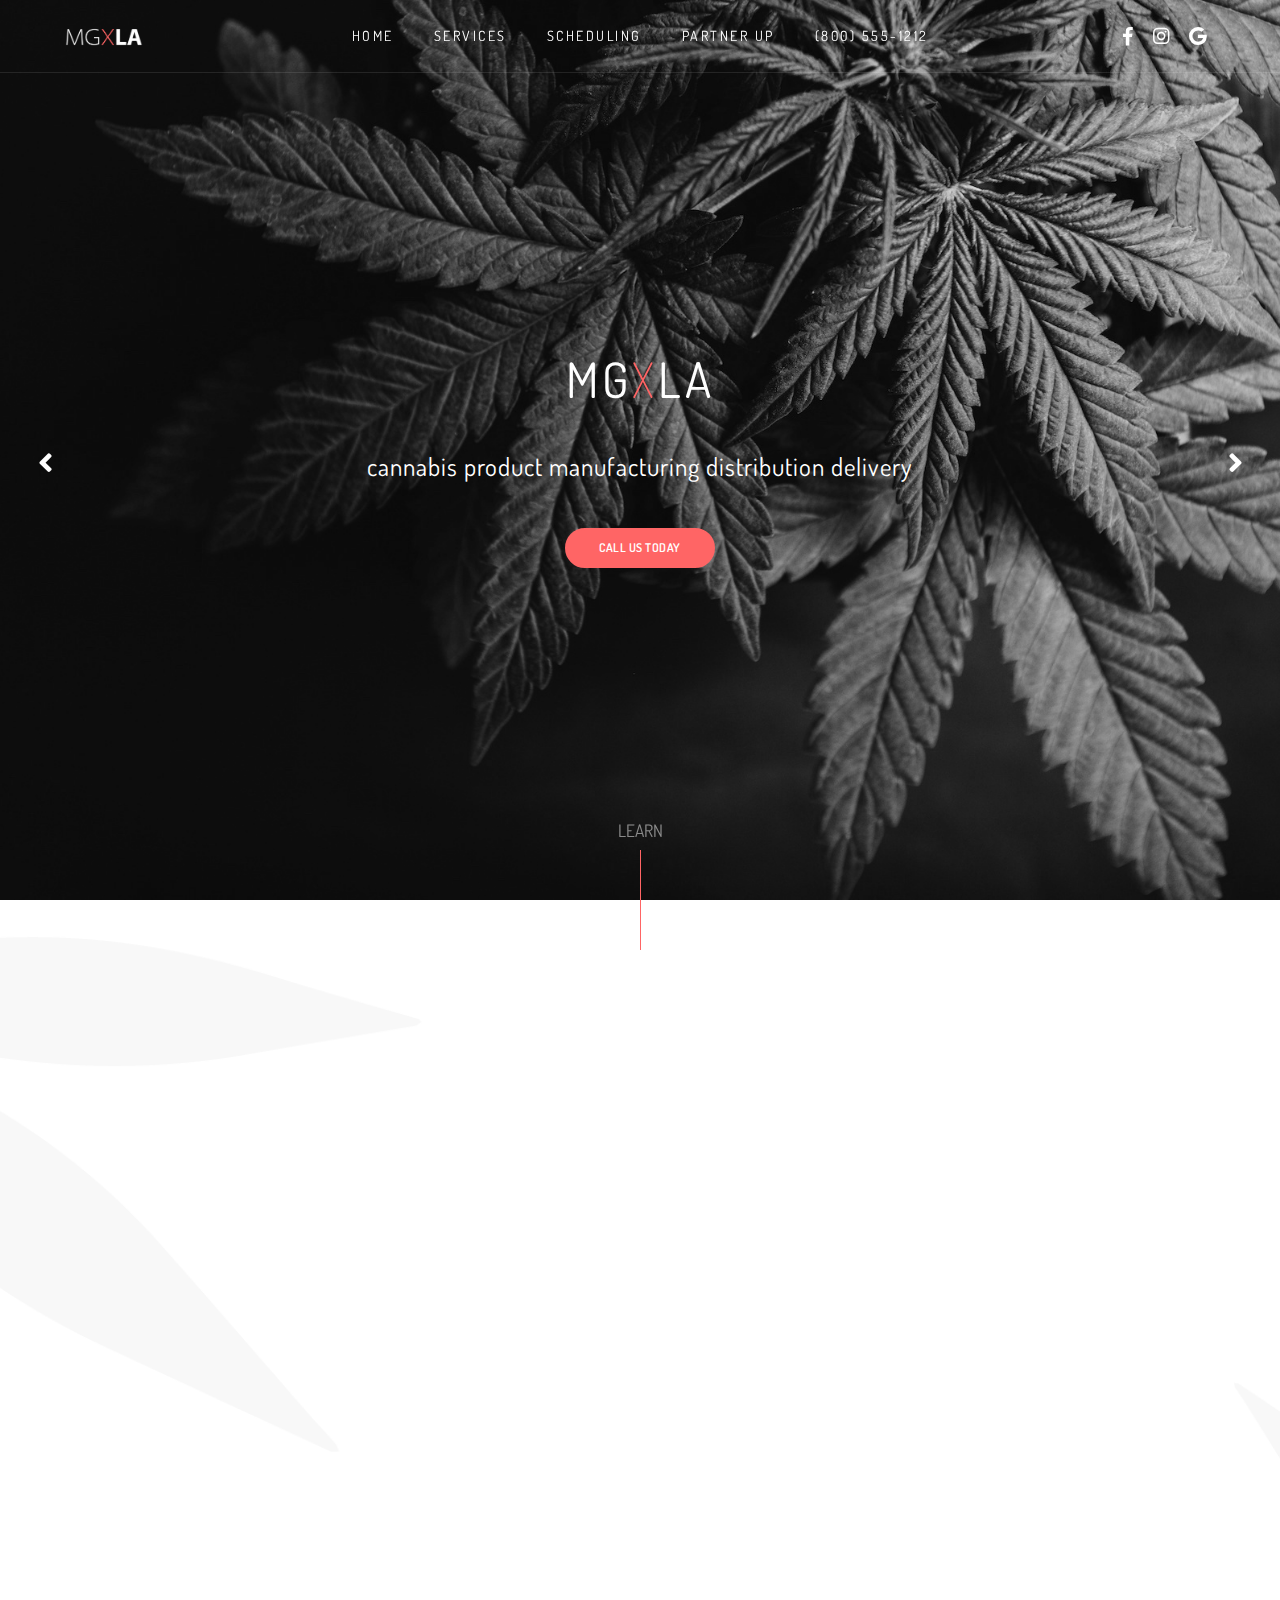
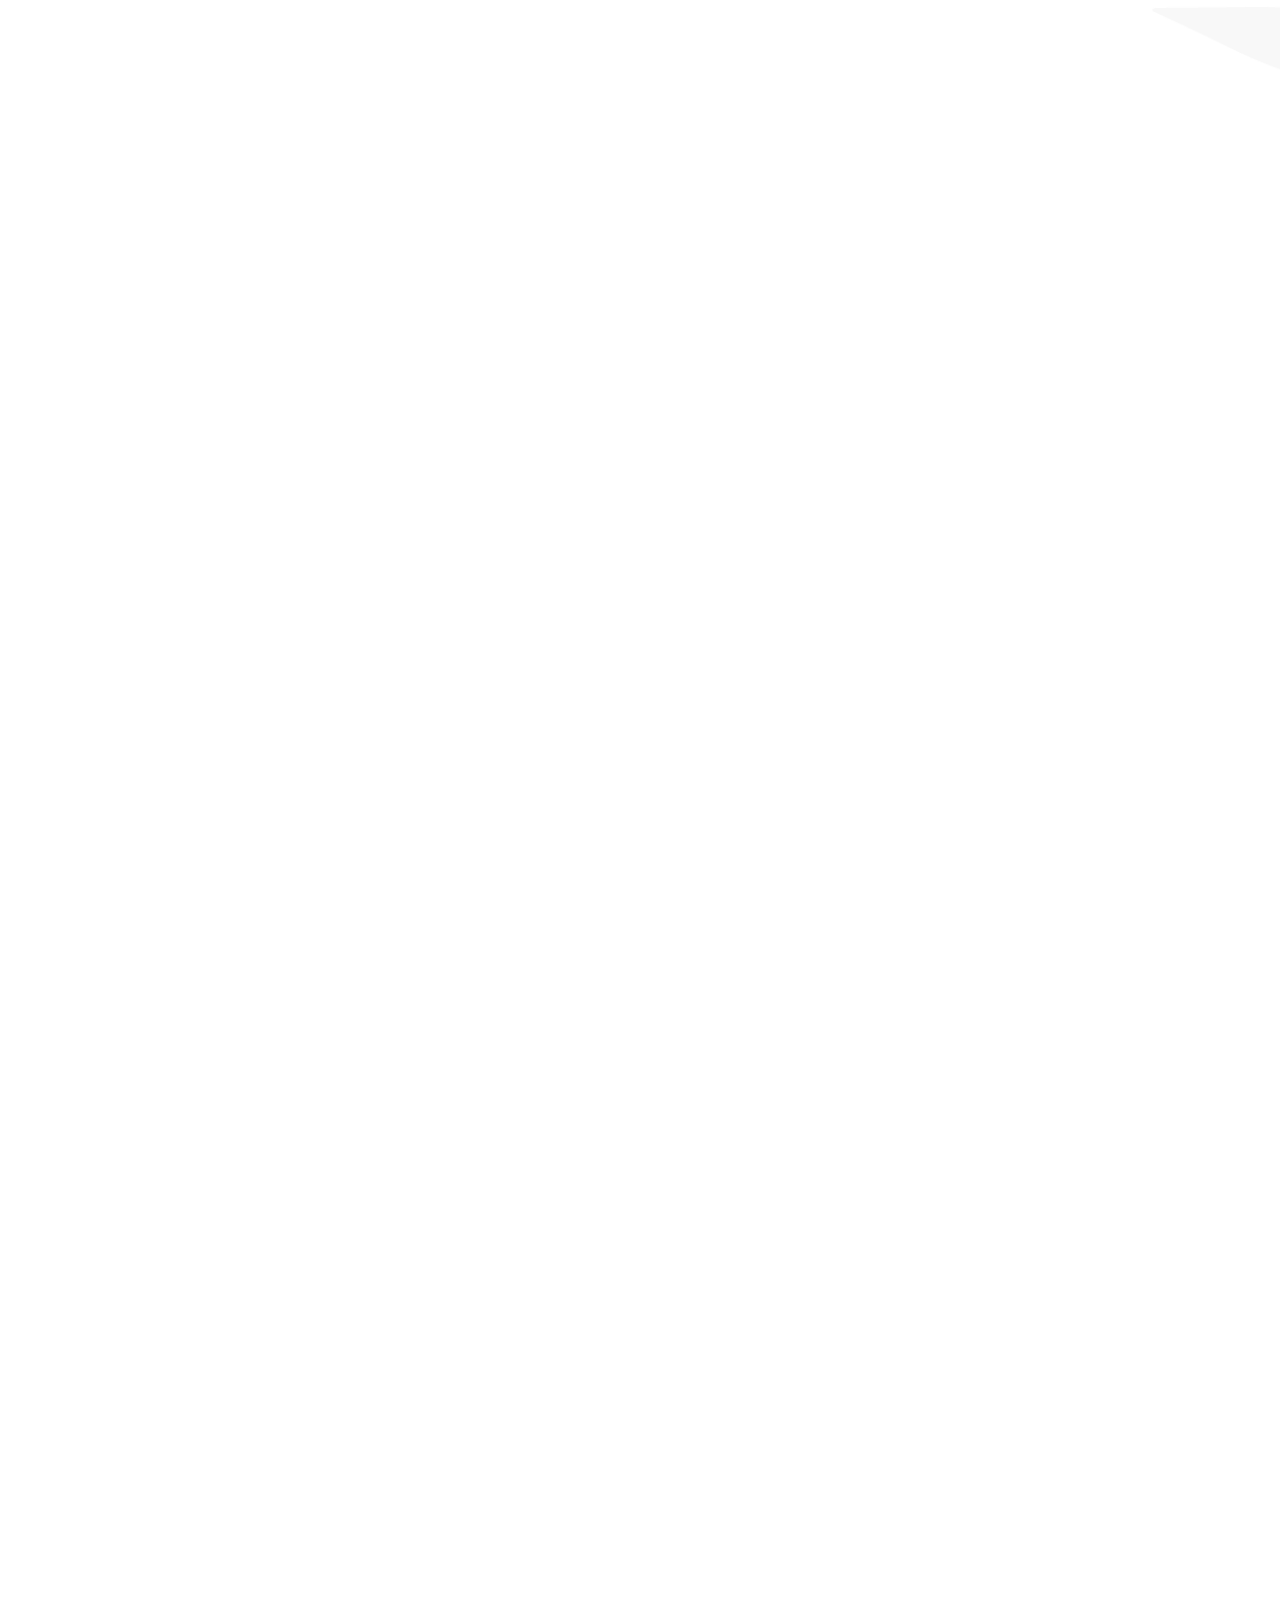
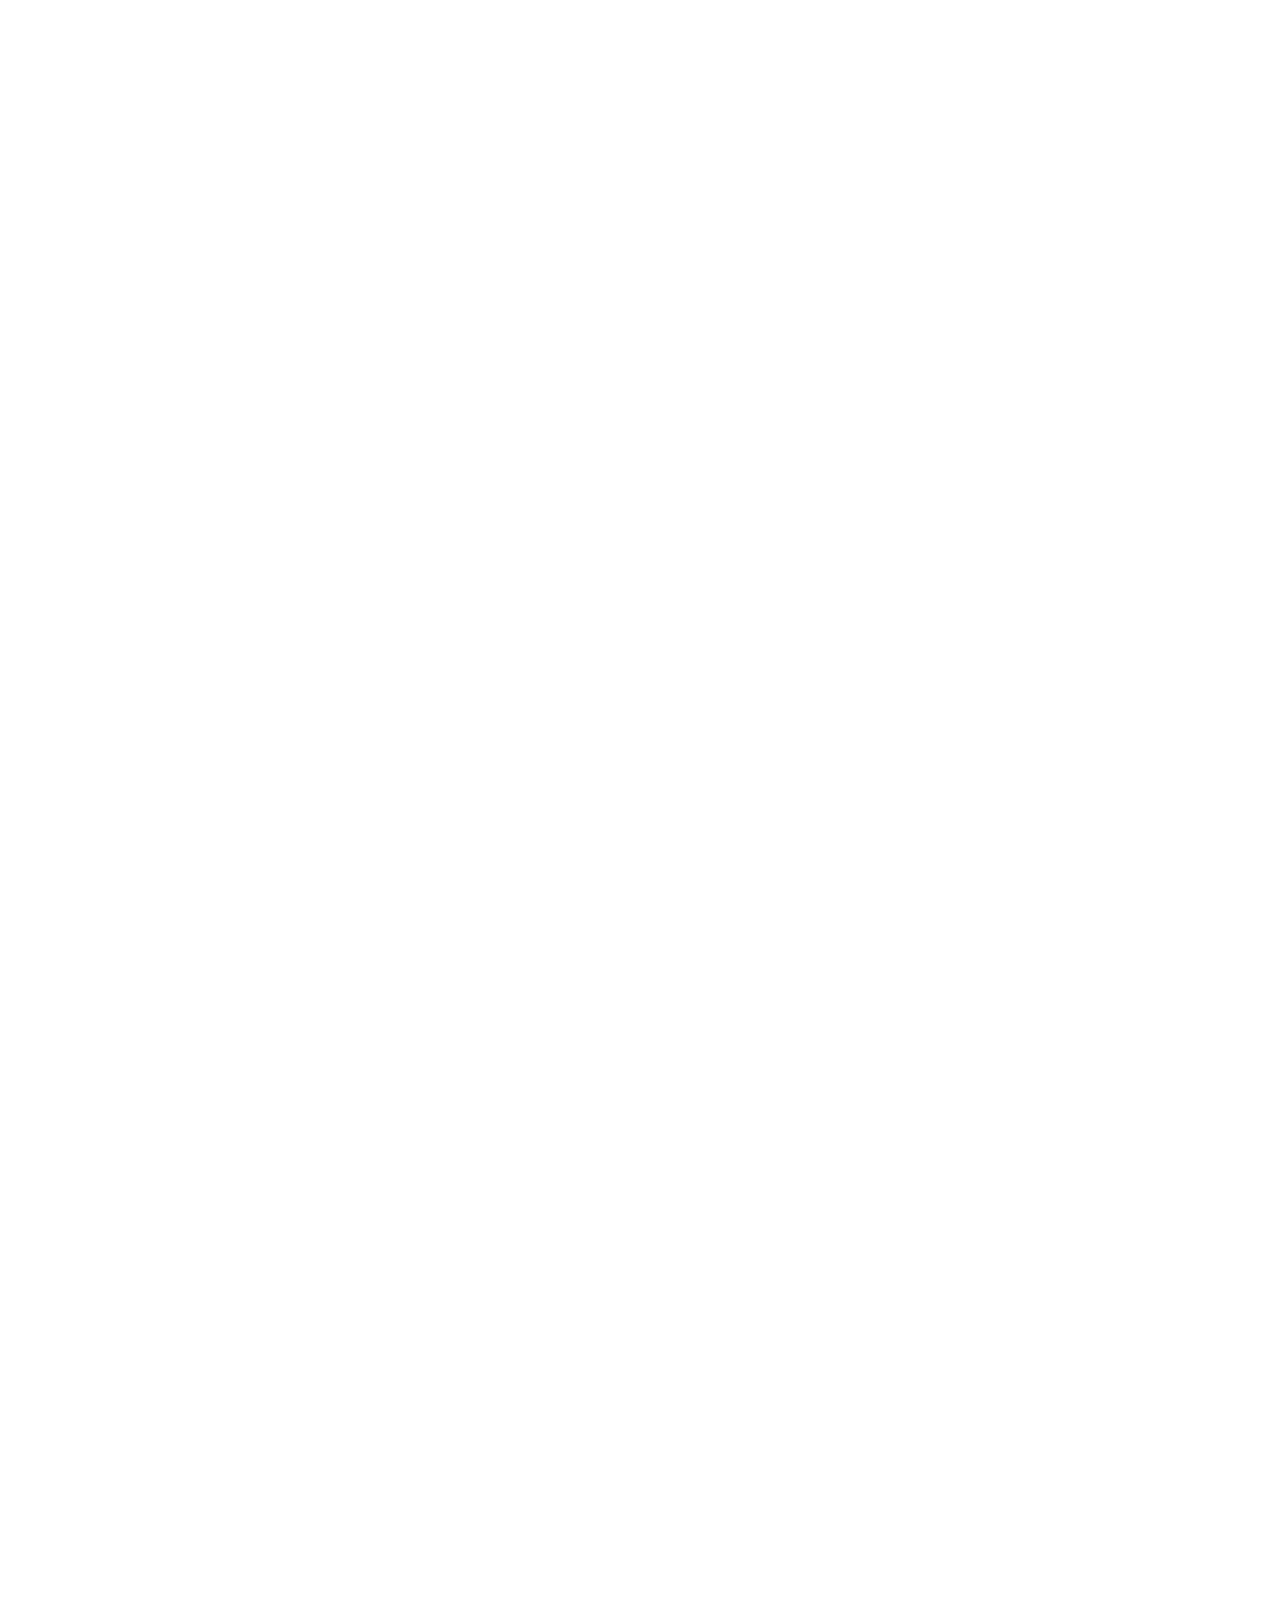
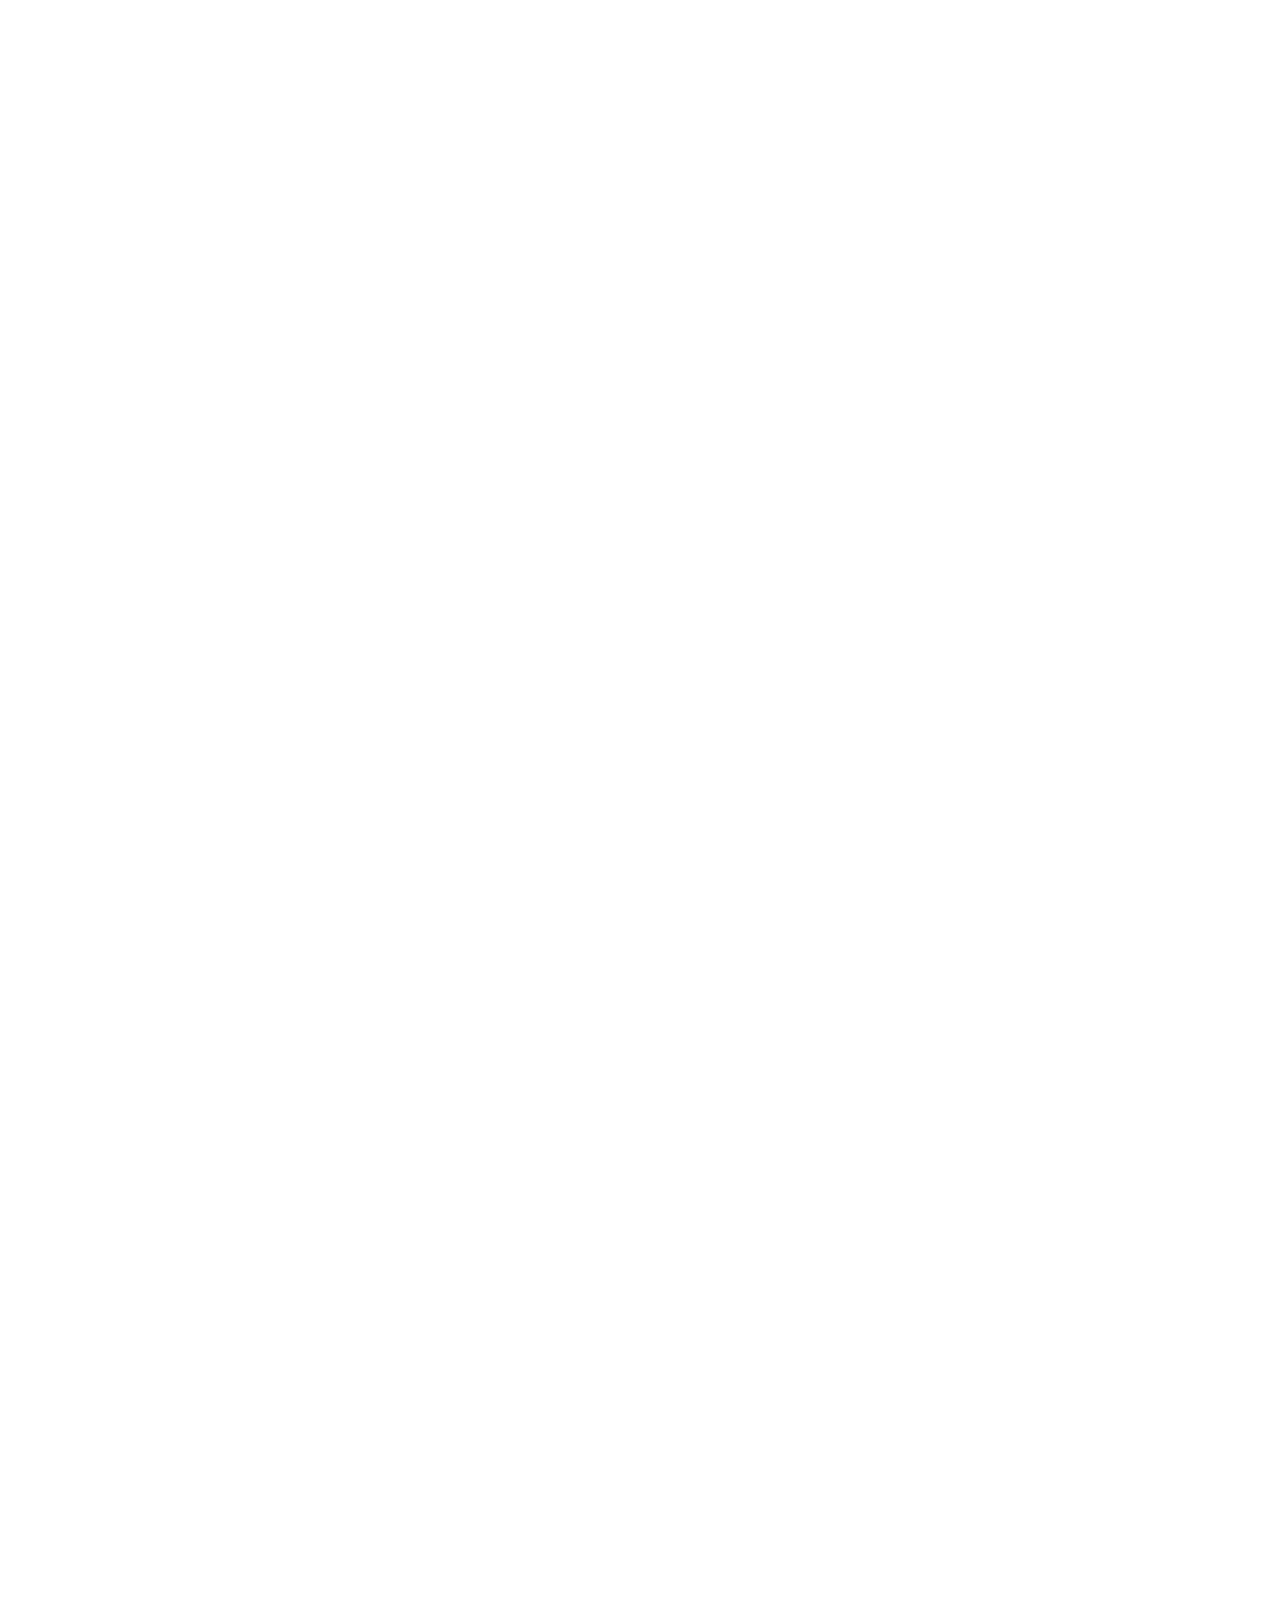
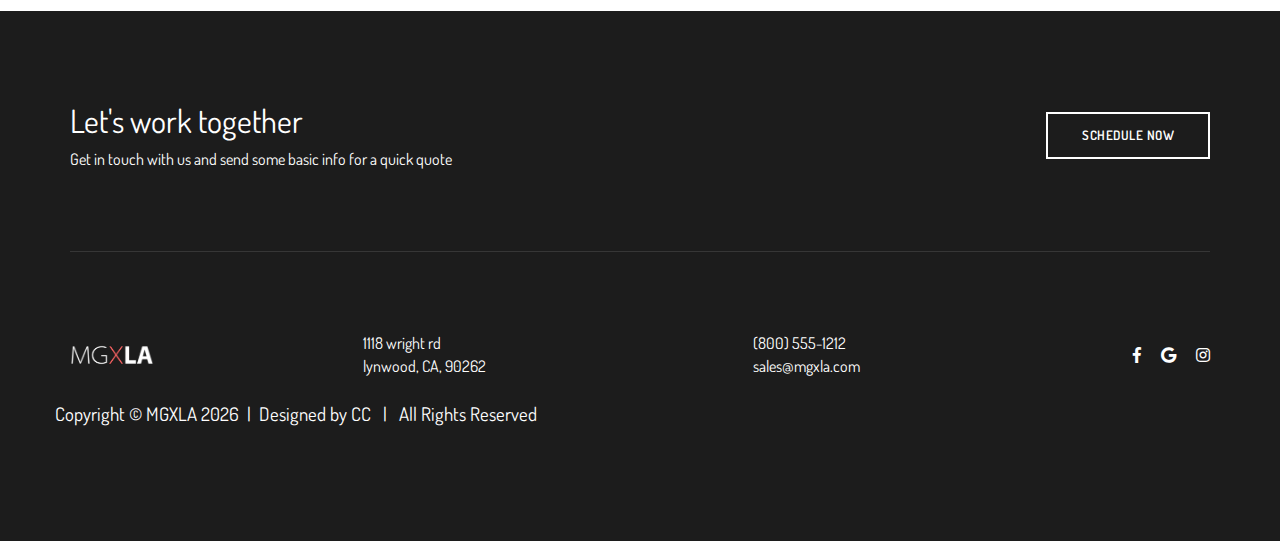
<file: index.html>
<!doctype html>
<html class="no-js" lang="en">
    <head>
        <!-- title -->
        <title>MGXLA | Extracts Distribution Packaging</title>
        <meta charset="utf-8">
        <meta http-equiv="X-UA-Compatible" content="IE=edge" />
        <meta name="viewport" content="width=device-width,initial-scale=1.0,maximum-scale=1" />
        <meta name="author" content="chameleon collabo">
        <!-- description -->
        <meta name="description" content="MGXLA extracts Los angeles based ">
        <!-- keywords -->
        <meta name="keywords" content="">
        <!-- favicon -->
        <link rel="shortcut icon" href="images/favicon.png">
        <link rel="apple-touch-icon" href="images/apple-touch-icon-57x57.png">
        <link rel="apple-touch-icon" sizes="72x72" href="images/apple-touch-icon-72x72.png">
        <link rel="apple-touch-icon" sizes="114x114" href="images/apple-touch-icon-114x114.png">
        <!-- animation -->
        <link rel="stylesheet" href="css/animate.css" />
        <!-- bootstrap -->
        <link rel="stylesheet" href="css/bootstrap.min.css" />
        <!-- et line icon -->
        <link rel="stylesheet" href="css/et-line-icons.css" />
        <!-- font-awesome icon -->
        <link rel="stylesheet" href="css/font-awesome.min.css" />
        <!-- themify icon -->
        <link rel="stylesheet" href="css/themify-icons.css" />
        <!-- swiper carousel -->
        <link rel="stylesheet" href="css/swiper.min.css" />
        <!-- justified gallery -->
        <link rel="stylesheet" href="css/justified-gallery.min.css" />
        <!-- magnific popup -->
        <link rel="stylesheet" href="css/magnific-popup.css" />
        <!-- revolution slider -->
        <link rel="stylesheet" type="text/css" href="revolution/css/settings.css" media="screen" />
        <link rel="stylesheet" type="text/css" href="revolution/css/layers.css" />
        <link rel="stylesheet" type="text/css" href="revolution/css/navigation.css" />
        <!-- bootsnav -->
        <link rel="stylesheet" href="css/bootsnav.css">
        <!-- style -->
        <link rel="stylesheet" href="css/style.css" />
        <link rel="stylesheet" href="css/cc-style.css" />
        <!-- responsive css -->
        <link rel="stylesheet" href="css/responsive.css" />
        <!--[if IE]>
            <script src="js/html5shiv.js"></script>
        <![endif]-->
    </head>
    <body>
        <!-- start header -->
        <header>
            <!-- start navigation -->
            <nav class="navbar navbar-default bootsnav navbar-fixed-top header-dark background-transparent nav-box-width white-link navbar-expand-lg menu-center border-white-light border-bottom">
                <div class="container-fluid nav-header-container">
                    <!-- start logo -->
                    <div class="col-auto col-lg-2 pl-0">
                        <a href="index.html" title="mgxla" class="logo"><img src="images/logo-black.png" data-rjs="images/logo-black.png" class="logo-dark" alt="mgxla"><img src="images/logo-white.png" data-rjs="images/logo-white.png" alt="mgxla" class="logo-light default"></a>
                    </div>
                    <!-- end logo -->
                    <div class="col accordion-menu pr-0 pr-md-3">
                        <button type="button" class="navbar-toggler collapsed" data-toggle="collapse" data-target="#navbar-collapse-toggle-1">
                            <span class="sr-only">toggle navigation</span>
                            <span class="icon-bar"></span>
                            <span class="icon-bar"></span>
                            <span class="icon-bar"></span>
                        </button>
                        <div class="navbar-collapse collapse justify-content-center" id="navbar-collapse-toggle-1">
                            <ul id="accordion" class="nav navbar-nav no-margin alt-font text-normal" data-in="fadeIn" data-out="fadeOut">
                                <!-- start menu item -->
                                <li class="dropdown megamenu-fw">
                                    <a href="#">Home</a><i class="fas fa-angle-down dropdown-toggle" data-toggle="dropdown" aria-hidden="true"></i>


                                </li>
                                <!-- end menu item -->
                                <li class="dropdown simple-dropdown"><a href="#">Services</a><i class="fas fa-angle-down dropdown-toggle" data-toggle="dropdown" aria-hidden="true"></i>
                                    <!-- start sub menu -->
                                    <ul class="dropdown-menu" role="menu">
                                        <li class="dropdown"><a class="dropdown-toggle" data-toggle="dropdown" href="#">products</a>
                                        </li>
                                        <li class="dropdown"><a class="dropdown-toggle" data-toggle="dropdown" href="#">distribution</a>
                                        </li>
                                        <li class="dropdown"><a class="dropdown-toggle" data-toggle="dropdown" href="#">manufacturing</a>
                                        </li>
                                        <li class="dropdown"><a class="dropdown-toggle" data-toggle="dropdown" href="#">delivery</a>
                                        </li>
                                    </ul>
                                </li>
                                <li class="dropdown megamenu-fw">
                                    <a href="#">Scheduling</a><i class="fas fa-angle-down dropdown-toggle" data-toggle="dropdown" aria-hidden="true"></i>
                                    <!-- start sub menu -->
                                    <div class="menu-back-div dropdown-menu megamenu-content mega-menu collapse mega-menu-full">
                                        <ul>
                                            <!-- start sub menu column  -->
                                            <li class="mega-menu-column col-lg-3"></li>
                                            <li class="mega-menu-column col-lg-3">
                                                <!-- start sub menu item  -->
                                                <ul>
                                                    <li class="dropdown-header">Schedule</li>
                                                    <li><a href="#">labs</a></li>
                                                    <li><a href="#">trucks</a></li>
                                                </ul>

                                                <!-- end sub menu item  -->
                                            </li>
                                            <!-- end sub menu column -->

                                            <!-- start sub menu column  -->
                                            <li class="mega-menu-column col-lg-3 d-none d-lg-block">
                                                <!-- start sub menu item  -->
                                                <ul>
                                                    <li>
                                                        <a href="#" class="menu-banner-image"><img src="images/menu-banner-01.png" alt="portfolio"/></a>
                                                    </li>
                                                    <li>
                                                        <a href="#" class="menu-banner-image"><img src="images/menu-banner-02.png" alt="portfolio"/></a>
                                                    </li>
                                                </ul>
                                                <!-- end sub menu item  -->
                                            </li>
                                            <li class="mega-menu-column col-lg-3"></li>
                                            <!-- end sub menu column  -->
                                        </ul>
                                        <!-- end sub menu -->
                                    </div>
                                </li>

                                <li class="dropdown megamenu-fw">
                                    <a href="contact-form.html">partner up</a><i class="fas fa-angle-down dropdown-toggle" data-toggle="dropdown" aria-hidden="true"></i>
                                    <!-- start sub menu -->

                                </li>
                                <li class="dropdown megamenu-fw">
                                    <a href="#">(800) 555-1212</a><i class="fas fa-angle-down dropdown-toggle" data-toggle="dropdown" aria-hidden="true"></i>
                                    <!-- start sub menu -->

                                </li>
                            </ul>
                        </div>
                    </div>
                    <div class="col-auto col-lg-2 pr-0 text-right">
                        <div class="header-social-icon d-none d-md-inline-block no-border-left no-padding-left no-margin-left">
                            <a href="https://www.facebook.com/" title="Facebook" target="_blank"><i class="fab fa-facebook-f" aria-hidden="true"></i></a>
                            <a href="https://twitter.com/" title="Twitter" target="_blank"><i class="fab fa-instagram"></i></a>
                            <a href="https://dribbble.com/" title="Dribbble" target="_blank"><i class="fab fa-google"></i></a>
                        </div>
                    </div>
                </div>
            </nav>
            <!-- end navigation -->
        </header>
        <!-- end header -->
        <!-- start slider section -->
        <section class="p-0 main-slider h-100 position-relative overflow-visible mobile-height wow fadeIn">
            <div class="swiper-full-screen swiper-container h-100 w-100 white-move">
                <div class="swiper-wrapper">
                    <!-- start slider item -->
                    <div class="swiper-slide cover-background" style="background-image:url('images/chameleon/mgxla-hp-1.jpg');">
                        <div class="container position-relative full-screen">
                            <div class="slider-typography text-center">
                                <div class="slider-text-middle-main">
                                    <div class="slider-text-middle">
                                        <h1 class="alt-font text-white-2 font-weight-400 title-large margin-two-bottom width-60 mx-auto lg-width-80 md-margin-four-bottom sm-width-90 sm-margin-15px-bottom sm-letter-spacing-0">
                                          MG<span class="cc-red-char">X</span>LA
                                        </h1>
                                        <h6 class="text-white-2 padding-ten-lr font-weight-400 letter-spacing-1 margin-four-bottom md-margin-four-bottom sm-margin-20px-bottom">cannabis product manufacturing distribution delivery </h6>
                                        <div><a href="#" target="_blank" class="btn btn-deep-pink btn-rounded btn-medium no-margin-lr">call us today</a></div>
                                    </div>
                                </div>
                            </div>
                        </div>
                    </div>
                    <!-- end slider item -->
                    <!-- start slider item -->
                    <div class="swiper-slide cover-background" style="background-image:url('images/chameleon/mgxla-hp-2.jpg');">
                        <div class="container position-relative full-screen">
                            <div class="slider-typography text-center">
                                <div class="slider-text-middle-main">
                                    <div class="slider-text-middle">
                                        <h1 class="alt-font text-white-2 font-weight-400 title-large margin-two-bottom width-60 mx-auto lg-width-80 md-margin-four-bottom sm-width-90 sm-margin-15px-bottom sm-letter-spacing-0">cannabis logistics</h1>
                                        <h6 class="text-white-2 padding-ten-lr font-weight-400 margin-four-bottom md-margin-four-bottom sm-margin-20px-bottom">extraction kitchen storage</h6>
                                        <div><a href="#" target="_blank" class="btn btn-deep-pink btn-rounded btn-medium no-margin-lr">email us</a></div>
                                    </div>
                                </div>
                            </div>
                        </div>
                    </div>
                    <!-- end slider item -->
                </div>
                <div class="swiper-pagination swiper-pagination-square swiper-pagination-white swiper-full-screen-pagination d-none"></div>
                <div class="swiper-button-next slider-small-arrow-white"><i class="fas fa-angle-right pull-right"></i></div>
                <div class="swiper-button-prev slider-small-arrow-white"><i class="fas fa-angle-left pull-right"></i></div>
                <!-- end slider pagination -->
            </div>
            <!-- scroll down arrow -->
            <div class="scroll-down-section text-center"><a href="#about" class="inner-link text-uppercase text-small text-white-2 text-white-2-hover opacity5 margin-10px-bottom display-inline-block">learn</a><div class="separator-line-verticle-large bg-deep-pink m-auto"></div></div>
            <!-- start slider pagination -->
        </section>
        <!-- end slider section -->
        <!-- start about section -->
        <section id="about" class="wow fadeIn cover-background" style="background-image:url('images/chameleon/mgxla-about-bg.png');">
            <div class="container">
                <div class="row align-items-center">
                    <div class="col-12 col-lg-6 col-md-6 text-center sm-margin-35px-bottom wow fadeIn">
                        <img src="images/chameleon/mgxla-about-main.png" alt="" class="w-100">
                    </div>
                    <div class="col-12 col-lg-6 col-md-6 padding-six-lr lg-padding-15px-lr text-center text-md-left wow fadeIn" data-wow-delay="0.2s">
                        <h3 class="font-weight-400 alt-font text-extra-dark-gray cc-letter-spacing-heading">Lorem Ipsum</h3>
                        <p class="letter-spacing-1 font-weight-400">Lorem Ipsum is simply dummy text of the printing and typesetting industry. Lorem Ipsum has been the industry’s standard dummy text ever since. Lorem Ipsum has been the industry. Lorem Ipsum has been the industry’s standard dummy text since.</p>
                        <a href="#" class="btn btn-small btn-rounded btn-dark-gray margin-20px-top sm-margin-5px-top">call today</a>
                    </div>
                </div>
            </div>
        </section>
        <!-- end about section -->
        <!-- start feature section -->
        <section class="wow fadeIn cover-background" style="background-image:url('images/chameleon/mgxla-steps-bg.jpg');">
            <div class="container">
                <div class="row justify-content-center">
                    <div class="col-12 col-xl-5 col-md-6 margin-eight-bottom md-margin-40px-bottom sm-margin-30px-bottom text-center">
                        <div class="alt-font text-medium-gray margin-15px-bottom text-uppercase text-small">Lorem Ipsum has been</div>
                        <h5 class="font-weight-400 alt-font text-extra-dark-gray cc-letter-spacing-heading">Lorem Ipsum</h5>
                    </div>
                </div>
                <div class="row">
                    <!-- start feature box item -->
                    <div class="col-12 col-lg-4 col-md-4 sm-margin-30px-bottom wow fadeIn">
                        <div class="bg-white text-center border-radius-10 padding-eighteen-all position-relative lg-padding-twelve-all">
                            <h4 class="text-light-gray text-deep-pink alt-font font-weight-300 margin-20px-bottom">01</h4>
                            <div class="alt-font text-large text-extra-dark-gray margin-10px-bottom md-margin-5px-bottom font-weight-600">contact</div>
                            <p>Lorem Ipsum Lorem Ipsum has been Lorem Ipsum has beenLorem Ipsum has been.</p>
                            <a href="#" class="btn btn-link text-extra-dark-gray text-deep-pink-hover btn-medium">view more</a>
                        </div>
                    </div>
                    <!-- end feature box item -->
                    <!-- start feature box item -->
                    <div class="col-12 col-lg-4 col-md-4 sm-margin-30px-bottom wow fadeIn" data-wow-delay="0.2s">
                        <div class="bg-white text-center border-radius-10 padding-eighteen-all position-relative lg-padding-twelve-all">
                            <h4 class="text-light-gray text-deep-pink alt-font font-weight-300 margin-20px-bottom">02</h4>
                            <div class="alt-font text-large text-extra-dark-gray margin-10px-bottom md-margin-5px-bottom font-weight-600">consultation</div>
                            <p>Lorem Ipsum Lorem Ipsum has been Lorem Ipsum has beenLorem Ipsum has been.</p>
                            <a href="#" class="btn btn-link text-extra-dark-gray text-deep-pink-hover btn-medium">view more</a>
                        </div>
                    </div>
                    <!-- end feature box item -->
                    <!-- start feature box item -->
                    <div class="col-12 col-lg-4 col-md-4 wow fadeIn" data-wow-delay="0.4s">
                        <div class="bg-white text-center border-radius-10 padding-eighteen-all position-relative lg-padding-twelve-all">
                            <h4 class="text-light-gray text-deep-pink alt-font font-weight-300 margin-20px-bottom">03</h4>
                            <div class="alt-font text-large text-extra-dark-gray margin-10px-bottom md-margin-5px-bottom font-weight-600">results</div>
                            <p>Lorem Ipsum Lorem Ipsum has been Lorem Ipsum has beenLorem Ipsum has been.</p>
                            <a href="#" class="btn btn-link text-extra-dark-gray text-deep-pink-hover btn-medium">view more</a>
                        </div>
                    </div>
                    <!-- end feature box item -->
                </div>
            </div>
        </section>
        <!-- end feature section -->
        <!-- start portfolio section -->
        <section class="wow fadeIn no-padding-bottom">
            <div class="container">
                <div class="row justify-content-center">
                    <div class="col-12 col-xl-5 col-md-6 margin-eight-bottom md-margin-40px-bottom sm-margin-30px-bottom text-center">
                        <div class="alt-font text-medium-gray margin-15px-bottom text-uppercase text-small">Our capabilities</div>
                        <h5 class="font-weight-400 alt-font text-extra-dark-gray cc-letter-spacing-heading">explore</h5>
                    </div>
                </div>
            </div>
            <div class="container-fluid">
                <div class="row">
                    <div class="filter-content overflow-hidden w-100 sm-padding-15px-lr">
                        <ul class="portfolio-grid work-4col gutter-medium hover-option7">
                            <li class="grid-sizer"></li>
                            <!-- start portfolio item -->
                            <li class="grid-item wow fadeInUp">
                                <a href="#">
                                    <figure>
                                        <div class="portfolio-img"><img src="images/chameleon/mgxla-service-block-products-extracts.jpg" alt=""/></div>
                                        <figcaption>
                                            <div class="portfolio-hover-main text-center last-paragraph-no-margin">
                                                <div class="portfolio-hover-box align-middle">
                                                    <div class="portfolio-hover-content position-relative">
                                                        <span class="font-weight-600 alt-font text-uppercase margin-one-bottom d-block text-extra-dark-gray">extraction</span>
                                                        <!-- <p class="text-medium-gray text-uppercase text-extra-small">lorem ipsum lorem ipsum</p> -->
                                                    </div>
                                                </div>
                                            </div>
                                        </figcaption>
                                    </figure>
                                </a>
                            </li>
                            <!-- end portfolio item -->
                            <!-- start portfolio item -->
                            <li class="grid-item wow fadeInUp" data-wow-delay="0.2s">
                                <a href="#">
                                    <figure>
                                        <div class="portfolio-img"><img src="images/chameleon/mgxla-service-block-distribution-1.jpg" alt=""/></div>
                                        <figcaption>
                                            <div class="portfolio-hover-main text-center last-paragraph-no-margin">
                                                <div class="portfolio-hover-box align-middle">
                                                    <div class="portfolio-hover-content position-relative">
                                                        <span class="font-weight-600 alt-font text-uppercase margin-one-bottom d-block text-extra-dark-gray">
                                                          distribution
                                                        </span>
                                                        <!-- <p class="text-medium-gray text-uppercase text-extra-small">lorem ipsum lorem ipsum</p> -->
                                                    </div>
                                                </div>
                                            </div>
                                        </figcaption>
                                    </figure>
                                </a>
                            </li>
                            <!-- end portfolio item -->
                            <!-- start portfolio item -->
                            <li class="grid-item wow fadeInUp" data-wow-delay="0.4s">
                                <a href="#">
                                    <figure>
                                        <div class="portfolio-img"><img src="images/chameleon/mgxla-service-block-manufacturing-1.jpg" alt=""/></div>
                                        <figcaption>
                                            <div class="portfolio-hover-main text-center last-paragraph-no-margin">
                                                <div class="portfolio-hover-box align-middle">
                                                    <div class="portfolio-hover-content position-relative">
                                                        <span class="font-weight-600 alt-font text-uppercase margin-one-bottom d-block text-extra-dark-gray">manufacturing</span>
                                                        <!-- <p class="text-medium-gray text-uppercase text-extra-small">Branding and Identity</p> -->
                                                    </div>
                                                </div>
                                            </div>
                                        </figcaption>
                                    </figure>
                                </a>
                            </li>
                            <!-- end portfolio item -->
                            <!-- start portfolio item -->
                            <li class="grid-item wow fadeInUp" data-wow-delay="0.6s">
                                <a href="#">
                                    <figure>
                                        <div class="portfolio-img"><img src="images/chameleon/mgxla-service-block-delivery-2.jpg" alt=""/></div>
                                        <figcaption>
                                            <div class="portfolio-hover-main text-center last-paragraph-no-margin">
                                                <div class="portfolio-hover-box align-middle">
                                                    <div class="portfolio-hover-content position-relative">
                                                        <span class="font-weight-600 alt-font text-uppercase margin-one-bottom d-block text-extra-dark-gray">delivery</span>
                                                        <!-- <p class="text-medium-gray text-uppercase text-extra-small">Web and Photography</p> -->
                                                    </div>
                                                </div>
                                            </div>
                                        </figcaption>
                                    </figure>
                                </a>
                            </li>
                            <!-- end portfolio item -->
                            <!-- start portfolio-item item -->
                            <li class="grid-item wow fadeInUp">
                                <a href="#">
                                    <figure>
                                        <div class="portfolio-img"><img src="images/chameleon/mgxla-service-block-products-gummy-bear-production.jpg" alt=""/></div>
                                        <figcaption>
                                            <div class="portfolio-hover-main text-center last-paragraph-no-margin">
                                                <div class="portfolio-hover-box align-middle">
                                                    <div class="portfolio-hover-content position-relative">
                                                        <span class="font-weight-600 alt-font text-uppercase margin-one-bottom d-block text-extra-dark-gray">Gummy Infused</span>
                                                        <!-- <p class="text-medium-gray text-uppercase text-extra-small">lorem ipsum lorem ipsum</p> -->
                                                    </div>
                                                </div>
                                            </div>
                                        </figcaption>
                                    </figure>
                                </a>
                            </li>
                            <!-- end portfolio item -->
                            <!-- start portfolio item -->
                            <li class="grid-item wow fadeInUp" data-wow-delay="0.2s">
                                <a href="#">
                                    <figure>
                                        <div class="portfolio-img"><img src="images/chameleon/mgxla-service-block-manufacturing-2.jpg" alt=""/></div>
                                        <figcaption>
                                            <div class="portfolio-hover-main text-center last-paragraph-no-margin">
                                                <div class="portfolio-hover-box align-middle">
                                                    <div class="portfolio-hover-content position-relative">
                                                        <span class="font-weight-600 alt-font text-uppercase margin-one-bottom d-block text-extra-dark-gray">manufacturing</span>
                                                        <!-- <p class="text-medium-gray text-uppercase text-extra-small">Branding and Brochure</p> -->
                                                    </div>
                                                </div>
                                            </div>
                                        </figcaption>
                                    </figure>
                                </a>
                            </li>
                            <!-- end portfolio item -->
                            <!-- start portfolio item -->
                            <li class="grid-item wow fadeInUp" data-wow-delay="0.4s">
                                <a href="#">
                                    <figure>
                                        <div class="portfolio-img"><img src="images/chameleon/mgxla-service-block-distribution-2.jpg" alt=""/></div>
                                        <figcaption>
                                            <div class="portfolio-hover-main text-center last-paragraph-no-margin">
                                                <div class="portfolio-hover-box align-middle">
                                                    <div class="portfolio-hover-content position-relative">
                                                        <span class="font-weight-600 alt-font text-uppercase margin-one-bottom d-block text-extra-dark-gray">distribution</span>
                                                        <!-- <p class="text-medium-gray text-uppercase text-extra-small">Branding and Identity</p> -->
                                                    </div>
                                                </div>
                                            </div>
                                        </figcaption>
                                    </figure>
                                </a>
                            </li>
                            <!-- end portfolio item -->
                            <!-- start portfolio item -->
                            <li class="grid-item wow fadeInUp" data-wow-delay="0.6s">
                                <a href="#">
                                    <figure>
                                        <div class="portfolio-img"><img src="images/chameleon/mgxla-service-block-delivery-1.jpg" alt=""/></div>
                                        <figcaption>
                                            <div class="portfolio-hover-main text-center last-paragraph-no-margin">
                                                <div class="portfolio-hover-box align-middle">
                                                    <div class="portfolio-hover-content position-relative">
                                                        <span class="font-weight-600 alt-font text-uppercase margin-one-bottom d-block text-extra-dark-gray">delivery</span>
                                                        <!-- <p class="text-medium-gray text-uppercase text-extra-small">Web and Photography</p> -->
                                                    </div>
                                                </div>
                                            </div>
                                        </figcaption>
                                    </figure>
                                </a>
                            </li>
                            <!-- end portfolio item -->
                        </ul>
                    </div>
                </div>
            </div>
        </section>
        <!-- end portfolio section -->
        <!-- start our services box -->
        <section class="wow fadeIn">
            <div class="container">
                <div class="row align-items-center">
                    <div class="col-12 col-xl-6 col-lg-5 col-md-12 padding-eight-right text-center text-lg-left lg-padding-five-right md-padding-fifteen-lr md-margin-80px-bottom sm-padding-15px-lr sm-margin-50px-bottom wow fadeIn" data-wow-delay="0.2s">
                        <div class="alt-font text-medium-gray margin-15px-bottom text-uppercase text-small">Our services</div>
                        <h4 class="font-weight-400 alt-font text-extra-dark-gray cc-letter-spacing-heading margin-35px-bottom sm-margin-25px-bottom">How we can help</h4>
                        <p class="width-80 lg-width-100">Lorem Ipsum is simply dummy text of the printing and typesetting industry. Lorem Ipsum has been industry's standard dummy text ever since when an unknown.</p>
                        <a href="#" class="btn btn-small btn-rounded btn-transparent-dark-gray margin-10px-top">contact us</a>
                    </div>
                    <div class="col-12 col-xl-6 col-lg-7 col-md-12">
                        <div class="row">
                            <div class="col-12 col-xl-6 col-md-6 text-center">
                                <div class="row">
                                    <!-- start feature box item -->
                                    <div class="col-12 margin-30px-bottom wow fadeIn">
                                        <div class="feature-box-18 bg-light-gray text-center border-radius-8 overflow-hidden z-index-0 position-relative padding-fifteen-lr padding-twenty-two-tb sm-padding-fifteen-tb last-paragraph-no-margin">
                                            <i class="icon-beaker text-deep-pink icon-large margin-25px-bottom"></i>
                                            <div class="alt-font text-medium text-extra-dark-gray margin-10px-bottom md-margin-5px-bottom font-weight-700">extraction</div>
                                            <p>Lorem Ipsum is simply dummy printing typesetting industry.</p>
                                            <div class="feature-box-overlay bg-deep-pink"></div>
                                        </div>
                                    </div>
                                    <!-- end feature box item -->
                                    <!-- start feature box item -->
                                    <div class="col-12 wow fadeIn" data-wow-delay="0.2s">
                                        <div class="feature-box-18 bg-light-gray text-center border-radius-8 overflow-hidden z-index-0 position-relative padding-fifteen-lr padding-twenty-two-tb sm-padding-fifteen-tb last-paragraph-no-margin">
                                            <i class="icon-map-pin text-deep-pink icon-large margin-25px-bottom"></i>
                                            <div class="alt-font text-medium text-extra-dark-gray margin-10px-bottom md-margin-5px-bottom font-weight-700">delivery</div>
                                            <p>Lorem Ipsum is simply dummy printing typesetting industry.</p>
                                            <div class="feature-box-overlay bg-deep-pink"></div>
                                        </div>
                                    </div>
                                    <!-- end feature box item -->
                                </div>
                            </div>
                            <div class="col-12 col-xl-6 col-md-6 text-center">
                                <div class="row">
                                    <!-- start feature box item -->
                                    <div class="col-12 margin-40px-top margin-30px-bottom sm-margin-30px-top wow fadeIn" data-wow-delay="0.4s">
                                        <div class="feature-box-18 bg-light-gray text-center border-radius-8 overflow-hidden z-index-0 position-relative padding-fifteen-lr padding-twenty-two-tb sm-padding-fifteen-tb last-paragraph-no-margin">
                                            <i class="icon-layers text-deep-pink icon-large margin-25px-bottom"></i>
                                            <div class="alt-font text-medium text-extra-dark-gray margin-10px-bottom md-margin-5px-bottom font-weight-700">packaging</div>
                                            <p>Lorem Ipsum is simply dummy printing typesetting industry.</p>
                                            <div class="feature-box-overlay bg-deep-pink"></div>
                                        </div>
                                    </div>
                                    <!-- end feature box item -->
                                    <!-- start feature box item -->
                                    <div class="col-12 wow fadeIn" data-wow-delay="0.6s">
                                        <div class="feature-box-18 bg-light-gray text-center border-radius-8 overflow-hidden z-index-0 position-relative padding-fifteen-lr padding-twenty-two-tb sm-padding-fifteen-tb last-paragraph-no-margin">
                                            <i class="icon-shield text-deep-pink icon-large margin-25px-bottom"></i>
                                            <div class="alt-font text-medium text-extra-dark-gray margin-10px-bottom md-margin-5px-bottom font-weight-700">secure</div>
                                            <p>Lorem Ipsum is simply dummy printing typesetting industry.</p>
                                            <div class="feature-box-overlay bg-deep-pink"></div>
                                        </div>
                                    </div>
                                    <!-- end feature box item -->
                                </div>
                            </div>
                        </div>
                    </div>
                </div>
            </div>
        </section>
        <!-- end our services box -->

        <!-- start teamwork section -->
        <section class="big-section cover-background height-850px lg-height-700px sm-height-400px wow fadeIn" style="background-image:url('images/chameleon/mgxla-buds.jpg');">
            <div class="container">
                <div class="row justify-content-center">
                    <div class="col-12 col-xl-5 col-md-6 margin-eight-bottom md-margin-40px-bottom sm-margin-30px-bottom text-center">
                        <!-- <div class="alt-font text-medium-gray margin-15px-bottom text-uppercase text-small">Creative People</div> -->
                        <!-- <h5 class="font-weight-400 alt-font cc-red-char cc-letter-spacing-heading mb-0">Lorem ipsum boost growth</h5> -->
                    </div>
                </div>
            </div>
        </section>
        <!-- end teamwork section -->
        <!-- start blog section -->
        <section class="wow fadeIn">
            <div class="container">
                <div class="row justify-content-center">
                    <div class="col-12 col-xl-5 col-md-6 margin-eight-bottom md-margin-40px-bottom sm-margin-30px-bottom text-center">
                        <!-- <div class="alt-font text-medium-gray margin-15px-bottom text-uppercase text-small">Latest Blogs</div> -->
                        <h5 class="font-weight-400 alt-font text-extra-dark-gray cc-letter-spacing-heading mb-0">Schedule Portals</h5>
                    </div>
                </div>
                <div class="row hover-option4 blog-post-style3">
                    <!-- start blog post item -->
                    <div class="grid-item col-12 col-md-6 col-lg-4 md-margin-30px-bottom text-center text-md-left wow fadeInUp">
                        <div class="blog-post bg-light-gray">
                            <div class="blog-post-images overflow-hidden position-relative">
                                <a href="#">
                                    <img src="images/chameleon/mgxla-schedule-block-clock.jpg" alt="">
                                    <div class="blog-hover-icon"><span class="text-extra-large font-weight-300">schedule labs</span></div>
                                </a>
                            </div>
                            <div class="post-details padding-40px-all md-padding-20px-all">
                                <a href="#" class="alt-font post-title text-medium text-extra-dark-gray w-100 d-block lg-width-100 margin-15px-bottom">schedule labs</a>
                                <p>Lorem Ipsum is simply dummy text of the printing and typesetting industry. Lorem Ipsum standard dummy...</p>
                                <div class="separator-line-horrizontal-full bg-medium-gray margin-20px-tb"></div>
                                <div class="col-md-4 col-12 text-md-right text-sm-center">
                                    <a href="#" class="btn btn-small btn-rounded btn-dark-gray margin-20px-top sm-margin-5px-top">schedule now</a>
                                </div>

                            </div>
                        </div>
                    </div>
                    <!-- end blog post item -->
                    <!-- start blog post item -->
                    <div class="grid-item col-12 col-md-6 col-lg-4 md-margin-30px-bottom text-center text-md-left wow fadeInUp" data-wow-delay="0.2s">
                        <div class="blog-post bg-light-gray">
                            <div class="blog-post-images overflow-hidden position-relative">
                                <a href="#">
                                    <img src="images/chameleon/mgxla-schedule-block-partner.jpg" alt="">
                                    <div class="blog-hover-icon"><span class="text-extra-large font-weight-300">partner up</span></div>
                                </a>
                            </div>
                            <div class="post-details padding-40px-all md-padding-20px-all">
                                <a href="#" class="alt-font post-title text-medium text-extra-dark-gray w-100 d-block lg-width-100 margin-15px-bottom">become a partner</a>
                                <p>Lorem Ipsum is simply dummy text of the printing and typesetting industry. Lorem Ipsum standard dummy...</p>
                                <div class="separator-line-horrizontal-full bg-medium-gray margin-20px-tb"></div>
                                <div class="col-md-4 col-12 text-md-right text-sm-center">
                                    <a href="#" class="btn btn-small btn-rounded btn-dark-gray margin-20px-top sm-margin-5px-top">partner form</a>
                                </div>

                            </div>
                        </div>
                    </div>
                    <!-- end blog post item -->
                    <!-- start blog post item -->
                    <div class="grid-item col-12 col-md-6 col-lg-4 text-center text-md-left wow fadeInUp" data-wow-delay="0.4s">
                        <div class="blog-post bg-light-gray">
                            <div class="blog-post-images overflow-hidden position-relative">
                                <a href="#">
                                    <img src="images/chameleon/mgxla-schedule-block-clock.jpg" alt="">
                                    <div class="blog-hover-icon"><span class="text-extra-large font-weight-300">schedule truck</span></div>
                                </a>
                            </div>
                            <div class="post-details padding-40px-all md-padding-20px-all">
                                <a href="#" class="alt-font post-title text-medium text-extra-dark-gray w-100 d-block lg-width-100 margin-15px-bottom">schedule truck</a>
                                <p>Lorem Ipsum is simply dummy text of the printing and typesetting industry. Lorem Ipsum standard dummy....</p>
                                <div class="separator-line-horrizontal-full bg-medium-gray margin-20px-tb"></div>
                                <div class="col-md-4 col-12 text-md-right text-sm-center">
                                    <a href="#" class="btn btn-small btn-rounded btn-dark-gray margin-20px-top sm-margin-5px-top">schedule now</a>
                                </div>

                            </div>
                        </div>
                    </div>
                    <!-- end blog post item -->
                </div>
            </div>
        </section>
        <!-- end blog section -->
        <!-- start footer -->
        <footer class="footer-strip-dark bg-extra-dark-gray padding-90px-tb lg-padding-70px-tb md-padding-50px-tb sm-padding-40px-tb">
            <div class="container">
                <div class="row align-items-center sm-text-center">
                    <div class="col-md-8 col-12 sm-margin-30px-bottom">
                        <h5 class="text-white margin-5px-bottom">Let's work together</h5>
                        <span class="text-medium text-white">Get in touch with us and send some basic info for a quick quote</span>
                    </div>
                    <div class="col-md-4 col-12 text-md-right text-sm-center">
                        <span class="text-extra-large text-white text-light-gray d-inline-block sm-d-block"><a href="#" class="btn btn-large btn-transparent-white d-table d-lg-inline-block md-margin-lr-auto">schedule now</a></span>
                    </div>
                </div>
                <div class="border-top border-color-medium-dark-gray padding-80px-top margin-80px-top lg-padding-60px-top lg-margin-60px-top md-padding-50px-top md-margin-50px-top sm-padding-40px-top sm-margin-40px-top">
                    <div class="row align-items-center">
                        <!-- start logo -->
                        <div class="col-lg-3 col-md-12 md-text-center md-margin-50px-bottom sm-margin-30px-bottom">
                            <a href="index.html"><img class="footer-logo" src="images/logo-white.png" data-rjs="images/logo-white.png" alt="mgxla"></a>
                        </div>
                        <!-- end logo -->
                        <!-- start copyright -->
                        <div class="col-lg-4 col-md-5 col-12 sm-margin-30px-bottom text-medium text-white sm-text-center">
                            1118 wright rd<br>
                            lynwood, CA, 90262
                        </div>
                        <div class="col-lg-3 col-md-4 col-12 sm-margin-30px-bottom text-white text-medium sm-text-center">
                            (800) 555-1212<br>
                            <a href="mailto:sales@mgxla.com" class="text-white">sales@mgxla.com</a>
                        </div>
                        <!-- end copyright -->
                        <!-- start social media -->
                        <div class="col-lg-2 col-md-3 text-md-right sm-text-center">
                            <div class="social-icon-style-8 d-inline-block vertical-align-middle">
                                <ul class="small-icon mb-0">
                                    <li><a class="facebook text-white-2" href="https://www.facebook.com/" target="_blank"><i class="fab fa-facebook-f" aria-hidden="true"></i></a></li>
                                    <!-- <li><a class="twitter text-white-2" href="https://twitter.com/" target="_blank"><i class="fab fa-twitter"></i></a></li> -->
                                    <li><a class="google text-white-2" href="https://plus.google.com" target="_blank"><i class="fab fa-google"></i></a></li>
                                    <li><a class="instagram text-white-2" href="https://instagram.com/" target="_blank"><i class="fab fa-instagram mr-0" aria-hidden="true"></i></a></li>
                                </ul>
                            </div>
                        </div>
                        <!-- end social media -->
                    </div>
                    <br>
                    <div class="row align-items-center text-white">
                      <p>Copyright © MGXLA <script>document.write(new Date().getFullYear());</script>  |   <a href='https://chameleoncollabo.com' target='_blank' class="text-white">Designed by CC</a>   |   All Rights Reserved</p>

                    </div>
                </div>
            </div>
        </footer>
        <!-- end footer -->
        <!-- start scroll to top -->
        <a class="scroll-top-arrow" href="javascript:void(0);"><i class="ti-arrow-up"></i></a>
        <!-- end scroll to top -->
        <!-- javascript libraries -->
        <script type="text/javascript" src="js/jquery.js"></script>
        <script type="text/javascript" src="js/modernizr.js"></script>
        <script type="text/javascript" src="js/bootstrap.bundle.js"></script>
        <script type="text/javascript" src="js/jquery.easing.1.3.js"></script>
        <script type="text/javascript" src="js/skrollr.min.js"></script>
        <script type="text/javascript" src="js/smooth-scroll.js"></script>
        <script type="text/javascript" src="js/jquery.appear.js"></script>
        <!-- menu navigation -->
        <script type="text/javascript" src="js/bootsnav.js"></script>
        <script type="text/javascript" src="js/jquery.nav.js"></script>
        <!-- animation -->
        <script type="text/javascript" src="js/wow.min.js"></script>
        <!-- page scroll -->
        <script type="text/javascript" src="js/page-scroll.js"></script>
        <!-- swiper carousel -->
        <script type="text/javascript" src="js/swiper.min.js"></script>
        <!-- counter -->
        <script type="text/javascript" src="js/jquery.count-to.js"></script>
        <!-- parallax -->
        <script type="text/javascript" src="js/jquery.stellar.js"></script>
        <!-- magnific popup -->
        <script type="text/javascript" src="js/jquery.magnific-popup.min.js"></script>
        <!-- portfolio with shorting tab -->
        <script type="text/javascript" src="js/isotope.pkgd.min.js"></script>
        <!-- images loaded -->
        <script type="text/javascript" src="js/imagesloaded.pkgd.min.js"></script>
        <!-- pull menu -->
        <script type="text/javascript" src="js/classie.js"></script>
        <script type="text/javascript" src="js/hamburger-menu.js"></script>
        <!-- counter -->
        <script type="text/javascript" src="js/counter.js"></script>
        <!-- fit video -->
        <script type="text/javascript" src="js/jquery.fitvids.js"></script>

        <!-- skill bars -->
        <script type="text/javascript" src="js/skill.bars.jquery.js"></script>
        <!-- justified gallery -->
        <script type="text/javascript" src="js/justified-gallery.min.js"></script>
        <!-- pie chart -->
        <script type="text/javascript" src="js/jquery.easypiechart.min.js"></script>
        <!-- retina -->
        <script type="text/javascript" src="js/retina.min.js"></script>
        <!-- revolution -->
        <script type="text/javascript" src="revolution/js/jquery.themepunch.tools.min.js"></script>
        <script type="text/javascript" src="revolution/js/jquery.themepunch.revolution.min.js"></script>
        <!-- revolution slider extensions (load below extensions JS files only on local file systems to make the slider work! The following part can be removed on server for on demand loading) -->
        <!--<script type="text/javascript" src="revolution/js/extensions/revolution.extension.actions.min.js"></script>
        <script type="text/javascript" src="revolution/js/extensions/revolution.extension.carousel.min.js"></script>
        <script type="text/javascript" src="revolution/js/extensions/revolution.extension.kenburn.min.js"></script>
        <script type="text/javascript" src="revolution/js/extensions/revolution.extension.layeranimation.min.js"></script>
        <script type="text/javascript" src="revolution/js/extensions/revolution.extension.migration.min.js"></script>
        <script type="text/javascript" src="revolution/js/extensions/revolution.extension.navigation.min.js"></script>
        <script type="text/javascript" src="revolution/js/extensions/revolution.extension.parallax.min.js"></script>
        <script type="text/javascript" src="revolution/js/extensions/revolution.extension.slideanims.min.js"></script>
        <script type="text/javascript" src="revolution/js/extensions/revolution.extension.video.min.js"></script>-->
        <!-- setting -->
        <script type="text/javascript" src="js/main.js"></script>
    </body>
</html>
</file>
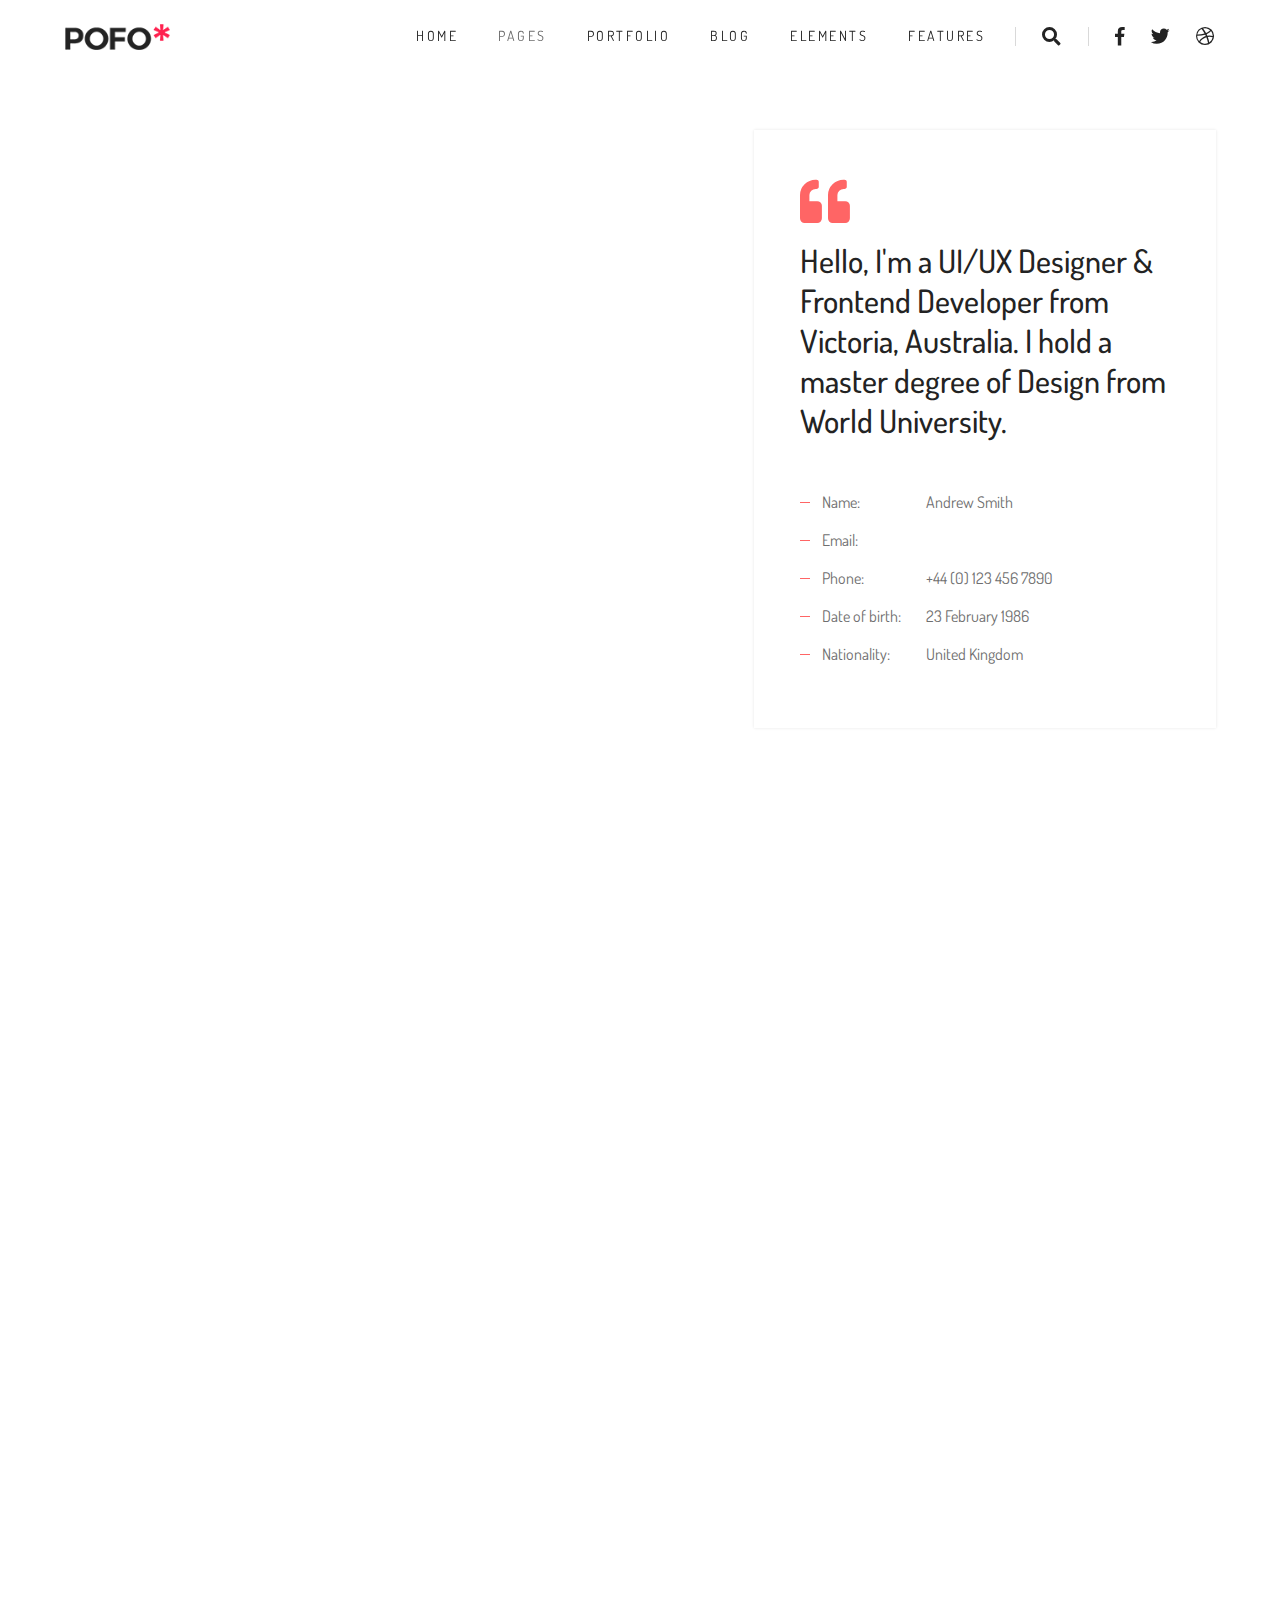
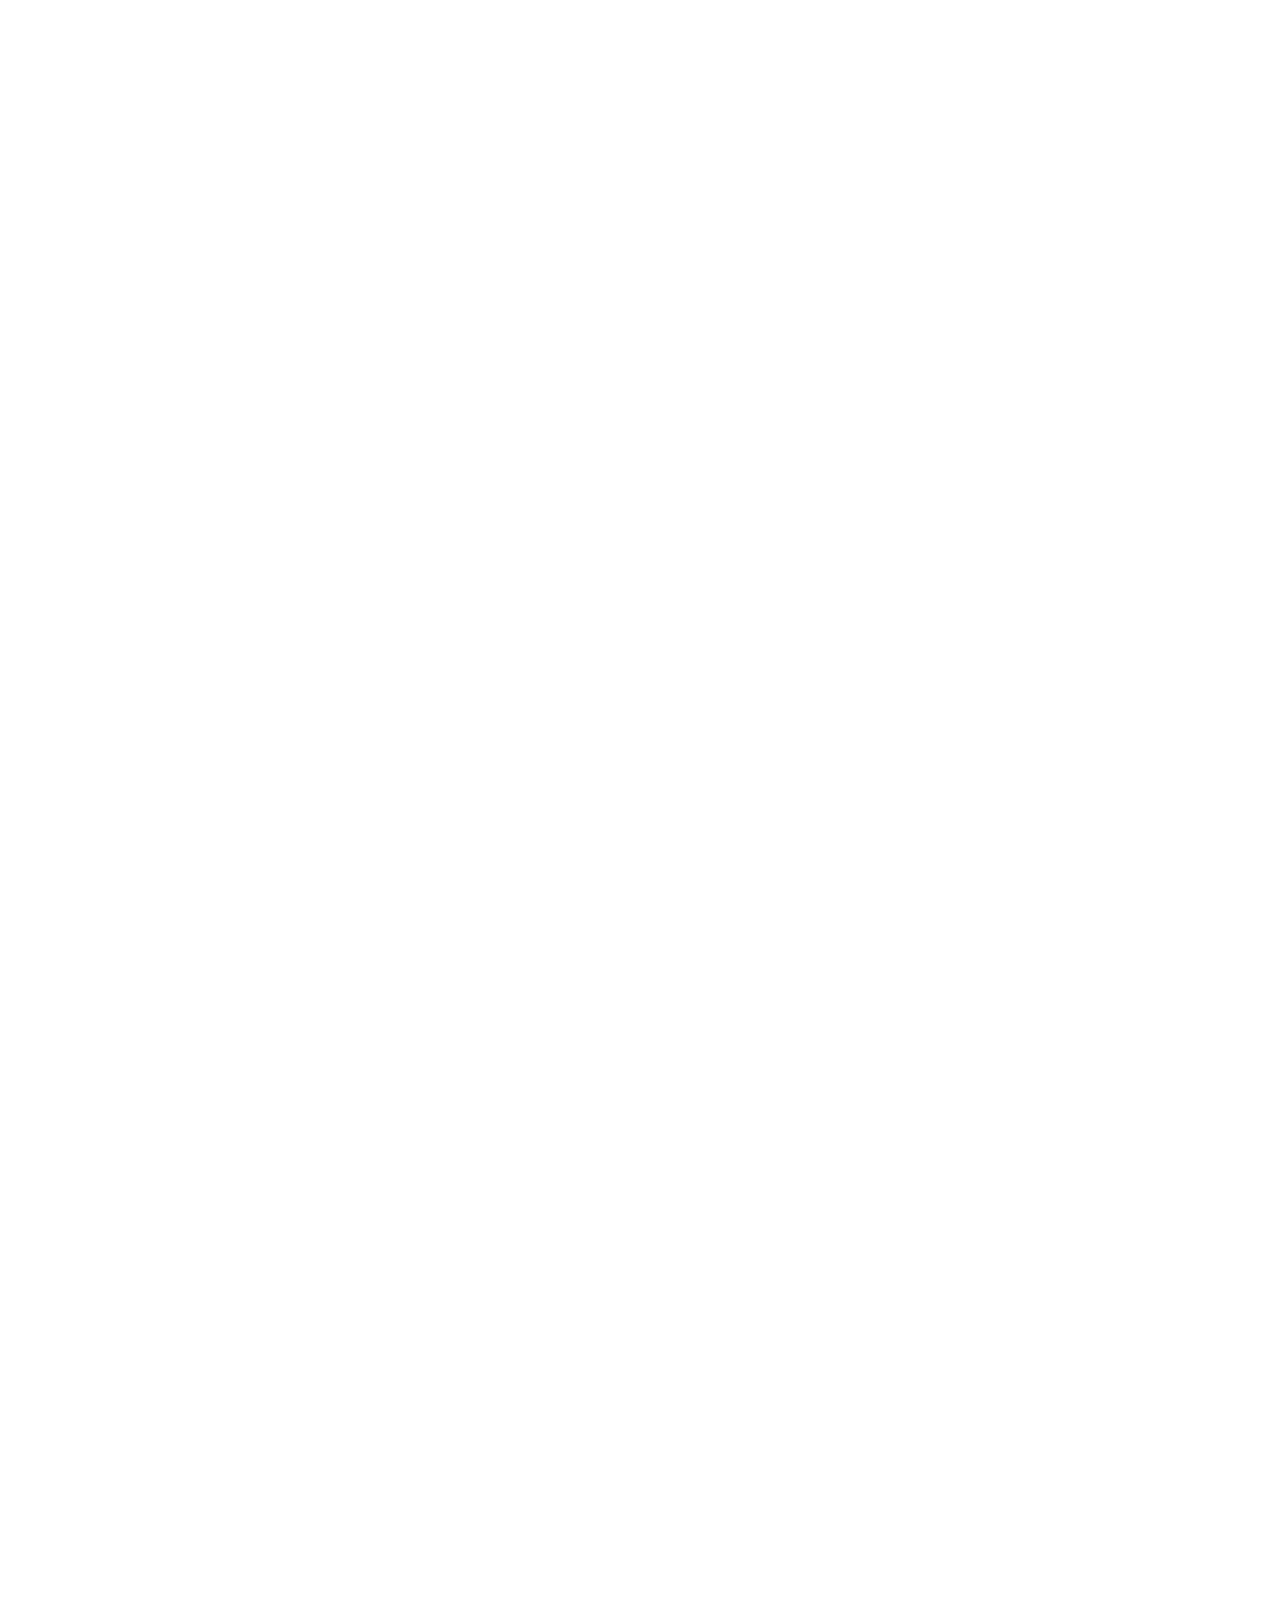
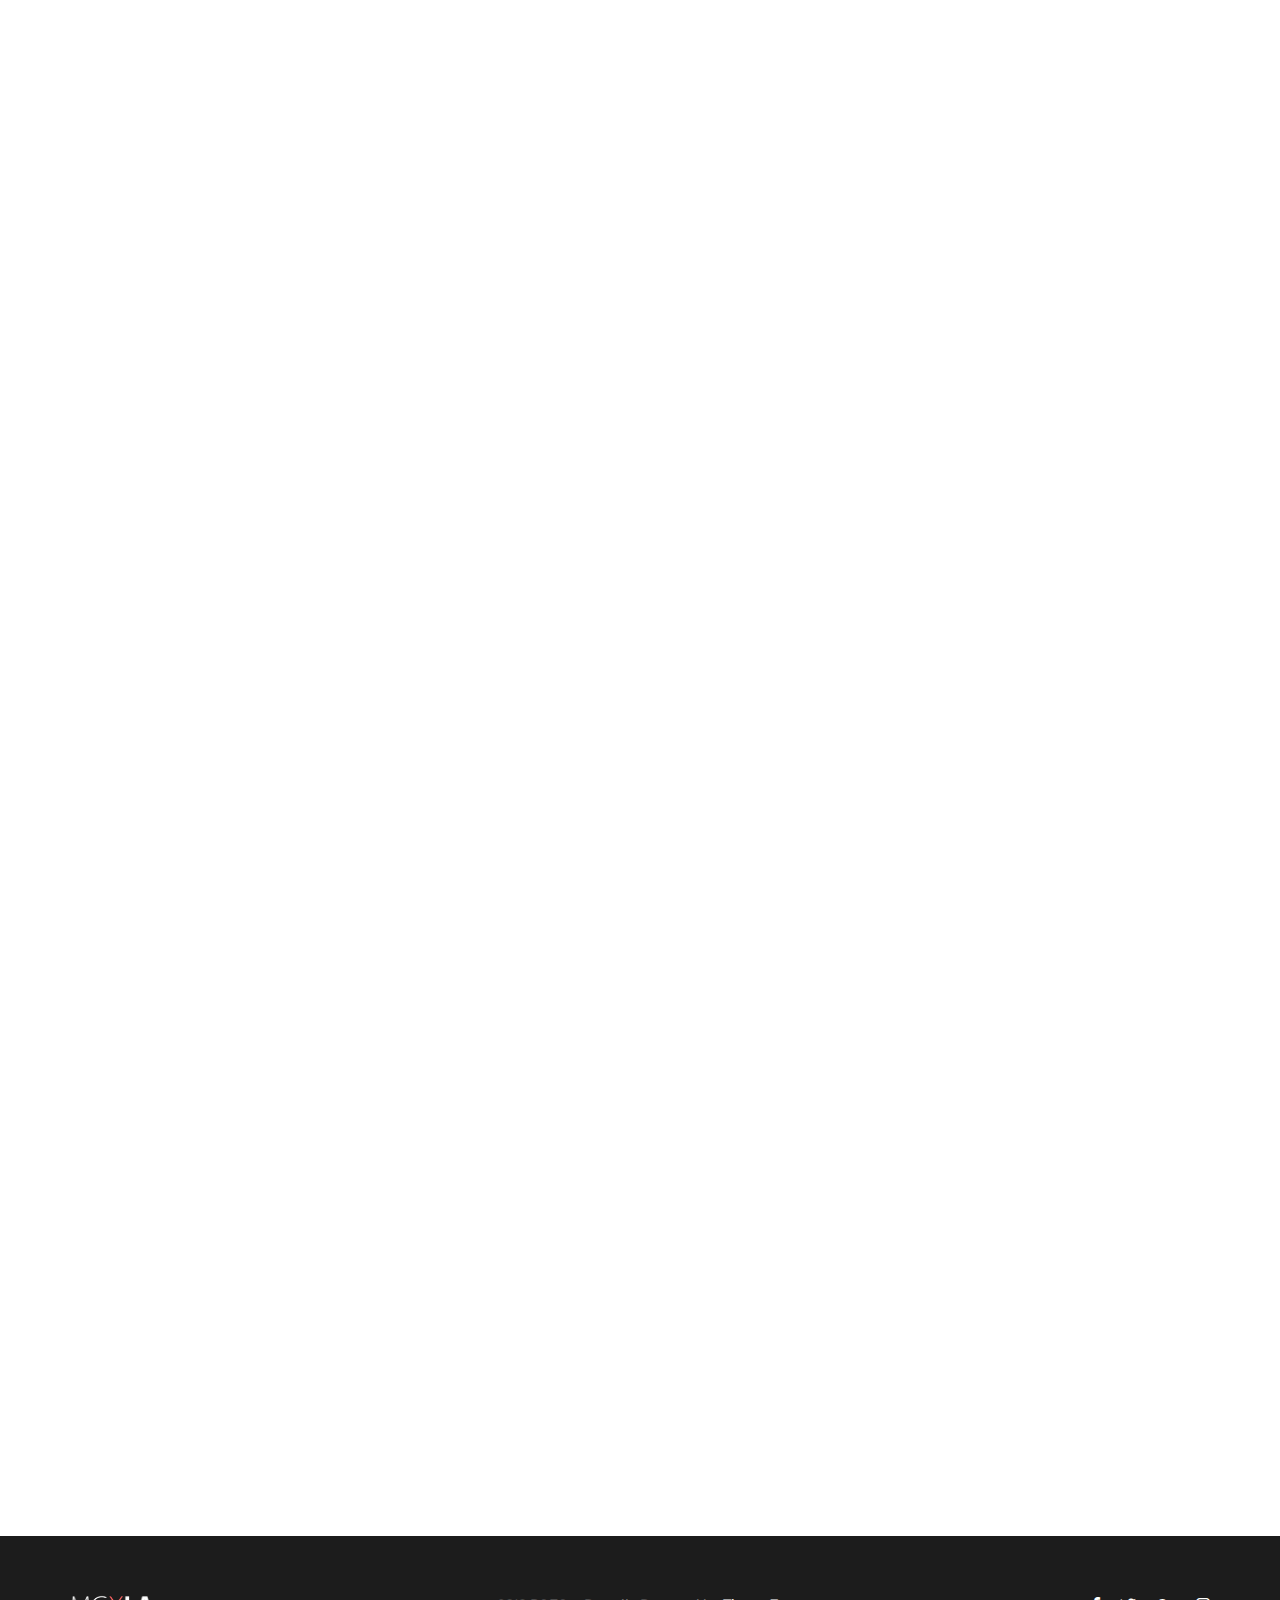
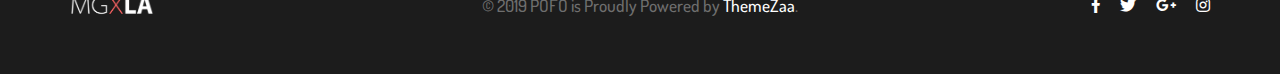
<file: about-me.html>
﻿<!doctype html>
<html class="no-js" lang="en">
    <head>
        <!-- title -->
        <title>POFO – Creative Agency, Corporate and Portfolio Multi-purpose Template</title>
        <meta charset="utf-8">
        <meta http-equiv="X-UA-Compatible" content="IE=edge" />
        <meta name="viewport" content="width=device-width,initial-scale=1.0,maximum-scale=1" />
        <meta name="author" content="ThemeZaa">
        <!-- description -->
        <meta name="description" content="POFO is a highly creative, modern, visually stunning and Bootstrap responsive multipurpose agency and portfolio HTML5 template with 25 ready home page demos.">
        <!-- keywords -->
        <meta name="keywords" content="creative, modern, clean, bootstrap responsive, html5, css3, portfolio, blog, agency, templates, multipurpose, one page, corporate, start-up, studio, branding, designer, freelancer, carousel, parallax, photography, personal, masonry, grid, coming soon, faq">
        <!-- favicon -->
        <link rel="shortcut icon" href="images/favicon.png">
        <link rel="apple-touch-icon" href="images/apple-touch-icon-57x57.png">
        <link rel="apple-touch-icon" sizes="72x72" href="images/apple-touch-icon-72x72.png">
        <link rel="apple-touch-icon" sizes="114x114" href="images/apple-touch-icon-114x114.png">
        <!-- animation -->
        <link rel="stylesheet" href="css/animate.css" />
        <!-- bootstrap -->
        <link rel="stylesheet" href="css/bootstrap.min.css" />
        <!-- et line icon --> 
        <link rel="stylesheet" href="css/et-line-icons.css" />
        <!-- font-awesome icon -->
        <link rel="stylesheet" href="css/font-awesome.min.css" />
        <!-- themify icon -->
        <link rel="stylesheet" href="css/themify-icons.css">
        <!-- swiper carousel -->
        <link rel="stylesheet" href="css/swiper.min.css">
        <!-- justified gallery  -->
        <link rel="stylesheet" href="css/justified-gallery.min.css">
        <!-- magnific popup -->
        <link rel="stylesheet" href="css/magnific-popup.css" />
        <!-- revolution slider -->
        <link rel="stylesheet" type="text/css" href="revolution/css/settings.css" media="screen" />
        <link rel="stylesheet" type="text/css" href="revolution/css/layers.css">
        <link rel="stylesheet" type="text/css" href="revolution/css/navigation.css">
        <!-- bootsnav -->
        <link rel="stylesheet" href="css/bootsnav.css">
        <!-- style -->
        <link rel="stylesheet" href="css/style.css" />
        <!-- responsive css -->
        <link rel="stylesheet" href="css/responsive.css" />
        <!--[if IE]>
            <script src="js/html5shiv.js"></script>
        <![endif]-->
    </head>
    <body>   
        <!-- start header -->
        <header>
            <!-- start navigation -->
            <nav class="navbar navbar-default bootsnav navbar-top header-light background-transparent nav-box-width navbar-expand-lg">
                <div class="container-fluid nav-header-container">
                    <!-- start logo -->
                    <div class="col-auto pl-0">
                        <a href="index.html" title="Pofo" class="logo"><img src="images/logo.png" data-rjs="images/logo@2x.png" class="logo-dark default" alt="Pofo"><img src="images/logo-white.png" data-rjs="images/logo-white@2x.png" alt="Pofo" class="logo-light"></a>
                    </div>
                    <!-- end logo -->
                    <div class="col accordion-menu pr-0 pr-md-3">
                        <button type="button" class="navbar-toggler collapsed" data-toggle="collapse" data-target="#navbar-collapse-toggle-1">
                            <span class="sr-only">toggle navigation</span>
                            <span class="icon-bar"></span>
                            <span class="icon-bar"></span>
                            <span class="icon-bar"></span>
                        </button>
                        <div class="navbar-collapse collapse justify-content-end" id="navbar-collapse-toggle-1">
                            <ul id="accordion" class="nav navbar-nav no-margin alt-font text-normal" data-in="fadeIn" data-out="fadeOut">
                                <!-- start menu item -->
                                <li class="dropdown megamenu-fw">
                                    <a href="#">Home</a><i class="fas fa-angle-down dropdown-toggle" data-toggle="dropdown" aria-hidden="true"></i>
                                    <!-- start sub menu -->
                                    <div class="menu-back-div dropdown-menu megamenu-content mega-menu collapse mega-menu-full">
                                        <ul>
                                            <!-- start sub menu column  -->
                                            <li class="mega-menu-column col-lg-3">
                                                <!-- start sub menu item  -->
                                                <ul>
                                                    <li class="dropdown-header">Classic Homepages</li>
                                                    <li><a href="home-classic-corporate.html">Classic corporate</a></li>
                                                    <li><a href="home-classic-digital-agency.html">Classic digital agency</a></li>
                                                    <li><a href="home-classic-innovation-agency.html">Classic innovation agency</a></li>
                                                    <li><a href="home-classic-web-agency.html">Classic web agency</a></li>
                                                    <li><a href="home-classic-one-page.html">Classic one page</a></li>
                                                    <li><a href="home-classic-start-up.html">Classic start-up</a></li>
                                                    <li><a href="home-classic-interactive-agency.html">Classic interactive agency</a></li>
                                                    <li class="menu-new"><a href="home-classic-business.html">Classic business</a></li>
                                                </ul>
                                                <!-- end sub menu item  -->
                                            </li>
                                            <!-- end sub menu column -->
                                            <!-- start sub menu column -->
                                            <li class="mega-menu-column col-lg-3">
                                                <!-- start sub menu item  -->
                                                <ul>
                                                    <li class="dropdown-header">Creative Homepages</li>
                                                    <li><a href="home-creative-studio.html">Creative studio</a></li>
                                                    <li><a href="home-creative-business.html">Creative business</a></li>
                                                    <li><a href="home-creative-simple-portfolio.html">Creative simple portfolio</a></li>
                                                    <li><a href="home-creative-branding-agency.html">Creative branding agency</a></li>
                                                    <li class="menu-new"><a href="home-creative-minimalist-portfolio.html">creative minimalist portfolio</a></li>
                                                    <li><a href="home-creative-small-business.html">Creative small business</a></li>
                                                    <li><a href="home-creative-designer.html">Creative designer</a></li>
                                                    <li><a href="home-creative-agency.html">Creative agency</a></li>
                                                </ul>
                                                <!-- end sub menu item  -->
                                            </li>
                                            <!-- end sub menu column  -->
                                            <!-- start sub menu column  -->
                                            <li class="mega-menu-column col-lg-3">
                                                <!-- start sub menu item  -->
                                                <ul>
                                                    <li class="dropdown-header">Portfolio Homepages</li>
                                                    <li><a href="home-portfolio-minimal.html">Portfolio minimal</a></li>
                                                    <li><a href="home-portfolio-multiple-carousel.html">Portfolio multiple carousel</a></li>
                                                    <li><a href="home-portfolio-centered-slides.html">Portfolio centered slides</a></li>
                                                    <li><a href="home-portfolio-personal.html">Portfolio personal</a></li>
                                                    <li><a href="home-portfolio-metro.html">Portfolio metro</a></li>
                                                    <li><a href="home-portfolio-full-screen-vertical.html">Portfolio full screen – vertical</a></li>
                                                    <li><a href="home-portfolio-photographer.html">Portfolio photographer</a></li>
                                                    <li><a href="home-portfolio-parallax.html">Portfolio parallax</a></li>
                                                </ul>
                                                <!-- end sub menu item  -->
                                            </li>
                                            <!-- end sub menu column  -->
                                            <!-- start sub menu column  -->
                                            <li class="mega-menu-column col-lg-3">
                                                <!-- start sub menu item  -->
                                                <ul>
                                                    <li class="dropdown-header">Blog Homepages</li>
                                                    <li><a href="home-blog-grid.html">Blog grid</a></li>
                                                    <li><a href="home-blog-masonry.html">Blog masonry</a></li>
                                                    <li><a href="home-blog-clean.html">Blog clean</a></li>
                                                    <li><a href="home-blog-personal.html">Blog personal</a></li>
                                                </ul>
                                                <!-- end sub menu item  -->
                                            </li>
                                            <!-- end sub menu column  -->
                                        </ul>
                                        <!-- end sub menu -->
                                    </div>
                                </li>
                                <!-- end menu item -->
                                <li class="dropdown simple-dropdown"><a href="#">Pages</a><i class="fas fa-angle-down dropdown-toggle" data-toggle="dropdown" aria-hidden="true"></i>
                                    <!-- start sub menu -->
                                    <ul class="dropdown-menu" role="menu">
                                        <li class="dropdown"><a class="dropdown-toggle" data-toggle="dropdown" href="#">About <i class="fas fa-angle-right"></i></a>
                                            <ul class="dropdown-menu">
                                                <li><a href="about-us-simple.html">About us simple</a></li>
                                                <li><a href="about-us-classic.html">About us classic</a></li>
                                                <li><a href="about-us-modern.html">About us modern</a></li>
                                                <li><a href="about-me.html">About me</a></li>
                                            </ul>
                                        </li>
                                        <li class="dropdown"><a class="dropdown-toggle" data-toggle="dropdown" href="#">Services <i class="fas fa-angle-right"></i></a>
                                            <ul class="dropdown-menu">
                                                <li><a href="services-simple.html">Services simple</a></li>
                                                <li><a href="services-classic.html">Services classic</a></li>
                                                <li><a href="services-modern.html">Services modern</a></li>
                                            </ul>
                                        </li>
                                        <li class="dropdown"><a class="dropdown-toggle" data-toggle="dropdown" href="#">Contact <i class="fas fa-angle-right"></i></a>
                                            <ul class="dropdown-menu">
                                                <li><a href="contact-us-simple.html">Contact simple</a></li>
                                                <li><a href="contact-us-classic.html">Contact classic</a></li>
                                                <li><a href="contact-us-classic-02.html">Contact classic – style 02</a></li>
                                                <li><a href="contact-us-modern.html">Contact modern</a></li>
                                            </ul>
                                        </li>
                                        <li class="dropdown"><a class="dropdown-toggle" data-toggle="dropdown" href="#">Team <i class="fas fa-angle-right"></i></a>
                                            <ul class="dropdown-menu">
                                                <li><a href="team-simple.html">Team simple</a></li>
                                                <li><a href="team-classic.html">Team classic</a></li>
                                            </ul>
                                        </li>
                                        <li class="dropdown"><a class="dropdown-toggle" data-toggle="dropdown" href="#">Additional Pages <i class="fas fa-angle-right"></i></a>
                                            <ul class="dropdown-menu">
                                                <li><a href="our-clients.html">Our clients</a></li>
                                                <li><a href="404.html">Error 404</a></li>
                                                <li><a href="coming-soon.html">Coming soon</a></li>
                                                <li><a href="coming-soon-02.html">Coming soon – style 02</a></li>
                                                <li><a href="faq.html">Faq</a></li>
                                                <li><a href="maintenance.html">Maintenance</a></li>
                                                <li><a href="search-result.html">Search result</a></li>
                                                <li><a href="pricing.html">Pricing</a></li>
                                            </ul>
                                        </li>
                                    </ul>
                                </li>
                                <li class="dropdown megamenu-fw">
                                    <a href="#">Portfolio</a><i class="fas fa-angle-down dropdown-toggle" data-toggle="dropdown" aria-hidden="true"></i>
                                    <!-- start sub menu -->
                                    <div class="menu-back-div dropdown-menu megamenu-content mega-menu collapse mega-menu-full">
                                        <ul>
                                            <!-- start sub menu column  -->
                                            <li class="mega-menu-column col-lg-3">
                                                <!-- start sub menu item  -->
                                                <ul>
                                                    <li class="dropdown-header">Grid - Full width Layouts</li>
                                                    <li><a href="portfolio-full-width-grid-overlay.html">Portfolio grid overlay</a></li>
                                                    <li><a href="portfolio-full-width-grid-with-icon.html">Portfolio grid with icon</a></li>
                                                    <li><a href="portfolio-full-width-grid-transform.html">Portfolio grid transform</a></li>
                                                    <li><a href="portfolio-full-width-grid-zooming.html">Portfolio grid zooming</a></li>
                                                </ul>
                                                <ul>
                                                    <li class="dropdown-header">Masonry - Full width Layouts</li>
                                                    <li><a href="portfolio-full-width-masonry-overlay.html">Portfolio masonry overlay</a></li>
                                                    <li><a href="portfolio-full-width-masonry-with-icon.html">Portfolio masonry with icon</a></li>
                                                </ul>
                                                <ul>
                                                    <li class="dropdown-header">Metro - Full width Layouts</li>
                                                    <li><a href="portfolio-full-width-metro-overlay.html">Portfolio metro overlay</a></li>
                                                    <li><a href="portfolio-full-width-metro-with-icon.html">Portfolio metro with icon</a></li>
                                                    <li><a href="portfolio-full-width-metro-transform.html">Portfolio metro transform</a></li>
                                                    <li><a href="portfolio-full-width-metro-zooming.html">Portfolio metro zooming</a></li>
                                                </ul>
                                                <ul>
                                                    <li class="dropdown-header">Other - Full width Layouts</li>
                                                    <li><a href="portfolio-full-width-image-gallery.html">Portfolio image gallery</a></li>
                                                    <li><a href="portfolio-full-width-justified-gallery.html">Portfolio justified</a></li>
                                                    <li><a href="portfolio-full-width-carousel.html">Portfolio carousel</a></li>
                                                    <li><a href="portfolio-full-width-parallax.html">Portfolio parallax</a></li>
                                                </ul>
                                                <!-- end sub menu item  -->
                                            </li>
                                            <!-- end sub menu column -->
                                            <!-- start sub menu column -->
                                            <li class="mega-menu-column col-lg-3">
                                                <!-- start sub menu item  -->
                                                <ul>
                                                    <li class="dropdown-header">Grid - Boxed Layouts</li>
                                                    <li><a href="portfolio-boxed-grid-overlay.html">Portfolio grid overlay</a></li>
                                                    <li><a href="portfolio-boxed-grid-with-icon.html">Portfolio grid with icon</a></li>
                                                    <li><a href="portfolio-boxed-grid-transform.html">Portfolio grid transform</a></li>
                                                    <li><a href="portfolio-boxed-grid-zooming.html">Portfolio grid zooming</a></li>
                                                </ul>
                                                <ul>
                                                    <li class="dropdown-header">Masonry - Boxed Layouts</li>
                                                    <li><a href="portfolio-boxed-masonry-overlay.html">Portfolio masonry overlay</a></li>
                                                    <li><a href="portfolio-boxed-masonry-with-icon.html">Portfolio masonry with icon</a></li>
                                                </ul>
                                                <ul>
                                                    <li class="dropdown-header">Metro - Boxed Layouts</li>
                                                    <li><a href="portfolio-boxed-metro-overlay.html">Portfolio metro overlay</a></li>
                                                    <li><a href="portfolio-boxed-metro-with-icon.html">Portfolio metro with icon</a></li>
                                                    <li><a href="portfolio-boxed-metro-transform.html">Portfolio metro transform</a></li>
                                                    <li><a href="portfolio-boxed-metro-zooming.html">Portfolio metro zooming</a></li>
                                                </ul>
                                                <ul>
                                                    <li class="dropdown-header">Other - Boxed Layouts</li>
                                                    <li><a href="portfolio-boxed-image-gallery.html">Portfolio image gallery</a></li>
                                                    <li><a href="portfolio-boxed-justified-gallery.html">Portfolio justified</a></li>
                                                    <li><a href="portfolio-boxed-carousel.html">Portfolio carousel</a></li>
                                                    <li><a href="portfolio-boxed-parallax.html">Portfolio parallax</a></li>
                                                </ul>
                                                <!-- end sub menu item  -->
                                            </li>
                                            <!-- end sub menu column  -->

                                            <!-- start sub menu column  -->
                                            <li class="mega-menu-column col-lg-3">
                                                <!-- start sub menu item  -->
                                                <ul>
                                                    <li class="dropdown-header">Single Project Page</li>
                                                    <li><a href="single-project-page-01.html">Single project page 01</a></li>
                                                    <li><a href="single-project-page-02.html">Single project page 02</a></li>
                                                    <li><a href="single-project-page-03.html">Single project page 03</a></li>
                                                    <li><a href="single-project-page-04.html">Single project page 04</a></li>
                                                    <li><a href="single-project-page-05.html">Single project page 05</a></li>
                                                    <li><a href="single-project-page-06.html">Single project page 06</a></li>
                                                    <li><a href="single-project-page-07.html">Single project page 07</a></li>
                                                    <li><a href="single-project-page-08.html">Single project page 08</a></li>
                                                </ul>
                                                <!-- end sub menu item  -->
                                                <ul>
                                                    <li class="dropdown-header">Portfolio Columns</li>
                                                    <li><a href="portfolio-two-columns.html">Portfolio 2 columns</a></li>
                                                    <li><a href="portfolio-three-columns.html">Portfolio 3 columns</a></li>
                                                    <li><a href="portfolio-four-columns.html">Portfolio 4 columns</a></li>
                                                    <li><a href="portfolio-five-columns.html">Portfolio 5 columns</a></li>
                                                </ul>
                                            </li>
                                            <!-- end sub menu column  -->
                                            <!-- start sub menu column  -->
                                            <li class="mega-menu-column col-lg-3 d-none d-lg-block">
                                                <!-- start sub menu item  -->
                                                <ul>
                                                    <li>
                                                        <a href="home-creative-studio.html" class="menu-banner-image"><img src="images/menu-banner-01.png" alt="portfolio"/></a>
                                                    </li>
                                                    <li>
                                                        <a href="home-creative-business.html" class="menu-banner-image"><img src="images/menu-banner-02.png" alt="portfolio"/></a>
                                                    </li>
                                                </ul>
                                                <!-- end sub menu item  -->
                                            </li>
                                            <!-- end sub menu column  -->
                                        </ul>
                                        <!-- end sub menu -->
                                    </div>
                                </li>
                                <li class="dropdown simple-dropdown"><a href="#" title="Blog">Blog</a><i class="fas fa-angle-down dropdown-toggle" data-toggle="dropdown" aria-hidden="true"></i>
                                    <!-- start sub menu -->
                                    <ul class="dropdown-menu" role="menu">
                                        <li class="dropdown"><a class="dropdown-toggle" data-toggle="dropdown" href="#">Blog Standard <i class="fas fa-angle-right"></i></a>
                                            <ul class="dropdown-menu">
                                                <li><a href="blog-standard-full-width.html">Blog standard – full width</a></li>
                                                <li><a href="blog-standard-with-left-sidebar.html">Blog standard with left sidebar</a></li>
                                                <li><a href="blog-standard-with-right-sidebar.html">Blog standard with right sidebar</a></li>
                                            </ul>
                                        </li>
                                        <li class="dropdown"><a class="dropdown-toggle" data-toggle="dropdown" href="#">Blog Classic <i class="fas fa-angle-right"></i></a>
                                            <ul class="dropdown-menu">
                                                <li><a href="blog-classic.html">Blog classic</a></li>
                                                <li><a href="blog-classic-full-width.html">Blog classic – full width</a></li>

                                            </ul></li>
                                        <li class="dropdown"><a class="dropdown-toggle" data-toggle="dropdown" href="#">Blog List <i class="fas fa-angle-right"></i></a>
                                            <ul class="dropdown-menu">
                                                <li><a href="blog-list.html">Blog list</a></li>
                                                <li><a href="blog-list-full-width.html">Blog list – full width</a></li>
                                            </ul></li>
                                        <li class="dropdown"><a class="dropdown-toggle" data-toggle="dropdown" href="#">Blog Grid <i class="fas fa-angle-right"></i></a>
                                            <ul class="dropdown-menu">
                                                <li><a href="blog-grid.html">Blog grid</a></li>
                                                <li><a href="blog-grid-full-width.html">Blog grid – full width</a></li>
                                            </ul>
                                        </li>
                                        <li class="dropdown"><a class="dropdown-toggle" data-toggle="dropdown" href="#">Blog Masonry <i class="fas fa-angle-right"></i></a>
                                            <ul class="dropdown-menu">
                                                <li><a href="blog-masonry.html">Blog masonry</a></li>
                                                <li><a href="blog-masonry-full-width.html">Blog masonry – full width</a></li>
                                            </ul>
                                        </li>
                                        <li class="dropdown"><a class="dropdown-toggle" data-toggle="dropdown" href="#">Blog Simple <i class="fas fa-angle-right"></i></a>
                                            <ul class="dropdown-menu">
                                                <li><a href="blog-simple.html">Blog simple</a></li>
                                                <li><a href="blog-simple-full-width.html">Blog simple – full width</a></li>
                                            </ul>
                                        </li>
                                        <li class="dropdown"><a class="dropdown-toggle" data-toggle="dropdown" href="#">Blog Clean <i class="fas fa-angle-right"></i></a>
                                            <ul class="dropdown-menu">
                                                <li><a href="blog-clean.html">Blog clean</a></li>
                                                <li><a href="blog-clean-full-width.html">Blog clean – full width</a></li>
                                            </ul>
                                        </li>
                                        <li class="dropdown"><a class="dropdown-toggle" data-toggle="dropdown" href="#">Blog Images <i class="fas fa-angle-right"></i></a>
                                            <ul class="dropdown-menu">
                                                <li><a href="blog-images.html">Blog images</a></li>
                                                <li><a href="blog-images-full-width.html">Blog images – full width</a></li>
                                            </ul>
                                        </li>
                                        <li class="dropdown"><a class="dropdown-toggle" data-toggle="dropdown" href="#">Blog Only Text <i class="fas fa-angle-right"></i></a>
                                            <ul class="dropdown-menu">
                                                <li><a href="blog-only-text.html">Blog only text</a></li>
                                                <li><a href="blog-only-text-full-width.html">Blog only text – full width</a></li>
                                            </ul>
                                        </li>
                                        <li class="dropdown"><a class="dropdown-toggle" data-toggle="dropdown" href="#">Post Layout <i class="fas fa-angle-right"></i></a>
                                            <ul class="dropdown-menu">
                                                <li><a href="blog-post-layout-01.html">Blog post layout 01</a></li>
                                                <li><a href="blog-post-layout-02.html">Blog post layout 02</a></li>
                                                <li><a href="blog-post-layout-03.html">Blog post layout 03</a></li>
                                                <li><a href="blog-post-layout-04.html">Blog post layout 04</a></li>
                                                <li><a href="blog-post-layout-05.html">Blog post layout 05</a></li>
                                            </ul>
                                        </li>
                                        <li class="dropdown"><a class="dropdown-toggle" data-toggle="dropdown" href="#">Post Types <i class="fas fa-angle-right"></i></a>
                                            <ul class="dropdown-menu">
                                                <li><a href="blog-standard-post.html">Standard post</a></li>
                                                <li><a href="blog-gallery-post.html">Gallery post</a></li>
                                                <li><a href="blog-slider-post.html">Slider post</a></li>
                                                <li><a href="blog-html5-video-post.html">HTML5 video post</a></li>
                                                <li><a href="blog-youtube-video-post.html">Youtube video post</a></li>
                                                <li><a href="blog-vimeo-video-post.html">Vimeo video post</a></li>
                                                <li><a href="blog-audio-post.html">Audio post</a></li>
                                                <li><a href="blog-blockquote-post.html">Blockquote post</a></li>
                                                <li><a href="blog-full-width-post.html">Full width post</a></li>
                                            </ul>
                                        </li>
                                    </ul>
                                    <!-- end sub menu -->
                                </li>
                                <li class="dropdown megamenu-fw">
                                    <a href="#">Elements</a><i class="fas fa-angle-down dropdown-toggle" data-toggle="dropdown" aria-hidden="true"></i>
                                    <!-- start sub menu -->
                                    <div class="menu-back-div dropdown-menu megamenu-content mega-menu collapse mega-menu-full icon-list-menu">
                                        <ul>
                                            <!-- start sub menu column  -->
                                            <li class="mega-menu-column col-lg-3">
                                                <!-- start sub menu item  -->
                                                <ul>
                                                    <li class="dropdown-header">General elements</li>
                                                    <li><a href="accordions.html"><i class="ti-layout-accordion-separated"></i> Accordions</a></li>
                                                    <li><a href="buttons.html"><i class="ti-mouse"></i> Buttons</a></li>
                                                    <li><a href="team.html"><i class="ti-user"></i> Team</a></li>
                                                    <li><a href="team-carousel.html"><i class="ti-layout-slider-alt"></i> Team carousel</a></li>
                                                    <li><a href="clients.html"><i class="ti-id-badge"></i> Clients</a></li>
                                                    <li><a href="client-carousel.html"><i class="ti-layout-slider"></i> Client carousel</a></li>
                                                    <li><a href="subscribe.html"><i class="ti-bookmark"></i> Subscribe</a></li>
                                                    <li><a href="call-to-action.html"><i class="ti-headphone-alt"></i> Call to action</a></li>
                                                    <li><a href="tab.html"><i class="ti-layout-tab"></i> Tab</a></li>
                                                    <li><a href="google-map.html"><i class="ti-location-pin"></i> Google map</a></li>
                                                    <li><a href="text-slider.html"><i class="ti-layout-media-overlay"></i> Text slider</a></li>
                                                    <li><a href="contact-form.html"><i class="ti-clipboard"></i> Contact form</a></li>
                                                    <li><a href="image-gallery.html"><i class="ti-gallery"></i> Image gallery</a></li>
                                                </ul>
                                                <!-- end sub menu item  -->
                                            </li>
                                            <!-- end sub menu column -->
                                            <!-- start sub menu column -->
                                            <li class="mega-menu-column col-lg-3">
                                                <!-- start sub menu item  -->
                                                <ul>
                                                    <li class="dropdown-header">Infographics / icons</li>
                                                    <li><a href="process-bar.html"><i class="icon-hourglass"></i> Process bar</a></li>
                                                    <li><a href="icon-with-text.html"><i class="ti-layout-media-left"></i> Icon with text</a></li>
                                                    <li><a href="overline-icon-box.html"><i class="ti-layout-placeholder"></i> Overline icon box</a></li>
                                                    <li><a href="custom-icon-with-text.html"><i class="ti-layout-cta-btn-left"></i> Custom icon with text</a></li>
                                                    <li><a href="counters.html"><i class="ti-timer"></i> Counters</a></li>
                                                    <li><a href="countdown.html"><i class="ti-alarm-clock"></i> Countdown</a></li>
                                                    <li><a href="pie-charts.html"><i class="ti-pie-chart"></i> Pie charts</a></li>
                                                    <li><a href="text-box.html"><i class="ti-layout-cta-left"></i> Text box</a></li>
                                                    <li><a href="fancy-text-box.html"><i class="ti-layout-cta-center"></i> Fancy text box</a></li>
                                                </ul>
                                                <!-- end sub menu item  -->
                                            </li>
                                            <!-- end sub menu column  -->

                                            <!-- start sub menu column  -->
                                            <li class="mega-menu-column col-lg-3">
                                                <!-- start sub menu item  -->
                                                <ul>
                                                    <li class="dropdown-header">Interactive Elements</li>
                                                    <li><a href="testimonials.html"><i class="ti-thought"></i> Testimonials</a></li>
                                                    <li><a href="testimonials-carousel.html"><i class="ti-comments"></i> Testimonials carousel</a></li>
                                                    <li><a href="video.html"><i class="ti-video-camera"></i> Video</a></li>
                                                    <li><a href="interactive-banners.html"><i class="ti-image"></i> Interactive banners</a></li>
                                                    <li><a href="services.html"><i class="ti-headphone-alt"></i> Services</a></li>
                                                    <li><a href="portfolio-slider.html"><i class="ti-layout-slider-alt"></i> Portfolio slider</a></li>
                                                    <li><a href="info-banner.html"><i class="ti-layout-slider"></i> Info banner</a></li>
                                                    <li><a href="rotate-box.html"><i class="ti-layout-width-full"></i> Rotate box</a></li>
                                                    <li><a href="process-step.html"><i class="ti-stats-up"></i> Process step</a></li>
                                                    <li><a href="blog-posts.html"><i class="ti-comment-alt"></i> Blog posts</a></li>
                                                    <li><a href="instagram.html"><i class="ti-instagram"></i> Instagram</a></li>
                                                    <li><a href="parallax-scrolling.html"><i class="ti-exchange-vertical"></i> Parallax scrolling</a></li>
                                                </ul>
                                                <!-- end sub menu item  -->
                                            </li>
                                            <!-- end sub menu column  -->
                                            <!-- start sub menu column  -->
                                            <li class="mega-menu-column col-lg-3">
                                                <!-- start sub menu item  -->
                                                <ul>
                                                    <li class="dropdown-header">Text & containers</li>
                                                    <li><a href="heading.html"><i class="ti-text"></i> Heading</a></li>
                                                    <li><a href="dropcaps.html"><i class="ti-layout-accordion-list"></i> Dropcaps</a></li>
                                                    <li><a href="columns.html"><i class="ti-layout-column3-alt"></i> Columns</a></li>
                                                    <li><a href="blockquote.html"><i class="ti-quote-left"></i> Blockquote</a></li>
                                                    <li><a href="highlights.html"><i class="ti-underline"></i> Highlights</a></li>
                                                    <li><a href="message-box.html"><i class="ti-layout-media-right-alt"></i> Message box</a></li>
                                                    <li><a href="social-icons.html"><i class="ti-signal"></i> Social icons</a></li>
                                                    <li><a href="lists.html"><i class="ti-list"></i> Lists</a></li>
                                                    <li><a href="seperators.html"><i class="ti-layout-line-solid"></i> Separators</a></li>
                                                    <li><a href="pricing-table.html"><i class="ti-layout-grid2-thumb"></i> Pricing table</a></li>
                                                </ul>
                                                <!-- end sub menu item  -->
                                            </li>
                                            <!-- end sub menu column  -->
                                        </ul>
                                        <!-- end sub menu -->
                                    </div>
                                </li>
                                <li class="dropdown megamenu-fw">
                                    <a href="#">Features</a><i class="fas fa-angle-down dropdown-toggle" data-toggle="dropdown" aria-hidden="true"></i>
                                    <!-- start sub menu -->
                                    <div class="menu-back-div dropdown-menu megamenu-content mega-menu collapse mega-menu-full">
                                        <ul>
                                            <!-- start sub menu column  -->
                                            <li class="mega-menu-column col-lg-3">
                                                <!-- start sub menu item  -->
                                                <ul>
                                                    <li class="dropdown-header">Header Styles</li>
                                                    <li><a href="transparent-header.html">Transparent header</a></li>
                                                    <li><a href="white-header.html">White header</a></li>
                                                    <li><a href="dark-header.html">Dark header</a></li>
                                                    <li><a href="header-with-top-bar.html">Header with top bar</a></li>
                                                    <li><a href="header-with-sticky-top-bar.html">Header with sticky top bar</a></li>
                                                    <li><a href="header-with-push.html">Header with push</a></li>
                                                    <li><a href="center-navigation.html">Center navigation</a></li>
                                                    <li><a href="center-logo.html">Center logo</a></li>
                                                    <li><a href="top-logo.html">Top logo</a></li>
                                                    <li><a href="one-page-navigation.html">One page navigation</a></li>
                                                    <li><a href="hamburger-menu.html">Hamburger menu</a></li>
                                                    <li><a href="hamburger-menu-modern.html">Hamburger menu modern</a></li>
                                                    <li><a href="hamburger-menu-half.html">Hamburger menu half</a></li>
                                                    <li><a href="left-menu-classic.html">Left menu classic</a></li>
                                                    <li><a href="left-menu-modern.html">Left menu modern</a></li>
                                                </ul>
                                                <!-- end sub menu item  -->
                                            </li>
                                            <!-- end sub menu column -->
                                            <!-- start sub menu column -->
                                            <li class="mega-menu-column col-lg-3">
                                                <!-- start sub menu item  -->
                                                <ul>
                                                    <li class="dropdown-header">Footer</li>
                                                    <li><a href="footer-standard.html">Footer standard</a></li>
                                                    <li><a href="footer-standard-dark.html">Footer standard dark</a></li>
                                                    <li><a href="footer-classic.html">Footer classic</a></li>
                                                    <li><a href="footer-classic-dark.html">Footer classic dark</a></li>
                                                    <li><a href="footer-clean.html">Footer clean</a></li>
                                                    <li><a href="footer-clean-dark.html">Footer clean dark</a></li>
                                                    <li><a href="footer-modern.html">Footer modern</a></li>
                                                    <li><a href="footer-modern-dark.html">Footer modern dark</a></li>
                                                    <li><a href="footer-center-logo.html">Footer center logo </a></li>
                                                    <li><a href="footer-center-logo-dark.html">Footer center logo dark</a></li>
                                                    <li><a href="footer-strip.html">Footer strip</a></li>
                                                    <li><a href="footer-strip-dark.html">Footer strip dark</a></li>
                                                    <li><a href="footer-center-logo-02.html">Footer center logo 02</a></li>
                                                    <li><a href="footer-center-logo-02-dark.html">Footer center logo 02 dark</a></li>
                                                    <li class="menu-new"><a href="footer-clean-modern.html">footer clean modern</a></li>
                                                    <li class="menu-new"><a href="footer-clean-modern-dark.html">footer clean modern dark</a></li>
                                                </ul>
                                                <!-- end sub menu item  -->
                                            </li>
                                            <!-- end sub menu column  -->

                                            <!-- start sub menu column  -->
                                            <li class="mega-menu-column col-lg-3">
                                                <!-- start sub menu item  -->
                                                <ul>
                                                    <li class="dropdown-header">Page Title</li>
                                                    <li><a href="page-title-left-alignment.html">Left alignment</a></li>
                                                    <li><a href="page-title-right-alignment.html">Right alignment</a></li>
                                                    <li><a href="page-title-center-alignment.html">Center alignment</a></li>
                                                    <li><a href="page-title-dark-style.html">Dark style</a></li>
                                                    <li><a href="page-title-big-typography.html">Big typography</a></li>
                                                    <li><a href="page-title-parallax-image-background.html">Parallax image background</a></li>
                                                    <li><a href="page-title-background-breadcrumbs.html">Image after breadcrumbs</a></li>
                                                    <li><a href="page-title-gallery-background.html">Gallery background</a></li>
                                                    <li><a href="page-title-background-video.html">Background video</a></li>
                                                    <li><a href="page-title-mini-version.html">Mini version</a></li>
                                                </ul>
                                                <!-- end sub menu item  -->
                                            </li>
                                            <!-- end sub menu column  -->
                                            <!-- start sub menu column  -->
                                            <li class="mega-menu-column col-lg-3">
                                                <!-- start sub menu item  -->
                                                <ul>
                                                    <li class="dropdown-header">Gallery</li>
                                                    <li><a href="single-image-lightbox.html">Single image lightbox</a></li>
                                                    <li><a href="lightbox-gallery.html">Lightbox gallery</a></li>
                                                    <li><a href="zoom-gallery.html">Zoom gallery</a></li>
                                                    <li class="menu-new"><a href="metro-gallery.html">metro gallery</a></li>
                                                    <li class="menu-new"><a href="justified-gallery.html">justified gallery</a></li>
                                                    <li><a href="popup-with-form.html">Popup with form</a></li>
                                                    <li><a href="modal-popup.html">Modal popup</a></li>
                                                    <li><a href="open-youtube-video.html">Open youtube video</a></li>
                                                    <li><a href="open-vimeo-video.html">Open vimeo video</a></li>
                                                    <li><a href="open-google-map.html">Open google map</a></li>
                                                </ul>
                                                <!-- end sub menu item  -->
                                            </li>
                                            <!-- end sub menu column  -->
                                        </ul>
                                        <!-- end sub menu -->
                                    </div>
                                </li>
                            </ul>
                        </div>
                    </div>
                    <div class="col-auto pr-0">
                        <div class="header-searchbar">
                            <a href="#search-header" class="header-search-form"><i class="fas fa-search search-button"></i></a>
                            <!-- search input-->
                            <form id="search-header" method="post" action="search-result.html" name="search-header" class="mfp-hide search-form-result">
                                <div class="search-form position-relative">
                                    <button type="submit" class="fas fa-search close-search search-button"></button>
                                    <input type="text" name="search" class="search-input" placeholder="Enter your keywords..." autocomplete="off">
                                </div>
                            </form>
                        </div>
                        <div class="header-social-icon d-none d-md-inline-block">
                            <a href="https://www.facebook.com/" title="Facebook" target="_blank"><i class="fab fa-facebook-f" aria-hidden="true"></i></a>
                            <a href="https://twitter.com/" title="Twitter" target="_blank"><i class="fab fa-twitter"></i></a>
                            <a href="https://dribbble.com/" title="Dribbble" target="_blank"><i class="fab fa-dribbble"></i></a>                          
                        </div>
                    </div>
                </div>
            </nav>
            <!-- end navigation --> 
        </header>
        <!-- end header -->
        <!-- start about section -->
        <section class="wow fadeIn parallax" data-stellar-background-ratio="0.5" style="background-image:url('http://placehold.it/1920x1100');">
            <div class="container-fluid padding-five-lr">
                <div class="row justify-content-end">                  
                    <div class="col-12 col-lg-5">
                        <div class="padding-ten-all md-padding-70px-all sm-padding-25px-all bg-white box-shadow-light">
                            <i class="fas fa-quote-left text-deep-pink icon-large margin-15px-bottom"></i>
                            <h5 class="text-extra-dark-gray margin-50px-bottom md-margin-20px-bottom alt-font">Hello, I'm a UI/UX Designer & Frontend Developer from Victoria, Australia. I hold a master degree of Design from World University.</h5>
                            <ul class="text-medium list-style-3">
                                <li><span class="width-30 d-inline-block">Name:</span>Andrew Smith</li>
                                <li><span class="width-30 d-inline-block">Email:</span><a href="mailto:andrew@gmail.com">andrew@gmail.com</a></li>
                                <li><span class="width-30 d-inline-block">Phone:</span>+44 (0) 123 456 7890</li>
                                <li><span class="width-30 d-inline-block">Date of birth:</span>23 February 1986</li>
                                <li><span class="width-30 d-inline-block">Nationality:</span>United Kingdom</li>
                            </ul>
                        </div>
                    </div>
                </div>
            </div>
        </section>
        <!-- end about section -->
        <!-- start information section -->
        <section class="wow fadeIn">
            <div class="container">
                <div class="row">
                    <div class="col-12 col-md-6 wow fadeIn">
                        <div class="position-relative icon-with-paragraph">
                            <span class="text-deep-pink position-absolute left-0 top-0 alt-font special-char-extra-large d-none d-lg-block">*</span> 
                            <h5 class="font-weight-300 text-extra-dark-gray width-90 padding-nineteen-left lg-padding-twenty-left lg-width-100 md-no-padding-left sm-margin-five-bottom">A digital studio crafting beautiful experiences. We create premium designs and technology.</h5>
                        </div>
                    </div>
                    <div class="col-12 col-xl-6 col-lg-5 offset-lg-1 offset-xl-0 col-md-6 wow fadeIn last-paragraph-no-margin" data-wow-delay="0.2s">
                        <p class="text-medium font-weight-300 width-70 line-height-26 lg-width-100">We are idea-driven, working with a strong focus on design and user experience. Our projects should engage your audience, we want to create wonderful digital things that people love to be part of and use. That's what your brand and audience deserve.</p>
                        <a href="#expertise" class="inner-link text-uppercase alt-font margin-15px-top d-inline-block font-weight-600 text-deep-pink text-extra-small">Check My Expertise <i class="fas fa-long-arrow-alt-right margin-5px-left text-medium position-relative top-2" aria-hidden="true"></i></a>
                    </div>
                </div>
            </div>
        </section>
        <!-- end information section -->
        <!-- start feature box section -->
        <section class="wow fadeIn p-0">
            <div class="container-fluid">
                <div class="row">
                    <!-- start feature box item -->
                    <div class="col-12 col-lg-4 banner-style2 md-margin-30px-bottom wow fadeInUp">
                        <figure> 
                            <div class="banner-image bg-black height-400px cover-background" style="background-image:url('http://placehold.it/842x510');"></div>
                            <figcaption class="padding-seven-all bg-white d-flex align-items-center last-paragraph-no-margin">
                                <div class="text-center text-md-left">
                                    <span class="text-medium-gray alt-font text-uppercase">1999 to 2001</span>
                                    <span class="text-large font-weight-600 text-extra-dark-gray alt-font text-uppercase padding-15px-bottom d-block">Rubber Studio</span>
                                    <p>Lorem Ipsum is simply dummy text of the printing and typesetting industry.</p>
                                    <a href="https://themeforest.net/item/pofo-creative-agency-corporate-and-portfolio-multipurpose-template/20645944?ref=themezaa" target="_blank" class="btn btn-dark-gray btn-small margin-30px-top sm-margin-15px-top">Visit Website</a>
                                </div>
                            </figcaption>
                        </figure>
                    </div>  
                    <!-- end feature box -->
                    <!-- start feature box item -->
                    <div class="col-12 col-lg-4 banner-style2 md-margin-30px-bottom wow fadeInUp" data-wow-delay="0.2s">
                        <figure> 
                            <div class="banner-image bg-black height-400px cover-background" style="background-image:url('http://placehold.it/842x510');"></div>
                            <figcaption class="padding-seven-all bg-white d-flex align-items-center last-paragraph-no-margin">
                                <div class="text-center text-md-left">
                                    <span class="text-medium-gray alt-font text-uppercase">2001 to 2005</span>
                                    <span class="text-large font-weight-600 text-extra-dark-gray alt-font text-uppercase padding-15px-bottom d-block">Motion Picture</span>
                                    <p>Lorem Ipsum is simply dummy text of the printing and typesetting industry.</p>
                                    <a href="https://themeforest.net/item/pofo-creative-agency-corporate-and-portfolio-multipurpose-template/20645944?ref=themezaa" target="_blank" class="btn btn-dark-gray btn-small margin-30px-top sm-margin-15px-top">Visit Website</a>
                                </div>
                            </figcaption>
                        </figure>
                    </div>  
                    <!-- end feature box -->
                    <!-- start feature box item -->
                    <div class="col-12 col-lg-4 banner-style2 wow fadeInUp" data-wow-delay="0.4s">
                        <figure>
                            <div class="banner-image bg-black height-400px cover-background" style="background-image:url('http://placehold.it/842x510');"></div>
                            <figcaption class="padding-seven-all bg-white d-flex align-items-center last-paragraph-no-margin">
                                <div class="text-center text-md-left">
                                    <span class="text-medium-gray alt-font text-uppercase">2005 to 2012</span>
                                    <span class="text-large font-weight-600 text-extra-dark-gray alt-font text-uppercase padding-15px-bottom d-block">Black Design</span>
                                    <p>Lorem Ipsum is simply dummy text of the printing and typesetting industry</p>
                                    <a href="https://themeforest.net/item/pofo-creative-agency-corporate-and-portfolio-multipurpose-template/20645944?ref=themezaa" target="_blank" class="btn btn-dark-gray btn-small margin-30px-top sm-margin-15px-top">Visit Website</a>
                                </div>
                            </figcaption>
                        </figure>
                    </div>  
                    <!-- end feature box -->
                </div>
            </div>
        </section>
        <!-- end feature box section -->
        <!-- start features box section -->
        <section class="wow fadeIn">
            <div class="container">
                <div class="row justify-content-center">
                    <div class="col-12 col-lg-8 col-md-10 text-center">
                        <i class="fas fa-quote-left icon-small text-deep-pink d-block margin-25px-bottom"></i>
                        <h5 class="alt-font text-extra-dark-gray font-weight-600 margin-5px-bottom">Unity is strength...</h5>
                        <h5 class="alt-font text-extra-dark-gray font-weight-300">When there is teamwork and collaboration, wonderful things can be achieved.</h5>
                        <span class="text-uppercase text-extra-small alt-font letter-spacing-3 text-medium-gray">Mattie Stepanek</span>
                    </div>
                </div>
            </div>
        </section>
        <!-- end features box section -->
        <!-- start information section -->
        <section class="p-0 wow fadeIn bg-light-gray">
            <div class="container-fluid">
                <div class="row">
                    <div class="col-12 col-lg-6 cover-background md-height-450px wow fadeInLeft"  style="background-image:url('http://placehold.it/1100x670');"></div>
                    <div class="col-12 col-lg-6 wow fadeInRight padding-five-tb padding-five-lr md-padding-nine-half-tb lg-no-padding-lr md-padding-15px-lr sm-padding-50px-tb">
                        <div class="row m-0">
                            <!-- start feature box item -->
                            <div class="col-12 col-md-6 margin-six-bottom sm-margin-30px-bottom sm-no-padding-lr last-paragraph-no-margin wow fadeIn">
                                <div class="row m-0">
                                    <div class="col-12 col-lg-3 text-center sm-no-padding-lr">
                                        <h3 class="text-light-gray font-weight-300 mb-0 letter-spacing-minus-2">01</h3>
                                    </div>
                                    <div class="col-12 col-lg-9 margin-5px-top text-center text-lg-left sm-no-padding-lr">
                                        <span class="alt-font text-extra-dark-gray font-weight-600 margin-one-bottom d-block">University of Design</span>
                                        <span class="alt-font text-extra-small text-uppercase margin-10px-bottom d-block">Bachelor of arts 1990</span>
                                        <p class="width-90 lg-width-100">Lorem Ipsum is simply text the printing and typesetting standard industry.</p>
                                    </div>
                                </div>
                            </div>
                            <!-- end feature box item -->
                            <!-- start feature box item -->
                            <div class="col-12 col-md-6 margin-six-bottom sm-margin-30px-bottom wow fadeIn last-paragraph-no-margin sm-no-padding-lr">
                                <div class="row m-0">
                                    <div class="col-12 col-lg-3 text-center sm-no-padding-lr">
                                        <h3 class="text-light-gray font-weight-300 mb-0 letter-spacing-minus-2">02</h3>
                                    </div>
                                    <div class="col-12 col-lg-9 margin-5px-top text-center text-lg-left sm-no-padding-lr">
                                        <span class="alt-font text-extra-dark-gray font-weight-600 margin-one-bottom d-block">Design University</span>
                                        <span class="alt-font text-extra-small text-uppercase margin-10px-bottom d-block">Degree of Web Design 2003</span>
                                        <p class="width-90 lg-width-100">Lorem Ipsum is simply text the printing and typesetting standard industry.</p>
                                    </div>
                                </div>
                            </div>
                            <!-- end feature box item -->
                            <!-- start feature box item -->
                            <div class="col-12 col-md-6 sm-margin-30px-bottom wow fadeIn last-paragraph-no-margin sm-no-padding-lr">
                                <div class="row m-0">
                                    <div class="col-12 col-lg-3 text-center sm-no-padding-lr">
                                        <h3 class="text-light-gray font-weight-300 mb-0 letter-spacing-minus-2">03</h3>
                                    </div>
                                    <div class="col-12 col-lg-9 margin-5px-top text-center text-lg-left sm-no-padding-lr">
                                        <span class="alt-font text-extra-dark-gray font-weight-600 margin-one-bottom d-block">Master of Branding</span>
                                        <span class="alt-font text-extra-small text-uppercase margin-10px-bottom d-block">Master of branding 2006</span>
                                        <p class="width-90 lg-width-100">Lorem Ipsum is simply text the printing and typesetting standard industry.</p>
                                    </div>
                                </div>
                            </div>
                            <!-- end feature box item -->
                            <!-- start feature box item -->
                            <div class="col-12 col-md-6 wow fadeIn last-paragraph-no-margin sm-no-padding-lr">
                                <div class="row m-0">
                                    <div class="col-12 col-lg-3 text-center sm-no-padding-lr">
                                        <h3 class="text-light-gray font-weight-300 mb-0 letter-spacing-minus-2">04</h3>
                                    </div>
                                    <div class="col-12 col-lg-9 margin-5px-top text-center text-lg-left sm-no-padding-lr">
                                        <span class="alt-font text-extra-dark-gray font-weight-600 margin-one-bottom d-block">UK Design Institute</span>
                                        <span class="alt-font text-extra-small text-uppercase margin-10px-bottom d-block">Master of Graphics 2007</span>
                                        <p class="width-90 lg-width-100">Lorem Ipsum is simply text the printing and typesetting standard industry.</p>
                                    </div>
                                </div>
                            </div>
                            <!-- end feature box item -->
                        </div>
                    </div> 
                </div>
            </div>
        </section>    
        <!-- end information section -->
        <!-- start feature box section -->
        <section class="wow fadeIn">
            <div class="container">                                
                <div class="row">
                    <!-- start service item  -->
                    <div class="col-12 col-lg-4 col-md-6 text-center last-paragraph-no-margin margin-70px-bottom md-margin-40px-bottom sm-margin-30px-bottom wow fadeInUp">                       
                        <i class="icon-desktop icon-extra-medium text-deep-pink margin-20px-bottom"></i>
                        <div class="text-extra-dark-gray margin-10px-bottom md-margin-5px-bottom alt-font font-weight-600">Web Development</div>
                        <p class="width-80 sm-width-100 mx-auto">Lorem Ipsum is simply dummy text of the printing and typesetting industry. Lorem Ipsum standard dummy text.</p>                      
                    </div>
                    <!-- end service item -->
                    <!-- start service item -->
                    <div class="col-12 col-lg-4 col-md-6 text-center last-paragraph-no-margin margin-70px-bottom md-margin-40px-bottom sm-margin-30px-bottom wow fadeInUp" data-wow-delay="0.2s">                       
                        <i class="icon-tools icon-extra-medium text-deep-pink margin-20px-bottom"></i>
                        <div class="text-extra-dark-gray margin-10px-bottom md-margin-5px-bottom alt-font font-weight-600">Logo &amp; Identity</div>
                        <p class="width-80 sm-width-100 mx-auto">Lorem Ipsum is simply dummy text of the printing and typesetting industry. Lorem Ipsum standard dummy text.</p>                      
                    </div>
                    <!-- end service item -->
                    <!-- start service item -->
                    <div class="col-12 col-lg-4 col-md-6 text-center last-paragraph-no-margin margin-70px-bottom md-margin-40px-bottom sm-margin-30px-bottom wow fadeInUp" data-wow-delay="0.4s">                       
                        <i class="icon-hotairballoon icon-extra-medium text-deep-pink margin-20px-bottom"></i>
                        <div class="text-extra-dark-gray margin-10px-bottom md-margin-5px-bottom alt-font font-weight-600">Graphics Design</div>
                        <p class="width-80 sm-width-100 mx-auto">Lorem Ipsum is simply dummy text of the printing and typesetting industry. Lorem Ipsum standard dummy text.</p>                      
                    </div>                                        
                    <!-- end service item -->
                    <!-- start service item -->
                    <div class="col-12 col-lg-4 col-md-6 text-center last-paragraph-no-margin md-margin-40px-bottom sm-margin-30px-bottom wow fadeInUp">                       
                        <i class="icon-target icon-extra-medium text-deep-pink margin-20px-bottom"></i>
                        <div class="text-extra-dark-gray margin-10px-bottom md-margin-5px-bottom alt-font font-weight-600">App Development</div>
                        <p class="width-80 sm-width-100 mx-auto">Lorem Ipsum is simply dummy text of the printing and typesetting industry. Lorem Ipsum standard dummy text.</p>                      
                    </div>
                    <!-- end service item -->
                    <!-- start service item -->
                    <div class="col-12 col-lg-4 col-md-6 text-center last-paragraph-no-margin sm-margin-30px-bottom wow fadeInUp" data-wow-delay="0.2s">                       
                        <i class="icon-scissors icon-extra-medium text-deep-pink margin-20px-bottom"></i>
                        <div class="text-extra-dark-gray margin-10px-bottom md-margin-5px-bottom alt-font font-weight-600">Social Marketing</div>
                        <p class="width-80 sm-width-100 mx-auto">Lorem Ipsum is simply dummy text of the printing and typesetting industry. Lorem Ipsum standard dummy text.</p>                      
                    </div> 
                    <!-- end service item -->
                    <!-- start service item -->
                    <div class="col-12 col-lg-4 col-md-6 text-center last-paragraph-no-margin wow fadeInUp" data-wow-delay="0.6s">                       
                        <i class="icon-laptop icon-extra-medium text-deep-pink margin-20px-bottom"></i>
                        <div class="text-extra-dark-gray margin-10px-bottom md-margin-5px-bottom alt-font font-weight-600">Content Creation</div>
                        <p class="width-85 sm-width-100 mx-auto">Lorem Ipsum is simply dummy text of the printing and typesetting industry. Lorem Ipsum standard dummy text.</p>                      
                    </div> 
                    <!-- end service item -->
                </div>
            </div>
        </section>
        <!-- end feature box section -->
        <!-- start skills section -->
        <section id="expertise" class="wow fadeIn parallax" data-stellar-background-ratio="0.4" style="background-image:url('http://placehold.it/1920x1100');">
            <div class="opacity-full bg-black"></div>
            <div class="container">
                <div class="row">
                    <!-- start pie charts item -->
                    <div class="col-12 col-lg-3 col-md-6 chart-style3 wow fadeInUp text-center md-margin-30px-bottom">
                        <div class="chart-percent"><span class="chart3" data-percent="90"><span class="percent font-weight-500 text-medium"></span></span></div>
                        <div class="chart-text">
                            <span class="alt-font text-white font-weight-600 margin-5px-bottom margin-30px-top md-margin-15px-top d-block">Graphic Design</span>
                            <p class="width-90 mx-auto text-medium-gray sm-width-100">Lorem Ipsum is simply text of the printing typesetting industry.</p>
                        </div>
                    </div>
                    <!-- end pie charts item -->
                    <!-- start pie charts item -->
                    <div class="col-12 col-lg-3 col-md-6 chart-style3 wow fadeInUp text-center md-margin-30px-bottom" data-wow-delay="0.2s">
                        <div class="chart-percent"><span class="chart3" data-percent="96"><span class="percent font-weight-500 text-medium"></span></span></div>
                        <div class="chart-text">
                            <span class="alt-font text-white font-weight-600 margin-5px-bottom margin-30px-top md-margin-15px-top d-block">Web Design</span>
                            <p class="width-90 mx-auto text-medium-gray sm-width-100">Lorem Ipsum is simply text of the printing typesetting industry.</p>
                        </div>
                    </div>
                    <!-- end pie charts item -->
                    <!-- start pie charts item -->
                    <div class="col-12 col-lg-3 col-md-6 chart-style3 wow fadeInUp text-center sm-margin-30px-bottom" data-wow-delay="0.4s">
                        <div class="chart-percent"><span class="chart3" data-percent="95"><span class="percent font-weight-500 text-medium"></span></span></div>
                        <div class="chart-text">
                            <span class="alt-font text-white font-weight-600 margin-5px-bottom margin-30px-top md-margin-15px-top d-block">Photography</span>
                            <p class="width-90 mx-auto text-medium-gray sm-width-100">Lorem Ipsum is simply text of the printing typesetting industry.</p>
                        </div>
                    </div>
                    <!-- end pie charts item -->
                    <!-- start pie charts item -->
                    <div class="col-12 col-lg-3 col-md-6 chart-style3 wow fadeInUp text-center" data-wow-delay="0.6s">
                        <div class="chart-percent"><span class="chart3" data-percent="90"><span class="percent font-weight-500 text-medium"></span></span></div>
                        <div class="chart-text">
                            <span class="alt-font text-white font-weight-600 margin-5px-bottom margin-30px-top md-margin-15px-top d-block">Branding</span>
                            <p class="width-90 mx-auto text-medium-gray sm-width-100 sm-no-margin">Lorem Ipsum is simply text of the printing typesetting industry.</p>
                        </div>
                    </div>
                    <!-- end pie charts item -->
                </div>
            </div>
        </section> 
        <!-- end skills section -->
        <!-- start feature box section -->
        <section class="p-0 wow fadeIn">
            <div class="container-fluid">
                <div class="row feature-box-14">
                    <!-- start feature box item -->
                    <div class="col-12 col-lg-3 col-md-6 d-flex align-items-center text-center last-paragraph-no-margin p-0 wow fadeInRight">
                        <div class="padding-fifteen-all md-padding-50px-all sm-padding-30px-all">
                            <h2 class="text-light-gray alt-font letter-spacing-minus-3 mb-0">01</h2>
                            <span class="d-block alt-font text-large text-extra-dark-gray margin-15px-top margin-10px-bottom sm-margin-5px-bottom">I am creative</span>
                            <p>Lorem Ipsum is simply dummy text of the printing and typesetting industry. Lorem Ipsum has been the industry's standard text.</p>
                        </div>
                    </div>
                    <!-- end feature box -->
                    <!-- start feature box item -->
                    <div class="col-12 col-lg-3 col-md-6 d-flex align-items-center text-center last-paragraph-no-margin p-0 wow fadeInRight" data-wow-delay="0.2s">
                        <div class="padding-fifteen-all md-padding-50px-all sm-padding-30px-all">
                            <h2 class="text-light-gray alt-font letter-spacing-minus-3 mb-0">02</h2>
                            <span class="d-block alt-font text-large text-extra-dark-gray margin-15px-top margin-10px-bottom sm-margin-5px-bottom">I am naughty</span>
                            <p>Lorem Ipsum is simply dummy text of the printing and typesetting industry. Lorem Ipsum has been the industry's standard text.</p>
                        </div>
                    </div>
                    <!-- end feature box -->
                    <!-- start feature box item -->
                    <div class="col-12 col-lg-3 col-md-6 d-flex align-items-center text-center last-paragraph-no-margin p-0 wow fadeInRight" data-wow-delay="0.4s">
                        <div class="padding-fifteen-all md-padding-50px-all sm-padding-30px-all">
                            <h2 class="text-light-gray alt-font letter-spacing-minus-3 mb-0">03</h2>
                            <span class="d-block alt-font text-large text-extra-dark-gray margin-15px-top margin-10px-bottom sm-margin-5px-bottom">I am business men</span>
                            <p>Lorem Ipsum is simply dummy text of the printing and typesetting industry. Lorem Ipsum has been the industry's standard text.</p>
                        </div>
                    </div>
                    <!-- end feature box -->
                    <!-- start feature box item -->
                    <div class="col-12 col-lg-3 col-md-6 d-flex align-items-center text-center last-paragraph-no-margin p-0 wow fadeInRight" data-wow-delay="0.6s">
                        <div class="padding-fifteen-all md-padding-50px-all sm-padding-30px-all">
                            <h2 class="text-light-gray alt-font letter-spacing-minus-3 mb-0">04</h2>
                            <span class="d-block alt-font text-large text-extra-dark-gray margin-15px-top margin-10px-bottom sm-margin-5px-bottom">I am hungry</span>
                            <p>Lorem Ipsum is simply dummy text of the printing and typesetting industry. Lorem Ipsum has been the industry's standard text.</p>
                        </div>
                    </div>
                    <!-- end feature box -->
                </div>
            </div>
        </section>
        <!-- end feature box section -->
        <!-- start social section -->
        <section class="big-section wow fadeIn parallax" data-stellar-background-ratio="0.4" style="background-image:url('http://placehold.it/1920x1100');">
            <div class="opacity-full bg-medium-gray"></div>
            <div class="container">
                <div class="row">
                    <div class="col-12 text-center">
                        <span class="text-medium font-weight-600 text-uppercase d-block alt-font text-extra-dark-gray margin-30px-bottom">On social networks</span>
                        <div class="social-icon-style-7">
                            <ul class="margin-30px-top large-icon">
                                <li><a class="facebook" href="http://facebook.com" target="_blank"><i class="fab fa-facebook-f"></i><span></span></a></li>
                                <li><a class="twitter" href="http://twitter.com" target="_blank"><i class="fab fa-twitter"></i><span></span></a></li>
                                <li><a class="google" href="http://google.com" target="_blank"><i class="fab fa-google-plus-g"></i><span></span></a></li>
                                <li><a class="dribbble" href="http://dribbble.com" target="_blank"><i class="fab fa-dribbble"></i><span></span></a></li>
                                <li><a class="linkedin" href="http://linkedin.com" target="_blank"><i class="fab fa-linkedin-in"></i><span></span></a></li>
                            </ul>
                        </div>
                    </div>
                </div>
            </div>
        </section>         
        <!-- start social section -->
        <!-- start footer --> 
        <footer class="footer-strip-dark bg-extra-dark-gray padding-50px-tb sm-padding-30px-tb">
            <div class="container">
                <div class="row align-items-center">
                    <!-- start logo -->
                    <div class="col-md-3 text-center text-md-left sm-margin-20px-bottom">
                        <a href="index.html"><img class="footer-logo" src="images/logo-white.png" data-rjs="images/logo-white@2x.png" alt="Pofo"></a>
                    </div> 
                    <!-- end logo -->
                    <!-- start copyright -->
                    <div class="col-md-6 text-center text-small alt-font sm-margin-10px-bottom">
                        &copy; 2019 POFO is Proudly Powered by <a href="http://www.themezaa.com" target="_blank" title="ThemeZaa">ThemeZaa</a>.
                    </div>
                    <!-- end copyright -->
                    <!-- start social media -->
                    <div class="col-md-3 text-center text-md-right">
                        <div class="social-icon-style-8 d-inline-block vertical-align-middle">
                            <ul class="small-icon mb-0">
                                <li><a class="facebook text-white" href="https://www.facebook.com/" target="_blank"><i class="fab fa-facebook-f" aria-hidden="true"></i></a></li>
                                <li><a class="twitter text-white" href="https://twitter.com/" target="_blank"><i class="fab fa-twitter"></i></a></li>
                                <li><a class="google text-white" href="https://plus.google.com" target="_blank"><i class="fab fa-google-plus-g"></i></a></li>
                                <li><a class="instagram text-white" href="https://instagram.com/" target="_blank"><i class="fab fa-instagram mr-0" aria-hidden="true"></i></a></li>
                            </ul>
                        </div>
                    </div>
                    <!-- end social media -->
                </div>
            </div>
        </footer>
        <!-- end footer -->
        <!-- javascript libraries -->
        <script type="text/javascript" src="js/jquery.js"></script>
        <script type="text/javascript" src="js/modernizr.js"></script>
        <script type="text/javascript" src="js/bootstrap.bundle.js"></script>
        <script type="text/javascript" src="js/jquery.easing.1.3.js"></script>
        <script type="text/javascript" src="js/skrollr.min.js"></script>
        <script type="text/javascript" src="js/smooth-scroll.js"></script>
        <script type="text/javascript" src="js/jquery.appear.js"></script>
        <!-- menu navigation -->
        <script type="text/javascript" src="js/bootsnav.js"></script>
        <script type="text/javascript" src="js/jquery.nav.js"></script>
        <!-- animation -->
        <script type="text/javascript" src="js/wow.min.js"></script>
        <!-- page scroll -->
        <script type="text/javascript" src="js/page-scroll.js"></script>
        <!-- swiper carousel -->
        <script type="text/javascript" src="js/swiper.min.js"></script>
        <!-- counter -->
        <script type="text/javascript" src="js/jquery.count-to.js"></script>
        <!-- parallax -->
        <script type="text/javascript" src="js/jquery.stellar.js"></script>
        <!-- magnific popup -->
        <script type="text/javascript" src="js/jquery.magnific-popup.min.js"></script>
        <!-- portfolio with shorting tab -->
        <script type="text/javascript" src="js/isotope.pkgd.min.js"></script>
        <!-- images loaded -->
        <script type="text/javascript" src="js/imagesloaded.pkgd.min.js"></script>
        <!-- pull menu -->
        <script type="text/javascript" src="js/classie.js"></script>
        <script type="text/javascript" src="js/hamburger-menu.js"></script>
        <!-- counter  -->
        <script type="text/javascript" src="js/counter.js"></script>
        <!-- fit video  -->
        <script type="text/javascript" src="js/jquery.fitvids.js"></script>
        <!-- skill bars  -->
        <script type="text/javascript" src="js/skill.bars.jquery.js"></script> 
        <!-- justified gallery  -->
        <script type="text/javascript" src="js/justified-gallery.min.js"></script>
        <!--pie chart-->
        <script type="text/javascript" src="js/jquery.easypiechart.min.js"></script>
        <!-- retina -->
        <script type="text/javascript" src="js/retina.min.js"></script>
        <!-- revolution -->
        <script type="text/javascript" src="revolution/js/jquery.themepunch.tools.min.js"></script>
        <script type="text/javascript" src="revolution/js/jquery.themepunch.revolution.min.js"></script>
        <!-- revolution slider extensions (load below extensions JS files only on local file systems to make the slider work! The following part can be removed on server for on demand loading) -->
        <!--<script type="text/javascript" src="revolution/js/extensions/revolution.extension.actions.min.js"></script>
        <script type="text/javascript" src="revolution/js/extensions/revolution.extension.carousel.min.js"></script>
        <script type="text/javascript" src="revolution/js/extensions/revolution.extension.kenburn.min.js"></script>
        <script type="text/javascript" src="revolution/js/extensions/revolution.extension.layeranimation.min.js"></script>
        <script type="text/javascript" src="revolution/js/extensions/revolution.extension.migration.min.js"></script>
        <script type="text/javascript" src="revolution/js/extensions/revolution.extension.navigation.min.js"></script>
        <script type="text/javascript" src="revolution/js/extensions/revolution.extension.parallax.min.js"></script>
        <script type="text/javascript" src="revolution/js/extensions/revolution.extension.slideanims.min.js"></script>
        <script type="text/javascript" src="revolution/js/extensions/revolution.extension.video.min.js"></script>-->
        <!-- setting -->
        <script type="text/javascript" src="js/main.js"></script>
    </body>
</html>
</file>
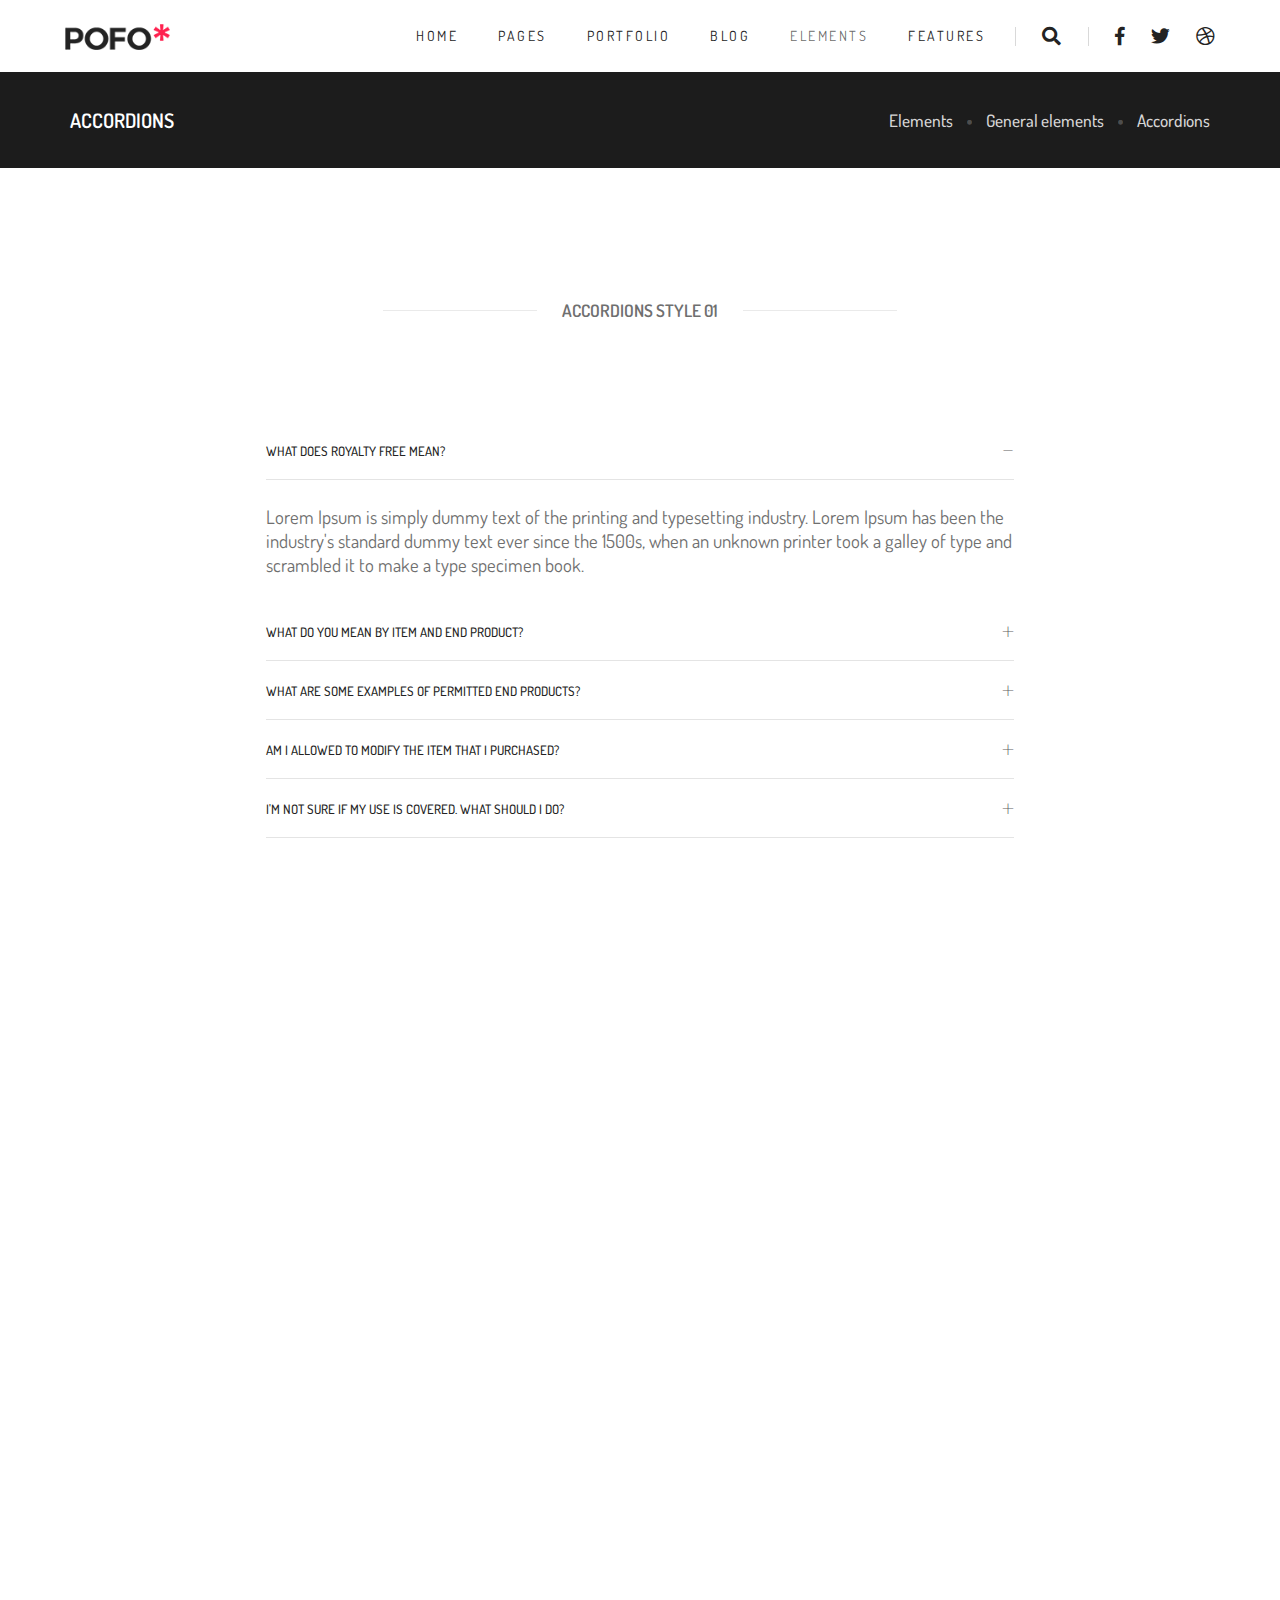
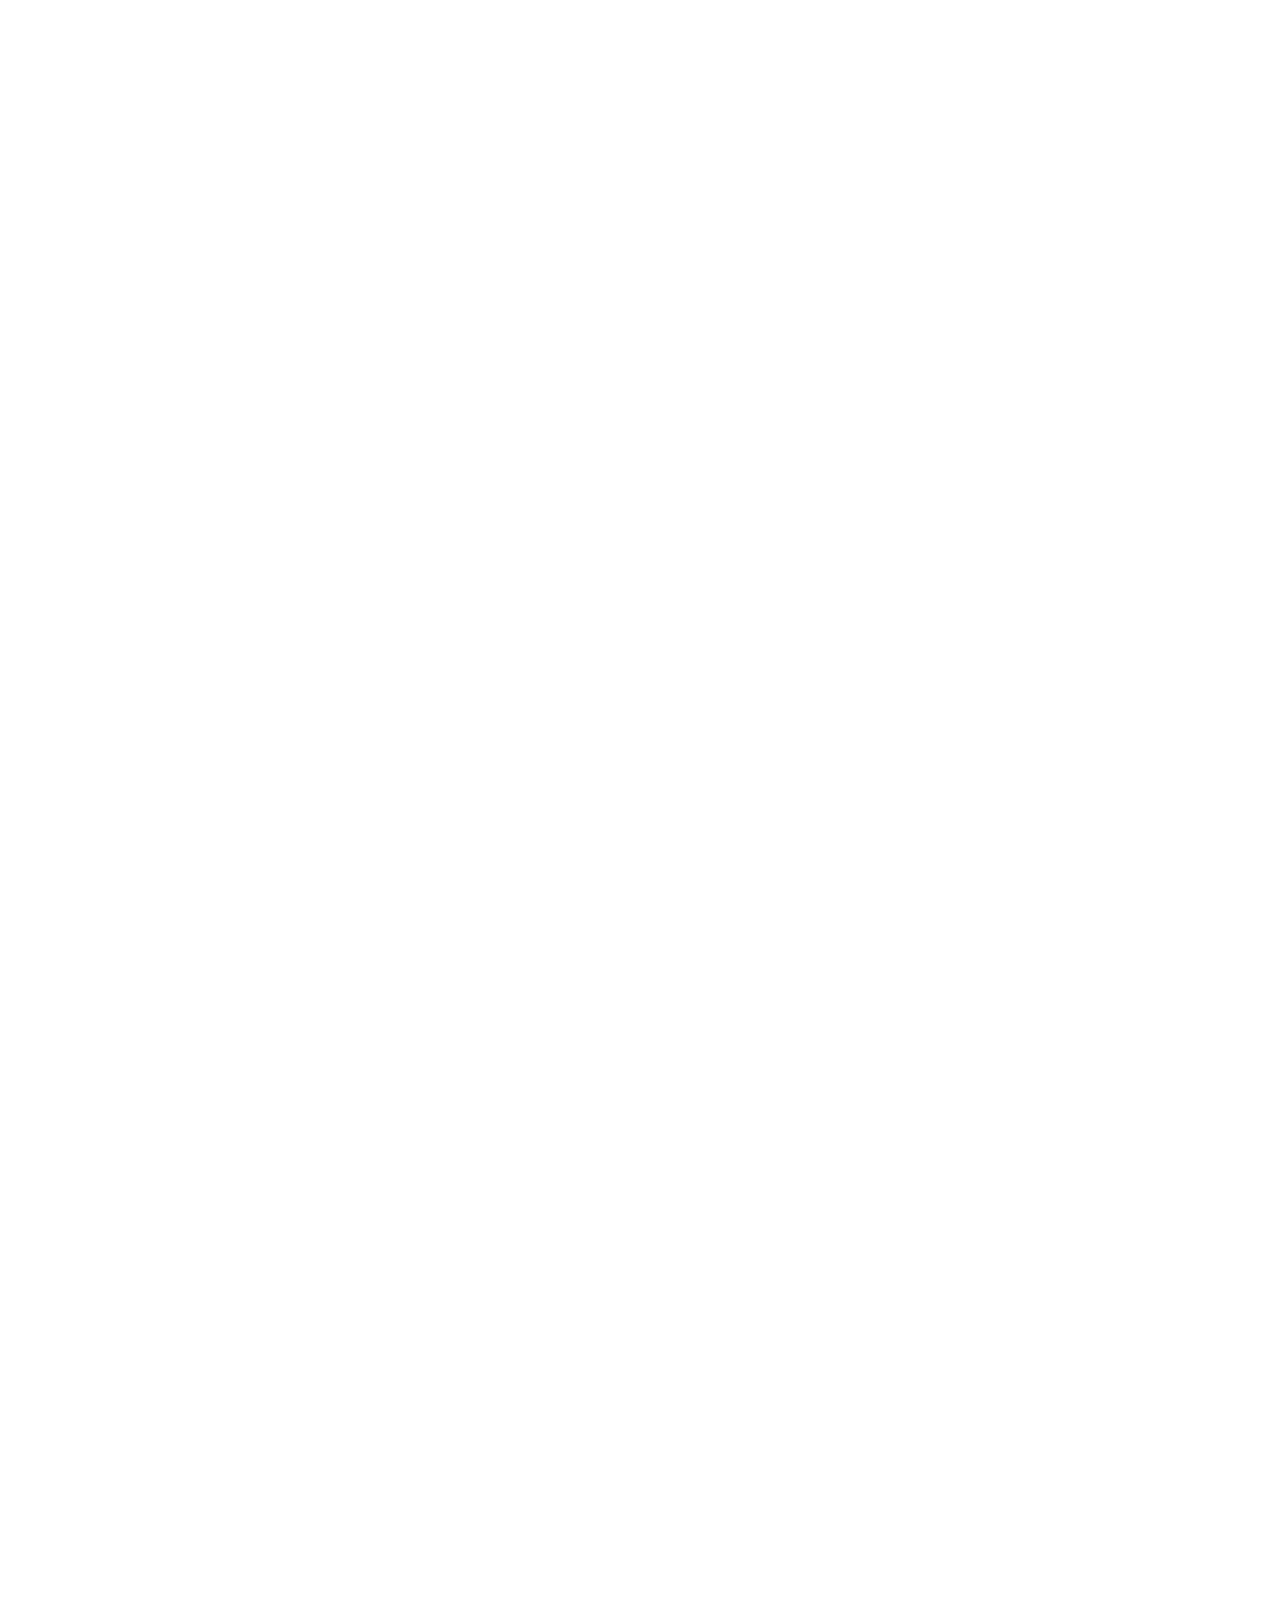
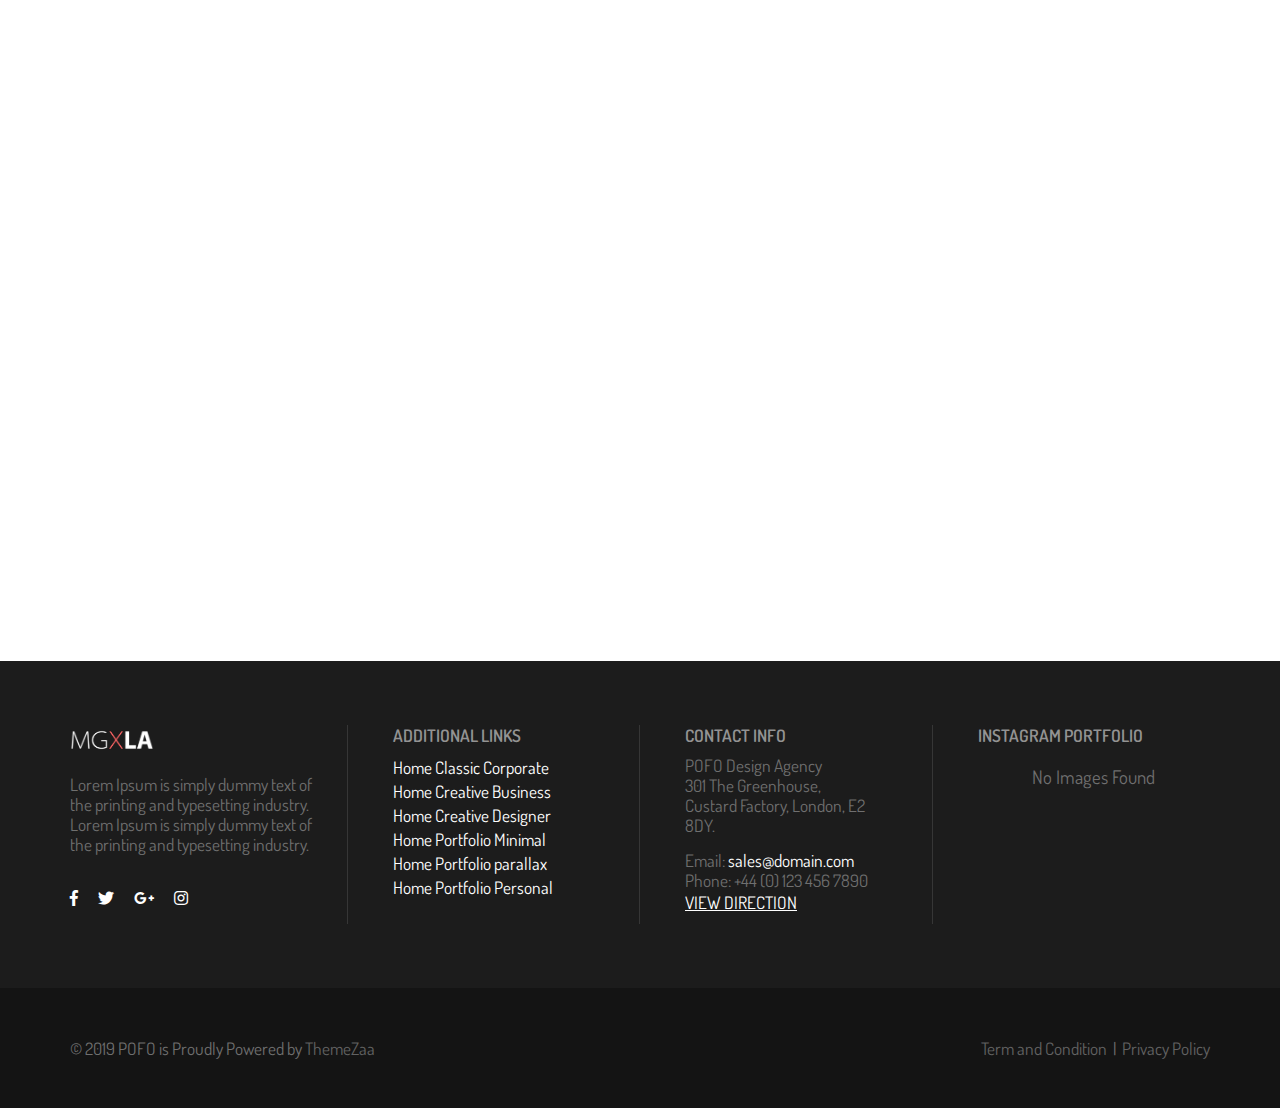
<file: accordions.html>
<!doctype html>
<html class="no-js" lang="en">
    <head>
        <!-- title -->
        <title>POFO – Creative Agency, Corporate and Portfolio Multi-purpose Template</title>
        <meta charset="utf-8">
        <meta http-equiv="X-UA-Compatible" content="IE=edge" />
        <meta name="viewport" content="width=device-width,initial-scale=1.0,maximum-scale=1" />
        <meta name="author" content="ThemeZaa">
        <!-- description -->
        <meta name="description" content="POFO is a highly creative, modern, visually stunning and Bootstrap responsive multipurpose agency and portfolio HTML5 template with 25 ready home page demos.">
        <!-- keywords -->
        <meta name="keywords" content="creative, modern, clean, bootstrap responsive, html5, css3, portfolio, blog, agency, templates, multipurpose, one page, corporate, start-up, studio, branding, designer, freelancer, carousel, parallax, photography, personal, masonry, grid, coming soon, faq">
        <!-- favicon -->
        <link rel="shortcut icon" href="images/favicon.png">
        <link rel="apple-touch-icon" href="images/apple-touch-icon-57x57.png">
        <link rel="apple-touch-icon" sizes="72x72" href="images/apple-touch-icon-72x72.png">
        <link rel="apple-touch-icon" sizes="114x114" href="images/apple-touch-icon-114x114.png">
        <!-- animation -->
        <link rel="stylesheet" href="css/animate.css" />
        <!-- bootstrap -->
        <link rel="stylesheet" href="css/bootstrap.min.css" />
        <!-- et line icon --> 
        <link rel="stylesheet" href="css/et-line-icons.css" />
        <!-- font-awesome icon -->
        <link rel="stylesheet" href="css/font-awesome.min.css" />
        <!-- themify icon -->
        <link rel="stylesheet" href="css/themify-icons.css">
        <!-- swiper carousel -->
        <link rel="stylesheet" href="css/swiper.min.css">
        <!-- justified gallery  -->
        <link rel="stylesheet" href="css/justified-gallery.min.css">
        <!-- magnific popup -->
        <link rel="stylesheet" href="css/magnific-popup.css" />
        <!-- revolution slider -->
        <link rel="stylesheet" type="text/css" href="revolution/css/settings.css" media="screen" />
        <link rel="stylesheet" type="text/css" href="revolution/css/layers.css">
        <link rel="stylesheet" type="text/css" href="revolution/css/navigation.css">
        <!-- bootsnav -->
        <link rel="stylesheet" href="css/bootsnav.css">
        <!-- style -->
        <link rel="stylesheet" href="css/style.css" />
        <!-- responsive css -->
        <link rel="stylesheet" href="css/responsive.css" />
        <!--[if IE]>
            <script src="js/html5shiv.js"></script>
        <![endif]-->
    </head>
    <body>   
        <!-- start header -->
        <header>
            <!-- start navigation -->
            <nav class="navbar navbar-default bootsnav background-white header-light navbar-scroll-top navbar-expand-lg nav-box-width">
                <div class="container-fluid nav-header-container">
                    <!-- start logo -->
                    <div class="col-auto pl-0">
                        <a href="index.html" title="Pofo" class="logo"><img src="images/logo.png" data-rjs="images/logo@2x.png" class="logo-dark default" alt="Pofo"><img src="images/logo-white.png" data-rjs="images/logo-white@2x.png" alt="Pofo" class="logo-light"></a>
                    </div>
                    <!-- end logo -->
                    <div class="col accordion-menu pr-0 pr-md-3">
                        <button type="button" class="navbar-toggler collapsed" data-toggle="collapse" data-target="#navbar-collapse-toggle-1">
                            <span class="sr-only">toggle navigation</span>
                            <span class="icon-bar"></span>
                            <span class="icon-bar"></span>
                            <span class="icon-bar"></span>
                        </button>
                        <div class="navbar-collapse collapse justify-content-end" id="navbar-collapse-toggle-1">
                            <ul id="accordion" class="nav navbar-nav navbar-left no-margin alt-font text-normal" data-in="fadeIn" data-out="fadeOut">
                                <!-- start menu item -->
                                <li class="dropdown megamenu-fw">
                                    <a href="#">Home</a><i class="fas fa-angle-down dropdown-toggle" data-toggle="dropdown" aria-hidden="true"></i>
                                    <!-- start sub menu -->
                                    <div class="menu-back-div dropdown-menu megamenu-content mega-menu collapse mega-menu-full">
                                        <ul>
                                            <!-- start sub menu column  -->
                                            <li class="mega-menu-column col-lg-3">
                                                <!-- start sub menu item  -->
                                                <ul>
                                                    <li class="dropdown-header">Classic Homepages</li>
                                                    <li><a href="home-classic-corporate.html">Classic corporate</a></li>
                                                    <li><a href="home-classic-digital-agency.html">Classic digital agency</a></li>
                                                    <li><a href="home-classic-innovation-agency.html">Classic innovation agency</a></li>
                                                    <li><a href="home-classic-web-agency.html">Classic web agency</a></li>
                                                    <li><a href="home-classic-one-page.html">Classic one page</a></li>
                                                    <li><a href="home-classic-start-up.html">Classic start-up</a></li>
                                                    <li><a href="home-classic-interactive-agency.html">Classic interactive agency</a></li>
                                                    <li class="menu-new"><a href="home-classic-business.html">Classic business</a></li>
                                                </ul>
                                                <!-- end sub menu item  -->
                                            </li>
                                            <!-- end sub menu column -->
                                            <!-- start sub menu column -->
                                            <li class="mega-menu-column col-lg-3">
                                                <!-- start sub menu item  -->
                                                <ul>
                                                    <li class="dropdown-header">Creative Homepages</li>
                                                    <li><a href="home-creative-studio.html">Creative studio</a></li>
                                                    <li><a href="home-creative-business.html">Creative business</a></li>
                                                    <li><a href="home-creative-simple-portfolio.html">Creative simple portfolio</a></li>
                                                    <li><a href="home-creative-branding-agency.html">Creative branding agency</a></li>
                                                    <li class="menu-new"><a href="home-creative-minimalist-portfolio.html">creative minimalist portfolio</a></li>
                                                    <li><a href="home-creative-small-business.html">Creative small business</a></li>
                                                    <li><a href="home-creative-designer.html">Creative designer</a></li>
                                                    <li><a href="home-creative-agency.html">Creative agency</a></li>
                                                </ul>
                                                <!-- end sub menu item  -->
                                            </li>
                                            <!-- end sub menu column  -->
                                            <!-- start sub menu column  -->
                                            <li class="mega-menu-column col-lg-3">
                                                <!-- start sub menu item  -->
                                                <ul>
                                                    <li class="dropdown-header">Portfolio Homepages</li>
                                                    <li><a href="home-portfolio-minimal.html">Portfolio minimal</a></li>
                                                    <li><a href="home-portfolio-multiple-carousel.html">Portfolio multiple carousel</a></li>
                                                    <li><a href="home-portfolio-centered-slides.html">Portfolio centered slides</a></li>
                                                    <li><a href="home-portfolio-personal.html">Portfolio personal</a></li>
                                                    <li><a href="home-portfolio-metro.html">Portfolio metro</a></li>
                                                    <li><a href="home-portfolio-full-screen-vertical.html">Portfolio full screen – vertical</a></li>
                                                    <li><a href="home-portfolio-photographer.html">Portfolio photographer</a></li>
                                                    <li><a href="home-portfolio-parallax.html">Portfolio parallax</a></li>
                                                </ul>
                                                <!-- end sub menu item  -->
                                            </li>
                                            <!-- end sub menu column  -->
                                            <!-- start sub menu column  -->
                                            <li class="mega-menu-column col-lg-3">
                                                <!-- start sub menu item  -->
                                                <ul>
                                                    <li class="dropdown-header">Blog Homepages</li>
                                                    <li><a href="home-blog-grid.html">Blog grid</a></li>
                                                    <li><a href="home-blog-masonry.html">Blog masonry</a></li>
                                                    <li><a href="home-blog-clean.html">Blog clean</a></li>
                                                    <li><a href="home-blog-personal.html">Blog personal</a></li>
                                                </ul>
                                                <!-- end sub menu item  -->
                                            </li>
                                            <!-- end sub menu column  -->
                                        </ul>
                                        <!-- end sub menu -->
                                    </div>
                                </li>
                                <!-- end menu item -->
                                <li class="dropdown simple-dropdown"><a href="#">Pages</a><i class="fas fa-angle-down dropdown-toggle" data-toggle="dropdown" aria-hidden="true"></i>
                                    <!-- start sub menu -->
                                    <ul class="dropdown-menu" role="menu">
                                        <li class="dropdown"><a class="dropdown-toggle" data-toggle="dropdown" href="#">About <i class="fas fa-angle-right"></i></a>
                                            <ul class="dropdown-menu">
                                                <li><a href="about-us-simple.html">About us simple</a></li>
                                                <li><a href="about-us-classic.html">About us classic</a></li>
                                                <li><a href="about-us-modern.html">About us modern</a></li>
                                                <li><a href="about-me.html">About me</a></li>
                                            </ul>
                                        </li>
                                        <li class="dropdown"><a class="dropdown-toggle" data-toggle="dropdown" href="#">Services <i class="fas fa-angle-right"></i></a>
                                            <ul class="dropdown-menu">
                                                <li><a href="services-simple.html">Services simple</a></li>
                                                <li><a href="services-classic.html">Services classic</a></li>
                                                <li><a href="services-modern.html">Services modern</a></li>
                                            </ul>
                                        </li>
                                        <li class="dropdown"><a class="dropdown-toggle" data-toggle="dropdown" href="#">Contact <i class="fas fa-angle-right"></i></a>
                                            <ul class="dropdown-menu">
                                                <li><a href="contact-us-simple.html">Contact simple</a></li>
                                                <li><a href="contact-us-classic.html">Contact classic</a></li>
                                                <li><a href="contact-us-classic-02.html">Contact classic – style 02</a></li>
                                                <li><a href="contact-us-modern.html">Contact modern</a></li>
                                            </ul>
                                        </li>
                                        <li class="dropdown"><a class="dropdown-toggle" data-toggle="dropdown" href="#">Team <i class="fas fa-angle-right"></i></a>
                                            <ul class="dropdown-menu">
                                                <li><a href="team-simple.html">Team simple</a></li>
                                                <li><a href="team-classic.html">Team classic</a></li>
                                            </ul>
                                        </li>
                                        <li class="dropdown"><a class="dropdown-toggle" data-toggle="dropdown" href="#">Additional Pages <i class="fas fa-angle-right"></i></a>
                                            <ul class="dropdown-menu">
                                                <li><a href="our-clients.html">Our clients</a></li>
                                                <li><a href="404.html">Error 404</a></li>
                                                <li><a href="coming-soon.html">Coming soon</a></li>
                                                <li><a href="coming-soon-02.html">Coming soon – style 02</a></li>
                                                <li><a href="faq.html">Faq</a></li>
                                                <li><a href="maintenance.html">Maintenance</a></li>
                                                <li><a href="search-result.html">Search result</a></li>
                                                <li><a href="pricing.html">Pricing</a></li>
                                            </ul>
                                        </li>
                                    </ul>
                                </li>
                                <li class="dropdown megamenu-fw">
                                    <a href="#">Portfolio</a><i class="fas fa-angle-down dropdown-toggle" data-toggle="dropdown" aria-hidden="true"></i>
                                    <!-- start sub menu -->
                                    <div class="menu-back-div dropdown-menu megamenu-content mega-menu collapse mega-menu-full">
                                        <ul>
                                            <!-- start sub menu column  -->
                                            <li class="mega-menu-column col-lg-3">
                                                <!-- start sub menu item  -->
                                                <ul>
                                                    <li class="dropdown-header">Grid - Full width Layouts</li>
                                                    <li><a href="portfolio-full-width-grid-overlay.html">Portfolio grid overlay</a></li>
                                                    <li><a href="portfolio-full-width-grid-with-icon.html">Portfolio grid with icon</a></li>
                                                    <li><a href="portfolio-full-width-grid-transform.html">Portfolio grid transform</a></li>
                                                    <li><a href="portfolio-full-width-grid-zooming.html">Portfolio grid zooming</a></li>
                                                </ul>
                                                <ul>
                                                    <li class="dropdown-header">Masonry - Full width Layouts</li>
                                                    <li><a href="portfolio-full-width-masonry-overlay.html">Portfolio masonry overlay</a></li>
                                                    <li><a href="portfolio-full-width-masonry-with-icon.html">Portfolio masonry with icon</a></li>
                                                </ul>
                                                <ul>
                                                    <li class="dropdown-header">Metro - Full width Layouts</li>
                                                    <li><a href="portfolio-full-width-metro-overlay.html">Portfolio metro overlay</a></li>
                                                    <li><a href="portfolio-full-width-metro-with-icon.html">Portfolio metro with icon</a></li>
                                                    <li><a href="portfolio-full-width-metro-transform.html">Portfolio metro transform</a></li>
                                                    <li><a href="portfolio-full-width-metro-zooming.html">Portfolio metro zooming</a></li>
                                                </ul>
                                                <ul>
                                                    <li class="dropdown-header">Other - Full width Layouts</li>
                                                    <li><a href="portfolio-full-width-image-gallery.html">Portfolio image gallery</a></li>
                                                    <li><a href="portfolio-full-width-justified-gallery.html">Portfolio justified</a></li>
                                                    <li><a href="portfolio-full-width-carousel.html">Portfolio carousel</a></li>
                                                    <li><a href="portfolio-full-width-parallax.html">Portfolio parallax</a></li>
                                                </ul>
                                                <!-- end sub menu item  -->
                                            </li>
                                            <!-- end sub menu column -->
                                            <!-- start sub menu column -->
                                            <li class="mega-menu-column col-lg-3">
                                                <!-- start sub menu item  -->
                                                <ul>
                                                    <li class="dropdown-header">Grid - Boxed Layouts</li>
                                                    <li><a href="portfolio-boxed-grid-overlay.html">Portfolio grid overlay</a></li>
                                                    <li><a href="portfolio-boxed-grid-with-icon.html">Portfolio grid with icon</a></li>
                                                    <li><a href="portfolio-boxed-grid-transform.html">Portfolio grid transform</a></li>
                                                    <li><a href="portfolio-boxed-grid-zooming.html">Portfolio grid zooming</a></li>
                                                </ul>
                                                <ul>
                                                    <li class="dropdown-header">Masonry - Boxed Layouts</li>
                                                    <li><a href="portfolio-boxed-masonry-overlay.html">Portfolio masonry overlay</a></li>
                                                    <li><a href="portfolio-boxed-masonry-with-icon.html">Portfolio masonry with icon</a></li>
                                                </ul>
                                                <ul>
                                                    <li class="dropdown-header">Metro - Boxed Layouts</li>
                                                    <li><a href="portfolio-boxed-metro-overlay.html">Portfolio metro overlay</a></li>
                                                    <li><a href="portfolio-boxed-metro-with-icon.html">Portfolio metro with icon</a></li>
                                                    <li><a href="portfolio-boxed-metro-transform.html">Portfolio metro transform</a></li>
                                                    <li><a href="portfolio-boxed-metro-zooming.html">Portfolio metro zooming</a></li>
                                                </ul>
                                                <ul>
                                                    <li class="dropdown-header">Other - Boxed Layouts</li>
                                                    <li><a href="portfolio-boxed-image-gallery.html">Portfolio image gallery</a></li>
                                                    <li><a href="portfolio-boxed-justified-gallery.html">Portfolio justified</a></li>
                                                    <li><a href="portfolio-boxed-carousel.html">Portfolio carousel</a></li>
                                                    <li><a href="portfolio-boxed-parallax.html">Portfolio parallax</a></li>
                                                </ul>
                                                <!-- end sub menu item  -->
                                            </li>
                                            <!-- end sub menu column  -->

                                            <!-- start sub menu column  -->
                                            <li class="mega-menu-column col-lg-3">
                                                <!-- start sub menu item  -->
                                                <ul>
                                                    <li class="dropdown-header">Single Project Page</li>
                                                    <li><a href="single-project-page-01.html">Single project page 01</a></li>
                                                    <li><a href="single-project-page-02.html">Single project page 02</a></li>
                                                    <li><a href="single-project-page-03.html">Single project page 03</a></li>
                                                    <li><a href="single-project-page-04.html">Single project page 04</a></li>
                                                    <li><a href="single-project-page-05.html">Single project page 05</a></li>
                                                    <li><a href="single-project-page-06.html">Single project page 06</a></li>
                                                    <li><a href="single-project-page-07.html">Single project page 07</a></li>
                                                    <li><a href="single-project-page-08.html">Single project page 08</a></li>
                                                </ul>
                                                <!-- end sub menu item  -->
                                                <ul>
                                                    <li class="dropdown-header">Portfolio Columns</li>
                                                    <li><a href="portfolio-two-columns.html">Portfolio 2 columns</a></li>
                                                    <li><a href="portfolio-three-columns.html">Portfolio 3 columns</a></li>
                                                    <li><a href="portfolio-four-columns.html">Portfolio 4 columns</a></li>
                                                    <li><a href="portfolio-five-columns.html">Portfolio 5 columns</a></li>
                                                </ul>
                                            </li>
                                            <!-- end sub menu column  -->
                                            <!-- start sub menu column  -->
                                            <li class="mega-menu-column col-lg-3 d-none d-lg-block">
                                                <!-- start sub menu item  -->
                                                <ul>
                                                    <li>
                                                        <a href="home-creative-studio.html" class="menu-banner-image"><img src="images/menu-banner-01.png" alt="portfolio"/></a>
                                                    </li>
                                                    <li>
                                                        <a href="home-creative-studio.html" class="menu-banner-image"><img src="images/menu-banner-02.png" alt="portfolio"/></a>
                                                    </li>
                                                </ul>
                                                <!-- end sub menu item  -->
                                            </li>
                                            <!-- end sub menu column  -->
                                        </ul>
                                        <!-- end sub menu -->
                                    </div>
                                </li>
                                <li class="dropdown simple-dropdown"><a href="#" title="Blog">Blog</a><i class="fas fa-angle-down dropdown-toggle" data-toggle="dropdown" aria-hidden="true"></i>
                                    <!-- start sub menu -->
                                    <ul class="dropdown-menu" role="menu">
                                        <li class="dropdown"><a class="dropdown-toggle" data-toggle="dropdown" href="#">Blog Standard <i class="fas fa-angle-right"></i></a>
                                            <ul class="dropdown-menu">
                                                <li><a href="blog-standard-full-width.html">Blog standard – full width</a></li>
                                                <li><a href="blog-standard-with-left-sidebar.html">Blog standard with left sidebar</a></li>
                                                <li><a href="blog-standard-with-right-sidebar.html">Blog standard with right sidebar</a></li>
                                            </ul>
                                        </li>
                                        <li class="dropdown"><a class="dropdown-toggle" data-toggle="dropdown" href="#">Blog Classic <i class="fas fa-angle-right"></i></a>
                                            <ul class="dropdown-menu">
                                                <li><a href="blog-classic.html">Blog classic</a></li>
                                                <li><a href="blog-classic-full-width.html">Blog classic – full width</a></li>

                                            </ul></li>
                                        <li class="dropdown"><a class="dropdown-toggle" data-toggle="dropdown" href="#">Blog List <i class="fas fa-angle-right"></i></a>
                                            <ul class="dropdown-menu">
                                                <li><a href="blog-list.html">Blog list</a></li>
                                                <li><a href="blog-list-full-width.html">Blog list – full width</a></li>
                                            </ul></li>
                                        <li class="dropdown"><a class="dropdown-toggle" data-toggle="dropdown" href="#">Blog Grid <i class="fas fa-angle-right"></i></a>
                                            <ul class="dropdown-menu">
                                                <li><a href="blog-grid.html">Blog grid</a></li>
                                                <li><a href="blog-grid-full-width.html">Blog grid – full width</a></li>
                                            </ul>
                                        </li>
                                        <li class="dropdown"><a class="dropdown-toggle" data-toggle="dropdown" href="#">Blog Masonry <i class="fas fa-angle-right"></i></a>
                                            <ul class="dropdown-menu">
                                                <li><a href="blog-masonry.html">Blog masonry</a></li>
                                                <li><a href="blog-masonry-full-width.html">Blog masonry – full width</a></li>
                                            </ul>
                                        </li>
                                        <li class="dropdown"><a class="dropdown-toggle" data-toggle="dropdown" href="#">Blog Simple <i class="fas fa-angle-right"></i></a>
                                            <ul class="dropdown-menu">
                                                <li><a href="blog-simple.html">Blog simple</a></li>
                                                <li><a href="blog-simple-full-width.html">Blog simple – full width</a></li>
                                            </ul>
                                        </li>
                                        <li class="dropdown"><a class="dropdown-toggle" data-toggle="dropdown" href="#">Blog Clean <i class="fas fa-angle-right"></i></a>
                                            <ul class="dropdown-menu">
                                                <li><a href="blog-clean.html">Blog clean</a></li>
                                                <li><a href="blog-clean-full-width.html">Blog clean – full width</a></li>
                                            </ul>
                                        </li>
                                        <li class="dropdown"><a class="dropdown-toggle" data-toggle="dropdown" href="#">Blog Images <i class="fas fa-angle-right"></i></a>
                                            <ul class="dropdown-menu">
                                                <li><a href="blog-images.html">Blog images</a></li>
                                                <li><a href="blog-images-full-width.html">Blog images – full width</a></li>
                                            </ul>
                                        </li>
                                        <li class="dropdown"><a class="dropdown-toggle" data-toggle="dropdown" href="#">Blog Only Text <i class="fas fa-angle-right"></i></a>
                                            <ul class="dropdown-menu">
                                                <li><a href="blog-only-text.html">Blog only text</a></li>
                                                <li><a href="blog-only-text-full-width.html">Blog only text – full width</a></li>
                                            </ul>
                                        </li>
                                        <li class="dropdown"><a class="dropdown-toggle" data-toggle="dropdown" href="#">Post Layout <i class="fas fa-angle-right"></i></a>
                                            <ul class="dropdown-menu">
                                                <li><a href="blog-post-layout-01.html">Blog post layout 01</a></li>
                                                <li><a href="blog-post-layout-02.html">Blog post layout 02</a></li>
                                                <li><a href="blog-post-layout-03.html">Blog post layout 03</a></li>
                                                <li><a href="blog-post-layout-04.html">Blog post layout 04</a></li>
                                                <li><a href="blog-post-layout-05.html">Blog post layout 05</a></li>
                                            </ul>
                                        </li>
                                        <li class="dropdown"><a class="dropdown-toggle" data-toggle="dropdown" href="#">Post Types <i class="fas fa-angle-right"></i></a>
                                            <ul class="dropdown-menu">
                                                <li><a href="blog-standard-post.html">Standard post</a></li>
                                                <li><a href="blog-gallery-post.html">Gallery post</a></li>
                                                <li><a href="blog-slider-post.html">Slider post</a></li>
                                                <li><a href="blog-html5-video-post.html">HTML5 video post</a></li>
                                                <li><a href="blog-youtube-video-post.html">Youtube video post</a></li>
                                                <li><a href="blog-vimeo-video-post.html">Vimeo video post</a></li>
                                                <li><a href="blog-audio-post.html">Audio post</a></li>
                                                <li><a href="blog-blockquote-post.html">Blockquote post</a></li>
                                                <li><a href="blog-full-width-post.html">Full width post</a></li>
                                            </ul>
                                        </li>
                                    </ul>
                                    <!-- end sub menu -->
                                </li>
                                <li class="dropdown megamenu-fw">
                                    <a href="#">Elements</a><i class="fas fa-angle-down dropdown-toggle" data-toggle="dropdown" aria-hidden="true"></i>
                                    <!-- start sub menu -->
                                    <div class="menu-back-div dropdown-menu megamenu-content mega-menu collapse mega-menu-full icon-list-menu">
                                        <ul>
                                            <!-- start sub menu column  -->
                                            <li class="mega-menu-column col-lg-3">
                                                <!-- start sub menu item  -->
                                                <ul>
                                                    <li class="dropdown-header">General elements</li>
                                                    <li><a href="accordions.html"><i class="ti-layout-accordion-separated"></i> Accordions</a></li>
                                                    <li><a href="buttons.html"><i class="ti-mouse"></i> Buttons</a></li>
                                                    <li><a href="team.html"><i class="ti-user"></i> Team</a></li>
                                                    <li><a href="team-carousel.html"><i class="ti-layout-slider-alt"></i> Team carousel</a></li>
                                                    <li><a href="clients.html"><i class="ti-id-badge"></i> Clients</a></li>
                                                    <li><a href="client-carousel.html"><i class="ti-layout-slider"></i> Client carousel</a></li>
                                                    <li><a href="subscribe.html"><i class="ti-bookmark"></i> Subscribe</a></li>
                                                    <li><a href="call-to-action.html"><i class="ti-headphone-alt"></i> Call to action</a></li>
                                                    <li><a href="tab.html"><i class="ti-layout-tab"></i> Tab</a></li>
                                                    <li><a href="google-map.html"><i class="ti-location-pin"></i> Google map</a></li>
                                                    <li><a href="text-slider.html"><i class="ti-layout-media-overlay"></i> Text slider</a></li>
                                                    <li><a href="contact-form.html"><i class="ti-clipboard"></i> Contact form</a></li>
                                                    <li><a href="image-gallery.html"><i class="ti-gallery"></i> Image gallery</a></li>
                                                </ul>
                                                <!-- end sub menu item  -->
                                            </li>
                                            <!-- end sub menu column -->
                                            <!-- start sub menu column -->
                                            <li class="mega-menu-column col-lg-3">
                                                <!-- start sub menu item  -->
                                                <ul>
                                                    <li class="dropdown-header">Infographics / icons</li>
                                                    <li><a href="process-bar.html"><i class="icon-hourglass"></i> Process bar</a></li>
                                                    <li><a href="icon-with-text.html"><i class="ti-layout-media-left"></i> Icon with text</a></li>
                                                    <li><a href="overline-icon-box.html"><i class="ti-layout-placeholder"></i> Overline icon box</a></li>
                                                    <li><a href="custom-icon-with-text.html"><i class="ti-layout-cta-btn-left"></i> Custom icon with text</a></li>
                                                    <li><a href="counters.html"><i class="ti-timer"></i> Counters</a></li>
                                                    <li><a href="countdown.html"><i class="ti-alarm-clock"></i> Countdown</a></li>
                                                    <li><a href="pie-charts.html"><i class="ti-pie-chart"></i> Pie charts</a></li>
                                                    <li><a href="text-box.html"><i class="ti-layout-cta-left"></i> Text box</a></li>
                                                    <li><a href="fancy-text-box.html"><i class="ti-layout-cta-center"></i> Fancy text box</a></li>
                                                </ul>
                                                <!-- end sub menu item  -->
                                            </li>
                                            <!-- end sub menu column  -->

                                            <!-- start sub menu column  -->
                                            <li class="mega-menu-column col-lg-3">
                                                <!-- start sub menu item  -->
                                                <ul>
                                                    <li class="dropdown-header">Interactive Elements</li>
                                                    <li><a href="testimonials.html"><i class="ti-thought"></i> Testimonials</a></li>
                                                    <li><a href="testimonials-carousel.html"><i class="ti-comments"></i> Testimonials carousel</a></li>
                                                    <li><a href="video.html"><i class="ti-video-camera"></i> Video</a></li>
                                                    <li><a href="interactive-banners.html"><i class="ti-image"></i> Interactive banners</a></li>
                                                    <li><a href="services.html"><i class="ti-headphone-alt"></i> Services</a></li>
                                                    <li><a href="portfolio-slider.html"><i class="ti-layout-slider-alt"></i> Portfolio slider</a></li>
                                                    <li><a href="info-banner.html"><i class="ti-layout-slider"></i> Info banner</a></li>
                                                    <li><a href="rotate-box.html"><i class="ti-layout-width-full"></i> Rotate box</a></li>
                                                    <li><a href="process-step.html"><i class="ti-stats-up"></i> Process step</a></li>
                                                    <li><a href="blog-posts.html"><i class="ti-comment-alt"></i> Blog posts</a></li>
                                                    <li><a href="instagram.html"><i class="ti-instagram"></i> Instagram</a></li>
                                                    <li><a href="parallax-scrolling.html"><i class="ti-exchange-vertical"></i> Parallax scrolling</a></li>
                                                </ul>
                                                <!-- end sub menu item  -->
                                            </li>
                                            <!-- end sub menu column  -->
                                            <!-- start sub menu column  -->
                                            <li class="mega-menu-column col-lg-3">
                                                <!-- start sub menu item  -->
                                                <ul>
                                                    <li class="dropdown-header">Text & containers</li>
                                                    <li><a href="heading.html"><i class="ti-text"></i> Heading</a></li>
                                                    <li><a href="dropcaps.html"><i class="ti-layout-accordion-list"></i> Dropcaps</a></li>
                                                    <li><a href="columns.html"><i class="ti-layout-column3-alt"></i> Columns</a></li>
                                                    <li><a href="blockquote.html"><i class="ti-quote-left"></i> Blockquote</a></li>
                                                    <li><a href="highlights.html"><i class="ti-underline"></i> Highlights</a></li>
                                                    <li><a href="message-box.html"><i class="ti-layout-media-right-alt"></i> Message box</a></li>
                                                    <li><a href="social-icons.html"><i class="ti-signal"></i> Social icons</a></li>
                                                    <li><a href="lists.html"><i class="ti-list"></i> Lists</a></li>
                                                    <li><a href="seperators.html"><i class="ti-layout-line-solid"></i> Separators</a></li>
                                                    <li><a href="pricing-table.html"><i class="ti-layout-grid2-thumb"></i> Pricing table</a></li>
                                                </ul>
                                                <!-- end sub menu item  -->
                                            </li>
                                            <!-- end sub menu column  -->
                                        </ul>
                                        <!-- end sub menu -->
                                    </div>
                                </li>
                                <li class="dropdown megamenu-fw">
                                    <a href="#">Features</a><i class="fas fa-angle-down dropdown-toggle" data-toggle="dropdown" aria-hidden="true"></i>
                                    <!-- start sub menu -->
                                    <div class="menu-back-div dropdown-menu megamenu-content mega-menu collapse mega-menu-full">
                                        <ul>
                                            <!-- start sub menu column  -->
                                            <li class="mega-menu-column col-lg-3">
                                                <!-- start sub menu item  -->
                                                <ul>
                                                    <li class="dropdown-header">Header Styles</li>
                                                    <li><a href="transparent-header.html">Transparent header</a></li>
                                                    <li><a href="white-header.html">White header</a></li>
                                                    <li><a href="dark-header.html">Dark header</a></li>
                                                    <li><a href="header-with-top-bar.html">Header with top bar</a></li>
                                                    <li><a href="header-with-sticky-top-bar.html">Header with sticky top bar</a></li>
                                                    <li><a href="header-with-push.html">Header with push</a></li>
                                                    <li><a href="center-navigation.html">Center navigation</a></li>
                                                    <li><a href="center-logo.html">Center logo</a></li>
                                                    <li><a href="top-logo.html">Top logo</a></li>
                                                    <li><a href="one-page-navigation.html">One page navigation</a></li>
                                                    <li><a href="hamburger-menu.html">Hamburger menu</a></li>
                                                    <li><a href="hamburger-menu-modern.html">Hamburger menu modern</a></li>
                                                    <li><a href="hamburger-menu-half.html">Hamburger menu half</a></li>
                                                    <li><a href="left-menu-classic.html">Left menu classic</a></li>
                                                    <li><a href="left-menu-modern.html">Left menu modern</a></li>
                                                </ul>
                                                <!-- end sub menu item  -->
                                            </li>
                                            <!-- end sub menu column -->
                                            <!-- start sub menu column -->
                                            <li class="mega-menu-column col-lg-3">
                                                <!-- start sub menu item  -->
                                                <ul>
                                                    <li class="dropdown-header">Footer</li>
                                                    <li><a href="footer-standard.html">Footer standard</a></li>
                                                    <li><a href="footer-standard-dark.html">Footer standard dark</a></li>
                                                    <li><a href="footer-classic.html">Footer classic</a></li>
                                                    <li><a href="footer-classic-dark.html">Footer classic dark</a></li>
                                                    <li><a href="footer-clean.html">Footer clean</a></li>
                                                    <li><a href="footer-clean-dark.html">Footer clean dark</a></li>
                                                    <li><a href="footer-modern.html">Footer modern</a></li>
                                                    <li><a href="footer-modern-dark.html">Footer modern dark</a></li>
                                                    <li><a href="footer-center-logo.html">Footer center logo </a></li>
                                                    <li><a href="footer-center-logo-dark.html">Footer center logo dark</a></li>
                                                    <li><a href="footer-strip.html">Footer strip</a></li>
                                                    <li><a href="footer-strip-dark.html">Footer strip dark</a></li>
                                                    <li><a href="footer-center-logo-02.html">Footer center logo 02</a></li>
                                                    <li><a href="footer-center-logo-02-dark.html">Footer center logo 02 dark</a></li>
                                                    <li class="menu-new"><a href="footer-clean-modern.html">footer clean modern</a></li>
                                                    <li class="menu-new"><a href="footer-clean-modern-dark.html">footer clean modern dark</a></li>
                                                </ul>
                                                <!-- end sub menu item  -->
                                            </li>
                                            <!-- end sub menu column  -->

                                            <!-- start sub menu column  -->
                                            <li class="mega-menu-column col-lg-3">
                                                <!-- start sub menu item  -->
                                                <ul>
                                                    <li class="dropdown-header">Page Title</li>
                                                    <li><a href="page-title-left-alignment.html">Left alignment</a></li>
                                                    <li><a href="page-title-right-alignment.html">Right alignment</a></li>
                                                    <li><a href="page-title-center-alignment.html">Center alignment</a></li>
                                                    <li><a href="page-title-dark-style.html">Dark style</a></li>
                                                    <li><a href="page-title-big-typography.html">Big typography</a></li>
                                                    <li><a href="page-title-parallax-image-background.html">Parallax image background</a></li>
                                                    <li><a href="page-title-background-breadcrumbs.html">Image after breadcrumbs</a></li>
                                                    <li><a href="page-title-gallery-background.html">Gallery background</a></li>
                                                    <li><a href="page-title-background-video.html">Background video</a></li>
                                                    <li><a href="page-title-mini-version.html">Mini version</a></li>
                                                </ul>
                                                <!-- end sub menu item  -->
                                            </li>
                                            <!-- end sub menu column  -->
                                            <!-- start sub menu column  -->
                                            <li class="mega-menu-column col-lg-3">
                                                <!-- start sub menu item  -->
                                                <ul>
                                                    <li class="dropdown-header">Gallery</li>
                                                    <li><a href="single-image-lightbox.html">Single image lightbox</a></li>
                                                    <li><a href="lightbox-gallery.html">Lightbox gallery</a></li>
                                                    <li><a href="zoom-gallery.html">Zoom gallery</a></li>
                                                    <li class="menu-new"><a href="metro-gallery.html">metro gallery</a></li>
                                                    <li class="menu-new"><a href="justified-gallery.html">justified gallery</a></li>
                                                    <li><a href="popup-with-form.html">Popup with form</a></li>
                                                    <li><a href="modal-popup.html">Modal popup</a></li>
                                                    <li><a href="open-youtube-video.html">Open youtube video</a></li>
                                                    <li><a href="open-vimeo-video.html">Open vimeo video</a></li>
                                                    <li><a href="open-google-map.html">Open google map</a></li>
                                                </ul>
                                                <!-- end sub menu item  -->
                                            </li>
                                            <!-- end sub menu column  -->
                                        </ul>
                                        <!-- end sub menu -->
                                    </div>
                                </li>
                            </ul>
                        </div>
                    </div>
                    <div class="col-auto pr-0">
                        <div class="header-searchbar">
                            <a href="#search-header" class="header-search-form"><i class="fas fa-search search-button"></i></a>
                            <!-- search input-->
                            <form id="search-header" method="post" action="search-result.html" name="search-header" class="mfp-hide search-form-result">
                                <div class="search-form position-relative">
                                    <button type="submit" class="fas fa-search close-search search-button"></button>
                                    <input type="text" name="search" class="search-input" placeholder="Enter your keywords..." autocomplete="off">
                                </div>
                            </form>
                        </div>
                        <div class="header-social-icon d-none d-md-inline-block">
                            <a href="https://www.facebook.com/" title="Facebook" target="_blank"><i class="fab fa-facebook-f" aria-hidden="true"></i></a>
                            <a href="https://twitter.com/" title="Twitter" target="_blank"><i class="fab fa-twitter"></i></a>
                            <a href="https://dribbble.com/" title="Dribbble" target="_blank"><i class="fab fa-dribbble"></i></a>                          
                        </div>
                    </div>
                </div>
            </nav>
            <!-- end navigation --> 
        </header>
        <!-- end header -->
        <!-- start page title section -->
        <section class="wow fadeIn bg-extra-dark-gray padding-35px-tb page-title-small top-space">
            <div class="container">
                <div class="row align-items-center">
                    <div class="col-xl-8 col-md-6 text-center text-md-left">
                        <!-- start page title -->
                        <h1 class="alt-font text-white-2 font-weight-600 mb-0 text-uppercase">Accordions</h1>
                        <!-- end page title -->
                    </div>
                    <div class="col-xl-4 col-md-6 breadcrumb text-small alt-font justify-content-center justify-content-md-end sm-margin-10px-top">
                        <!-- breadcrumb -->
                        <ul>
                            <li><a href="#" class="text-light-gray">Elements</a></li>
                            <li><a href="#" class="text-light-gray">General elements</a></li>
                            <li class="text-light-gray">Accordions</li>
                        </ul>
                        <!-- end breadcrumb -->
                    </div>
                </div>
            </div>
        </section>
        <!-- end page title section -->
        <!-- start accordions style 01 section -->
        <section class="wow fadeIn">
            <div class="container">
                <div class="row justify-content-center">
                    <div class="col-12 col-lg-7 text-center margin-100px-bottom sm-margin-40px-bottom">
                        <div class="position-relative overflow-hidden w-100">
                            <span class="text-small text-outside-line-full alt-font font-weight-600 text-uppercase">Accordions Style 01</span>
                        </div>
                    </div>
                </div>
                <div class="row justify-content-center">
                    <div class="col-12 col-lg-8">
                        <!-- start accordion -->
                        <div class="panel-group accordion-style1" id="accordion-design">
                            <!-- start accordion item -->
                            <div class="panel">
                                <div class="panel-heading">
                                    <a data-toggle="collapse" data-parent="#accordion-design" href="#design1" class="collapsed" aria-expanded="false"><div class="panel-title font-weight-500 text-extra-dark-gray text-uppercase">What does royalty free mean?<span class="float-right"><i class="ti-minus"></i></span></div></a>
                                </div>
                                <div id="design1" class="panel-collapse collapse show" data-parent="#accordion-design" aria-expanded="false" role="tablist">
                                    <div class="panel-body">
                                        Lorem Ipsum is simply dummy text of the printing and typesetting industry. Lorem Ipsum has been the industry's standard dummy text ever since the 1500s, when an unknown printer took a galley of type and scrambled it to make a type specimen book. 
                                    </div>
                                </div>
                            </div>
                            <!-- end accordion item -->
                            <!-- start accordion item -->
                            <div class="panel">
                                <div class="panel-heading">
                                    <a data-toggle="collapse" data-parent="#accordion-design" href="#design2" class="collapsed" aria-expanded="false"><div class="panel-title font-weight-500 text-extra-dark-gray text-uppercase">What do you mean by item and end product?<span class="float-right"><i class="ti-plus"></i></span></div></a>
                                </div>
                                <div id="design2" class="panel-collapse collapse" data-parent="#accordion-design" aria-expanded="false" role="tablist">
                                    <div class="panel-body">
                                        Lorem Ipsum is simply dummy text of the printing and typesetting industry. Lorem Ipsum has been the industry's standard dummy text ever since the 1500s, when an unknown printer took a galley of type and scrambled it to make a type specimen book. 
                                    </div>
                                </div>
                            </div>
                            <!-- end accordion item -->
                            <!-- start accordion item -->
                            <div class="panel">
                                <div class="panel-heading">
                                    <a data-toggle="collapse" data-parent="#accordion-design" href="#design3" class="collapsed" aria-expanded="false"><div class="panel-title font-weight-500 text-extra-dark-gray text-uppercase">What are some examples of permitted end products?<span class="float-right"><i class="ti-plus"></i></span></div></a>
                                </div>
                                <div id="design3" class="panel-collapse collapse" data-parent="#accordion-design" aria-expanded="false" role="tablist">
                                    <div class="panel-body">
                                        Lorem Ipsum is simply dummy text of the printing and typesetting industry. Lorem Ipsum has been the industry's standard dummy text ever since the 1500s, when an unknown printer took a galley of type and scrambled it to make a type specimen book. 
                                    </div>
                                </div>
                            </div>
                            <!-- end accordion item -->
                            <!-- start accordion item -->
                            <div class="panel">
                                <div class="panel-heading">
                                    <a data-toggle="collapse" data-parent="#accordion-design" href="#design4" class="collapsed" aria-expanded="false"><div class="panel-title font-weight-500 text-extra-dark-gray text-uppercase">Am i allowed to modify the item that i purchased?<span class="float-right"><i class="ti-plus"></i></span></div></a>
                                </div>
                                <div id="design4" class="panel-collapse collapse" data-parent="#accordion-design" aria-expanded="false" role="tablist">
                                    <div class="panel-body">
                                        Lorem Ipsum is simply dummy text of the printing and typesetting industry. Lorem Ipsum has been the industry's standard dummy text ever since the 1500s, when an unknown printer took a galley of type and scrambled it to make a type specimen book. 
                                    </div>
                                </div>
                            </div>
                            <!-- end accordion item -->
                            <!-- start accordion item -->
                            <div class="panel">
                                <div class="panel-heading">
                                    <a data-toggle="collapse" data-parent="#accordion-design" href="#design5" class="collapsed" aria-expanded="false"><div class="panel-title font-weight-500 text-extra-dark-gray text-uppercase">I'm not sure if my use is covered. what should i do?<span class="float-right"><i class="ti-plus"></i></span></div></a>
                                </div>
                                <div id="design5" class="panel-collapse collapse" data-parent="#accordion-design" aria-expanded="false" role="tablist">
                                    <div class="panel-body">
                                        Lorem Ipsum is simply dummy text of the printing and typesetting industry. Lorem Ipsum has been the industry's standard dummy text ever since the 1500s, when an unknown printer took a galley of type and scrambled it to make a type specimen book. 
                                    </div>
                                </div>
                            </div>
                            <!-- end accordion item -->
                        </div>
                        <!-- end accordion -->
                    </div>
                </div>
            </div>
        </section>
        <!-- end accordions style 01 section -->
        <!-- start accordions style 02 section -->
        <section class="wow fadeIn bg-extra-dark-gray">
            <div class="container">
                <div class="row justify-content-center">
                    <div class="col-12 col-lg-7 text-center margin-100px-bottom sm-margin-40px-bottom">
                        <div class="position-relative overflow-hidden w-100">
                            <span class="text-small text-outside-line-full alt-font font-weight-600 text-uppercase">Accordions Style 02</span>
                        </div>
                    </div>
                </div>
                <div class="row justify-content-center">
                    <div class="col-12 col-lg-8">
                        <!-- start accordion -->
                        <div class="panel-group accordion-style1" id="accordion-design2">
                            <!-- start accordion item -->
                            <div class="panel">
                                <div class="panel-heading">
                                    <a data-toggle="collapse" data-parent="#accordion-design2" href="#accordion-design2-design1" class="collapsed" aria-expanded="false"><div class="panel-title font-weight-500 text-white-2 text-uppercase">What does royalty free mean?<span class="float-right"><i class="ti-minus"></i></span></div></a>
                                </div>
                                <div id="accordion-design2-design1" class="panel-collapse collapse show" data-parent="#accordion-design2" aria-expanded="false" role="tablist">
                                    <div class="panel-body">
                                        Lorem Ipsum is simply dummy text of the printing and typesetting industry. Lorem Ipsum has been the industry's standard dummy text ever since the 1500s, when an unknown printer took a galley of type and scrambled it to make a type specimen book. 
                                    </div>
                                </div>
                            </div>
                            <!-- end accordion item -->
                            <!-- start accordion item -->
                            <div class="panel">
                                <div class="panel-heading">
                                    <a data-toggle="collapse" data-parent="#accordion-design2" href="#accordion-design2-design2" class="collapsed" aria-expanded="false"><div class="panel-title font-weight-500 text-white-2 text-uppercase">What do you mean by item and end product?<span class="float-right"><i class="ti-plus"></i></span></div></a>
                                </div>
                                <div id="accordion-design2-design2" class="panel-collapse collapse" data-parent="#accordion-design2" aria-expanded="false" role="tablist">
                                    <div class="panel-body">
                                        Lorem Ipsum is simply dummy text of the printing and typesetting industry. Lorem Ipsum has been the industry's standard dummy text ever since the 1500s, when an unknown printer took a galley of type and scrambled it to make a type specimen book. 
                                    </div>
                                </div>
                            </div>
                            <!-- end accordion item -->
                            <!-- start accordion item -->
                            <div class="panel">
                                <div class="panel-heading">
                                    <a data-toggle="collapse" data-parent="#accordion-design2" href="#accordion-design2-design3" class="collapsed" aria-expanded="false"><div class="panel-title font-weight-500 text-white-2 text-uppercase">What are some examples of permitted end products?<span class="float-right"><i class="ti-plus"></i></span></div></a>
                                </div>
                                <div id="accordion-design2-design3" class="panel-collapse collapse" data-parent="#accordion-design2" aria-expanded="false" role="tablist">
                                    <div class="panel-body">
                                        Lorem Ipsum is simply dummy text of the printing and typesetting industry. Lorem Ipsum has been the industry's standard dummy text ever since the 1500s, when an unknown printer took a galley of type and scrambled it to make a type specimen book. 
                                    </div>
                                </div>
                            </div>
                            <!-- end accordion item -->
                            <!-- start accordion item -->
                            <div class="panel">
                                <div class="panel-heading">
                                    <a data-toggle="collapse" data-parent="#accordion-design2" href="#accordion-design2-design4" class="collapsed" aria-expanded="false"><div class="panel-title font-weight-500 text-white-2 text-uppercase">Am i allowed to modify the item that i purchased?<span class="float-right"><i class="ti-plus"></i></span></div></a>
                                </div>
                                <div id="accordion-design2-design4" class="panel-collapse collapse" data-parent="#accordion-design2" aria-expanded="false" role="tablist">
                                    <div class="panel-body">
                                        Lorem Ipsum is simply dummy text of the printing and typesetting industry. Lorem Ipsum has been the industry's standard dummy text ever since the 1500s, when an unknown printer took a galley of type and scrambled it to make a type specimen book. 
                                    </div>
                                </div>
                            </div>
                            <!-- end accordion item -->
                            <!-- start accordion item -->
                            <div class="panel">
                                <div class="panel-heading">
                                    <a data-toggle="collapse" data-parent="#accordion-design2" href="#accordion-design2-design5" class="collapsed" aria-expanded="false"><div class="panel-title font-weight-500 text-white-2 text-uppercase">I'm not sure if my use is covered. what should i do?<span class="float-right"><i class="ti-plus"></i></span></div></a>
                                </div>
                                <div id="accordion-design2-design5" class="panel-collapse collapse" data-parent="#accordion-design2" aria-expanded="false" role="tablist">
                                    <div class="panel-body">
                                        Lorem Ipsum is simply dummy text of the printing and typesetting industry. Lorem Ipsum has been the industry's standard dummy text ever since the 1500s, when an unknown printer took a galley of type and scrambled it to make a type specimen book. 
                                    </div>
                                </div>
                            </div>
                            <!-- end accordion item -->
                        </div>
                        <!-- end accordion -->
                    </div>
                </div>
            </div>
        </section>
        <!-- end accordions style 02 section -->
        <!-- start accordions style 03 section -->
        <section class="wow fadeIn">
            <div class="container">
                <div class="row justify-content-center">
                    <div class="col-12 col-lg-7 text-center margin-100px-bottom sm-margin-40px-bottom">
                        <div class="position-relative overflow-hidden w-100">
                            <span class="text-small text-outside-line-full alt-font font-weight-600 text-uppercase">Accordions Style 03</span>
                        </div>
                    </div>
                </div>
                <div class="row justify-content-center">
                    <div class="col-12 col-lg-8">
                        <!-- start accordion -->
                        <div class="panel-group accordion-style3" id="accordion-3">
                            <!-- start tab content -->
                            <div class="panel panel-default">
                                <div class="panel-heading">
                                    <a class="accordion-toggle" data-toggle="collapse" data-parent="#accordion-3" href="#accordion-3-One">
                                        <div class="panel-title">
                                            <span class="alt-font font-weight-600 text-deep-pink tab-tag">01</span>
                                            <span class="text-white-2 sm-width-80 d-inline-block">Unique and bold website design</span>
                                            <i class="fas fa-angle-up float-right text-extra-dark-gray "></i>
                                        </div>
                                    </a>
                                </div>
                                <div id="accordion-3-One" class="panel-collapse collapse show" data-parent="#accordion-3">
                                    <div class="panel-body">Lorem Ipsum is simply dummy text of the printing and typesetting industry. Lorem Ipsum has been the industry's standard dummy text ever since the 1500s, when an unknown printer took a galley of type and scrambled it to make a type specimen book.</div>
                                </div>
                            </div>
                            <!-- end tab content -->
                            <!-- start tab content -->
                            <div class="panel panel-default">
                                <div class="panel-heading">
                                    <a class="accordion-toggle" data-toggle="collapse" data-parent="#accordion-3" href="#accordion-3-Two">
                                        <div class="panel-title">
                                            <span class="alt-font font-weight-600 text-deep-pink tab-tag">02</span>
                                            <span class="text-white-2 sm-width-80 d-inline-block">We're ready to start now</span>
                                            <i class="indicator fas fa-angle-down float-right text-extra-dark-gray "></i>
                                        </div>
                                    </a>
                                </div>
                                <div id="accordion-3-Two" class="panel-collapse collapse" data-parent="#accordion-3">
                                    <div class="panel-body">Lorem Ipsum is simply dummy text of the printing and typesetting industry. Lorem Ipsum has been the industry's standard dummy text ever since the 1500s, when an unknown printer took a galley of type and scrambled it to make a type specimen book.</div>
                                </div>
                            </div>
                            <!-- end tab content -->
                            <!-- start tab content -->
                            <div class="panel panel-default">
                                <div class="panel-heading">
                                    <a class="accordion-toggle" data-toggle="collapse" data-parent="#accordion-3" href="#accordion-3-Three">
                                        <div class="panel-title">
                                            <span class="alt-font font-weight-600 text-deep-pink tab-tag">03</span>
                                            <span class="text-white-2 sm-width-80 d-inline-block">We Deliver the highest quality</span>
                                            <i class="indicator fas fa-angle-down float-right text-extra-dark-gray "></i>
                                        </div>
                                    </a>
                                </div>
                                <div id="accordion-3-Three" class="panel-collapse collapse" data-parent="#accordion-3">
                                    <div class="panel-body">Lorem Ipsum is simply dummy text of the printing and typesetting industry. Lorem Ipsum has been the industry's standard dummy text ever since the 1500s, when an unknown printer took a galley of type and scrambled it to make a type specimen book.</div>
                                </div>
                            </div>
                            <!-- end tab content -->
                        </div>
                        <!-- end accordion -->
                    </div>
                </div>
            </div>
        </section>
        <!-- end accordions style 03 section -->
        <!-- start accordions style 04 section -->
        <section class="wow fadeIn bg-light-gray">
            <div class="container">
                <div class="row justify-content-center">
                    <div class="col-12 col-lg-7 text-center margin-100px-bottom sm-margin-40px-bottom">
                        <div class="position-relative overflow-hidden w-100">
                            <span class="text-small text-outside-line-full alt-font font-weight-600 text-uppercase">Accordions Style 04</span>
                        </div>
                    </div>
                </div>
                <div class="row justify-content-center">
                    <div class="col-12 col-lg-8">
                        <!-- start accordion -->
                        <div class="panel-group accordion-style2" id="accordion-main">
                            <!-- start tab content -->
                            <div class="panel panel-default">
                                <div class="panel-heading">
                                    <a class="accordion-toggle" data-toggle="collapse" data-parent="#accordion-main" href="#collapseOne">
                                        <div class="panel-title">
                                            <span class="alt-font font-weight-600 text-deep-pink tab-tag">01</span>
                                            <span class="text-extra-dark-gray sm-width-80 d-inline-block">Unique and bold website design</span>
                                            <i class="fas fa-angle-up float-right text-extra-dark-gray "></i>
                                        </div>
                                    </a>
                                </div>
                                <div id="collapseOne" class="panel-collapse collapse show" data-parent="#accordion-main">
                                    <div class="panel-body">Lorem Ipsum is simply dummy text of the printing and typesetting industry. Lorem Ipsum has been the industry's standard dummy text ever since the 1500s, when an unknown printer took a galley of type and scrambled it to make a type specimen book.</div>
                                </div>
                            </div>
                            <!-- end tab content -->
                            <!-- start tab content -->
                            <div class="panel panel-default">
                                <div class="panel-heading">
                                    <a class="accordion-toggle" data-toggle="collapse" data-parent="#accordion-main" href="#collapseTwo">
                                        <div class="panel-title">
                                            <span class="alt-font font-weight-600 text-deep-pink tab-tag">02</span>
                                            <span class="text-extra-dark-gray sm-width-80 d-inline-block">We're ready to start now</span>
                                            <i class="indicator fas fa-angle-down float-right text-extra-dark-gray "></i>
                                        </div>
                                    </a>
                                </div>
                                <div id="collapseTwo" class="panel-collapse collapse" data-parent="#accordion-main">
                                    <div class="panel-body">Lorem Ipsum is simply dummy text of the printing and typesetting industry. Lorem Ipsum has been the industry's standard dummy text ever since the 1500s, when an unknown printer took a galley of type and scrambled it to make a type specimen book.</div>
                                </div>
                            </div>
                            <!-- end tab content -->
                            <!-- start tab content -->
                            <div class="panel panel-default">
                                <div class="panel-heading">
                                    <a class="accordion-toggle" data-toggle="collapse" data-parent="#accordion-main" href="#collapseThree">
                                        <div class="panel-title">
                                            <span class="alt-font font-weight-600 text-deep-pink tab-tag">03</span>
                                            <span class="text-extra-dark-gray sm-width-80 d-inline-block">We Deliver the highest quality</span>
                                            <i class="indicator fas fa-angle-down float-right text-extra-dark-gray "></i>
                                        </div>
                                    </a>
                                </div>
                                <div id="collapseThree" class="panel-collapse collapse" data-parent="#accordion-main">
                                    <div class="panel-body">Lorem Ipsum is simply dummy text of the printing and typesetting industry. Lorem Ipsum has been the industry's standard dummy text ever since the 1500s, when an unknown printer took a galley of type and scrambled it to make a type specimen book.</div>
                                </div>
                            </div>
                            <!-- end tab content -->
                        </div>
                        <!-- end accordion -->
                    </div>
                </div>
            </div>
        </section>
        <!-- end accordions style 04 section -->
        <!-- start toggle style 01 section -->
        <section class="wow fadeIn border-top border-color-extra-light-gray">
            <div class="container">
                <div class="row justify-content-center">
                    <div class="col-12 col-lg-7 text-center margin-100px-bottom sm-margin-40px-bottom">
                        <div class="position-relative overflow-hidden w-100">
                            <span class="text-small text-outside-line-full alt-font font-weight-600 text-uppercase">Toggle Style 01</span>
                        </div>
                    </div>
                </div>
                <div class="row justify-content-center">
                    <div class="col-12 col-lg-8">
                        <!-- start toggle -->
                        <div class="panel-group toggles">
                            <!-- start toggle item -->
                            <div class="panel panel-default" id="collapse-one">
                                <div role="tablist" id="toggles-One" class="panel-heading">
                                    <a data-toggle="collapse" href="#toggles-OneLink"><div class="panel-title font-weight-500 text-extra-dark-gray text-uppercase">Is the regular license the same thing as an editorial license?<span class="float-right"><i class="ti-plus"></i></span></div></a>
                                </div>
                                <div id="toggles-OneLink" class="panel-collapse collapse">
                                    <div class="panel-body">
                                        Lorem Ipsum is simply dummy text of the printing and typesetting industry. Lorem Ipsum has been the industry's standard dummy text ever since the 1500s, when an unknown printer took a galley of type and scrambled it to make a type specimen book. 
                                    </div>
                                </div>
                            </div>
                            <!-- end toggle item -->
                            <!-- start toggle item -->
                            <div class="panel panel-default">
                                <div role="tablist" id="toggles-Two" class="panel-heading">
                                    <a data-toggle="collapse" href="#toggles-TwoLink"><div class="panel-title font-weight-500 text-extra-dark-gray text-uppercase">Which license do i need to use an item in a commercial?<span class="float-right"><i class="ti-plus"></i></span></div></a>
                                </div>
                                <div id="toggles-TwoLink" class="panel-collapse collapse">
                                    <div class="panel-body">
                                        Lorem Ipsum is simply dummy text of the printing and typesetting industry. Lorem Ipsum has been the industry's standard dummy text ever since the 1500s, when an unknown printer took a galley of type and scrambled it to make a type specimen book. 
                                    </div>
                                </div>
                            </div>
                            <!-- end toggle item -->
                            <!-- start toggle item -->
                            <div class="panel panel-default">
                                <div role="tablist" id="toggles-Three" class="panel-heading">
                                    <a data-toggle="collapse" href="#toggles-ThreeLink"><div class="panel-title font-weight-500 text-extra-dark-gray text-uppercase">What are allowed variations of a single application?<span class="float-right"><i class="ti-plus"></i></span></div></a>
                                </div>
                                <div id="toggles-ThreeLink" class="panel-collapse collapse">
                                    <div class="panel-body">
                                        Lorem Ipsum is simply dummy text of the printing and typesetting industry. Lorem Ipsum has been the industry's standard dummy text ever since the 1500s, when an unknown printer took a galley of type and scrambled it to make a type specimen book. 
                                    </div>
                                </div>
                            </div>
                            <!-- end toggle item -->
                        </div>
                        <!-- end toggle  -->
                    </div>
                </div>
            </div>
        </section>
        <!-- start toggle style 01 section -->
        <!-- start footer --> 
        <footer class="footer-standard-dark bg-extra-dark-gray"> 
            <div class="footer-widget-area padding-five-tb sm-padding-30px-tb">
                <div class="container">
                    <div class="row">
                        <div class="col-lg-3 col-md-6 widget border-right border-color-medium-dark-gray md-no-border-right md-margin-30px-bottom sm-text-center">
                            <!-- start logo -->
                            <a href="index.html" class="margin-20px-bottom d-inline-block"><img class="footer-logo" src="images/logo-white.png" data-rjs="images/logo-white@2x.png" alt=""></a>
                            <!-- end logo -->
                            <p class="text-small width-95 sm-width-100">Lorem Ipsum is simply dummy text of the printing and typesetting industry. Lorem Ipsum is simply dummy text of the printing and typesetting industry.</p>
                            <!-- start social media -->
                            <div class="social-icon-style-8 d-inline-block vertical-align-middle">
                                <ul class="small-icon no-margin-bottom">
                                    <li><a class="facebook text-white-2" href="https://www.facebook.com/" target="_blank"><i class="fab fa-facebook-f" aria-hidden="true"></i></a></li>
                                    <li><a class="twitter text-white-2" href="https://twitter.com/" target="_blank"><i class="fab fa-twitter"></i></a></li>
                                    <li><a class="google text-white-2" href="https://plus.google.com" target="_blank"><i class="fab fa-google-plus-g"></i></a></li>
                                    <li><a class="instagram text-white-2" href="https://instagram.com/" target="_blank"><i class="fab fa-instagram no-margin-right" aria-hidden="true"></i></a></li>
                                </ul>
                            </div>
                            <!-- end social media -->
                        </div>
                        <!-- start additional links -->
                        <div class="col-lg-3 col-md-6 widget border-right border-color-medium-dark-gray padding-45px-left md-padding-15px-left md-no-border-right md-margin-30px-bottom text-center text-md-left">
                            <div class="widget-title alt-font text-small text-medium-gray text-uppercase margin-10px-bottom font-weight-600">Additional Links</div>
                            <ul class="list-unstyled">
                                <li><a class="text-small" href="home-classic-corporate.html">Home Classic Corporate</a></li>
                                <li><a class="text-small" href="home-creative-business.html">Home Creative Business</a></li>
                                <li><a class="text-small" href="home-creative-designer.html">Home Creative Designer</a></li>
                                <li><a class="text-small" href="home-portfolio-minimal.html">Home Portfolio Minimal</a></li>
                                <li><a class="text-small" href="home-portfolio-parallax.html">Home Portfolio  parallax</a></li>
                                <li><a class="text-small" href="home-portfolio-personal.html">Home Portfolio Personal</a></li>
                            </ul>
                        </div>
                        <!-- end additional links -->
                        <!-- start contact information -->
                        <div class="col-lg-3 col-md-6 widget border-right border-color-medium-dark-gray padding-45px-left md-padding-15px-left md-clear-both md-no-border-right sm-margin-30px-bottom text-center text-md-left">
                            <div class="widget-title alt-font text-small text-medium-gray text-uppercase margin-10px-bottom font-weight-600">Contact Info</div>
                            <p class="text-small d-block margin-15px-bottom width-80 sm-width-100">POFO Design Agency<br> 301 The Greenhouse, Custard Factory, London, E2 8DY.</p>
                            <div class="text-small">Email: <a href="mailto:sales@domain.com">sales@domain.com</a></div>
                            <div class="text-small">Phone: +44 (0) 123 456 7890</div>
                            <a href="contact-us-modern.html" class="text-small text-uppercase text-decoration-underline">View Direction</a>
                        </div>
                        <!-- end contact information -->
                        <!-- start instagram -->
                        <div class="col-lg-3 col-md-6 widget padding-45px-left md-padding-15px-left text-center text-md-left">
                            <div class="widget-title alt-font text-small text-medium-gray text-uppercase margin-20px-bottom font-weight-600">Instagram portfolio</div>
                            <div class="instagram-follow-api">
                                <ul id="instaFeed-footer"></ul>
                            </div>
                        </div>
                        <!-- end instagram -->
                    </div>
                </div>
            </div>
            <div class="bg-dark-footer padding-50px-tb text-center sm-padding-30px-tb">
                <div class="container">
                    <div class="row">
                        <!-- start copyright -->
                        <div class="col-md-6 text-md-left text-small text-center">&copy; 2019 POFO is Proudly Powered by <a href="http://www.themezaa.com" target="_blank" class="text-dark-gray">ThemeZaa</a></div>
                        <div class="col-md-6 text-md-right text-small text-center">
                            <a href="javascript:void(0);" class="text-dark-gray">Term and Condition</a>&nbsp;&nbsp;|&nbsp;&nbsp;<a href="javascript:void(0);" class="text-dark-gray">Privacy Policy</a>
                        </div>
                        <!-- end copyright -->
                    </div>
                </div>
            </div>
        </footer>
        <!-- end footer -->
        <!-- start scroll to top -->
        <a class="scroll-top-arrow" href="#"><i class="ti-arrow-up"></i></a>
        <!-- end scroll to top  -->
        <!-- javascript libraries -->
        <script type="text/javascript" src="js/jquery.js"></script>
        <script type="text/javascript" src="js/modernizr.js"></script>
        <script type="text/javascript" src="js/bootstrap.bundle.js"></script>
        <script type="text/javascript" src="js/jquery.easing.1.3.js"></script>
        <script type="text/javascript" src="js/skrollr.min.js"></script>
        <script type="text/javascript" src="js/smooth-scroll.js"></script>
        <script type="text/javascript" src="js/jquery.appear.js"></script>
        <!-- menu navigation -->
        <script type="text/javascript" src="js/bootsnav.js"></script>
        <script type="text/javascript" src="js/jquery.nav.js"></script>
        <!-- animation -->
        <script type="text/javascript" src="js/wow.min.js"></script>
        <!-- page scroll -->
        <script type="text/javascript" src="js/page-scroll.js"></script>
        <!-- swiper carousel -->
        <script type="text/javascript" src="js/swiper.min.js"></script>
        <!-- counter -->
        <script type="text/javascript" src="js/jquery.count-to.js"></script>
        <!-- parallax -->
        <script type="text/javascript" src="js/jquery.stellar.js"></script>
        <!-- magnific popup -->
        <script type="text/javascript" src="js/jquery.magnific-popup.min.js"></script>
        <!-- portfolio with shorting tab -->
        <script type="text/javascript" src="js/isotope.pkgd.min.js"></script>
        <!-- images loaded -->
        <script type="text/javascript" src="js/imagesloaded.pkgd.min.js"></script>
        <!-- pull menu -->
        <script type="text/javascript" src="js/classie.js"></script>
        <script type="text/javascript" src="js/hamburger-menu.js"></script>
        <!-- counter  -->
        <script type="text/javascript" src="js/counter.js"></script>
        <!-- fit video  -->
        <script type="text/javascript" src="js/jquery.fitvids.js"></script>
        <!-- skill bars  -->
        <script type="text/javascript" src="js/skill.bars.jquery.js"></script> 
        <!-- justified gallery  -->
        <script type="text/javascript" src="js/justified-gallery.min.js"></script>
        <!--pie chart-->
        <script type="text/javascript" src="js/jquery.easypiechart.min.js"></script>
        <!-- retina -->
        <script type="text/javascript" src="js/retina.min.js"></script>
        <!-- revolution -->
        <script type="text/javascript" src="revolution/js/jquery.themepunch.tools.min.js"></script>
        <script type="text/javascript" src="revolution/js/jquery.themepunch.revolution.min.js"></script>
        <!-- revolution slider extensions (load below extensions JS files only on local file systems to make the slider work! The following part can be removed on server for on demand loading) -->
        <!--<script type="text/javascript" src="revolution/js/extensions/revolution.extension.actions.min.js"></script>
        <script type="text/javascript" src="revolution/js/extensions/revolution.extension.carousel.min.js"></script>
        <script type="text/javascript" src="revolution/js/extensions/revolution.extension.kenburn.min.js"></script>
        <script type="text/javascript" src="revolution/js/extensions/revolution.extension.layeranimation.min.js"></script>
        <script type="text/javascript" src="revolution/js/extensions/revolution.extension.migration.min.js"></script>
        <script type="text/javascript" src="revolution/js/extensions/revolution.extension.navigation.min.js"></script>
        <script type="text/javascript" src="revolution/js/extensions/revolution.extension.parallax.min.js"></script>
        <script type="text/javascript" src="revolution/js/extensions/revolution.extension.slideanims.min.js"></script>
        <script type="text/javascript" src="revolution/js/extensions/revolution.extension.video.min.js"></script>-->
        <!-- setting -->
        <script type="text/javascript" src="js/main.js"></script>
    </body>
</html>
</file>
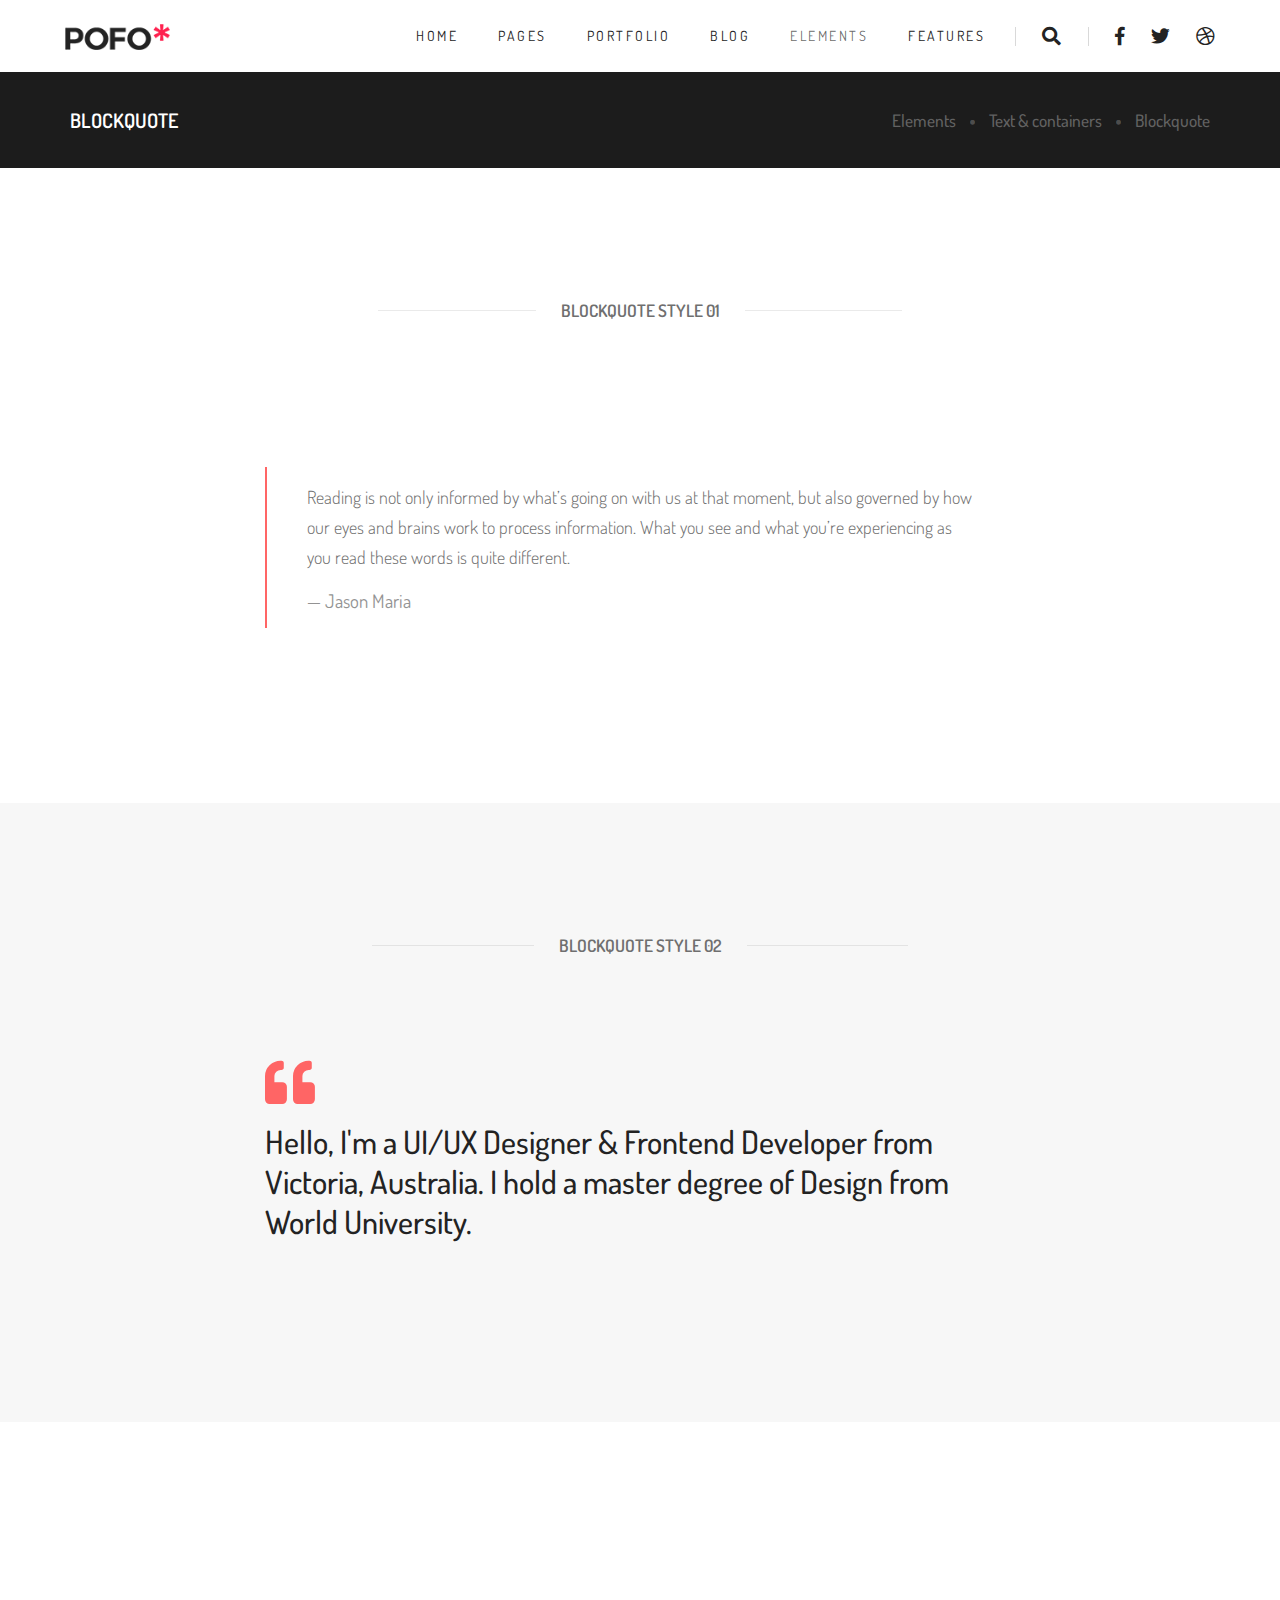
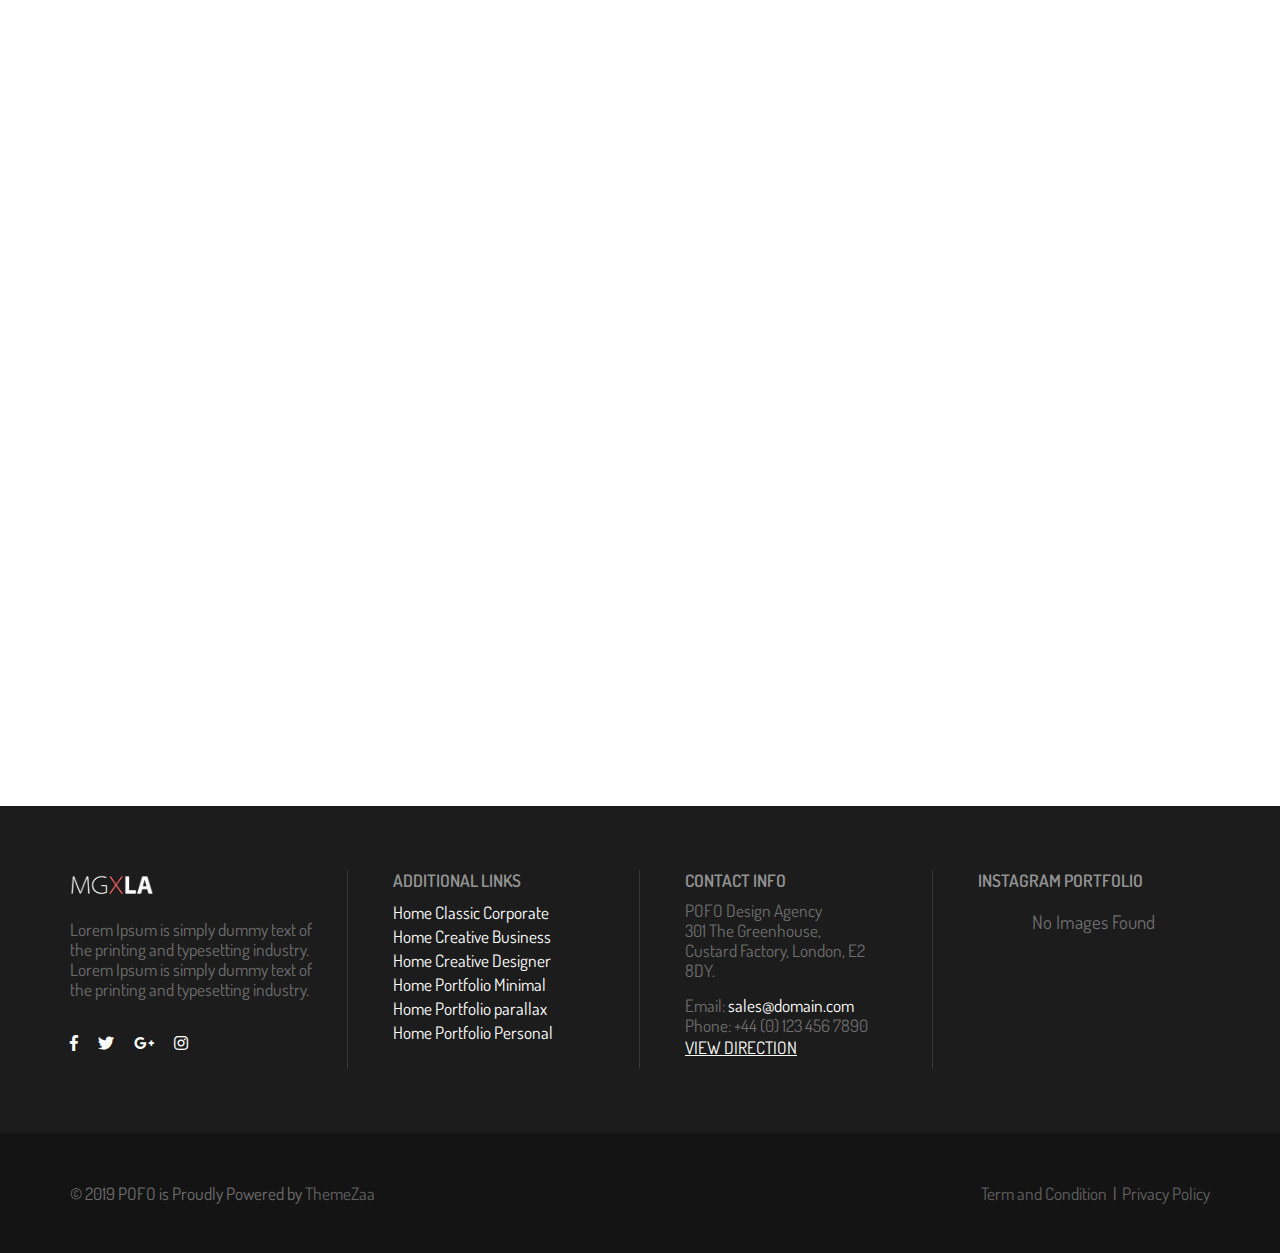
<file: blockquote.html>
<!doctype html>
<html class="no-js" lang="en">
    <head>
        <!-- title -->
        <title>POFO – Creative Agency, Corporate and Portfolio Multi-purpose Template</title>
        <meta charset="utf-8">
        <meta http-equiv="X-UA-Compatible" content="IE=edge" />
        <meta name="viewport" content="width=device-width,initial-scale=1.0,maximum-scale=1" />
        <meta name="author" content="ThemeZaa">
        <!-- description -->
        <meta name="description" content="POFO is a highly creative, modern, visually stunning and Bootstrap responsive multipurpose agency and portfolio HTML5 template with 25 ready home page demos.">
        <!-- keywords -->
        <meta name="keywords" content="creative, modern, clean, bootstrap responsive, html5, css3, portfolio, blog, agency, templates, multipurpose, one page, corporate, start-up, studio, branding, designer, freelancer, carousel, parallax, photography, personal, masonry, grid, coming soon, faq">
        <!-- favicon -->
        <link rel="shortcut icon" href="images/favicon.png">
        <link rel="apple-touch-icon" href="images/apple-touch-icon-57x57.png">
        <link rel="apple-touch-icon" sizes="72x72" href="images/apple-touch-icon-72x72.png">
        <link rel="apple-touch-icon" sizes="114x114" href="images/apple-touch-icon-114x114.png">
        <!-- animation -->
        <link rel="stylesheet" href="css/animate.css" />
        <!-- bootstrap -->
        <link rel="stylesheet" href="css/bootstrap.min.css" />
        <!-- et line icon --> 
        <link rel="stylesheet" href="css/et-line-icons.css" />
        <!-- font-awesome icon -->
        <link rel="stylesheet" href="css/font-awesome.min.css" />
        <!-- themify icon -->
        <link rel="stylesheet" href="css/themify-icons.css">
        <!-- swiper carousel -->
        <link rel="stylesheet" href="css/swiper.min.css">
        <!-- justified gallery  -->
        <link rel="stylesheet" href="css/justified-gallery.min.css">
        <!-- magnific popup -->
        <link rel="stylesheet" href="css/magnific-popup.css" />
        <!-- revolution slider -->
        <link rel="stylesheet" type="text/css" href="revolution/css/settings.css" media="screen" />
        <link rel="stylesheet" type="text/css" href="revolution/css/layers.css">
        <link rel="stylesheet" type="text/css" href="revolution/css/navigation.css">
        <!-- bootsnav -->
        <link rel="stylesheet" href="css/bootsnav.css">
        <!-- style -->
        <link rel="stylesheet" href="css/style.css" />
        <!-- responsive css -->
        <link rel="stylesheet" href="css/responsive.css" />
        <!--[if IE]>
            <script src="js/html5shiv.js"></script>
        <![endif]-->
    </head>
    <body>   
        <!-- start header -->
        <header>
            <!-- start navigation -->
            <nav class="navbar navbar-default bootsnav background-white header-light navbar-scroll-top navbar-expand-lg nav-box-width">
                <div class="container-fluid nav-header-container">
                    <!-- start logo -->
                    <div class="col-auto pl-0">
                        <a href="index.html" title="Pofo" class="logo"><img src="images/logo.png" data-rjs="images/logo@2x.png" class="logo-dark default" alt="Pofo"><img src="images/logo-white.png" data-rjs="images/logo-white@2x.png" alt="Pofo" class="logo-light"></a>
                    </div>
                    <!-- end logo -->
                    <div class="col accordion-menu pr-0 pr-md-3">
                        <button type="button" class="navbar-toggler collapsed" data-toggle="collapse" data-target="#navbar-collapse-toggle-1">
                            <span class="sr-only">toggle navigation</span>
                            <span class="icon-bar"></span>
                            <span class="icon-bar"></span>
                            <span class="icon-bar"></span>
                        </button>
                        <div class="navbar-collapse collapse justify-content-end" id="navbar-collapse-toggle-1">
                            <ul id="accordion" class="nav navbar-nav navbar-left no-margin alt-font text-normal" data-in="fadeIn" data-out="fadeOut">
                                <!-- start menu item -->
                                <li class="dropdown megamenu-fw">
                                    <a href="#">Home</a><i class="fas fa-angle-down dropdown-toggle" data-toggle="dropdown" aria-hidden="true"></i>
                                    <!-- start sub menu -->
                                    <div class="menu-back-div dropdown-menu megamenu-content mega-menu collapse mega-menu-full">
                                        <ul>
                                            <!-- start sub menu column  -->
                                            <li class="mega-menu-column col-lg-3">
                                                <!-- start sub menu item  -->
                                                <ul>
                                                    <li class="dropdown-header">Classic Homepages</li>
                                                    <li><a href="home-classic-corporate.html">Classic corporate</a></li>
                                                    <li><a href="home-classic-digital-agency.html">Classic digital agency</a></li>
                                                    <li><a href="home-classic-innovation-agency.html">Classic innovation agency</a></li>
                                                    <li><a href="home-classic-web-agency.html">Classic web agency</a></li>
                                                    <li><a href="home-classic-one-page.html">Classic one page</a></li>
                                                    <li><a href="home-classic-start-up.html">Classic start-up</a></li>
                                                    <li><a href="home-classic-interactive-agency.html">Classic interactive agency</a></li>
                                                    <li class="menu-new"><a href="home-classic-business.html">Classic business</a></li>
                                                </ul>
                                                <!-- end sub menu item  -->
                                            </li>
                                            <!-- end sub menu column -->
                                            <!-- start sub menu column -->
                                            <li class="mega-menu-column col-lg-3">
                                                <!-- start sub menu item  -->
                                                <ul>
                                                    <li class="dropdown-header">Creative Homepages</li>
                                                    <li><a href="home-creative-studio.html">Creative studio</a></li>
                                                    <li><a href="home-creative-business.html">Creative business</a></li>
                                                    <li><a href="home-creative-simple-portfolio.html">Creative simple portfolio</a></li>
                                                    <li><a href="home-creative-branding-agency.html">Creative branding agency</a></li>
                                                    <li class="menu-new"><a href="home-creative-minimalist-portfolio.html">creative minimalist portfolio</a></li>
                                                    <li><a href="home-creative-small-business.html">Creative small business</a></li>
                                                    <li><a href="home-creative-designer.html">Creative designer</a></li>
                                                    <li><a href="home-creative-agency.html">Creative agency</a></li>
                                                </ul>
                                                <!-- end sub menu item  -->
                                            </li>
                                            <!-- end sub menu column  -->
                                            <!-- start sub menu column  -->
                                            <li class="mega-menu-column col-lg-3">
                                                <!-- start sub menu item  -->
                                                <ul>
                                                    <li class="dropdown-header">Portfolio Homepages</li>
                                                    <li><a href="home-portfolio-minimal.html">Portfolio minimal</a></li>
                                                    <li><a href="home-portfolio-multiple-carousel.html">Portfolio multiple carousel</a></li>
                                                    <li><a href="home-portfolio-centered-slides.html">Portfolio centered slides</a></li>
                                                    <li><a href="home-portfolio-personal.html">Portfolio personal</a></li>
                                                    <li><a href="home-portfolio-metro.html">Portfolio metro</a></li>
                                                    <li><a href="home-portfolio-full-screen-vertical.html">Portfolio full screen – vertical</a></li>
                                                    <li><a href="home-portfolio-photographer.html">Portfolio photographer</a></li>
                                                    <li><a href="home-portfolio-parallax.html">Portfolio parallax</a></li>
                                                </ul>
                                                <!-- end sub menu item  -->
                                            </li>
                                            <!-- end sub menu column  -->
                                            <!-- start sub menu column  -->
                                            <li class="mega-menu-column col-lg-3">
                                                <!-- start sub menu item  -->
                                                <ul>
                                                    <li class="dropdown-header">Blog Homepages</li>
                                                    <li><a href="home-blog-grid.html">Blog grid</a></li>
                                                    <li><a href="home-blog-masonry.html">Blog masonry</a></li>
                                                    <li><a href="home-blog-clean.html">Blog clean</a></li>
                                                    <li><a href="home-blog-personal.html">Blog personal</a></li>
                                                </ul>
                                                <!-- end sub menu item  -->
                                            </li>
                                            <!-- end sub menu column  -->
                                        </ul>
                                        <!-- end sub menu -->
                                    </div>
                                </li>
                                <!-- end menu item -->
                                <li class="dropdown simple-dropdown"><a href="#">Pages</a><i class="fas fa-angle-down dropdown-toggle" data-toggle="dropdown" aria-hidden="true"></i>
                                    <!-- start sub menu -->
                                    <ul class="dropdown-menu" role="menu">
                                        <li class="dropdown"><a class="dropdown-toggle" data-toggle="dropdown" href="#">About <i class="fas fa-angle-right"></i></a>
                                            <ul class="dropdown-menu">
                                                <li><a href="about-us-simple.html">About us simple</a></li>
                                                <li><a href="about-us-classic.html">About us classic</a></li>
                                                <li><a href="about-us-modern.html">About us modern</a></li>
                                                <li><a href="about-me.html">About me</a></li>
                                            </ul>
                                        </li>
                                        <li class="dropdown"><a class="dropdown-toggle" data-toggle="dropdown" href="#">Services <i class="fas fa-angle-right"></i></a>
                                            <ul class="dropdown-menu">
                                                <li><a href="services-simple.html">Services simple</a></li>
                                                <li><a href="services-classic.html">Services classic</a></li>
                                                <li><a href="services-modern.html">Services modern</a></li>
                                            </ul>
                                        </li>
                                        <li class="dropdown"><a class="dropdown-toggle" data-toggle="dropdown" href="#">Contact <i class="fas fa-angle-right"></i></a>
                                            <ul class="dropdown-menu">
                                                <li><a href="contact-us-simple.html">Contact simple</a></li>
                                                <li><a href="contact-us-classic.html">Contact classic</a></li>
                                                <li><a href="contact-us-classic-02.html">Contact classic – style 02</a></li>
                                                <li><a href="contact-us-modern.html">Contact modern</a></li>
                                            </ul>
                                        </li>
                                        <li class="dropdown"><a class="dropdown-toggle" data-toggle="dropdown" href="#">Team <i class="fas fa-angle-right"></i></a>
                                            <ul class="dropdown-menu">
                                                <li><a href="team-simple.html">Team simple</a></li>
                                                <li><a href="team-classic.html">Team classic</a></li>
                                            </ul>
                                        </li>
                                        <li class="dropdown"><a class="dropdown-toggle" data-toggle="dropdown" href="#">Additional Pages <i class="fas fa-angle-right"></i></a>
                                            <ul class="dropdown-menu">
                                                <li><a href="our-clients.html">Our clients</a></li>
                                                <li><a href="404.html">Error 404</a></li>
                                                <li><a href="coming-soon.html">Coming soon</a></li>
                                                <li><a href="coming-soon-02.html">Coming soon – style 02</a></li>
                                                <li><a href="faq.html">Faq</a></li>
                                                <li><a href="maintenance.html">Maintenance</a></li>
                                                <li><a href="search-result.html">Search result</a></li>
                                                <li><a href="pricing.html">Pricing</a></li>
                                            </ul>
                                        </li>
                                    </ul>
                                </li>
                                <li class="dropdown megamenu-fw">
                                    <a href="#">Portfolio</a><i class="fas fa-angle-down dropdown-toggle" data-toggle="dropdown" aria-hidden="true"></i>
                                    <!-- start sub menu -->
                                    <div class="menu-back-div dropdown-menu megamenu-content mega-menu collapse mega-menu-full">
                                        <ul>
                                            <!-- start sub menu column  -->
                                            <li class="mega-menu-column col-lg-3">
                                                <!-- start sub menu item  -->
                                                <ul>
                                                    <li class="dropdown-header">Grid - Full width Layouts</li>
                                                    <li><a href="portfolio-full-width-grid-overlay.html">Portfolio grid overlay</a></li>
                                                    <li><a href="portfolio-full-width-grid-with-icon.html">Portfolio grid with icon</a></li>
                                                    <li><a href="portfolio-full-width-grid-transform.html">Portfolio grid transform</a></li>
                                                    <li><a href="portfolio-full-width-grid-zooming.html">Portfolio grid zooming</a></li>
                                                </ul>
                                                <ul>
                                                    <li class="dropdown-header">Masonry - Full width Layouts</li>
                                                    <li><a href="portfolio-full-width-masonry-overlay.html">Portfolio masonry overlay</a></li>
                                                    <li><a href="portfolio-full-width-masonry-with-icon.html">Portfolio masonry with icon</a></li>
                                                </ul>
                                                <ul>
                                                    <li class="dropdown-header">Metro - Full width Layouts</li>
                                                    <li><a href="portfolio-full-width-metro-overlay.html">Portfolio metro overlay</a></li>
                                                    <li><a href="portfolio-full-width-metro-with-icon.html">Portfolio metro with icon</a></li>
                                                    <li><a href="portfolio-full-width-metro-transform.html">Portfolio metro transform</a></li>
                                                    <li><a href="portfolio-full-width-metro-zooming.html">Portfolio metro zooming</a></li>
                                                </ul>
                                                <ul>
                                                    <li class="dropdown-header">Other - Full width Layouts</li>
                                                    <li><a href="portfolio-full-width-image-gallery.html">Portfolio image gallery</a></li>
                                                    <li><a href="portfolio-full-width-justified-gallery.html">Portfolio justified</a></li>
                                                    <li><a href="portfolio-full-width-carousel.html">Portfolio carousel</a></li>
                                                    <li><a href="portfolio-full-width-parallax.html">Portfolio parallax</a></li>
                                                </ul>
                                                <!-- end sub menu item  -->
                                            </li>
                                            <!-- end sub menu column -->
                                            <!-- start sub menu column -->
                                            <li class="mega-menu-column col-lg-3">
                                                <!-- start sub menu item  -->
                                                <ul>
                                                    <li class="dropdown-header">Grid - Boxed Layouts</li>
                                                    <li><a href="portfolio-boxed-grid-overlay.html">Portfolio grid overlay</a></li>
                                                    <li><a href="portfolio-boxed-grid-with-icon.html">Portfolio grid with icon</a></li>
                                                    <li><a href="portfolio-boxed-grid-transform.html">Portfolio grid transform</a></li>
                                                    <li><a href="portfolio-boxed-grid-zooming.html">Portfolio grid zooming</a></li>
                                                </ul>
                                                <ul>
                                                    <li class="dropdown-header">Masonry - Boxed Layouts</li>
                                                    <li><a href="portfolio-boxed-masonry-overlay.html">Portfolio masonry overlay</a></li>
                                                    <li><a href="portfolio-boxed-masonry-with-icon.html">Portfolio masonry with icon</a></li>
                                                </ul>
                                                <ul>
                                                    <li class="dropdown-header">Metro - Boxed Layouts</li>
                                                    <li><a href="portfolio-boxed-metro-overlay.html">Portfolio metro overlay</a></li>
                                                    <li><a href="portfolio-boxed-metro-with-icon.html">Portfolio metro with icon</a></li>
                                                    <li><a href="portfolio-boxed-metro-transform.html">Portfolio metro transform</a></li>
                                                    <li><a href="portfolio-boxed-metro-zooming.html">Portfolio metro zooming</a></li>
                                                </ul>
                                                <ul>
                                                    <li class="dropdown-header">Other - Boxed Layouts</li>
                                                    <li><a href="portfolio-boxed-image-gallery.html">Portfolio image gallery</a></li>
                                                    <li><a href="portfolio-boxed-justified-gallery.html">Portfolio justified</a></li>
                                                    <li><a href="portfolio-boxed-carousel.html">Portfolio carousel</a></li>
                                                    <li><a href="portfolio-boxed-parallax.html">Portfolio parallax</a></li>
                                                </ul>
                                                <!-- end sub menu item  -->
                                            </li>
                                            <!-- end sub menu column  -->

                                            <!-- start sub menu column  -->
                                            <li class="mega-menu-column col-lg-3">
                                                <!-- start sub menu item  -->
                                                <ul>
                                                    <li class="dropdown-header">Single Project Page</li>
                                                    <li><a href="single-project-page-01.html">Single project page 01</a></li>
                                                    <li><a href="single-project-page-02.html">Single project page 02</a></li>
                                                    <li><a href="single-project-page-03.html">Single project page 03</a></li>
                                                    <li><a href="single-project-page-04.html">Single project page 04</a></li>
                                                    <li><a href="single-project-page-05.html">Single project page 05</a></li>
                                                    <li><a href="single-project-page-06.html">Single project page 06</a></li>
                                                    <li><a href="single-project-page-07.html">Single project page 07</a></li>
                                                    <li><a href="single-project-page-08.html">Single project page 08</a></li>
                                                </ul>
                                                <!-- end sub menu item  -->
                                                <ul>
                                                    <li class="dropdown-header">Portfolio Columns</li>
                                                    <li><a href="portfolio-two-columns.html">Portfolio 2 columns</a></li>
                                                    <li><a href="portfolio-three-columns.html">Portfolio 3 columns</a></li>
                                                    <li><a href="portfolio-four-columns.html">Portfolio 4 columns</a></li>
                                                    <li><a href="portfolio-five-columns.html">Portfolio 5 columns</a></li>
                                                </ul>
                                            </li>
                                            <!-- end sub menu column  -->
                                            <!-- start sub menu column  -->
                                            <li class="mega-menu-column col-lg-3 d-none d-lg-block">
                                                <!-- start sub menu item  -->
                                                <ul>
                                                    <li>
                                                        <a href="home-creative-studio.html" class="menu-banner-image"><img src="images/menu-banner-01.png" alt="portfolio"/></a>
                                                    </li>
                                                    <li>
                                                        <a href="home-creative-studio.html" class="menu-banner-image"><img src="images/menu-banner-02.png" alt="portfolio"/></a>
                                                    </li>
                                                </ul>
                                                <!-- end sub menu item  -->
                                            </li>
                                            <!-- end sub menu column  -->
                                        </ul>
                                        <!-- end sub menu -->
                                    </div>
                                </li>
                                <li class="dropdown simple-dropdown"><a href="#" title="Blog">Blog</a><i class="fas fa-angle-down dropdown-toggle" data-toggle="dropdown" aria-hidden="true"></i>
                                    <!-- start sub menu -->
                                    <ul class="dropdown-menu" role="menu">
                                        <li class="dropdown"><a class="dropdown-toggle" data-toggle="dropdown" href="#">Blog Standard <i class="fas fa-angle-right"></i></a>
                                            <ul class="dropdown-menu">
                                                <li><a href="blog-standard-full-width.html">Blog standard – full width</a></li>
                                                <li><a href="blog-standard-with-left-sidebar.html">Blog standard with left sidebar</a></li>
                                                <li><a href="blog-standard-with-right-sidebar.html">Blog standard with right sidebar</a></li>
                                            </ul>
                                        </li>
                                        <li class="dropdown"><a class="dropdown-toggle" data-toggle="dropdown" href="#">Blog Classic <i class="fas fa-angle-right"></i></a>
                                            <ul class="dropdown-menu">
                                                <li><a href="blog-classic.html">Blog classic</a></li>
                                                <li><a href="blog-classic-full-width.html">Blog classic – full width</a></li>

                                            </ul></li>
                                        <li class="dropdown"><a class="dropdown-toggle" data-toggle="dropdown" href="#">Blog List <i class="fas fa-angle-right"></i></a>
                                            <ul class="dropdown-menu">
                                                <li><a href="blog-list.html">Blog list</a></li>
                                                <li><a href="blog-list-full-width.html">Blog list – full width</a></li>
                                            </ul></li>
                                        <li class="dropdown"><a class="dropdown-toggle" data-toggle="dropdown" href="#">Blog Grid <i class="fas fa-angle-right"></i></a>
                                            <ul class="dropdown-menu">
                                                <li><a href="blog-grid.html">Blog grid</a></li>
                                                <li><a href="blog-grid-full-width.html">Blog grid – full width</a></li>
                                            </ul>
                                        </li>
                                        <li class="dropdown"><a class="dropdown-toggle" data-toggle="dropdown" href="#">Blog Masonry <i class="fas fa-angle-right"></i></a>
                                            <ul class="dropdown-menu">
                                                <li><a href="blog-masonry.html">Blog masonry</a></li>
                                                <li><a href="blog-masonry-full-width.html">Blog masonry – full width</a></li>
                                            </ul>
                                        </li>
                                        <li class="dropdown"><a class="dropdown-toggle" data-toggle="dropdown" href="#">Blog Simple <i class="fas fa-angle-right"></i></a>
                                            <ul class="dropdown-menu">
                                                <li><a href="blog-simple.html">Blog simple</a></li>
                                                <li><a href="blog-simple-full-width.html">Blog simple – full width</a></li>
                                            </ul>
                                        </li>
                                        <li class="dropdown"><a class="dropdown-toggle" data-toggle="dropdown" href="#">Blog Clean <i class="fas fa-angle-right"></i></a>
                                            <ul class="dropdown-menu">
                                                <li><a href="blog-clean.html">Blog clean</a></li>
                                                <li><a href="blog-clean-full-width.html">Blog clean – full width</a></li>
                                            </ul>
                                        </li>
                                        <li class="dropdown"><a class="dropdown-toggle" data-toggle="dropdown" href="#">Blog Images <i class="fas fa-angle-right"></i></a>
                                            <ul class="dropdown-menu">
                                                <li><a href="blog-images.html">Blog images</a></li>
                                                <li><a href="blog-images-full-width.html">Blog images – full width</a></li>
                                            </ul>
                                        </li>
                                        <li class="dropdown"><a class="dropdown-toggle" data-toggle="dropdown" href="#">Blog Only Text <i class="fas fa-angle-right"></i></a>
                                            <ul class="dropdown-menu">
                                                <li><a href="blog-only-text.html">Blog only text</a></li>
                                                <li><a href="blog-only-text-full-width.html">Blog only text – full width</a></li>
                                            </ul>
                                        </li>
                                        <li class="dropdown"><a class="dropdown-toggle" data-toggle="dropdown" href="#">Post Layout <i class="fas fa-angle-right"></i></a>
                                            <ul class="dropdown-menu">
                                                <li><a href="blog-post-layout-01.html">Blog post layout 01</a></li>
                                                <li><a href="blog-post-layout-02.html">Blog post layout 02</a></li>
                                                <li><a href="blog-post-layout-03.html">Blog post layout 03</a></li>
                                                <li><a href="blog-post-layout-04.html">Blog post layout 04</a></li>
                                                <li><a href="blog-post-layout-05.html">Blog post layout 05</a></li>
                                            </ul>
                                        </li>
                                        <li class="dropdown"><a class="dropdown-toggle" data-toggle="dropdown" href="#">Post Types <i class="fas fa-angle-right"></i></a>
                                            <ul class="dropdown-menu">
                                                <li><a href="blog-standard-post.html">Standard post</a></li>
                                                <li><a href="blog-gallery-post.html">Gallery post</a></li>
                                                <li><a href="blog-slider-post.html">Slider post</a></li>
                                                <li><a href="blog-html5-video-post.html">HTML5 video post</a></li>
                                                <li><a href="blog-youtube-video-post.html">Youtube video post</a></li>
                                                <li><a href="blog-vimeo-video-post.html">Vimeo video post</a></li>
                                                <li><a href="blog-audio-post.html">Audio post</a></li>
                                                <li><a href="blog-blockquote-post.html">Blockquote post</a></li>
                                                <li><a href="blog-full-width-post.html">Full width post</a></li>
                                            </ul>
                                        </li>
                                    </ul>
                                    <!-- end sub menu -->
                                </li>
                                <li class="dropdown megamenu-fw">
                                    <a href="#">Elements</a><i class="fas fa-angle-down dropdown-toggle" data-toggle="dropdown" aria-hidden="true"></i>
                                    <!-- start sub menu -->
                                    <div class="menu-back-div dropdown-menu megamenu-content mega-menu collapse mega-menu-full icon-list-menu">
                                        <ul>
                                            <!-- start sub menu column  -->
                                            <li class="mega-menu-column col-lg-3">
                                                <!-- start sub menu item  -->
                                                <ul>
                                                    <li class="dropdown-header">General elements</li>
                                                    <li><a href="accordions.html"><i class="ti-layout-accordion-separated"></i> Accordions</a></li>
                                                    <li><a href="buttons.html"><i class="ti-mouse"></i> Buttons</a></li>
                                                    <li><a href="team.html"><i class="ti-user"></i> Team</a></li>
                                                    <li><a href="team-carousel.html"><i class="ti-layout-slider-alt"></i> Team carousel</a></li>
                                                    <li><a href="clients.html"><i class="ti-id-badge"></i> Clients</a></li>
                                                    <li><a href="client-carousel.html"><i class="ti-layout-slider"></i> Client carousel</a></li>
                                                    <li><a href="subscribe.html"><i class="ti-bookmark"></i> Subscribe</a></li>
                                                    <li><a href="call-to-action.html"><i class="ti-headphone-alt"></i> Call to action</a></li>
                                                    <li><a href="tab.html"><i class="ti-layout-tab"></i> Tab</a></li>
                                                    <li><a href="google-map.html"><i class="ti-location-pin"></i> Google map</a></li>
                                                    <li><a href="text-slider.html"><i class="ti-layout-media-overlay"></i> Text slider</a></li>
                                                    <li><a href="contact-form.html"><i class="ti-clipboard"></i> Contact form</a></li>
                                                    <li><a href="image-gallery.html"><i class="ti-gallery"></i> Image gallery</a></li>
                                                </ul>
                                                <!-- end sub menu item  -->
                                            </li>
                                            <!-- end sub menu column -->
                                            <!-- start sub menu column -->
                                            <li class="mega-menu-column col-lg-3">
                                                <!-- start sub menu item  -->
                                                <ul>
                                                    <li class="dropdown-header">Infographics / icons</li>
                                                    <li><a href="process-bar.html"><i class="icon-hourglass"></i> Process bar</a></li>
                                                    <li><a href="icon-with-text.html"><i class="ti-layout-media-left"></i> Icon with text</a></li>
                                                    <li><a href="overline-icon-box.html"><i class="ti-layout-placeholder"></i> Overline icon box</a></li>
                                                    <li><a href="custom-icon-with-text.html"><i class="ti-layout-cta-btn-left"></i> Custom icon with text</a></li>
                                                    <li><a href="counters.html"><i class="ti-timer"></i> Counters</a></li>
                                                    <li><a href="countdown.html"><i class="ti-alarm-clock"></i> Countdown</a></li>
                                                    <li><a href="pie-charts.html"><i class="ti-pie-chart"></i> Pie charts</a></li>
                                                    <li><a href="text-box.html"><i class="ti-layout-cta-left"></i> Text box</a></li>
                                                    <li><a href="fancy-text-box.html"><i class="ti-layout-cta-center"></i> Fancy text box</a></li>
                                                </ul>
                                                <!-- end sub menu item  -->
                                            </li>
                                            <!-- end sub menu column  -->

                                            <!-- start sub menu column  -->
                                            <li class="mega-menu-column col-lg-3">
                                                <!-- start sub menu item  -->
                                                <ul>
                                                    <li class="dropdown-header">Interactive Elements</li>
                                                    <li><a href="testimonials.html"><i class="ti-thought"></i> Testimonials</a></li>
                                                    <li><a href="testimonials-carousel.html"><i class="ti-comments"></i> Testimonials carousel</a></li>
                                                    <li><a href="video.html"><i class="ti-video-camera"></i> Video</a></li>
                                                    <li><a href="interactive-banners.html"><i class="ti-image"></i> Interactive banners</a></li>
                                                    <li><a href="services.html"><i class="ti-headphone-alt"></i> Services</a></li>
                                                    <li><a href="portfolio-slider.html"><i class="ti-layout-slider-alt"></i> Portfolio slider</a></li>
                                                    <li><a href="info-banner.html"><i class="ti-layout-slider"></i> Info banner</a></li>
                                                    <li><a href="rotate-box.html"><i class="ti-layout-width-full"></i> Rotate box</a></li>
                                                    <li><a href="process-step.html"><i class="ti-stats-up"></i> Process step</a></li>
                                                    <li><a href="blog-posts.html"><i class="ti-comment-alt"></i> Blog posts</a></li>
                                                    <li><a href="instagram.html"><i class="ti-instagram"></i> Instagram</a></li>
                                                    <li><a href="parallax-scrolling.html"><i class="ti-exchange-vertical"></i> Parallax scrolling</a></li>
                                                </ul>
                                                <!-- end sub menu item  -->
                                            </li>
                                            <!-- end sub menu column  -->
                                            <!-- start sub menu column  -->
                                            <li class="mega-menu-column col-lg-3">
                                                <!-- start sub menu item  -->
                                                <ul>
                                                    <li class="dropdown-header">Text & containers</li>
                                                    <li><a href="heading.html"><i class="ti-text"></i> Heading</a></li>
                                                    <li><a href="dropcaps.html"><i class="ti-layout-accordion-list"></i> Dropcaps</a></li>
                                                    <li><a href="columns.html"><i class="ti-layout-column3-alt"></i> Columns</a></li>
                                                    <li><a href="blockquote.html"><i class="ti-quote-left"></i> Blockquote</a></li>
                                                    <li><a href="highlights.html"><i class="ti-underline"></i> Highlights</a></li>
                                                    <li><a href="message-box.html"><i class="ti-layout-media-right-alt"></i> Message box</a></li>
                                                    <li><a href="social-icons.html"><i class="ti-signal"></i> Social icons</a></li>
                                                    <li><a href="lists.html"><i class="ti-list"></i> Lists</a></li>
                                                    <li><a href="seperators.html"><i class="ti-layout-line-solid"></i> Separators</a></li>
                                                    <li><a href="pricing-table.html"><i class="ti-layout-grid2-thumb"></i> Pricing table</a></li>
                                                </ul>
                                                <!-- end sub menu item  -->
                                            </li>
                                            <!-- end sub menu column  -->
                                        </ul>
                                        <!-- end sub menu -->
                                    </div>
                                </li>
                                <li class="dropdown megamenu-fw">
                                    <a href="#">Features</a><i class="fas fa-angle-down dropdown-toggle" data-toggle="dropdown" aria-hidden="true"></i>
                                    <!-- start sub menu -->
                                    <div class="menu-back-div dropdown-menu megamenu-content mega-menu collapse mega-menu-full">
                                        <ul>
                                            <!-- start sub menu column  -->
                                            <li class="mega-menu-column col-lg-3">
                                                <!-- start sub menu item  -->
                                                <ul>
                                                    <li class="dropdown-header">Header Styles</li>
                                                    <li><a href="transparent-header.html">Transparent header</a></li>
                                                    <li><a href="white-header.html">White header</a></li>
                                                    <li><a href="dark-header.html">Dark header</a></li>
                                                    <li><a href="header-with-top-bar.html">Header with top bar</a></li>
                                                    <li><a href="header-with-sticky-top-bar.html">Header with sticky top bar</a></li>
                                                    <li><a href="header-with-push.html">Header with push</a></li>
                                                    <li><a href="center-navigation.html">Center navigation</a></li>
                                                    <li><a href="center-logo.html">Center logo</a></li>
                                                    <li><a href="top-logo.html">Top logo</a></li>
                                                    <li><a href="one-page-navigation.html">One page navigation</a></li>
                                                    <li><a href="hamburger-menu.html">Hamburger menu</a></li>
                                                    <li><a href="hamburger-menu-modern.html">Hamburger menu modern</a></li>
                                                    <li><a href="hamburger-menu-half.html">Hamburger menu half</a></li>
                                                    <li><a href="left-menu-classic.html">Left menu classic</a></li>
                                                    <li><a href="left-menu-modern.html">Left menu modern</a></li>
                                                </ul>
                                                <!-- end sub menu item  -->
                                            </li>
                                            <!-- end sub menu column -->
                                            <!-- start sub menu column -->
                                            <li class="mega-menu-column col-lg-3">
                                                <!-- start sub menu item  -->
                                                <ul>
                                                    <li class="dropdown-header">Footer</li>
                                                    <li><a href="footer-standard.html">Footer standard</a></li>
                                                    <li><a href="footer-standard-dark.html">Footer standard dark</a></li>
                                                    <li><a href="footer-classic.html">Footer classic</a></li>
                                                    <li><a href="footer-classic-dark.html">Footer classic dark</a></li>
                                                    <li><a href="footer-clean.html">Footer clean</a></li>
                                                    <li><a href="footer-clean-dark.html">Footer clean dark</a></li>
                                                    <li><a href="footer-modern.html">Footer modern</a></li>
                                                    <li><a href="footer-modern-dark.html">Footer modern dark</a></li>
                                                    <li><a href="footer-center-logo.html">Footer center logo </a></li>
                                                    <li><a href="footer-center-logo-dark.html">Footer center logo dark</a></li>
                                                    <li><a href="footer-strip.html">Footer strip</a></li>
                                                    <li><a href="footer-strip-dark.html">Footer strip dark</a></li>
                                                    <li><a href="footer-center-logo-02.html">Footer center logo 02</a></li>
                                                    <li><a href="footer-center-logo-02-dark.html">Footer center logo 02 dark</a></li>
                                                    <li class="menu-new"><a href="footer-clean-modern.html">footer clean modern</a></li>
                                                    <li class="menu-new"><a href="footer-clean-modern-dark.html">footer clean modern dark</a></li>
                                                </ul>
                                                <!-- end sub menu item  -->
                                            </li>
                                            <!-- end sub menu column  -->

                                            <!-- start sub menu column  -->
                                            <li class="mega-menu-column col-lg-3">
                                                <!-- start sub menu item  -->
                                                <ul>
                                                    <li class="dropdown-header">Page Title</li>
                                                    <li><a href="page-title-left-alignment.html">Left alignment</a></li>
                                                    <li><a href="page-title-right-alignment.html">Right alignment</a></li>
                                                    <li><a href="page-title-center-alignment.html">Center alignment</a></li>
                                                    <li><a href="page-title-dark-style.html">Dark style</a></li>
                                                    <li><a href="page-title-big-typography.html">Big typography</a></li>
                                                    <li><a href="page-title-parallax-image-background.html">Parallax image background</a></li>
                                                    <li><a href="page-title-background-breadcrumbs.html">Image after breadcrumbs</a></li>
                                                    <li><a href="page-title-gallery-background.html">Gallery background</a></li>
                                                    <li><a href="page-title-background-video.html">Background video</a></li>
                                                    <li><a href="page-title-mini-version.html">Mini version</a></li>
                                                </ul>
                                                <!-- end sub menu item  -->
                                            </li>
                                            <!-- end sub menu column  -->
                                            <!-- start sub menu column  -->
                                            <li class="mega-menu-column col-lg-3">
                                                <!-- start sub menu item  -->
                                                <ul>
                                                    <li class="dropdown-header">Gallery</li>
                                                    <li><a href="single-image-lightbox.html">Single image lightbox</a></li>
                                                    <li><a href="lightbox-gallery.html">Lightbox gallery</a></li>
                                                    <li><a href="zoom-gallery.html">Zoom gallery</a></li>
                                                    <li class="menu-new"><a href="metro-gallery.html">metro gallery</a></li>
                                                    <li class="menu-new"><a href="justified-gallery.html">justified gallery</a></li>
                                                    <li><a href="popup-with-form.html">Popup with form</a></li>
                                                    <li><a href="modal-popup.html">Modal popup</a></li>
                                                    <li><a href="open-youtube-video.html">Open youtube video</a></li>
                                                    <li><a href="open-vimeo-video.html">Open vimeo video</a></li>
                                                    <li><a href="open-google-map.html">Open google map</a></li>
                                                </ul>
                                                <!-- end sub menu item  -->
                                            </li>
                                            <!-- end sub menu column  -->
                                        </ul>
                                        <!-- end sub menu -->
                                    </div>
                                </li>
                            </ul>
                        </div>
                    </div>
                    <div class="col-auto pr-0">
                        <div class="header-searchbar">
                            <a href="#search-header" class="header-search-form"><i class="fas fa-search search-button"></i></a>
                            <!-- search input-->
                            <form id="search-header" method="post" action="search-result.html" name="search-header" class="mfp-hide search-form-result">
                                <div class="search-form position-relative">
                                    <button type="submit" class="fas fa-search close-search search-button"></button>
                                    <input type="text" name="search" class="search-input" placeholder="Enter your keywords..." autocomplete="off">
                                </div>
                            </form>
                        </div>
                        <div class="header-social-icon d-none d-md-inline-block">
                            <a href="https://www.facebook.com/" title="Facebook" target="_blank"><i class="fab fa-facebook-f" aria-hidden="true"></i></a>
                            <a href="https://twitter.com/" title="Twitter" target="_blank"><i class="fab fa-twitter"></i></a>
                            <a href="https://dribbble.com/" title="Dribbble" target="_blank"><i class="fab fa-dribbble"></i></a>                          
                        </div>
                    </div>
                </div>
            </nav>
            <!-- end navigation --> 
        </header>
        <!-- end header -->
        <!-- start page title section -->
        <section class="wow fadeIn bg-extra-dark-gray padding-35px-tb page-title-small top-space">
            <div class="container">
                <div class="row align-items-center">
                    <div class="col-xl-8 col-md-6 text-center text-md-left">
                        <!-- start page title -->
                        <h1 class="alt-font text-white-2 font-weight-600 mb-0 text-uppercase">Blockquote</h1>
                        <!-- end page title -->
                    </div>
                    <div class="col-xl-4 col-md-6 breadcrumb alt-font text-small justify-content-center justify-content-md-end sm-margin-10px-top">
                        <!-- start breadcrumb -->
                        <ul>
                            <li><a href="#" class="text-dark-gray">Elements</a></li>
                            <li><a href="#" class="text-dark-gray">Text & containers</a></li>
                            <li class="text-dark-gray">Blockquote</li>
                        </ul>
                        <!-- end breadcrumb -->
                    </div>
                </div>
            </div>
        </section>
        <!-- end page title section -->
        <!-- start blockquote style 01 section -->
        <section class="wow fadeIn">
            <div class="container">
                <div class="row justify-content-center">
                    <div class="col-12 col-lg-7 text-center margin-100px-bottom sm-margin-40px-bottom">
                        <div class="position-relative overflow-hidden w-100">
                            <span class="text-small text-outside-line-full alt-font font-weight-600 text-uppercase">Blockquote Style 01</span>
                        </div>
                    </div>
                </div>
                <div class="row justify-content-center">
                    <div class="col-12 col-lg-8">
                        <!-- start blockquote -->
                        <blockquote class="border-color-deep-pink">
                            <p>Reading is not only informed by what’s going on with us at that moment, but also governed by how our eyes and brains work to process information. What you see and what you’re experiencing as you read these words is quite different.</p>
                            <footer>Jason Maria</footer>
                        </blockquote>
                        <!-- end blockquote -->
                    </div>
                </div>
            </div>
        </section>
        <!-- end blockquote style 01 section -->
        <!-- start blockquote style 02 section -->
        <section class="wow fadeIn bg-light-gray">
            <div class="container">
                <div class="row justify-content-center">
                    <div class="col-12 col-lg-7 text-center margin-100px-bottom sm-margin-40px-bottom">
                        <div class="position-relative overflow-hidden w-100">
                            <span class="text-small text-outside-line-full alt-font font-weight-600 text-uppercase">Blockquote Style 02</span>
                        </div>
                    </div>
                </div>
                <div class="row justify-content-center">
                    <div class="col-12 col-lg-8">
                        <!-- start blockquote -->
                        <i class="fas fa-quote-left text-deep-pink icon-large margin-15px-bottom"></i>
                        <h5 class="text-extra-dark-gray margin-50px-bottom md-margin-20px-bottom alt-font">Hello, I'm a UI/UX Designer & Frontend Developer from Victoria, Australia. I hold a master degree of Design from World University.</h5>
                        <!-- end blockquote -->
                    </div>
                </div>
            </div>
        </section>
        <!-- end blockquote style 02 section -->
        <!-- start blockquote style 03 section -->
        <section class="wow fadeIn">
            <div class="container">
                <div class="row justify-content-center">
                    <div class="col-12 col-lg-7 text-center margin-100px-bottom sm-margin-40px-bottom">
                        <div class="position-relative overflow-hidden w-100">
                            <span class="text-small text-outside-line-full alt-font font-weight-600 text-uppercase">Blockquote Style 03</span>
                        </div>
                    </div>
                </div>
                <div class="row justify-content-center">
                    <div class="col-12 position-relative height-600px p-0 d-flex justify-content-center align-items-center sm-height-350px cover-background" style="background-image: url('http://placehold.it/960x850');">
                        <div class="opacity-extra-medium bg-extra-dark-gray"></div>
                        <!-- start blockquote -->
                        <div class="bg-deep-pink w-50 text-center text-white-2 padding-eight-all position-relative z-index-5 lg-width-70 sm-width-85 sm-padding-twelve-tb sm-padding-five-lr">
                            <span class="special-char-medium text-white-2 absolute-middle-center top-0 position-absolute fas fa-quote-left"></span>
                            <h6 class="font-weight-300 mb-0">We design brand, digital experience & marketing campaigns that engage the right customers.</h6>
                        </div>
                        <!-- end blockquote -->
                    </div>
                </div>
            </div>
        </section>
        <!-- end blockquote style 03 section -->
        <!-- start footer --> 
        <footer class="footer-standard-dark bg-extra-dark-gray"> 
            <div class="footer-widget-area padding-five-tb sm-padding-30px-tb">
                <div class="container">
                    <div class="row">
                        <div class="col-lg-3 col-md-6 widget border-right border-color-medium-dark-gray md-no-border-right md-margin-30px-bottom sm-text-center">
                            <!-- start logo -->
                            <a href="index.html" class="margin-20px-bottom d-inline-block"><img class="footer-logo" src="images/logo-white.png" data-rjs="images/logo-white@2x.png" alt=""></a>
                            <!-- end logo -->
                            <p class="text-small width-95 sm-width-100">Lorem Ipsum is simply dummy text of the printing and typesetting industry. Lorem Ipsum is simply dummy text of the printing and typesetting industry.</p>
                            <!-- start social media -->
                            <div class="social-icon-style-8 d-inline-block vertical-align-middle">
                                <ul class="small-icon no-margin-bottom">
                                    <li><a class="facebook text-white-2" href="https://www.facebook.com/" target="_blank"><i class="fab fa-facebook-f" aria-hidden="true"></i></a></li>
                                    <li><a class="twitter text-white-2" href="https://twitter.com/" target="_blank"><i class="fab fa-twitter"></i></a></li>
                                    <li><a class="google text-white-2" href="https://plus.google.com" target="_blank"><i class="fab fa-google-plus-g"></i></a></li>
                                    <li><a class="instagram text-white-2" href="https://instagram.com/" target="_blank"><i class="fab fa-instagram no-margin-right" aria-hidden="true"></i></a></li>
                                </ul>
                            </div>
                            <!-- end social media -->
                        </div>
                        <!-- start additional links -->
                        <div class="col-lg-3 col-md-6 widget border-right border-color-medium-dark-gray padding-45px-left md-padding-15px-left md-no-border-right md-margin-30px-bottom text-center text-md-left">
                            <div class="widget-title alt-font text-small text-medium-gray text-uppercase margin-10px-bottom font-weight-600">Additional Links</div>
                            <ul class="list-unstyled">
                                <li><a class="text-small" href="home-classic-corporate.html">Home Classic Corporate</a></li>
                                <li><a class="text-small" href="home-creative-business.html">Home Creative Business</a></li>
                                <li><a class="text-small" href="home-creative-designer.html">Home Creative Designer</a></li>
                                <li><a class="text-small" href="home-portfolio-minimal.html">Home Portfolio Minimal</a></li>
                                <li><a class="text-small" href="home-portfolio-parallax.html">Home Portfolio  parallax</a></li>
                                <li><a class="text-small" href="home-portfolio-personal.html">Home Portfolio Personal</a></li>
                            </ul>
                        </div>
                        <!-- end additional links -->
                        <!-- start contact information -->
                        <div class="col-lg-3 col-md-6 widget border-right border-color-medium-dark-gray padding-45px-left md-padding-15px-left md-clear-both md-no-border-right sm-margin-30px-bottom text-center text-md-left">
                            <div class="widget-title alt-font text-small text-medium-gray text-uppercase margin-10px-bottom font-weight-600">Contact Info</div>
                            <p class="text-small d-block margin-15px-bottom width-80 sm-width-100">POFO Design Agency<br> 301 The Greenhouse, Custard Factory, London, E2 8DY.</p>
                            <div class="text-small">Email: <a href="mailto:sales@domain.com">sales@domain.com</a></div>
                            <div class="text-small">Phone: +44 (0) 123 456 7890</div>
                            <a href="contact-us-modern.html" class="text-small text-uppercase text-decoration-underline">View Direction</a>
                        </div>
                        <!-- end contact information -->
                        <!-- start instagram -->
                        <div class="col-lg-3 col-md-6 widget padding-45px-left md-padding-15px-left text-center text-md-left">
                            <div class="widget-title alt-font text-small text-medium-gray text-uppercase margin-20px-bottom font-weight-600">Instagram portfolio</div>
                            <div class="instagram-follow-api">
                                <ul id="instaFeed-footer"></ul>
                            </div>
                        </div>
                        <!-- end instagram -->
                    </div>
                </div>
            </div>
            <div class="bg-dark-footer padding-50px-tb text-center sm-padding-30px-tb">
                <div class="container">
                    <div class="row">
                        <!-- start copyright -->
                        <div class="col-md-6 text-md-left text-small text-center">&copy; 2019 POFO is Proudly Powered by <a href="http://www.themezaa.com" target="_blank" class="text-dark-gray">ThemeZaa</a></div>
                        <div class="col-md-6 text-md-right text-small text-center">
                            <a href="javascript:void(0);" class="text-dark-gray">Term and Condition</a>&nbsp;&nbsp;|&nbsp;&nbsp;<a href="javascript:void(0);" class="text-dark-gray">Privacy Policy</a>
                        </div>
                        <!-- end copyright -->
                    </div>
                </div>
            </div>
        </footer>
        <!-- end footer -->
        <!-- start scroll to top -->
        <a class="scroll-top-arrow" href="javascript:void(0);"><i class="ti-arrow-up"></i></a>
        <!-- end scroll to top  -->
        <!-- javascript libraries -->
        <script type="text/javascript" src="js/jquery.js"></script>
        <script type="text/javascript" src="js/modernizr.js"></script>
        <script type="text/javascript" src="js/bootstrap.bundle.js"></script>
        <script type="text/javascript" src="js/jquery.easing.1.3.js"></script>
        <script type="text/javascript" src="js/skrollr.min.js"></script>
        <script type="text/javascript" src="js/smooth-scroll.js"></script>
        <script type="text/javascript" src="js/jquery.appear.js"></script>
        <!-- menu navigation -->
        <script type="text/javascript" src="js/bootsnav.js"></script>
        <script type="text/javascript" src="js/jquery.nav.js"></script>
        <!-- animation -->
        <script type="text/javascript" src="js/wow.min.js"></script>
        <!-- page scroll -->
        <script type="text/javascript" src="js/page-scroll.js"></script>
        <!-- swiper carousel -->
        <script type="text/javascript" src="js/swiper.min.js"></script>
        <!-- counter -->
        <script type="text/javascript" src="js/jquery.count-to.js"></script>
        <!-- parallax -->
        <script type="text/javascript" src="js/jquery.stellar.js"></script>
        <!-- magnific popup -->
        <script type="text/javascript" src="js/jquery.magnific-popup.min.js"></script>
        <!-- portfolio with shorting tab -->
        <script type="text/javascript" src="js/isotope.pkgd.min.js"></script>
        <!-- images loaded -->
        <script type="text/javascript" src="js/imagesloaded.pkgd.min.js"></script>
        <!-- pull menu -->
        <script type="text/javascript" src="js/classie.js"></script>
        <script type="text/javascript" src="js/hamburger-menu.js"></script>
        <!-- counter  -->
        <script type="text/javascript" src="js/counter.js"></script>
        <!-- fit video  -->
        <script type="text/javascript" src="js/jquery.fitvids.js"></script>
        <!-- skill bars  -->
        <script type="text/javascript" src="js/skill.bars.jquery.js"></script> 
        <!-- justified gallery  -->
        <script type="text/javascript" src="js/justified-gallery.min.js"></script>
        <!--pie chart-->
        <script type="text/javascript" src="js/jquery.easypiechart.min.js"></script>
        <!-- retina -->
        <script type="text/javascript" src="js/retina.min.js"></script>
        <!-- revolution -->
        <script type="text/javascript" src="revolution/js/jquery.themepunch.tools.min.js"></script>
        <script type="text/javascript" src="revolution/js/jquery.themepunch.revolution.min.js"></script>
        <!-- revolution slider extensions (load below extensions JS files only on local file systems to make the slider work! The following part can be removed on server for on demand loading) -->
        <!--<script type="text/javascript" src="revolution/js/extensions/revolution.extension.actions.min.js"></script>
        <script type="text/javascript" src="revolution/js/extensions/revolution.extension.carousel.min.js"></script>
        <script type="text/javascript" src="revolution/js/extensions/revolution.extension.kenburn.min.js"></script>
        <script type="text/javascript" src="revolution/js/extensions/revolution.extension.layeranimation.min.js"></script>
        <script type="text/javascript" src="revolution/js/extensions/revolution.extension.migration.min.js"></script>
        <script type="text/javascript" src="revolution/js/extensions/revolution.extension.navigation.min.js"></script>
        <script type="text/javascript" src="revolution/js/extensions/revolution.extension.parallax.min.js"></script>
        <script type="text/javascript" src="revolution/js/extensions/revolution.extension.slideanims.min.js"></script>
        <script type="text/javascript" src="revolution/js/extensions/revolution.extension.video.min.js"></script>-->
        <!-- setting -->
        <script type="text/javascript" src="js/main.js"></script>
    </body>
</html>
</file>
<file: css/et-line-icons.css>
@font-face {
	font-family: 'et-line';
	src:url('../fonts/et-line.eot');
	src:url('../fonts/et-line.eot?#iefix') format('embedded-opentype'),
		url('../fonts/et-line.woff') format('woff'),
		url('../fonts/et-line.ttf') format('truetype'),
		url('../fonts/et-line.svg#et-line') format('svg');
	font-weight: normal;
	font-style: normal;
}

/* Use the following CSS code if you want to use data attributes for inserting your icons */
[data-icon]:before {
	font-family: 'et-line';
	content: attr(data-icon);
	speak: none;
	font-weight: normal;
	font-variant: normal;
	text-transform: none;
	line-height: 1;
	-webkit-font-smoothing: antialiased;
	-moz-osx-font-smoothing: grayscale;
	display:inline-block;
}

/* Use the following CSS code if you want to have a class per icon */
/*
Instead of a list of all class selectors,
you can use the generic selector below, but it's slower:
[class*="icon-"] {
*/
.icon-mobile, .icon-laptop, .icon-desktop, .icon-tablet, .icon-phone, .icon-document, .icon-documents, .icon-search, .icon-clipboard, .icon-newspaper, .icon-notebook, .icon-book-open, .icon-browser, .icon-calendar, .icon-presentation, .icon-picture, .icon-pictures, .icon-video, .icon-camera, .icon-printer, .icon-toolbox, .icon-briefcase, .icon-wallet, .icon-gift, .icon-bargraph, .icon-grid, .icon-expand, .icon-focus, .icon-edit, .icon-adjustments, .icon-ribbon, .icon-hourglass, .icon-lock, .icon-megaphone, .icon-shield, .icon-trophy, .icon-flag, .icon-map, .icon-puzzle, .icon-basket, .icon-envelope, .icon-streetsign, .icon-telescope, .icon-gears, .icon-key, .icon-paperclip, .icon-attachment, .icon-pricetags, .icon-lightbulb, .icon-layers, .icon-pencil, .icon-tools, .icon-tools-2, .icon-scissors, .icon-paintbrush, .icon-magnifying-glass, .icon-circle-compass, .icon-linegraph, .icon-mic, .icon-strategy, .icon-beaker, .icon-caution, .icon-recycle, .icon-anchor, .icon-profile-male, .icon-profile-female, .icon-bike, .icon-wine, .icon-hotairballoon, .icon-globe, .icon-genius, .icon-map-pin, .icon-dial, .icon-chat, .icon-heart, .icon-cloud, .icon-upload, .icon-download, .icon-target, .icon-hazardous, .icon-piechart, .icon-speedometer, .icon-global, .icon-compass, .icon-lifesaver, .icon-clock, .icon-aperture, .icon-quote, .icon-scope, .icon-alarmclock, .icon-refresh, .icon-happy, .icon-sad, .icon-facebook, .icon-twitter, .icon-googleplus, .icon-rss, .icon-tumblr, .icon-linkedin, .icon-dribbble {
	font-family: 'et-line';
	speak: none;
	font-style: normal;
	font-weight: normal;
	font-variant: normal;
	text-transform: none;
	line-height: 1.1;
	-webkit-font-smoothing: antialiased;
	-moz-osx-font-smoothing: grayscale;
	display:inline-block;
}
.icon-mobile:before {
	content: "\e000";
}
.icon-laptop:before {
	content: "\e001";
}
.icon-desktop:before {
	content: "\e002";
}
.icon-tablet:before {
	content: "\e003";
}
.icon-phone:before {
	content: "\e004";
}
.icon-document:before {
	content: "\e005";
}
.icon-documents:before {
	content: "\e006";
}
.icon-search:before {
	content: "\e007";
}
.icon-clipboard:before {
	content: "\e008";
}
.icon-newspaper:before {
	content: "\e009";
}
.icon-notebook:before {
	content: "\e00a";
}
.icon-book-open:before {
	content: "\e00b";
}
.icon-browser:before {
	content: "\e00c";
}
.icon-calendar:before {
	content: "\e00d";
}
.icon-presentation:before {
	content: "\e00e";
}
.icon-picture:before {
	content: "\e00f";
}
.icon-pictures:before {
	content: "\e010";
}
.icon-video:before {
	content: "\e011";
}
.icon-camera:before {
	content: "\e012";
}
.icon-printer:before {
	content: "\e013";
}
.icon-toolbox:before {
	content: "\e014";
}
.icon-briefcase:before {
	content: "\e015";
}
.icon-wallet:before {
	content: "\e016";
}
.icon-gift:before {
	content: "\e017";
}
.icon-bargraph:before {
	content: "\e018";
}
.icon-grid:before {
	content: "\e019";
}
.icon-expand:before {
	content: "\e01a";
}
.icon-focus:before {
	content: "\e01b";
}
.icon-edit:before {
	content: "\e01c";
}
.icon-adjustments:before {
	content: "\e01d";
}
.icon-ribbon:before {
	content: "\e01e";
}
.icon-hourglass:before {
	content: "\e01f";
}
.icon-lock:before {
	content: "\e020";
}
.icon-megaphone:before {
	content: "\e021";
}
.icon-shield:before {
	content: "\e022";
}
.icon-trophy:before {
	content: "\e023";
}
.icon-flag:before {
	content: "\e024";
}
.icon-map:before {
	content: "\e025";
}
.icon-puzzle:before {
	content: "\e026";
}
.icon-basket:before {
	content: "\e027";
}
.icon-envelope:before {
	content: "\e028";
}
.icon-streetsign:before {
	content: "\e029";
}
.icon-telescope:before {
	content: "\e02a";
}
.icon-gears:before {
	content: "\e02b";
}
.icon-key:before {
	content: "\e02c";
}
.icon-paperclip:before {
	content: "\e02d";
}
.icon-attachment:before {
	content: "\e02e";
}
.icon-pricetags:before {
	content: "\e02f";
}
.icon-lightbulb:before {
	content: "\e030";
}
.icon-layers:before {
	content: "\e031";
}
.icon-pencil:before {
	content: "\e032";
}
.icon-tools:before {
	content: "\e033";
}
.icon-tools-2:before {
	content: "\e034";
}
.icon-scissors:before {
	content: "\e035";
}
.icon-paintbrush:before {
	content: "\e036";
}
.icon-magnifying-glass:before {
	content: "\e037";
}
.icon-circle-compass:before {
	content: "\e038";
}
.icon-linegraph:before {
	content: "\e039";
}
.icon-mic:before {
	content: "\e03a";
}
.icon-strategy:before {
	content: "\e03b";
}
.icon-beaker:before {
	content: "\e03c";
}
.icon-caution:before {
	content: "\e03d";
}
.icon-recycle:before {
	content: "\e03e";
}
.icon-anchor:before {
	content: "\e03f";
}
.icon-profile-male:before {
	content: "\e040";
}
.icon-profile-female:before {
	content: "\e041";
}
.icon-bike:before {
	content: "\e042";
}
.icon-wine:before {
	content: "\e043";
}
.icon-hotairballoon:before {
	content: "\e044";
}
.icon-globe:before {
	content: "\e045";
}
.icon-genius:before {
	content: "\e046";
}
.icon-map-pin:before {
	content: "\e047";
}
.icon-dial:before {
	content: "\e048";
}
.icon-chat:before {
	content: "\e049";
}
.icon-heart:before {
	content: "\e04a";
}
.icon-cloud:before {
	content: "\e04b";
}
.icon-upload:before {
	content: "\e04c";
}
.icon-download:before {
	content: "\e04d";
}
.icon-target:before {
	content: "\e04e";
}
.icon-hazardous:before {
	content: "\e04f";
}
.icon-piechart:before {
	content: "\e050";
}
.icon-speedometer:before {
	content: "\e051";
}
.icon-global:before {
	content: "\e052";
}
.icon-compass:before {
	content: "\e053";
}
.icon-lifesaver:before {
	content: "\e054";
}
.icon-clock:before {
	content: "\e055";
}
.icon-aperture:before {
	content: "\e056";
}
.icon-quote:before {
	content: "\e057";
}
.icon-scope:before {
	content: "\e058";
}
.icon-alarmclock:before {
	content: "\e059";
}
.icon-refresh:before {
	content: "\e05a";
}
.icon-happy:before {
	content: "\e05b";
}
.icon-sad:before {
	content: "\e05c";
}
.icon-facebook:before {
	content: "\e05d";
}
.icon-twitter:before {
	content: "\e05e";
}
.icon-googleplus:before {
	content: "\e05f";
}
.icon-rss:before {
	content: "\e060";
}
.icon-tumblr:before {
	content: "\e061";
}
.icon-linkedin:before {
	content: "\e062";
}
.icon-dribbble:before {
	content: "\e063";
}
</file>
<file: css/themify-icons.css>
@font-face {
	font-family: 'themify';
	src:url('../fonts/themify.eot?-fvbane');
	src:url('../fonts/themify.eot?#iefix-fvbane') format('embedded-opentype'),
		url('../fonts/themify.woff?-fvbane') format('woff'),
		url('../fonts/themify.ttf?-fvbane') format('truetype'),
		url('../fonts/themify.svg?-fvbane#themify') format('svg');
	font-weight: normal;
	font-style: normal;
}

[class^="ti-"], [class*=" ti-"] {
	font-family: 'themify';
	speak: none;
	font-style: normal;
	font-weight: normal;
	font-variant: normal;
	text-transform: none;
	line-height: 1;

	/* Better Font Rendering =========== */
	-webkit-font-smoothing: antialiased;
	-moz-osx-font-smoothing: grayscale;
}

.ti-wand:before {
	content: "\e600";
}
.ti-volume:before {
	content: "\e601";
}
.ti-user:before {
	content: "\e602";
}
.ti-unlock:before {
	content: "\e603";
}
.ti-unlink:before {
	content: "\e604";
}
.ti-trash:before {
	content: "\e605";
}
.ti-thought:before {
	content: "\e606";
}
.ti-target:before {
	content: "\e607";
}
.ti-tag:before {
	content: "\e608";
}
.ti-tablet:before {
	content: "\e609";
}
.ti-star:before {
	content: "\e60a";
}
.ti-spray:before {
	content: "\e60b";
}
.ti-signal:before {
	content: "\e60c";
}
.ti-shopping-cart:before {
	content: "\e60d";
}
.ti-shopping-cart-full:before {
	content: "\e60e";
}
.ti-settings:before {
	content: "\e60f";
}
.ti-search:before {
	content: "\e610";
}
.ti-zoom-in:before {
	content: "\e611";
}
.ti-zoom-out:before {
	content: "\e612";
}
.ti-cut:before {
	content: "\e613";
}
.ti-ruler:before {
	content: "\e614";
}
.ti-ruler-pencil:before {
	content: "\e615";
}
.ti-ruler-alt:before {
	content: "\e616";
}
.ti-bookmark:before {
	content: "\e617";
}
.ti-bookmark-alt:before {
	content: "\e618";
}
.ti-reload:before {
	content: "\e619";
}
.ti-plus:before {
	content: "\e61a";
}
.ti-pin:before {
	content: "\e61b";
}
.ti-pencil:before {
	content: "\e61c";
}
.ti-pencil-alt:before {
	content: "\e61d";
}
.ti-paint-roller:before {
	content: "\e61e";
}
.ti-paint-bucket:before {
	content: "\e61f";
}
.ti-na:before {
	content: "\e620";
}
.ti-mobile:before {
	content: "\e621";
}
.ti-minus:before {
	content: "\e622";
}
.ti-medall:before {
	content: "\e623";
}
.ti-medall-alt:before {
	content: "\e624";
}
.ti-marker:before {
	content: "\e625";
}
.ti-marker-alt:before {
	content: "\e626";
}
.ti-arrow-up:before {
	content: "\e627";
}
.ti-arrow-right:before {
	content: "\e628";
}
.ti-arrow-left:before {
	content: "\e629";
}
.ti-arrow-down:before {
	content: "\e62a";
}
.ti-lock:before {
	content: "\e62b";
}
.ti-location-arrow:before {
	content: "\e62c";
}
.ti-link:before {
	content: "\e62d";
}
.ti-layout:before {
	content: "\e62e";
}
.ti-layers:before {
	content: "\e62f";
}
.ti-layers-alt:before {
	content: "\e630";
}
.ti-key:before {
	content: "\e631";
}
.ti-import:before {
	content: "\e632";
}
.ti-image:before {
	content: "\e633";
}
.ti-heart:before {
	content: "\e634";
}
.ti-heart-broken:before {
	content: "\e635";
}
.ti-hand-stop:before {
	content: "\e636";
}
.ti-hand-open:before {
	content: "\e637";
}
.ti-hand-drag:before {
	content: "\e638";
}
.ti-folder:before {
	content: "\e639";
}
.ti-flag:before {
	content: "\e63a";
}
.ti-flag-alt:before {
	content: "\e63b";
}
.ti-flag-alt-2:before {
	content: "\e63c";
}
.ti-eye:before {
	content: "\e63d";
}
.ti-export:before {
	content: "\e63e";
}
.ti-exchange-vertical:before {
	content: "\e63f";
}
.ti-desktop:before {
	content: "\e640";
}
.ti-cup:before {
	content: "\e641";
}
.ti-crown:before {
	content: "\e642";
}
.ti-comments:before {
	content: "\e643";
}
.ti-comment:before {
	content: "\e644";
}
.ti-comment-alt:before {
	content: "\e645";
}
.ti-close:before {
	content: "\e646";
}
.ti-clip:before {
	content: "\e647";
}
.ti-angle-up:before {
	content: "\e648";
}
.ti-angle-right:before {
	content: "\e649";
}
.ti-angle-left:before {
	content: "\e64a";
}
.ti-angle-down:before {
	content: "\e64b";
}
.ti-check:before {
	content: "\e64c";
}
.ti-check-box:before {
	content: "\e64d";
}
.ti-camera:before {
	content: "\e64e";
}
.ti-announcement:before {
	content: "\e64f";
}
.ti-brush:before {
	content: "\e650";
}
.ti-briefcase:before {
	content: "\e651";
}
.ti-bolt:before {
	content: "\e652";
}
.ti-bolt-alt:before {
	content: "\e653";
}
.ti-blackboard:before {
	content: "\e654";
}
.ti-bag:before {
	content: "\e655";
}
.ti-move:before {
	content: "\e656";
}
.ti-arrows-vertical:before {
	content: "\e657";
}
.ti-arrows-horizontal:before {
	content: "\e658";
}
.ti-fullscreen:before {
	content: "\e659";
}
.ti-arrow-top-right:before {
	content: "\e65a";
}
.ti-arrow-top-left:before {
	content: "\e65b";
}
.ti-arrow-circle-up:before {
	content: "\e65c";
}
.ti-arrow-circle-right:before {
	content: "\e65d";
}
.ti-arrow-circle-left:before {
	content: "\e65e";
}
.ti-arrow-circle-down:before {
	content: "\e65f";
}
.ti-angle-double-up:before {
	content: "\e660";
}
.ti-angle-double-right:before {
	content: "\e661";
}
.ti-angle-double-left:before {
	content: "\e662";
}
.ti-angle-double-down:before {
	content: "\e663";
}
.ti-zip:before {
	content: "\e664";
}
.ti-world:before {
	content: "\e665";
}
.ti-wheelchair:before {
	content: "\e666";
}
.ti-view-list:before {
	content: "\e667";
}
.ti-view-list-alt:before {
	content: "\e668";
}
.ti-view-grid:before {
	content: "\e669";
}
.ti-uppercase:before {
	content: "\e66a";
}
.ti-upload:before {
	content: "\e66b";
}
.ti-underline:before {
	content: "\e66c";
}
.ti-truck:before {
	content: "\e66d";
}
.ti-timer:before {
	content: "\e66e";
}
.ti-ticket:before {
	content: "\e66f";
}
.ti-thumb-up:before {
	content: "\e670";
}
.ti-thumb-down:before {
	content: "\e671";
}
.ti-text:before {
	content: "\e672";
}
.ti-stats-up:before {
	content: "\e673";
}
.ti-stats-down:before {
	content: "\e674";
}
.ti-split-v:before {
	content: "\e675";
}
.ti-split-h:before {
	content: "\e676";
}
.ti-smallcap:before {
	content: "\e677";
}
.ti-shine:before {
	content: "\e678";
}
.ti-shift-right:before {
	content: "\e679";
}
.ti-shift-left:before {
	content: "\e67a";
}
.ti-shield:before {
	content: "\e67b";
}
.ti-notepad:before {
	content: "\e67c";
}
.ti-server:before {
	content: "\e67d";
}
.ti-quote-right:before {
	content: "\e67e";
}
.ti-quote-left:before {
	content: "\e67f";
}
.ti-pulse:before {
	content: "\e680";
}
.ti-printer:before {
	content: "\e681";
}
.ti-power-off:before {
	content: "\e682";
}
.ti-plug:before {
	content: "\e683";
}
.ti-pie-chart:before {
	content: "\e684";
}
.ti-paragraph:before {
	content: "\e685";
}
.ti-panel:before {
	content: "\e686";
}
.ti-package:before {
	content: "\e687";
}
.ti-music:before {
	content: "\e688";
}
.ti-music-alt:before {
	content: "\e689";
}
.ti-mouse:before {
	content: "\e68a";
}
.ti-mouse-alt:before {
	content: "\e68b";
}
.ti-money:before {
	content: "\e68c";
}
.ti-microphone:before {
	content: "\e68d";
}
.ti-menu:before {
	content: "\e68e";
}
.ti-menu-alt:before {
	content: "\e68f";
}
.ti-map:before {
	content: "\e690";
}
.ti-map-alt:before {
	content: "\e691";
}
.ti-loop:before {
	content: "\e692";
}
.ti-location-pin:before {
	content: "\e693";
}
.ti-list:before {
	content: "\e694";
}
.ti-light-bulb:before {
	content: "\e695";
}
.ti-Italic:before {
	content: "\e696";
}
.ti-info:before {
	content: "\e697";
}
.ti-infinite:before {
	content: "\e698";
}
.ti-id-badge:before {
	content: "\e699";
}
.ti-hummer:before {
	content: "\e69a";
}
.ti-home:before {
	content: "\e69b";
}
.ti-help:before {
	content: "\e69c";
}
.ti-headphone:before {
	content: "\e69d";
}
.ti-harddrives:before {
	content: "\e69e";
}
.ti-harddrive:before {
	content: "\e69f";
}
.ti-gift:before {
	content: "\e6a0";
}
.ti-game:before {
	content: "\e6a1";
}
.ti-filter:before {
	content: "\e6a2";
}
.ti-files:before {
	content: "\e6a3";
}
.ti-file:before {
	content: "\e6a4";
}
.ti-eraser:before {
	content: "\e6a5";
}
.ti-envelope:before {
	content: "\e6a6";
}
.ti-download:before {
	content: "\e6a7";
}
.ti-direction:before {
	content: "\e6a8";
}
.ti-direction-alt:before {
	content: "\e6a9";
}
.ti-dashboard:before {
	content: "\e6aa";
}
.ti-control-stop:before {
	content: "\e6ab";
}
.ti-control-shuffle:before {
	content: "\e6ac";
}
.ti-control-play:before {
	content: "\e6ad";
}
.ti-control-pause:before {
	content: "\e6ae";
}
.ti-control-forward:before {
	content: "\e6af";
}
.ti-control-backward:before {
	content: "\e6b0";
}
.ti-cloud:before {
	content: "\e6b1";
}
.ti-cloud-up:before {
	content: "\e6b2";
}
.ti-cloud-down:before {
	content: "\e6b3";
}
.ti-clipboard:before {
	content: "\e6b4";
}
.ti-car:before {
	content: "\e6b5";
}
.ti-calendar:before {
	content: "\e6b6";
}
.ti-book:before {
	content: "\e6b7";
}
.ti-bell:before {
	content: "\e6b8";
}
.ti-basketball:before {
	content: "\e6b9";
}
.ti-bar-chart:before {
	content: "\e6ba";
}
.ti-bar-chart-alt:before {
	content: "\e6bb";
}
.ti-back-right:before {
	content: "\e6bc";
}
.ti-back-left:before {
	content: "\e6bd";
}
.ti-arrows-corner:before {
	content: "\e6be";
}
.ti-archive:before {
	content: "\e6bf";
}
.ti-anchor:before {
	content: "\e6c0";
}
.ti-align-right:before {
	content: "\e6c1";
}
.ti-align-left:before {
	content: "\e6c2";
}
.ti-align-justify:before {
	content: "\e6c3";
}
.ti-align-center:before {
	content: "\e6c4";
}
.ti-alert:before {
	content: "\e6c5";
}
.ti-alarm-clock:before {
	content: "\e6c6";
}
.ti-agenda:before {
	content: "\e6c7";
}
.ti-write:before {
	content: "\e6c8";
}
.ti-window:before {
	content: "\e6c9";
}
.ti-widgetized:before {
	content: "\e6ca";
}
.ti-widget:before {
	content: "\e6cb";
}
.ti-widget-alt:before {
	content: "\e6cc";
}
.ti-wallet:before {
	content: "\e6cd";
}
.ti-video-clapper:before {
	content: "\e6ce";
}
.ti-video-camera:before {
	content: "\e6cf";
}
.ti-vector:before {
	content: "\e6d0";
}
.ti-themify-logo:before {
	content: "\e6d1";
}
.ti-themify-favicon:before {
	content: "\e6d2";
}
.ti-themify-favicon-alt:before {
	content: "\e6d3";
}
.ti-support:before {
	content: "\e6d4";
}
.ti-stamp:before {
	content: "\e6d5";
}
.ti-split-v-alt:before {
	content: "\e6d6";
}
.ti-slice:before {
	content: "\e6d7";
}
.ti-shortcode:before {
	content: "\e6d8";
}
.ti-shift-right-alt:before {
	content: "\e6d9";
}
.ti-shift-left-alt:before {
	content: "\e6da";
}
.ti-ruler-alt-2:before {
	content: "\e6db";
}
.ti-receipt:before {
	content: "\e6dc";
}
.ti-pin2:before {
	content: "\e6dd";
}
.ti-pin-alt:before {
	content: "\e6de";
}
.ti-pencil-alt2:before {
	content: "\e6df";
}
.ti-palette:before {
	content: "\e6e0";
}
.ti-more:before {
	content: "\e6e1";
}
.ti-more-alt:before {
	content: "\e6e2";
}
.ti-microphone-alt:before {
	content: "\e6e3";
}
.ti-magnet:before {
	content: "\e6e4";
}
.ti-line-double:before {
	content: "\e6e5";
}
.ti-line-dotted:before {
	content: "\e6e6";
}
.ti-line-dashed:before {
	content: "\e6e7";
}
.ti-layout-width-full:before {
	content: "\e6e8";
}
.ti-layout-width-default:before {
	content: "\e6e9";
}
.ti-layout-width-default-alt:before {
	content: "\e6ea";
}
.ti-layout-tab:before {
	content: "\e6eb";
}
.ti-layout-tab-window:before {
	content: "\e6ec";
}
.ti-layout-tab-v:before {
	content: "\e6ed";
}
.ti-layout-tab-min:before {
	content: "\e6ee";
}
.ti-layout-slider:before {
	content: "\e6ef";
}
.ti-layout-slider-alt:before {
	content: "\e6f0";
}
.ti-layout-sidebar-right:before {
	content: "\e6f1";
}
.ti-layout-sidebar-none:before {
	content: "\e6f2";
}
.ti-layout-sidebar-left:before {
	content: "\e6f3";
}
.ti-layout-placeholder:before {
	content: "\e6f4";
}
.ti-layout-menu:before {
	content: "\e6f5";
}
.ti-layout-menu-v:before {
	content: "\e6f6";
}
.ti-layout-menu-separated:before {
	content: "\e6f7";
}
.ti-layout-menu-full:before {
	content: "\e6f8";
}
.ti-layout-media-right-alt:before {
	content: "\e6f9";
}
.ti-layout-media-right:before {
	content: "\e6fa";
}
.ti-layout-media-overlay:before {
	content: "\e6fb";
}
.ti-layout-media-overlay-alt:before {
	content: "\e6fc";
}
.ti-layout-media-overlay-alt-2:before {
	content: "\e6fd";
}
.ti-layout-media-left-alt:before {
	content: "\e6fe";
}
.ti-layout-media-left:before {
	content: "\e6ff";
}
.ti-layout-media-center-alt:before {
	content: "\e700";
}
.ti-layout-media-center:before {
	content: "\e701";
}
.ti-layout-list-thumb:before {
	content: "\e702";
}
.ti-layout-list-thumb-alt:before {
	content: "\e703";
}
.ti-layout-list-post:before {
	content: "\e704";
}
.ti-layout-list-large-image:before {
	content: "\e705";
}
.ti-layout-line-solid:before {
	content: "\e706";
}
.ti-layout-grid4:before {
	content: "\e707";
}
.ti-layout-grid3:before {
	content: "\e708";
}
.ti-layout-grid2:before {
	content: "\e709";
}
.ti-layout-grid2-thumb:before {
	content: "\e70a";
}
.ti-layout-cta-right:before {
	content: "\e70b";
}
.ti-layout-cta-left:before {
	content: "\e70c";
}
.ti-layout-cta-center:before {
	content: "\e70d";
}
.ti-layout-cta-btn-right:before {
	content: "\e70e";
}
.ti-layout-cta-btn-left:before {
	content: "\e70f";
}
.ti-layout-column4:before {
	content: "\e710";
}
.ti-layout-column3:before {
	content: "\e711";
}
.ti-layout-column2:before {
	content: "\e712";
}
.ti-layout-accordion-separated:before {
	content: "\e713";
}
.ti-layout-accordion-merged:before {
	content: "\e714";
}
.ti-layout-accordion-list:before {
	content: "\e715";
}
.ti-ink-pen:before {
	content: "\e716";
}
.ti-info-alt:before {
	content: "\e717";
}
.ti-help-alt:before {
	content: "\e718";
}
.ti-headphone-alt:before {
	content: "\e719";
}
.ti-hand-point-up:before {
	content: "\e71a";
}
.ti-hand-point-right:before {
	content: "\e71b";
}
.ti-hand-point-left:before {
	content: "\e71c";
}
.ti-hand-point-down:before {
	content: "\e71d";
}
.ti-gallery:before {
	content: "\e71e";
}
.ti-face-smile:before {
	content: "\e71f";
}
.ti-face-sad:before {
	content: "\e720";
}
.ti-credit-card:before {
	content: "\e721";
}
.ti-control-skip-forward:before {
	content: "\e722";
}
.ti-control-skip-backward:before {
	content: "\e723";
}
.ti-control-record:before {
	content: "\e724";
}
.ti-control-eject:before {
	content: "\e725";
}
.ti-comments-smiley:before {
	content: "\e726";
}
.ti-brush-alt:before {
	content: "\e727";
}
.ti-youtube:before {
	content: "\e728";
}
.ti-vimeo:before {
	content: "\e729";
}
.ti-twitter:before {
	content: "\e72a";
}
.ti-time:before {
	content: "\e72b";
}
.ti-tumblr:before {
	content: "\e72c";
}
.ti-skype:before {
	content: "\e72d";
}
.ti-share:before {
	content: "\e72e";
}
.ti-share-alt:before {
	content: "\e72f";
}
.ti-rocket:before {
	content: "\e730";
}
.ti-pinterest:before {
	content: "\e731";
}
.ti-new-window:before {
	content: "\e732";
}
.ti-microsoft:before {
	content: "\e733";
}
.ti-list-ol:before {
	content: "\e734";
}
.ti-linkedin:before {
	content: "\e735";
}
.ti-layout-sidebar-2:before {
	content: "\e736";
}
.ti-layout-grid4-alt:before {
	content: "\e737";
}
.ti-layout-grid3-alt:before {
	content: "\e738";
}
.ti-layout-grid2-alt:before {
	content: "\e739";
}
.ti-layout-column4-alt:before {
	content: "\e73a";
}
.ti-layout-column3-alt:before {
	content: "\e73b";
}
.ti-layout-column2-alt:before {
	content: "\e73c";
}
.ti-instagram:before {
	content: "\e73d";
}
.ti-google:before {
	content: "\e73e";
}
.ti-github:before {
	content: "\e73f";
}
.ti-flickr:before {
	content: "\e740";
}
.ti-facebook:before {
	content: "\e741";
}
.ti-dropbox:before {
	content: "\e742";
}
.ti-dribbble:before {
	content: "\e743";
}
.ti-apple:before {
	content: "\e744";
}
.ti-android:before {
	content: "\e745";
}
.ti-save:before {
	content: "\e746";
}
.ti-save-alt:before {
	content: "\e747";
}
.ti-yahoo:before {
	content: "\e748";
}
.ti-wordpress:before {
	content: "\e749";
}
.ti-vimeo-alt:before {
	content: "\e74a";
}
.ti-twitter-alt:before {
	content: "\e74b";
}
.ti-tumblr-alt:before {
	content: "\e74c";
}
.ti-trello:before {
	content: "\e74d";
}
.ti-stack-overflow:before {
	content: "\e74e";
}
.ti-soundcloud:before {
	content: "\e74f";
}
.ti-sharethis:before {
	content: "\e750";
}
.ti-sharethis-alt:before {
	content: "\e751";
}
.ti-reddit:before {
	content: "\e752";
}
.ti-pinterest-alt:before {
	content: "\e753";
}
.ti-microsoft-alt:before {
	content: "\e754";
}
.ti-linux:before {
	content: "\e755";
}
.ti-jsfiddle:before {
	content: "\e756";
}
.ti-joomla:before {
	content: "\e757";
}
.ti-html5:before {
	content: "\e758";
}
.ti-flickr-alt:before {
	content: "\e759";
}
.ti-email:before {
	content: "\e75a";
}
.ti-drupal:before {
	content: "\e75b";
}
.ti-dropbox-alt:before {
	content: "\e75c";
}
.ti-css3:before {
	content: "\e75d";
}
.ti-rss:before {
	content: "\e75e";
}
.ti-rss-alt:before {
	content: "\e75f";
}
</file>
<file: revolution/css/settings.css>
/*-----------------------------------------------------------------------------

-	Revolution Slider 5.0 Default Style Settings -

Screen Stylesheet

version:   	5.4.5
date:      	15/05/17
author:		themepunch
email:     	info@themepunch.com
website:   	http://www.themepunch.com
-----------------------------------------------------------------------------*/
#debungcontrolls,.debugtimeline{width:100%;box-sizing:border-box}.rev_column,.rev_column .tp-parallax-wrap,.tp-svg-layer svg{vertical-align:top}#debungcontrolls{z-index:100000;position:fixed;bottom:0;height:auto;background:rgba(0,0,0,.6);padding:10px}.debugtimeline{height:10px;position:relative;margin-bottom:3px;display:none;white-space:nowrap}.debugtimeline:hover{height:15px}.the_timeline_tester{background:#e74c3c;position:absolute;top:0;left:0;height:100%;width:0}.rs-go-fullscreen{position:fixed!important;width:100%!important;height:100%!important;top:0!important;left:0!important;z-index:9999999!important;background:#fff!important}.debugtimeline.tl_slide .the_timeline_tester{background:#f39c12}.debugtimeline.tl_frame .the_timeline_tester{background:#3498db}.debugtimline_txt{color:#fff;font-weight:400;font-size:7px;position:absolute;left:10px;top:0;white-space:nowrap;line-height:10px}.rtl{direction:rtl}@font-face{font-family:revicons;src:url(../fonts/revicons/revicons.eot?5510888);src:url(../fonts/revicons/revicons.eot?5510888#iefix) format('embedded-opentype'),url(../fonts/revicons/revicons.woff?5510888) format('woff'),url(../fonts/revicons/revicons.ttf?5510888) format('truetype'),url(../fonts/revicons/revicons.svg?5510888#revicons) format('svg');font-weight:400;font-style:normal}[class*=" revicon-"]:before,[class^=revicon-]:before{font-family:revicons;font-style:normal;font-weight:400;speak:none;display:inline-block;text-decoration:inherit;width:1em;margin-right:.2em;text-align:center;font-variant:normal;text-transform:none;line-height:1em;margin-left:.2em}.revicon-search-1:before{content:'\e802'}.revicon-pencil-1:before{content:'\e831'}.revicon-picture-1:before{content:'\e803'}.revicon-cancel:before{content:'\e80a'}.revicon-info-circled:before{content:'\e80f'}.revicon-trash:before{content:'\e801'}.revicon-left-dir:before{content:'\e817'}.revicon-right-dir:before{content:'\e818'}.revicon-down-open:before{content:'\e83b'}.revicon-left-open:before{content:'\e819'}.revicon-right-open:before{content:'\e81a'}.revicon-angle-left:before{content:'\e820'}.revicon-angle-right:before{content:'\e81d'}.revicon-left-big:before{content:'\e81f'}.revicon-right-big:before{content:'\e81e'}.revicon-magic:before{content:'\e807'}.revicon-picture:before{content:'\e800'}.revicon-export:before{content:'\e80b'}.revicon-cog:before{content:'\e832'}.revicon-login:before{content:'\e833'}.revicon-logout:before{content:'\e834'}.revicon-video:before{content:'\e805'}.revicon-arrow-combo:before{content:'\e827'}.revicon-left-open-1:before{content:'\e82a'}.revicon-right-open-1:before{content:'\e82b'}.revicon-left-open-mini:before{content:'\e822'}.revicon-right-open-mini:before{content:'\e823'}.revicon-left-open-big:before{content:'\e824'}.revicon-right-open-big:before{content:'\e825'}.revicon-left:before{content:'\e836'}.revicon-right:before{content:'\e826'}.revicon-ccw:before{content:'\e808'}.revicon-arrows-ccw:before{content:'\e806'}.revicon-palette:before{content:'\e829'}.revicon-list-add:before{content:'\e80c'}.revicon-doc:before{content:'\e809'}.revicon-left-open-outline:before{content:'\e82e'}.revicon-left-open-2:before{content:'\e82c'}.revicon-right-open-outline:before{content:'\e82f'}.revicon-right-open-2:before{content:'\e82d'}.revicon-equalizer:before{content:'\e83a'}.revicon-layers-alt:before{content:'\e804'}.revicon-popup:before{content:'\e828'}.rev_slider_wrapper{position:relative;z-index:0;width:100%}.rev_slider{position:relative;overflow:visible}.entry-content .rev_slider a,.rev_slider a{box-shadow:none}.tp-overflow-hidden{overflow:hidden!important}.group_ov_hidden{overflow:hidden}.rev_slider img,.tp-simpleresponsive img{max-width:none!important;transition:none;margin:0;padding:0;border:none}.rev_slider .no-slides-text{font-weight:700;text-align:center;padding-top:80px}.rev_slider>ul,.rev_slider>ul>li,.rev_slider>ul>li:before,.rev_slider_wrapper>ul,.tp-revslider-mainul>li,.tp-revslider-mainul>li:before,.tp-simpleresponsive>ul,.tp-simpleresponsive>ul>li,.tp-simpleresponsive>ul>li:before{list-style:none!important;position:absolute;margin:0!important;padding:0!important;overflow-x:visible;overflow-y:visible;background-image:none;background-position:0 0;text-indent:0;top:0;left:0}.rev_slider>ul>li,.rev_slider>ul>li:before,.tp-revslider-mainul>li,.tp-revslider-mainul>li:before,.tp-simpleresponsive>ul>li,.tp-simpleresponsive>ul>li:before{visibility:hidden}.tp-revslider-mainul,.tp-revslider-slidesli{padding:0!important;margin:0!important;list-style:none!important}.fullscreen-container,.fullwidthbanner-container{padding:0;position:relative}.rev_slider li.tp-revslider-slidesli{position:absolute!important}.tp-caption .rs-untoggled-content{display:block}.tp-caption .rs-toggled-content{display:none}.rs-toggle-content-active.tp-caption .rs-toggled-content{display:block}.rs-toggle-content-active.tp-caption .rs-untoggled-content{display:none}.rev_slider .caption,.rev_slider .tp-caption{position:relative;visibility:hidden;white-space:nowrap;display:block;-webkit-font-smoothing:antialiased!important;z-index:1}.rev_slider .caption,.rev_slider .tp-caption,.tp-simpleresponsive img{-moz-user-select:none;-khtml-user-select:none;-webkit-user-select:none;-o-user-select:none}.rev_slider .tp-mask-wrap .tp-caption,.rev_slider .tp-mask-wrap :last-child,.wpb_text_column .rev_slider .tp-mask-wrap .tp-caption,.wpb_text_column .rev_slider .tp-mask-wrap :last-child{margin-bottom:0}.tp-svg-layer svg{width:100%;height:100%;position:relative}.tp-carousel-wrapper{cursor:url(openhand.cur),move}.tp-carousel-wrapper.dragged{cursor:url(closedhand.cur),move}.tp_inner_padding{box-sizing:border-box;max-height:none!important}.tp-caption.tp-layer-selectable{-moz-user-select:all;-khtml-user-select:all;-webkit-user-select:all;-o-user-select:all}.tp-caption.tp-hidden-caption,.tp-forcenotvisible,.tp-hide-revslider,.tp-parallax-wrap.tp-hidden-caption{visibility:hidden!important;display:none!important}.rev_slider audio,.rev_slider embed,.rev_slider iframe,.rev_slider object,.rev_slider video{max-width:none!important}.tp-element-background{position:absolute;top:0;left:0;width:100%;height:100%;z-index:0}.tp-blockmask,.tp-blockmask_in,.tp-blockmask_out{position:absolute;top:0;left:0;width:100%;height:100%;background:#fff;z-index:1000;transform:scaleX(0) scaleY(0)}.tp-parallax-wrap{transform-style:preserve-3d}.rev_row_zone{position:absolute;width:100%;left:0;box-sizing:border-box;min-height:50px;font-size:0}.rev_column_inner,.rev_slider .tp-caption.rev_row{position:relative;width:100%!important;box-sizing:border-box}.rev_row_zone_top{top:0}.rev_row_zone_middle{top:50%;transform:translateY(-50%)}.rev_row_zone_bottom{bottom:0}.rev_slider .tp-caption.rev_row{display:table;table-layout:fixed;vertical-align:top;height:auto!important;font-size:0}.rev_column{display:table-cell;position:relative;height:auto;box-sizing:border-box;font-size:0}.rev_column_inner{display:block;height:auto!important;white-space:normal!important}.rev_column_bg{width:100%;height:100%;position:absolute;top:0;left:0;z-index:0;box-sizing:border-box;background-clip:content-box;border:0 solid transparent}.tp-caption .backcorner,.tp-caption .backcornertop,.tp-caption .frontcorner,.tp-caption .frontcornertop{height:0;top:0;width:0;position:absolute}.rev_column_inner .tp-loop-wrap,.rev_column_inner .tp-mask-wrap,.rev_column_inner .tp-parallax-wrap{text-align:inherit}.rev_column_inner .tp-mask-wrap{display:inline-block}.rev_column_inner .tp-parallax-wrap,.rev_column_inner .tp-parallax-wrap .tp-loop-wrap,.rev_column_inner .tp-parallax-wrap .tp-mask-wrap{position:relative!important;left:auto!important;top:auto!important;line-height:0}.tp-video-play-button,.tp-video-play-button i{line-height:50px!important;vertical-align:top;text-align:center}.rev_column_inner .rev_layer_in_column,.rev_column_inner .tp-parallax-wrap,.rev_column_inner .tp-parallax-wrap .tp-loop-wrap,.rev_column_inner .tp-parallax-wrap .tp-mask-wrap{vertical-align:top}.rev_break_columns{display:block!important}.rev_break_columns .tp-parallax-wrap.rev_column{display:block!important;width:100%!important}.fullwidthbanner-container{overflow:hidden}.fullwidthbanner-container .fullwidthabanner{width:100%;position:relative}.tp-static-layers{position:absolute;z-index:101;top:0;left:0}.tp-caption .frontcorner{border-left:40px solid transparent;border-right:0 solid transparent;border-top:40px solid #00A8FF;left:-40px}.tp-caption .backcorner{border-left:0 solid transparent;border-right:40px solid transparent;border-bottom:40px solid #00A8FF;right:0}.tp-caption .frontcornertop{border-left:40px solid transparent;border-right:0 solid transparent;border-bottom:40px solid #00A8FF;left:-40px}.tp-caption .backcornertop{border-left:0 solid transparent;border-right:40px solid transparent;border-top:40px solid #00A8FF;right:0}.tp-layer-inner-rotation{position:relative!important}img.tp-slider-alternative-image{width:100%;height:auto}.caption.fullscreenvideo,.rs-background-video-layer,.tp-caption.coverscreenvideo,.tp-caption.fullscreenvideo{width:100%;height:100%;top:0;left:0;position:absolute}.noFilterClass{filter:none!important}.rs-background-video-layer{visibility:hidden;z-index:0}.caption.fullscreenvideo audio,.caption.fullscreenvideo iframe,.caption.fullscreenvideo video,.tp-caption.fullscreenvideo iframe,.tp-caption.fullscreenvideo iframe audio,.tp-caption.fullscreenvideo iframe video{width:100%!important;height:100%!important;display:none}.fullcoveredvideo audio,.fullscreenvideo audio .fullcoveredvideo video,.fullscreenvideo video{background:#000}.fullcoveredvideo .tp-poster{background-position:center center;background-size:cover;width:100%;height:100%;top:0;left:0}.videoisplaying .html5vid .tp-poster{display:none}.tp-video-play-button{background:#000;background:rgba(0,0,0,.3);border-radius:5px;position:absolute;top:50%;left:50%;color:#FFF;margin-top:-25px;margin-left:-25px;cursor:pointer;width:50px;height:50px;box-sizing:border-box;display:inline-block;z-index:4;opacity:0;transition:opacity .3s ease-out!important}.tp-audio-html5 .tp-video-play-button,.tp-hiddenaudio{display:none!important}.tp-caption .html5vid{width:100%!important;height:100%!important}.tp-video-play-button i{width:50px;height:50px;display:inline-block;font-size:40px!important}.rs-fullvideo-cover,.tp-dottedoverlay,.tp-shadowcover{height:100%;top:0;left:0;position:absolute}.tp-caption:hover .tp-video-play-button{opacity:1;display:block}.tp-caption .tp-revstop{display:none;border-left:5px solid #fff!important;border-right:5px solid #fff!important;margin-top:15px!important;line-height:20px!important;vertical-align:top;font-size:25px!important}.tp-seek-bar,.tp-video-button,.tp-volume-bar{outline:0;line-height:12px;margin:0;cursor:pointer}.videoisplaying .revicon-right-dir{display:none}.videoisplaying .tp-revstop{display:inline-block}.videoisplaying .tp-video-play-button{display:none}.fullcoveredvideo .tp-video-play-button{display:none!important}.fullscreenvideo .fullscreenvideo audio,.fullscreenvideo .fullscreenvideo video{object-fit:contain!important}.fullscreenvideo .fullcoveredvideo audio,.fullscreenvideo .fullcoveredvideo video{object-fit:cover!important}.tp-video-controls{position:absolute;bottom:0;left:0;right:0;padding:5px;opacity:0;transition:opacity .3s;background-image:linear-gradient(to bottom,#000 13%,#323232 100%);display:table;max-width:100%;overflow:hidden;box-sizing:border-box}.rev-btn.rev-hiddenicon i,.rev-btn.rev-withicon i{transition:all .2s ease-out!important;font-size:15px}.tp-caption:hover .tp-video-controls{opacity:.9}.tp-video-button{background:rgba(0,0,0,.5);border:0;border-radius:3px;font-size:12px;color:#fff;padding:0}.tp-video-button:hover{cursor:pointer}.tp-video-button-wrap,.tp-video-seek-bar-wrap,.tp-video-vol-bar-wrap{padding:0 5px;display:table-cell;vertical-align:middle}.tp-video-seek-bar-wrap{width:80%}.tp-video-vol-bar-wrap{width:20%}.tp-seek-bar,.tp-volume-bar{width:100%;padding:0}.rs-fullvideo-cover{width:100%;background:0 0;z-index:5}.disabled_lc .tp-video-play-button,.rs-background-video-layer audio::-webkit-media-controls,.rs-background-video-layer video::-webkit-media-controls,.rs-background-video-layer video::-webkit-media-controls-start-playback-button{display:none!important}.tp-audio-html5 .tp-video-controls{opacity:1!important;visibility:visible!important}.tp-dottedoverlay{background-repeat:repeat;width:100%;z-index:3}.tp-dottedoverlay.twoxtwo{background:url(../assets/gridtile.png)}.tp-dottedoverlay.twoxtwowhite{background:url(../assets/gridtile_white.png)}.tp-dottedoverlay.threexthree{background:url(../assets/gridtile_3x3.png)}.tp-dottedoverlay.threexthreewhite{background:url(../assets/gridtile_3x3_white.png)}.tp-shadowcover{width:100%;background:#fff;z-index:-1}.tp-shadow1{box-shadow:0 10px 6px -6px rgba(0,0,0,.8)}.tp-shadow2:after,.tp-shadow2:before,.tp-shadow3:before,.tp-shadow4:after{z-index:-2;position:absolute;content:"";bottom:10px;left:10px;width:50%;top:85%;max-width:300px;background:0 0;box-shadow:0 15px 10px rgba(0,0,0,.8);transform:rotate(-3deg)}.tp-shadow2:after,.tp-shadow4:after{transform:rotate(3deg);right:10px;left:auto}.tp-shadow5{position:relative;box-shadow:0 1px 4px rgba(0,0,0,.3),0 0 40px rgba(0,0,0,.1) inset}.tp-shadow5:after,.tp-shadow5:before{content:"";position:absolute;z-index:-2;box-shadow:0 0 25px 0 rgba(0,0,0,.6);top:30%;bottom:0;left:20px;right:20px;border-radius:100px/20px}.tp-button{padding:6px 13px 5px;border-radius:3px;height:30px;cursor:pointer;color:#fff!important;text-shadow:0 1px 1px rgba(0,0,0,.6)!important;font-size:15px;line-height:45px!important;font-family:arial,sans-serif;font-weight:700;letter-spacing:-1px;text-decoration:none}.tp-button.big{color:#fff;text-shadow:0 1px 1px rgba(0,0,0,.6);font-weight:700;padding:9px 20px;font-size:19px;line-height:57px!important}.purchase:hover,.tp-button.big:hover,.tp-button:hover{background-position:bottom,15px 11px}.purchase.green,.purchase:hover.green,.tp-button.green,.tp-button:hover.green{background-color:#21a117;box-shadow:0 3px 0 0 #104d0b}.purchase.blue,.purchase:hover.blue,.tp-button.blue,.tp-button:hover.blue{background-color:#1d78cb;box-shadow:0 3px 0 0 #0f3e68}.purchase.red,.purchase:hover.red,.tp-button.red,.tp-button:hover.red{background-color:#cb1d1d;box-shadow:0 3px 0 0 #7c1212}.purchase.orange,.purchase:hover.orange,.tp-button.orange,.tp-button:hover.orange{background-color:#f70;box-shadow:0 3px 0 0 #a34c00}.purchase.darkgrey,.purchase:hover.darkgrey,.tp-button.darkgrey,.tp-button.grey,.tp-button:hover.darkgrey,.tp-button:hover.grey{background-color:#555;box-shadow:0 3px 0 0 #222}.purchase.lightgrey,.purchase:hover.lightgrey,.tp-button.lightgrey,.tp-button:hover.lightgrey{background-color:#888;box-shadow:0 3px 0 0 #555}.rev-btn,.rev-btn:visited{outline:0!important;box-shadow:none!important;text-decoration:none!important;line-height:44px;font-size:17px;font-weight:500;padding:12px 35px;box-sizing:border-box;font-family:Roboto,sans-serif;cursor:pointer}.rev-btn.rev-uppercase,.rev-btn.rev-uppercase:visited{text-transform:uppercase;letter-spacing:1px;font-size:15px;font-weight:900}.rev-btn.rev-withicon i{font-weight:400;position:relative;top:0;margin-left:10px!important}.rev-btn.rev-hiddenicon i{font-weight:400;position:relative;top:0;opacity:0;margin-left:0!important;width:0!important}.rev-btn.rev-hiddenicon:hover i{opacity:1!important;margin-left:10px!important;width:auto!important}.rev-btn.rev-medium,.rev-btn.rev-medium:visited{line-height:36px;font-size:14px;padding:10px 30px}.rev-btn.rev-medium.rev-hiddenicon i,.rev-btn.rev-medium.rev-withicon i{font-size:14px;top:0}.rev-btn.rev-small,.rev-btn.rev-small:visited{line-height:28px;font-size:12px;padding:7px 20px}.rev-btn.rev-small.rev-hiddenicon i,.rev-btn.rev-small.rev-withicon i{font-size:12px;top:0}.rev-maxround{border-radius:30px}.rev-minround{border-radius:3px}.rev-burger{position:relative;width:60px;height:60px;box-sizing:border-box;padding:22px 0 0 14px;border-radius:50%;border:1px solid rgba(51,51,51,.25);-webkit-tap-highlight-color:transparent;cursor:pointer}.rev-burger span{display:block;width:30px;height:3px;background:#333;transition:.7s;pointer-events:none;transform-style:flat!important}.rev-burger.revb-white span,.rev-burger.revb-whitenoborder span{background:#fff}.rev-burger span:nth-child(2){margin:3px 0}#dialog_addbutton .rev-burger:hover :first-child,.open .rev-burger :first-child,.open.rev-burger :first-child{transform:translateY(6px) rotate(-45deg)}#dialog_addbutton .rev-burger:hover :nth-child(2),.open .rev-burger :nth-child(2),.open.rev-burger :nth-child(2){transform:rotate(-45deg);opacity:0}#dialog_addbutton .rev-burger:hover :last-child,.open .rev-burger :last-child,.open.rev-burger :last-child{transform:translateY(-6px) rotate(-135deg)}.rev-burger.revb-white{border:2px solid rgba(255,255,255,.2)}.rev-burger.revb-darknoborder,.rev-burger.revb-whitenoborder{border:0}.rev-burger.revb-darknoborder span{background:#333}.rev-burger.revb-whitefull{background:#fff;border:none}.rev-burger.revb-whitefull span{background:#333}.rev-burger.revb-darkfull{background:#333;border:none}.rev-burger.revb-darkfull span,.rev-scroll-btn.revs-fullwhite{background:#fff}@keyframes rev-ani-mouse{0%{opacity:1;top:29%}15%{opacity:1;top:50%}50%{opacity:0;top:50%}100%{opacity:0;top:29%}}.rev-scroll-btn{display:inline-block;position:relative;left:0;right:0;text-align:center;cursor:pointer;width:35px;height:55px;box-sizing:border-box;border:3px solid #fff;border-radius:23px}.rev-scroll-btn>*{display:inline-block;line-height:18px;font-size:13px;font-weight:400;color:#fff;font-family:proxima-nova,"Helvetica Neue",Helvetica,Arial,sans-serif;letter-spacing:2px}.rev-scroll-btn>.active,.rev-scroll-btn>:focus,.rev-scroll-btn>:hover{color:#fff}.rev-scroll-btn>.active,.rev-scroll-btn>:active,.rev-scroll-btn>:focus,.rev-scroll-btn>:hover{opacity:.8}.rev-scroll-btn.revs-fullwhite span{background:#333}.rev-scroll-btn.revs-fulldark{background:#333;border:none}.rev-scroll-btn.revs-fulldark span,.tp-bullet{background:#fff}.rev-scroll-btn span{position:absolute;display:block;top:29%;left:50%;width:8px;height:8px;margin:-4px 0 0 -4px;background:#fff;border-radius:50%;animation:rev-ani-mouse 2.5s linear infinite}.rev-scroll-btn.revs-dark{border-color:#333}.rev-scroll-btn.revs-dark span{background:#333}.rev-control-btn{position:relative;display:inline-block;z-index:5;color:#FFF;font-size:20px;line-height:60px;font-weight:400;font-style:normal;font-family:Raleway;text-decoration:none;text-align:center;background-color:#000;border-radius:50px;text-shadow:none;background-color:rgba(0,0,0,.5);width:60px;height:60px;box-sizing:border-box;cursor:pointer}.rev-cbutton-dark-sr,.rev-cbutton-light-sr{border-radius:3px}.rev-cbutton-light,.rev-cbutton-light-sr{color:#333;background-color:rgba(255,255,255,.75)}.rev-sbutton{line-height:37px;width:37px;height:37px}.rev-sbutton-blue{background-color:#3B5998}.rev-sbutton-lightblue{background-color:#00A0D1}.rev-sbutton-red{background-color:#DD4B39}.tp-bannertimer{visibility:hidden;width:100%;height:5px;background:#000;background:rgba(0,0,0,.15);position:absolute;z-index:200;top:0}.tp-bannertimer.tp-bottom{top:auto;bottom:0!important;height:5px}.tp-caption img{background:0 0;-ms-filter:"progid:DXImageTransform.Microsoft.gradient(startColorstr=#00FFFFFF,endColorstr=#00FFFFFF)";filter:progid:DXImageTransform.Microsoft.gradient(startColorstr=#00FFFFFF, endColorstr=#00FFFFFF);zoom:1}.caption.slidelink a div,.tp-caption.slidelink a div{width:3000px;height:1500px;background:url(../assets/coloredbg.png)}.tp-caption.slidelink a span{background:url(../assets/coloredbg.png)}.tp-loader.spinner0,.tp-loader.spinner5{background-image:url(../assets/loader.gif);background-repeat:no-repeat}.tp-shape{width:100%;height:100%}.tp-caption .rs-starring{display:inline-block}.tp-caption .rs-starring .star-rating{float:none;display:inline-block;vertical-align:top;color:#FFC321!important}.tp-caption .rs-starring .star-rating,.tp-caption .rs-starring-page .star-rating{position:relative;height:1em;width:5.4em;font-family:star;font-size:1em!important}.tp-loader.spinner0,.tp-loader.spinner1{width:40px;height:40px;margin-top:-20px;margin-left:-20px;animation:tp-rotateplane 1.2s infinite ease-in-out;background-color:#fff;border-radius:3px;box-shadow:0 0 20px 0 rgba(0,0,0,.15)}.tp-caption .rs-starring .star-rating:before,.tp-caption .rs-starring-page .star-rating:before{content:"\73\73\73\73\73";color:#E0DADF;float:left;top:0;left:0;position:absolute}.tp-caption .rs-starring .star-rating span{overflow:hidden;float:left;top:0;left:0;position:absolute;padding-top:1.5em;font-size:1em!important}.tp-caption .rs-starring .star-rating span:before{content:"\53\53\53\53\53";top:0;position:absolute;left:0}.tp-loader{top:50%;left:50%;z-index:10000;position:absolute}.tp-loader.spinner0{background-position:center center}.tp-loader.spinner5{background-position:10px 10px;background-color:#fff;margin:-22px;width:44px;height:44px;border-radius:3px}@keyframes tp-rotateplane{0%{transform:perspective(120px) rotateX(0) rotateY(0)}50%{transform:perspective(120px) rotateX(-180.1deg) rotateY(0)}100%{transform:perspective(120px) rotateX(-180deg) rotateY(-179.9deg)}}.tp-loader.spinner2{width:40px;height:40px;margin-top:-20px;margin-left:-20px;background-color:red;box-shadow:0 0 20px 0 rgba(0,0,0,.15);border-radius:100%;animation:tp-scaleout 1s infinite ease-in-out}@keyframes tp-scaleout{0%{transform:scale(0)}100%{transform:scale(1);opacity:0}}.tp-loader.spinner3{margin:-9px 0 0 -35px;width:70px;text-align:center}.tp-loader.spinner3 .bounce1,.tp-loader.spinner3 .bounce2,.tp-loader.spinner3 .bounce3{width:18px;height:18px;background-color:#fff;box-shadow:0 0 20px 0 rgba(0,0,0,.15);border-radius:100%;display:inline-block;animation:tp-bouncedelay 1.4s infinite ease-in-out;animation-fill-mode:both}.tp-loader.spinner3 .bounce1{animation-delay:-.32s}.tp-loader.spinner3 .bounce2{animation-delay:-.16s}@keyframes tp-bouncedelay{0%,100%,80%{transform:scale(0)}40%{transform:scale(1)}}.tp-loader.spinner4{margin:-20px 0 0 -20px;width:40px;height:40px;text-align:center;animation:tp-rotate 2s infinite linear}.tp-loader.spinner4 .dot1,.tp-loader.spinner4 .dot2{width:60%;height:60%;display:inline-block;position:absolute;top:0;background-color:#fff;border-radius:100%;animation:tp-bounce 2s infinite ease-in-out;box-shadow:0 0 20px 0 rgba(0,0,0,.15)}.tp-loader.spinner4 .dot2{top:auto;bottom:0;animation-delay:-1s}@keyframes tp-rotate{100%{transform:rotate(360deg)}}@keyframes tp-bounce{0%,100%{transform:scale(0)}50%{transform:scale(1)}}.tp-bullets.navbar,.tp-tabs.navbar,.tp-thumbs.navbar{border:none;min-height:0;margin:0;border-radius:0}.tp-bullets,.tp-tabs,.tp-thumbs{position:absolute;display:block;z-index:1000;top:0;left:0}.tp-tab,.tp-thumb{cursor:pointer;position:absolute;opacity:.5;box-sizing:border-box}.tp-arr-imgholder,.tp-tab-image,.tp-thumb-image,.tp-videoposter{background-position:center center;background-size:cover;width:100%;height:100%;display:block;position:absolute;top:0;left:0}.tp-tab.selected,.tp-tab:hover,.tp-thumb.selected,.tp-thumb:hover{opacity:1}.tp-tab-mask,.tp-thumb-mask{box-sizing:border-box!important}.tp-tabs,.tp-thumbs{box-sizing:content-box!important}.tp-bullet{width:15px;height:15px;position:absolute;background:rgba(255,255,255,.3);cursor:pointer}.tp-bullet.selected,.tp-bullet:hover{background:#fff}.tparrows{cursor:pointer;background:#000;background:rgba(0,0,0,.5);width:40px;height:40px;position:absolute;display:block;z-index:1000}.tparrows:hover{background:#000}.tparrows:before{font-family:revicons;font-size:15px;color:#fff;display:block;line-height:40px;text-align:center}.hginfo,.hglayerinfo{font-size:12px;font-weight:600}.tparrows.tp-leftarrow:before{content:'\e824'}.tparrows.tp-rightarrow:before{content:'\e825'}body.rtl .tp-kbimg{left:0!important}.dddwrappershadow{box-shadow:0 45px 100px rgba(0,0,0,.4)}.hglayerinfo{position:fixed;bottom:0;left:0;color:#FFF;line-height:20px;background:rgba(0,0,0,.75);padding:5px 10px;z-index:2000;white-space:normal}.helpgrid,.hginfo{position:absolute}.hginfo{top:-2px;left:-2px;color:#e74c3c;background:#000;padding:2px 5px}.indebugmode .tp-caption:hover{border:1px dashed #c0392b!important}.helpgrid{border:2px dashed #c0392b;top:0;left:0;z-index:0}#revsliderlogloglog{padding:15px;color:#fff;position:fixed;top:0;left:0;width:200px;height:150px;background:rgba(0,0,0,.7);z-index:100000;font-size:10px;overflow:scroll}.aden{filter:hue-rotate(-20deg) contrast(.9) saturate(.85) brightness(1.2)}.aden::after{background:linear-gradient(to right,rgba(66,10,14,.2),transparent);mix-blend-mode:darken}.perpetua::after,.reyes::after{mix-blend-mode:soft-light;opacity:.5}.inkwell{filter:sepia(.3) contrast(1.1) brightness(1.1) grayscale(1)}.perpetua::after{background:linear-gradient(to bottom,#005b9a,#e6c13d)}.reyes{filter:sepia(.22) brightness(1.1) contrast(.85) saturate(.75)}.reyes::after{background:#efcdad}.gingham{filter:brightness(1.05) hue-rotate(-10deg)}.gingham::after{background:linear-gradient(to right,rgba(66,10,14,.2),transparent);mix-blend-mode:darken}.toaster{filter:contrast(1.5) brightness(.9)}.toaster::after{background:radial-gradient(circle,#804e0f,#3b003b);mix-blend-mode:screen}.walden{filter:brightness(1.1) hue-rotate(-10deg) sepia(.3) saturate(1.6)}.walden::after{background:#04c;mix-blend-mode:screen;opacity:.3}.hudson{filter:brightness(1.2) contrast(.9) saturate(1.1)}.hudson::after{background:radial-gradient(circle,#a6b1ff 50%,#342134);mix-blend-mode:multiply;opacity:.5}.earlybird{filter:contrast(.9) sepia(.2)}.earlybird::after{background:radial-gradient(circle,#d0ba8e 20%,#360309 85%,#1d0210 100%);mix-blend-mode:overlay}.mayfair{filter:contrast(1.1) saturate(1.1)}.mayfair::after{background:radial-gradient(circle at 40% 40%,rgba(255,255,255,.8),rgba(255,200,200,.6),#111 60%);mix-blend-mode:overlay;opacity:.4}.lofi{filter:saturate(1.1) contrast(1.5)}.lofi::after{background:radial-gradient(circle,transparent 70%,#222 150%);mix-blend-mode:multiply}._1977{filter:contrast(1.1) brightness(1.1) saturate(1.3)}._1977:after{background:rgba(243,106,188,.3);mix-blend-mode:screen}.brooklyn{filter:contrast(.9) brightness(1.1)}.brooklyn::after{background:radial-gradient(circle,rgba(168,223,193,.4) 70%,#c4b7c8);mix-blend-mode:overlay}.xpro2{filter:sepia(.3)}.xpro2::after{background:radial-gradient(circle,#e6e7e0 40%,rgba(43,42,161,.6) 110%);mix-blend-mode:color-burn}.nashville{filter:sepia(.2) contrast(1.2) brightness(1.05) saturate(1.2)}.nashville::after{background:rgba(0,70,150,.4);mix-blend-mode:lighten}.nashville::before{background:rgba(247,176,153,.56);mix-blend-mode:darken}.lark{filter:contrast(.9)}.lark::after{background:rgba(242,242,242,.8);mix-blend-mode:darken}.lark::before{background:#22253f;mix-blend-mode:color-dodge}.moon{filter:grayscale(1) contrast(1.1) brightness(1.1)}.moon::before{background:#a0a0a0;mix-blend-mode:soft-light}.moon::after{background:#383838;mix-blend-mode:lighten}.clarendon{filter:contrast(1.2) saturate(1.35)}.clarendon:before{background:rgba(127,187,227,.2);mix-blend-mode:overlay}.willow{filter:grayscale(.5) contrast(.95) brightness(.9)}.willow::before{background-color:radial-gradient(40%,circle,#d4a9af 55%,#000 150%);mix-blend-mode:overlay}.willow::after{background-color:#d8cdcb;mix-blend-mode:color}.rise{filter:brightness(1.05) sepia(.2) contrast(.9) saturate(.9)}.rise::after{background:radial-gradient(circle,rgba(232,197,152,.8),transparent 90%);mix-blend-mode:overlay;opacity:.6}.rise::before{background:radial-gradient(circle,rgba(236,205,169,.15) 55%,rgba(50,30,7,.4));mix-blend-mode:multiply}._1977:after,._1977:before,.aden:after,.aden:before,.brooklyn:after,.brooklyn:before,.clarendon:after,.clarendon:before,.earlybird:after,.earlybird:before,.gingham:after,.gingham:before,.hudson:after,.hudson:before,.inkwell:after,.inkwell:before,.lark:after,.lark:before,.lofi:after,.lofi:before,.mayfair:after,.mayfair:before,.moon:after,.moon:before,.nashville:after,.nashville:before,.perpetua:after,.perpetua:before,.reyes:after,.reyes:before,.rise:after,.rise:before,.slumber:after,.slumber:before,.toaster:after,.toaster:before,.walden:after,.walden:before,.willow:after,.willow:before,.xpro2:after,.xpro2:before{content:'';display:block;height:100%;width:100%;top:0;left:0;position:absolute;pointer-events:none}._1977,.aden,.brooklyn,.clarendon,.earlybird,.gingham,.hudson,.inkwell,.lark,.lofi,.mayfair,.moon,.nashville,.perpetua,.reyes,.rise,.slumber,.toaster,.walden,.willow,.xpro2{position:relative}._1977 img,.aden img,.brooklyn img,.clarendon img,.earlybird img,.gingham img,.hudson img,.inkwell img,.lark img,.lofi img,.mayfair img,.moon img,.nashville img,.perpetua img,.reyes img,.rise img,.slumber img,.toaster img,.walden img,.willow img,.xpro2 img{width:100%;z-index:1}._1977:before,.aden:before,.brooklyn:before,.clarendon:before,.earlybird:before,.gingham:before,.hudson:before,.inkwell:before,.lark:before,.lofi:before,.mayfair:before,.moon:before,.nashville:before,.perpetua:before,.reyes:before,.rise:before,.slumber:before,.toaster:before,.walden:before,.willow:before,.xpro2:before{z-index:2}._1977:after,.aden:after,.brooklyn:after,.clarendon:after,.earlybird:after,.gingham:after,.hudson:after,.inkwell:after,.lark:after,.lofi:after,.mayfair:after,.moon:after,.nashville:after,.perpetua:after,.reyes:after,.rise:after,.slumber:after,.toaster:after,.walden:after,.willow:after,.xpro2:after{z-index:3}.slumber{filter:saturate(.66) brightness(1.05)}.slumber::after{background:rgba(125,105,24,.5);mix-blend-mode:soft-light}.slumber::before{background:rgba(69,41,12,.4);mix-blend-mode:lighten}.tp-kbimg-wrap:after,.tp-kbimg-wrap:before{height:500%;width:500%}
</file>
<file: revolution/css/layers.css>
/*-----------------------------------------------------------------------------

-	Revolution Slider 5.0 Layer Style Settings -

Screen Stylesheet

version:   	5.0.0
date:      	18/03/15
author:		themepunch
email:     	info@themepunch.com
website:   	http://www.themepunch.com
-----------------------------------------------------------------------------*/

* {
    -webkit-box-sizing: border-box;
    -moz-box-sizing: border-box;
    box-sizing: border-box;
}

.tp-caption.Twitter-Content a,.tp-caption.Twitter-Content a:visited
{
	color:#0084B4!important;
}

.tp-caption.Twitter-Content a:hover
{
	color:#0084B4!important;
	text-decoration:underline!important;
}

.tp-caption.medium_grey,.medium_grey
{
	background-color:#888;
	border-style:none;
	border-width:0;
	color:#fff;
	font-family:Arial;
	font-size:20px;
	font-weight:700;
	line-height:20px;
	margin:0;
	padding:2px 4px;
	position:absolute;
	text-shadow:0 2px 5px rgba(0,0,0,0.5);
	white-space:nowrap;
}

.tp-caption.small_text,.small_text
{
	border-style:none;
	border-width:0;
	color:#fff;
	font-family:Arial;
	font-size:14px;
	font-weight:700;
	line-height:20px;
	margin:0;
	position:absolute;
	text-shadow:0 2px 5px rgba(0,0,0,0.5);
	white-space:nowrap;
}

.tp-caption.medium_text,.medium_text
{
	border-style:none;
	border-width:0;
	color:#fff;
	font-family:Arial;
	font-size:20px;
	font-weight:700;
	line-height:20px;
	margin:0;
	position:absolute;
	text-shadow:0 2px 5px rgba(0,0,0,0.5);
	white-space:nowrap;
}

.tp-caption.large_text,.large_text
{
	border-style:none;
	border-width:0;
	color:#fff;
	font-family:Arial;
	font-size:40px;
	font-weight:700;
	line-height:40px;
	margin:0;
	position:absolute;
	text-shadow:0 2px 5px rgba(0,0,0,0.5);
	white-space:nowrap;
}

.tp-caption.very_large_text,.very_large_text
{
	border-style:none;
	border-width:0;
	color:#fff;
	font-family:Arial;
	font-size:60px;
	font-weight:700;
	letter-spacing:-2px;
	line-height:60px;
	margin:0;
	position:absolute;
	text-shadow:0 2px 5px rgba(0,0,0,0.5);
	white-space:nowrap;
}

.tp-caption.very_big_white,.very_big_white
{
	background-color:#000;
	border-style:none;
	border-width:0;
	color:#fff;
	font-family:Arial;
	font-size:60px;
	font-weight:800;
	line-height:60px;
	margin:0;
	padding:1px 4px 0;
	position:absolute;
	text-shadow:none;
	white-space:nowrap;
}

.tp-caption.very_big_black,.very_big_black
{
	background-color:#fff;
	border-style:none;
	border-width:0;
	color:#000;
	font-family:Arial;
	font-size:60px;
	font-weight:700;
	line-height:60px;
	margin:0;
	padding:1px 4px 0;
	position:absolute;
	text-shadow:none;
	white-space:nowrap;
}

.tp-caption.modern_medium_fat,.modern_medium_fat
{
	border-style:none;
	border-width:0;
	color:#000;
	font-family:"Open Sans", sans-serif;
	font-size:24px;
	font-weight:800;
	line-height:20px;
	margin:0;
	position:absolute;
	text-shadow:none;
	white-space:nowrap;
}

.tp-caption.modern_medium_fat_white,.modern_medium_fat_white
{
	border-style:none;
	border-width:0;
	color:#fff;
	font-family:"Open Sans", sans-serif;
	font-size:24px;
	font-weight:800;
	line-height:20px;
	margin:0;
	position:absolute;
	text-shadow:none;
	white-space:nowrap;
}

.tp-caption.modern_medium_light,.modern_medium_light
{
	border-style:none;
	border-width:0;
	color:#000;
	font-family:"Open Sans", sans-serif;
	font-size:24px;
	font-weight:300;
	line-height:20px;
	margin:0;
	position:absolute;
	text-shadow:none;
	white-space:nowrap;
}

.tp-caption.modern_big_bluebg,.modern_big_bluebg
{
	background-color:#4e5b6c;
	border-style:none;
	border-width:0;
	color:#fff;
	font-family:"Open Sans", sans-serif;
	font-size:30px;
	font-weight:800;
	letter-spacing:0;
	line-height:36px;
	margin:0;
	padding:3px 10px;
	position:absolute;
	text-shadow:none;
}

.tp-caption.modern_big_redbg,.modern_big_redbg
{
	background-color:#de543e;
	border-style:none;
	border-width:0;
	color:#fff;
	font-family:"Open Sans", sans-serif;
	font-size:30px;
	font-weight:300;
	letter-spacing:0;
	line-height:36px;
	margin:0;
	padding:1px 10px 3px;
	position:absolute;
	text-shadow:none;
}

.tp-caption.modern_small_text_dark,.modern_small_text_dark
{
	border-style:none;
	border-width:0;
	color:#555;
	font-family:Arial;
	font-size:14px;
	line-height:22px;
	margin:0;
	position:absolute;
	text-shadow:none;
	white-space:nowrap;
}

.tp-caption.boxshadow,.boxshadow
{		
	box-shadow:0 0 20px rgba(0,0,0,0.5);
}

.tp-caption.black,.black
{
	color:#000;
	text-shadow:none;
}

.tp-caption.noshadow,.noshadow
{
	text-shadow:none;
}

.tp-caption.thinheadline_dark,.thinheadline_dark
{
	background-color:transparent;
	color:rgba(0,0,0,0.85);
	font-family:"Open Sans";
	font-size:30px;
	font-weight:300;
	line-height:30px;
	position:absolute;
	text-shadow:none;
}

.tp-caption.thintext_dark,.thintext_dark
{
	background-color:transparent;
	color:rgba(0,0,0,0.85);
	font-family:"Open Sans";
	font-size:16px;
	font-weight:300;
	line-height:26px;
	position:absolute;
	text-shadow:none;
}

.tp-caption.largeblackbg,.largeblackbg
{
	
	
	background-color:#000;
	border-radius:0;
	color:#fff;
	font-family:"Open Sans";
	font-size:50px;
	font-weight:300;
	line-height:70px;
	padding:0 20px;
	position:absolute;
	text-shadow:none;
}

.tp-caption.largepinkbg,.largepinkbg
{
	
	
	background-color:#db4360;
	border-radius:0;
	color:#fff;
	font-family:"Open Sans";
	font-size:50px;
	font-weight:300;
	line-height:70px;
	padding:0 20px;
	position:absolute;
	text-shadow:none;
}

.tp-caption.largewhitebg,.largewhitebg
{
	
	
	background-color:#fff;
	border-radius:0;
	color:#000;
	font-family:"Open Sans";
	font-size:50px;
	font-weight:300;
	line-height:70px;
	padding:0 20px;
	position:absolute;
	text-shadow:none;
}

.tp-caption.largegreenbg,.largegreenbg
{
	
	
	background-color:#67ae73;
	border-radius:0;
	color:#fff;
	font-family:"Open Sans";
	font-size:50px;
	font-weight:300;
	line-height:70px;
	padding:0 20px;
	position:absolute;
	text-shadow:none;
}

.tp-caption.excerpt,.excerpt
{
	background-color:rgba(0,0,0,1);
	border-color:#fff;
	border-style:none;
	border-width:0;
	color:#fff;
	font-family:Arial;
	font-size:36px;
	font-weight:700;
	height:auto;
	letter-spacing:-1.5px;
	line-height:36px;
	margin:0;
	padding:1px 4px 0;
	text-decoration:none;
	text-shadow:none;
	white-space:normal!important;
	width:150px;
}

.tp-caption.large_bold_grey,.large_bold_grey
{
	background-color:transparent;
	border-color:#ffd658;
	border-style:none;
	border-width:0;
	color:#666;
	font-family:"Open Sans";
	font-size:60px;
	font-weight:800;
	line-height:60px;
	margin:0;
	padding:1px 4px 0;
	text-decoration:none;
	text-shadow:none;
}

.tp-caption.medium_thin_grey,.medium_thin_grey
{
	background-color:transparent;
	border-color:#ffd658;
	border-style:none;
	border-width:0;
	color:#666;
	font-family:"Open Sans";
	font-size:34px;
	font-weight:300;
	line-height:30px;
	margin:0;
	padding:1px 4px 0;
	text-decoration:none;
	text-shadow:none;
}

.tp-caption.small_thin_grey,.small_thin_grey
{
	background-color:transparent;
	border-color:#ffd658;
	border-style:none;
	border-width:0;
	color:#757575;
	font-family:"Open Sans";
	font-size:18px;
	font-weight:300;
	line-height:26px;
	margin:0;
	padding:1px 4px 0;
	text-decoration:none;
	text-shadow:none;
}

.tp-caption.lightgrey_divider,.lightgrey_divider
{
	background-color:rgba(235,235,235,1);
	background-position:initial;
	background-repeat:initial;
	border-color:#222;
	border-style:none;
	border-width:0;
	height:3px;
	text-decoration:none;
	width:370px;
}

.tp-caption.large_bold_darkblue,.large_bold_darkblue
{
	background-color:transparent;
	border-color:#ffd658;
	border-style:none;
	border-width:0;
	color:#34495e;
	font-family:"Open Sans";
	font-size:58px;
	font-weight:800;
	line-height:60px;
	text-decoration:none;
}

.tp-caption.medium_bg_darkblue,.medium_bg_darkblue
{
	background-color:#34495e;
	border-color:#ffd658;
	border-style:none;
	border-width:0;
	color:#fff;
	font-family:"Open Sans";
	font-size:20px;
	font-weight:800;
	line-height:20px;
	padding:10px;
	text-decoration:none;
}

.tp-caption.medium_bold_red,.medium_bold_red
{
	background-color:transparent;
	border-color:#ffd658;
	border-style:none;
	border-width:0;
	color:#e33a0c;
	font-family:"Open Sans";
	font-size:24px;
	font-weight:800;
	line-height:30px;
	padding:0;
	text-decoration:none;
}

.tp-caption.medium_light_red,.medium_light_red
{
	background-color:transparent;
	border-color:#ffd658;
	border-style:none;
	border-width:0;
	color:#e33a0c;
	font-family:"Open Sans";
	font-size:21px;
	font-weight:300;
	line-height:26px;
	padding:0;
	text-decoration:none;
}

.tp-caption.medium_bg_red,.medium_bg_red
{
	background-color:#e33a0c;
	border-color:#ffd658;
	border-style:none;
	border-width:0;
	color:#fff;
	font-family:"Open Sans";
	font-size:20px;
	font-weight:800;
	line-height:20px;
	padding:10px;
	text-decoration:none;
}

.tp-caption.medium_bold_orange,.medium_bold_orange
{
	background-color:transparent;
	border-color:#ffd658;
	border-style:none;
	border-width:0;
	color:#f39c12;
	font-family:"Open Sans";
	font-size:24px;
	font-weight:800;
	line-height:30px;
	text-decoration:none;
}

.tp-caption.medium_bg_orange,.medium_bg_orange
{
	background-color:#f39c12;
	border-color:#ffd658;
	border-style:none;
	border-width:0;
	color:#fff;
	font-family:"Open Sans";
	font-size:20px;
	font-weight:800;
	line-height:20px;
	padding:10px;
	text-decoration:none;
}

.tp-caption.grassfloor,.grassfloor
{
	background-color:rgba(160,179,151,1);
	border-color:#222;
	border-style:none;
	border-width:0;
	height:150px;
	text-decoration:none;
	width:4000px;
}

.tp-caption.large_bold_white,.large_bold_white
{
	background-color:transparent;
	border-color:#ffd658;
	border-style:none;
	border-width:0;
	color:#fff;
	font-family:"Open Sans";
	font-size:58px;
	font-weight:800;
	line-height:60px;
	text-decoration:none;
}

.tp-caption.medium_light_white,.medium_light_white
{
	background-color:transparent;
	border-color:#ffd658;
	border-style:none;
	border-width:0;
	color:#fff;
	font-family:"Open Sans";
	font-size:30px;
	font-weight:300;
	line-height:36px;
	padding:0;
	text-decoration:none;
}

.tp-caption.mediumlarge_light_white,.mediumlarge_light_white
{
	background-color:transparent;
	border-color:#ffd658;
	border-style:none;
	border-width:0;
	color:#fff;
	font-family:"Open Sans";
	font-size:34px;
	font-weight:300;
	line-height:40px;
	padding:0;
	text-decoration:none;
}

.tp-caption.mediumlarge_light_white_center,.mediumlarge_light_white_center
{
	background-color:transparent;
	border-color:#ffd658;
	border-style:none;
	border-width:0;
	color:#fff;
	font-family:"Open Sans";
	font-size:34px;
	font-weight:300;
	line-height:40px;
	padding:0;
	text-align:center;
	text-decoration:none;
}

.tp-caption.medium_bg_asbestos,.medium_bg_asbestos
{
	background-color:#7f8c8d;
	border-color:#ffd658;
	border-style:none;
	border-width:0;
	color:#fff;
	font-family:"Open Sans";
	font-size:20px;
	font-weight:800;
	line-height:20px;
	padding:10px;
	text-decoration:none;
}

.tp-caption.medium_light_black,.medium_light_black
{
	background-color:transparent;
	border-color:#ffd658;
	border-style:none;
	border-width:0;
	color:#000;
	font-family:"Open Sans";
	font-size:30px;
	font-weight:300;
	line-height:36px;
	padding:0;
	text-decoration:none;
}

.tp-caption.large_bold_black,.large_bold_black
{
	background-color:transparent;
	border-color:#ffd658;
	border-style:none;
	border-width:0;
	color:#000;
	font-family:"Open Sans";
	font-size:58px;
	font-weight:800;
	line-height:60px;
	text-decoration:none;
}

.tp-caption.mediumlarge_light_darkblue,.mediumlarge_light_darkblue
{
	background-color:transparent;
	border-color:#ffd658;
	border-style:none;
	border-width:0;
	color:#34495e;
	font-family:"Open Sans";
	font-size:34px;
	font-weight:300;
	line-height:40px;
	padding:0;
	text-decoration:none;
}

.tp-caption.small_light_white,.small_light_white
{
	background-color:transparent;
	border-color:#ffd658;
	border-style:none;
	border-width:0;
	color:#fff;
	font-family:"Open Sans";
	font-size:17px;
	font-weight:300;
	line-height:28px;
	padding:0;
	text-decoration:none;
}

.tp-caption.roundedimage,.roundedimage
{
	border-color:#222;
	border-style:none;
	border-width:0;
}

.tp-caption.large_bg_black,.large_bg_black
{
	background-color:#000;
	border-color:#ffd658;
	border-style:none;
	border-width:0;
	color:#fff;
	font-family:"Open Sans";
	font-size:40px;
	font-weight:800;
	line-height:40px;
	padding:10px 20px 15px;
	text-decoration:none;
}

.tp-caption.mediumwhitebg,.mediumwhitebg
{
	background-color:#fff;
	border-color:#000;
	border-style:none;
	border-width:0;
	color:#000;
	font-family:"Open Sans";
	font-size:30px;
	font-weight:300;
	line-height:30px;
	padding:5px 15px 10px;
	text-decoration:none;
	text-shadow:none;
}

.tp-caption.maincaption,.maincaption
{
	background-color:transparent;
	border-color:#000;
	border-style:none;
	border-width:0;
	color:#212a40;
	font-family:roboto;
	font-size:33px;
	font-weight:500;
	line-height:43px;
	text-decoration:none;
	text-shadow:none;
}

.tp-caption.miami_title_60px,.miami_title_60px
{
	background-color:transparent;
	border-color:#000;
	border-style:none;
	border-width:0;
	color:#fff;
	font-family:"Source Sans Pro";
	font-size:60px;
	font-weight:700;
	letter-spacing:1px;
	line-height:60px;
	text-decoration:none;
	text-shadow:none;
}

.tp-caption.miami_subtitle,.miami_subtitle
{
	background-color:transparent;
	border-color:#000;
	border-style:none;
	border-width:0;
	color:rgba(255,255,255,0.65);
	font-family:"Source Sans Pro";
	font-size:17px;
	font-weight:400;
	letter-spacing:2px;
	line-height:24px;
	text-decoration:none;
	text-shadow:none;
}

.tp-caption.divideline30px,.divideline30px
{
	background:#fff;
	background-color:#fff;
	border-color:#222;
	border-style:none;
	border-width:0;
	height:2px;
	min-width:30px;
	text-decoration:none;
}

.tp-caption.Miami_nostyle,.Miami_nostyle
{
	border-color:#222;
	border-style:none;
	border-width:0;
}

.tp-caption.miami_content_light,.miami_content_light
{
	background-color:transparent;
	border-color:#000;
	border-style:none;
	border-width:0;
	color:#fff;
	font-family:"Source Sans Pro";
	font-size:22px;
	font-weight:400;
	letter-spacing:0;
	line-height:28px;
	text-decoration:none;
	text-shadow:none;
}

.tp-caption.miami_title_60px_dark,.miami_title_60px_dark
{
	background-color:transparent;
	border-color:#000;
	border-style:none;
	border-width:0;
	color:#333;
	font-family:"Source Sans Pro";
	font-size:60px;
	font-weight:700;
	letter-spacing:1px;
	line-height:60px;
	text-decoration:none;
	text-shadow:none;
}

.tp-caption.miami_content_dark,.miami_content_dark
{
	background-color:transparent;
	border-color:#000;
	border-style:none;
	border-width:0;
	color:#666;
	font-family:"Source Sans Pro";
	font-size:22px;
	font-weight:400;
	letter-spacing:0;
	line-height:28px;
	text-decoration:none;
	text-shadow:none;
}

.tp-caption.divideline30px_dark,.divideline30px_dark
{
	background-color:#333;
	border-color:#222;
	border-style:none;
	border-width:0;
	height:2px;
	min-width:30px;
	text-decoration:none;
}

.tp-caption.ellipse70px,.ellipse70px
{
	background-color:rgba(0,0,0,0.14902);
	border-color:#222;
	border-radius:50px 50px 50px 50px;
	border-style:none;
	border-width:0;
	cursor:pointer;
	line-height:1px;
	min-height:70px;
	min-width:70px;
	text-decoration:none;
}

.tp-caption.arrowicon,.arrowicon
{
	border-color:#222;
	border-style:none;
	border-width:0;
	line-height:1px;
}

.tp-caption.MarkerDisplay,.MarkerDisplay
{
	background-color:transparent;
	border-color:#000;
	border-radius:0 0 0 0;
	border-style:none;
	border-width:0;
	font-family:"Permanent Marker";
	font-style:normal;
	padding:0;
	text-decoration:none;
	text-shadow:none;
}

.tp-caption.Restaurant-Display,.Restaurant-Display
{
	background-color:transparent;
	border-color:transparent;
	border-radius:0 0 0 0;
	border-style:none;
	border-width:0;
	color:#fff;
	font-family:Roboto;
	font-size:120px;
	font-style:normal;
	font-weight:700;
	line-height:120px;
	padding:0;
	text-decoration:none;
}

.tp-caption.Restaurant-Cursive,.Restaurant-Cursive
{
	background-color:transparent;
	border-color:transparent;
	border-radius:0 0 0 0;
	border-style:none;
	border-width:0;
	color:#fff;
	font-family:"Nothing you could do";
	font-size:30px;
	font-style:normal;
	font-weight:400;
	letter-spacing:2px;
	line-height:30px;
	padding:0;
	text-decoration:none;
}

.tp-caption.Restaurant-ScrollDownText,.Restaurant-ScrollDownText
{
	background-color:transparent;
	border-color:transparent;
	border-radius:0 0 0 0;
	border-style:none;
	border-width:0;
	color:#fff;
	font-family:Roboto;
	font-size:17px;
	font-style:normal;
	font-weight:400;
	letter-spacing:2px;
	line-height:17px;
	padding:0;
	text-decoration:none;
}

.tp-caption.Restaurant-Description,.Restaurant-Description
{
	background-color:transparent;
	border-color:transparent;
	border-radius:0 0 0 0;
	border-style:none;
	border-width:0;
	color:#fff;
	font-family:Roboto;
	font-size:20px;
	font-style:normal;
	font-weight:300;
	letter-spacing:3px;
	line-height:30px;
	padding:0;
	text-decoration:none;
}

.tp-caption.Restaurant-Price,.Restaurant-Price
{
	background-color:transparent;
	border-color:transparent;
	border-radius:0 0 0 0;
	border-style:none;
	border-width:0;
	color:#fff;
	font-family:Roboto;
	font-size:30px;
	font-style:normal;
	font-weight:300;
	letter-spacing:3px;
	line-height:30px;
	padding:0;
	text-decoration:none;
}

.tp-caption.Restaurant-Menuitem,.Restaurant-Menuitem
{
	background-color:rgba(0,0,0,1.00);
	border-color:transparent;
	border-radius:0 0 0 0;
	border-style:none;
	border-width:0;
	color:rgba(255,255,255,1.00);
	font-family:Roboto;
	font-size:17px;
	font-style:normal;
	font-weight:400;
	letter-spacing:2px;
	line-height:17px;
	padding:10px 30px;
	text-align:left;
	text-decoration:none;
}

.tp-caption.Furniture-LogoText,.Furniture-LogoText
{
	background-color:transparent;
	border-color:transparent;
	border-radius:0 0 0 0;
	border-style:none;
	border-width:0;
	color:rgba(230,207,163,1.00);
	font-family:Raleway;
	font-size:160px;
	font-style:normal;
	font-weight:300;
	line-height:150px;
	padding:0;
	text-decoration:none;
	text-shadow:none;
}

.tp-caption.Furniture-Plus,.Furniture-Plus
{
	background-color:rgba(255,255,255,1.00);
	border-color:transparent;
	border-radius:30px 30px 30px 30px;
	border-style:none;
	border-width:0;
	box-shadow:rgba(0,0,0,0.1) 0 1px 3px;
	color:rgba(230,207,163,1.00);
	font-family:Raleway;
	font-size:20px;
	font-style:normal;
	font-weight:400;
	line-height:20px;
	padding:6px 7px 4px;
	text-decoration:none;
	text-shadow:none;
}

.tp-caption.Furniture-Title,.Furniture-Title
{
	background-color:transparent;
	border-color:transparent;
	border-radius:0 0 0 0;
	border-style:none;
	border-width:0;
	color:rgba(0,0,0,1.00);
	font-family:Raleway;
	font-size:20px;
	font-style:normal;
	font-weight:700;
	letter-spacing:3px;
	line-height:20px;
	padding:0;
	text-decoration:none;
	text-shadow:none;
}

.tp-caption.Furniture-Subtitle,.Furniture-Subtitle
{
	background-color:transparent;
	border-color:transparent;
	border-radius:0 0 0 0;
	border-style:none;
	border-width:0;
	color:rgba(0,0,0,1.00);
	font-family:Raleway;
	font-size:17px;
	font-style:normal;
	font-weight:300;
	line-height:20px;
	padding:0;
	text-decoration:none;
	text-shadow:none;
}

.tp-caption.Gym-Display,.Gym-Display
{
	background-color:transparent;
	border-color:transparent;
	border-radius:0 0 0 0;
	border-style:none;
	border-width:0;
	color:rgba(255,255,255,1.00);
	font-family:Raleway;
	font-size:80px;
	font-style:normal;
	font-weight:900;
	line-height:70px;
	padding:0;
	text-decoration:none;
}

.tp-caption.Gym-Subline,.Gym-Subline
{
	background-color:transparent;
	border-color:transparent;
	border-radius:0 0 0 0;
	border-style:none;
	border-width:0;
	color:rgba(255,255,255,1.00);
	font-family:Raleway;
	font-size:30px;
	font-style:normal;
	font-weight:100;
	letter-spacing:5px;
	line-height:30px;
	padding:0;
	text-decoration:none;
}

.tp-caption.Gym-SmallText,.Gym-SmallText
{
	background-color:transparent;
	border-color:transparent;
	border-radius:0 0 0 0;
	border-style:none;
	border-width:0;
	color:rgba(255,255,255,1.00);
	font-family:Raleway;
	font-size:17px;
	font-style:normal;
	font-weight:300;
	line-height:22;
	padding:0;
	text-decoration:none;
	text-shadow:none;
}

.tp-caption.Fashion-SmallText,.Fashion-SmallText
{
	background-color:transparent;
	border-color:transparent;
	border-radius:0 0 0 0;
	border-style:none;
	border-width:0;
	color:rgba(255,255,255,1.00);
	font-family:Raleway;
	font-size:12px;
	font-style:normal;
	font-weight:600;
	letter-spacing:2px;
	line-height:20px;
	padding:0;
	text-decoration:none;
}

.tp-caption.Fashion-BigDisplay,.Fashion-BigDisplay
{
	background-color:transparent;
	border-color:transparent;
	border-radius:0 0 0 0;
	border-style:none;
	border-width:0;
	color:rgba(0,0,0,1.00);
	font-family:Raleway;
	font-size:60px;
	font-style:normal;
	font-weight:900;
	letter-spacing:2px;
	line-height:60px;
	padding:0;
	text-decoration:none;
}

.tp-caption.Fashion-TextBlock,.Fashion-TextBlock
{
	background-color:transparent;
	border-color:transparent;
	border-radius:0 0 0 0;
	border-style:none;
	border-width:0;
	color:rgba(0,0,0,1.00);
	font-family:Raleway;
	font-size:20px;
	font-style:normal;
	font-weight:400;
	letter-spacing:2px;
	line-height:40px;
	padding:0;
	text-decoration:none;
}

.tp-caption.Sports-Display,.Sports-Display
{
	background-color:transparent;
	border-color:transparent;
	border-radius:0 0 0 0;
	border-style:none;
	border-width:0;
	color:rgba(255,255,255,1.00);
	font-family:Raleway;
	font-size:130px;
	font-style:normal;
	font-weight:100;
	letter-spacing:13px;
	line-height:130px;
	padding:0;
	text-decoration:none;
}

.tp-caption.Sports-DisplayFat,.Sports-DisplayFat
{
	background-color:transparent;
	border-color:transparent;
	border-radius:0 0 0 0;
	border-style:none;
	border-width:0;
	color:rgba(255,255,255,1.00);
	font-family:Raleway;
	font-size:130px;
	font-style:normal;
	font-weight:900;
	line-height:130px;
	padding:0;
	text-decoration:none;
}

.tp-caption.Sports-Subline,.Sports-Subline
{
	background-color:transparent;
	border-color:transparent;
	border-radius:0 0 0 0;
	border-style:none;
	border-width:0;
	color:rgba(0,0,0,1.00);
	font-family:Raleway;
	font-size:32px;
	font-style:normal;
	font-weight:400;
	letter-spacing:4px;
	line-height:32px;
	padding:0;
	text-decoration:none;
}

.tp-caption.Instagram-Caption,.Instagram-Caption
{
	background-color:transparent;
	border-color:transparent;
	border-radius:0 0 0 0;
	border-style:none;
	border-width:0;
	color:rgba(255,255,255,1.00);
	font-family:Roboto;
	font-size:20px;
	font-style:normal;
	font-weight:900;
	line-height:20px;
	padding:0;
	text-decoration:none;
}

.tp-caption.News-Title,.News-Title
{
	background-color:transparent;
	border-color:transparent;
	border-radius:0 0 0 0;
	border-style:none;
	border-width:0;
	color:rgba(255,255,255,1.00);
	font-family:"Roboto Slab";
	font-size:70px;
	font-style:normal;
	font-weight:400;
	line-height:60px;
	padding:0;
	text-decoration:none;
}

.tp-caption.News-Subtitle,.News-Subtitle
{
	background-color:rgba(255,255,255,0);
	border-color:transparent;
	border-radius:0 0 0 0;
	border-style:none;
	border-width:0;
	color:rgba(255,255,255,1.00);
	font-family:"Roboto Slab";
	font-size:15px;
	font-style:normal;
	font-weight:300;
	line-height:24px;
	padding:0;
	text-decoration:none;
}

.tp-caption.News-Subtitle:hover,.News-Subtitle:hover
{
	background-color:rgba(255,255,255,0);
	border-color:transparent;
	border-radius:0 0 0 0;
	border-style:solid;
	border-width:0;
	color:rgba(255,255,255,0.65);
	text-decoration:none;
}

.tp-caption.Photography-Display,.Photography-Display
{
	background-color:transparent;
	border-color:transparent;
	border-radius:0 0 0 0;
	border-style:none;
	border-width:0;
	color:rgba(255,255,255,1.00);
	font-family:Raleway;
	font-size:80px;
	font-style:normal;
	font-weight:100;
	letter-spacing:5px;
	line-height:70px;
	padding:0;
	text-decoration:none;
}

.tp-caption.Photography-Subline,.Photography-Subline
{
	background-color:transparent;
	border-color:transparent;
	border-radius:0 0 0 0;
	border-style:none;
	border-width:0;
	color:rgba(119,119,119,1.00);
	font-family:Raleway;
	font-size:20px;
	font-style:normal;
	font-weight:300;
	letter-spacing:3px;
	line-height:30px;
	padding:0;
	text-decoration:none;
}

.tp-caption.Photography-ImageHover,.Photography-ImageHover
{
	background-color:transparent;
	border-color:rgba(255,255,255,0);
	border-radius:0 0 0 0;
	border-style:none;
	border-width:0;
	color:rgba(255,255,255,1.00);
	font-size:20px;
	font-style:normal;
	font-weight:400;
	line-height:22;
	padding:0;
	text-decoration:none;
}

.tp-caption.Photography-ImageHover:hover,.Photography-ImageHover:hover
{
	background-color:transparent;
	border-color:transparent;
	border-radius:0 0 0 0;
	border-style:none;
	border-width:0;
	color:rgba(255,255,255,1.00);
	text-decoration:none;
}

.tp-caption.Photography-Menuitem,.Photography-Menuitem
{
	background-color:rgba(0,0,0,0.65);
	border-color:transparent;
	border-radius:0 0 0 0;
	border-style:none;
	border-width:0;
	color:rgba(255,255,255,1.00);
	font-family:Raleway;
	font-size:20px;
	font-style:normal;
	font-weight:300;
	letter-spacing:2px;
	line-height:20px;
	padding:3px 5px 3px 8px;
	text-decoration:none;
}

.tp-caption.Photography-Menuitem:hover,.Photography-Menuitem:hover
{
	background-color:rgba(0,255,222,0.65);
	border-color:transparent;
	border-radius:0 0 0 0;
	border-style:none;
	border-width:0;
	color:rgba(255,255,255,1.00);
	text-decoration:none;
}

.tp-caption.Photography-Textblock,.Photography-Textblock
{
	background-color:transparent;
	border-color:transparent;
	border-radius:0 0 0 0;
	border-style:none;
	border-width:0;
	color:rgba(255,255,255,1.00);
	font-family:Raleway;
	font-size:17px;
	font-style:normal;
	font-weight:300;
	letter-spacing:2px;
	line-height:30px;
	padding:0;
	text-decoration:none;
}

.tp-caption.Photography-Subline-2,.Photography-Subline-2
{
	background-color:transparent;
	border-color:transparent;
	border-radius:0 0 0 0;
	border-style:none;
	border-width:0;
	color:rgba(255,255,255,0.35);
	font-family:Raleway;
	font-size:20px;
	font-style:normal;
	font-weight:300;
	letter-spacing:3px;
	line-height:30px;
	padding:0;
	text-decoration:none;
}

.tp-caption.Photography-ImageHover2,.Photography-ImageHover2
{
	background-color:transparent;
	border-color:rgba(255,255,255,0);
	border-radius:0 0 0 0;
	border-style:none;
	border-width:0;
	color:rgba(255,255,255,1.00);
	font-family:Arial;
	font-size:20px;
	font-style:normal;
	font-weight:400;
	line-height:22;
	padding:0;
	text-decoration:none;
}

.tp-caption.Photography-ImageHover2:hover,.Photography-ImageHover2:hover
{
	background-color:transparent;
	border-color:transparent;
	border-radius:0 0 0 0;
	border-style:none;
	border-width:0;
	color:rgba(255,255,255,1.00);
	text-decoration:none;
}

.tp-caption.WebProduct-Title,.WebProduct-Title
{
	background-color:transparent;
	border-color:transparent;
	border-radius:0 0 0 0;
	border-style:none;
	border-width:0;
	color:rgba(51,51,51,1.00);
	font-family:Raleway;
	font-size:90px;
	font-style:normal;
	font-weight:100;
	line-height:90px;
	padding:0;
	text-decoration:none;
}

.tp-caption.WebProduct-SubTitle,.WebProduct-SubTitle
{
	background-color:transparent;
	border-color:transparent;
	border-radius:0 0 0 0;
	border-style:none;
	border-width:0;
	color:rgba(153,153,153,1.00);
	font-family:Raleway;
	font-size:15px;
	font-style:normal;
	font-weight:400;
	line-height:20px;
	padding:0;
	text-decoration:none;
}

.tp-caption.WebProduct-Content,.WebProduct-Content
{
	background-color:transparent;
	border-color:transparent;
	border-radius:0 0 0 0;
	border-style:none;
	border-width:0;
	color:rgba(153,153,153,1.00);
	font-family:Raleway;
	font-size:16px;
	font-style:normal;
	font-weight:600;
	line-height:24px;
	padding:0;
	text-decoration:none;
}

.tp-caption.WebProduct-Menuitem,.WebProduct-Menuitem
{
	background-color:rgba(51,51,51,1.00);
	border-color:transparent;
	border-radius:0 0 0 0;
	border-style:none;
	border-width:0;
	color:rgba(255,255,255,1.00);
	font-family:Raleway;
	font-size:15px;
	font-style:normal;
	font-weight:500;
	letter-spacing:2px;
	line-height:20px;
	padding:3px 5px 3px 8px;
	text-align:left;
	text-decoration:none;
}

.tp-caption.WebProduct-Menuitem:hover,.WebProduct-Menuitem:hover
{
	background-color:rgba(255,255,255,1.00);
	border-color:transparent;
	border-radius:0 0 0 0;
	border-style:none;
	border-width:0;
	color:rgba(153,153,153,1.00);
	text-decoration:none;
}

.tp-caption.WebProduct-Title-Light,.WebProduct-Title-Light
{
	background-color:transparent;
	border-color:transparent;
	border-radius:0 0 0 0;
	border-style:none;
	border-width:0;
	color:rgba(255,255,255,1.00);
	font-family:Raleway;
	font-size:90px;
	font-style:normal;
	font-weight:100;
	line-height:90px;
	padding:0;
	text-align:left;
	text-decoration:none;
}

.tp-caption.WebProduct-SubTitle-Light,.WebProduct-SubTitle-Light
{
	background-color:transparent;
	border-color:transparent;
	border-radius:0 0 0 0;
	border-style:none;
	border-width:0;
	color:rgba(255,255,255,0.35);
	font-family:Raleway;
	font-size:15px;
	font-style:normal;
	font-weight:400;
	line-height:20px;
	padding:0;
	text-align:left;
	text-decoration:none;
}

.tp-caption.WebProduct-Content-Light,.WebProduct-Content-Light
{
	background-color:transparent;
	border-color:transparent;
	border-radius:0 0 0 0;
	border-style:none;
	border-width:0;
	color:rgba(255,255,255,0.65);
	font-family:Raleway;
	font-size:16px;
	font-style:normal;
	font-weight:600;
	line-height:24px;
	padding:0;
	text-align:left;
	text-decoration:none;
}

.tp-caption.FatRounded,.FatRounded
{
	background-color:rgba(0,0,0,0.50);
	border-color:rgba(211,211,211,1.00);
	border-radius:50px 50px 50px 50px;
	border-style:none;
	border-width:0;
	color:rgba(255,255,255,1.00);
	font-family:Raleway;
	font-size:30px;
	font-style:normal;
	font-weight:900;
	line-height:30px;
	padding:20px 22px 20px 25px;
	text-align:left;
	text-decoration:none;
	text-shadow:none;
}

.tp-caption.FatRounded:hover,.FatRounded:hover
{
	background-color:rgba(0,0,0,1.00);
	border-color:rgba(211,211,211,1.00);
	border-radius:50px 50px 50px 50px;
	border-style:none;
	border-width:0;
	color:rgba(255,255,255,1.00);
	text-decoration:none;
}

.tp-caption.NotGeneric-Title,.NotGeneric-Title
{
	background-color:transparent;
	border-color:transparent;
	border-radius:0 0 0 0;
	border-style:none;
	border-width:0;
	color:rgba(255,255,255,1.00);
	font-family:Raleway;
	font-size:70px;
	font-style:normal;
	font-weight:800;
	line-height:70px;
	padding:10px 0;
	text-decoration:none;
}

.tp-caption.NotGeneric-SubTitle,.NotGeneric-SubTitle
{
	background-color:transparent;
	border-color:transparent;
	border-radius:0 0 0 0;
	border-style:none;
	border-width:0;
	color:rgba(255,255,255,1.00);
	font-family:Raleway;
	font-size:13px;
	font-style:normal;
	font-weight:500;
	letter-spacing:4px;
	line-height:20px;
	padding:0;
	text-align:left;
	text-decoration:none;
}

.tp-caption.NotGeneric-CallToAction,.NotGeneric-CallToAction
{
	background-color:rgba(0,0,0,0);
	border-color:rgba(255,255,255,0.50);
	border-radius:0 0 0 0;
	border-style:solid;
	border-width:1px;
	color:rgba(255,255,255,1.00);
	font-family:Raleway;
	font-size:14px;
	font-style:normal;
	font-weight:500;
	letter-spacing:3px;
	line-height:14px;
	padding:10px 30px;
	text-align:left;
	text-decoration:none;
}

.tp-caption.NotGeneric-CallToAction:hover,.NotGeneric-CallToAction:hover
{
	background-color:transparent;
	border-color:rgba(255,255,255,1.00);
	border-radius:0 0 0 0;
	border-style:solid;
	border-width:1px;
	color:rgba(255,255,255,1.00);
	text-decoration:none;
}

.tp-caption.NotGeneric-Icon,.NotGeneric-Icon
{
	background-color:rgba(0,0,0,0);
	border-color:rgba(255,255,255,0);
	border-radius:0 0 0 0;
	border-style:solid;
	border-width:0;
	color:rgba(255,255,255,1.00);
	font-family:Raleway;
	font-size:30px;
	font-style:normal;
	font-weight:400;
	letter-spacing:3px;
	line-height:30px;
	padding:0;
	text-align:left;
	text-decoration:none;
}

.tp-caption.NotGeneric-Menuitem,.NotGeneric-Menuitem
{
	background-color:rgba(0,0,0,0);
	border-color:rgba(255,255,255,0.15);
	border-radius:0 0 0 0;
	border-style:solid;
	border-width:1px;
	color:rgba(255,255,255,1.00);
	font-family:Raleway;
	font-size:14px;
	font-style:normal;
	font-weight:500;
	letter-spacing:3px;
	line-height:14px;
	padding:27px 30px;
	text-align:left;
	text-decoration:none;
}

.tp-caption.NotGeneric-Menuitem:hover,.NotGeneric-Menuitem:hover
{
	background-color:rgba(0,0,0,0);
	border-color:rgba(255,255,255,1.00);
	border-radius:0 0 0 0;
	border-style:solid;
	border-width:1px;
	color:rgba(255,255,255,1.00);
	text-decoration:none;
}

.tp-caption.MarkerStyle,.MarkerStyle
{
	background-color:transparent;
	border-color:transparent;
	border-radius:0 0 0 0;
	border-style:none;
	border-width:0;
	color:rgba(255,255,255,1.00);
	font-family:"Permanent Marker";
	font-size:17px;
	font-style:normal;
	font-weight:100;
	line-height:30px;
	padding:0;
	text-align:left;
	text-decoration:none;
}

.tp-caption.Gym-Menuitem,.Gym-Menuitem
{
	background-color:rgba(0,0,0,1.00);
	border-color:rgba(255,255,255,0);
	border-radius:3px 3px 3px 3px;
	border-style:solid;
	border-width:2px;
	color:rgba(255,255,255,1.00);
	font-family:Raleway;
	font-size:20px;
	font-style:normal;
	font-weight:300;
	letter-spacing:2px;
	line-height:20px;
	padding:3px 5px 3px 8px;
	text-align:left;
	text-decoration:none;
}

.tp-caption.Gym-Menuitem:hover,.Gym-Menuitem:hover
{
	background-color:rgba(0,0,0,1.00);
	border-color:rgba(255,255,255,0.25);
	border-radius:3px 3px 3px 3px;
	border-style:solid;
	border-width:2px;
	color:rgba(255,255,255,1.00);
	text-decoration:none;
}

.tp-caption.Newspaper-Button,.Newspaper-Button
{
	background-color:rgba(255,255,255,0);
	border-color:rgba(255,255,255,0.25);
	border-radius:0 0 0 0;
	border-style:solid;
	border-width:1px;
	color:rgba(255,255,255,1.00);
	font-family:Roboto;
	font-size:13px;
	font-style:normal;
	font-weight:700;
	letter-spacing:2px;
	line-height:17px;
	padding:12px 35px;
	text-align:left;
	text-decoration:none;
}

.tp-caption.Newspaper-Button:hover,.Newspaper-Button:hover
{
	background-color:rgba(255,255,255,1.00);
	border-color:rgba(255,255,255,1.00);
	border-radius:0 0 0 0;
	border-style:solid;
	border-width:1px;
	color:rgba(0,0,0,1.00);
	text-decoration:none;
}

.tp-caption.Newspaper-Subtitle,.Newspaper-Subtitle
{
	background-color:transparent;
	border-color:transparent;
	border-radius:0 0 0 0;
	border-style:none;
	border-width:0;
	color:rgba(168,216,238,1.00);
	font-family:Roboto;
	font-size:15px;
	font-style:normal;
	font-weight:900;
	line-height:20px;
	padding:0;
	text-align:left;
	text-decoration:none;
}

.tp-caption.Newspaper-Title,.Newspaper-Title
{
	background-color:transparent;
	border-color:transparent;
	border-radius:0 0 0 0;
	border-style:none;
	border-width:0;
	color:rgba(255,255,255,1.00);
	font-family:"Roboto Slab";
	font-size:50px;
	font-style:normal;
	font-weight:400;
	line-height:55px;
	padding:0 0 10px;
	text-align:left;
	text-decoration:none;
}

.tp-caption.Newspaper-Title-Centered,.Newspaper-Title-Centered
{
	background-color:transparent;
	border-color:transparent;
	border-radius:0 0 0 0;
	border-style:none;
	border-width:0;
	color:rgba(255,255,255,1.00);
	font-family:"Roboto Slab";
	font-size:50px;
	font-style:normal;
	font-weight:400;
	line-height:55px;
	padding:0 0 10px;
	text-align:center;
	text-decoration:none;
}

.tp-caption.Hero-Button,.Hero-Button
{
	background-color:rgba(0,0,0,0);
	border-color:rgba(255,255,255,0.50);
	border-radius:0 0 0 0;
	border-style:solid;
	border-width:1px;
	color:rgba(255,255,255,1.00);
	font-family:Raleway;
	font-size:14px;
	font-style:normal;
	font-weight:500;
	letter-spacing:3px;
	line-height:14px;
	padding:10px 30px;
	text-align:left;
	text-decoration:none;
}

.tp-caption.Hero-Button:hover,.Hero-Button:hover
{
	background-color:rgba(255,255,255,1.00);
	border-color:rgba(255,255,255,1.00);
	border-radius:0 0 0 0;
	border-style:solid;
	border-width:1px;
	color:rgba(0,0,0,1.00);
	text-decoration:none;
}

.tp-caption.Video-Title,.Video-Title
{
	background-color:rgba(0,0,0,1.00);
	border-color:transparent;
	border-radius:0 0 0 0;
	border-style:none;
	border-width:0;
	color:rgba(255,255,255,1.00);
	font-family:Raleway;
	font-size:30px;
	font-style:normal;
	font-weight:900;
	line-height:30px;
	padding:5px;
	text-align:left;
	text-decoration:none;
}

.tp-caption.Video-SubTitle,.Video-SubTitle
{
	background-color:rgba(0,0,0,0.35);
	border-color:transparent;
	border-radius:0 0 0 0;
	border-style:none;
	border-width:0;
	color:rgba(255,255,255,1.00);
	font-family:Raleway;
	font-size:12px;
	font-style:normal;
	font-weight:600;
	letter-spacing:2px;
	line-height:12px;
	padding:5px;
	text-align:left;
	text-decoration:none;
}

.tp-caption.NotGeneric-Button,.NotGeneric-Button
{
	background-color:rgba(0,0,0,0);
	border-color:rgba(255,255,255,0.50);
	border-radius:0 0 0 0;
	border-style:solid;
	border-width:1px;
	color:rgba(255,255,255,1.00);
	font-family:Raleway;
	font-size:14px;
	font-style:normal;
	font-weight:500;
	letter-spacing:3px;
	line-height:14px;
	padding:10px 30px;
	text-align:left;
	text-decoration:none;
}

.tp-caption.NotGeneric-Button:hover,.NotGeneric-Button:hover
{
	background-color:transparent;
	border-color:rgba(255,255,255,1.00);
	border-radius:0 0 0 0;
	border-style:solid;
	border-width:1px;
	color:rgba(255,255,255,1.00);
	text-decoration:none;
}

.tp-caption.NotGeneric-BigButton,.NotGeneric-BigButton
{
	background-color:rgba(0,0,0,0);
	border-color:rgba(255,255,255,0.15);
	border-radius:0 0 0 0;
	border-style:solid;
	border-width:1px;
	color:rgba(255,255,255,1.00);
	font-family:Raleway;
	font-size:14px;
	font-style:normal;
	font-weight:500;
	letter-spacing:3px;
	line-height:14px;
	padding:27px 30px;
	text-align:left;
	text-decoration:none;
}

.tp-caption.NotGeneric-BigButton:hover,.NotGeneric-BigButton:hover
{
	background-color:rgba(0,0,0,0);
	border-color:rgba(255,255,255,1.00);
	border-radius:0 0 0 0;
	border-style:solid;
	border-width:1px;
	color:rgba(255,255,255,1.00);
	text-decoration:none;
}

.tp-caption.WebProduct-Button,.WebProduct-Button
{
	background-color:rgba(51,51,51,1.00);
	border-color:rgba(0,0,0,1.00);
	border-radius:0 0 0 0;
	border-style:none;
	border-width:2px;
	color:rgba(255,255,255,1.00);
	font-family:Raleway;
	font-size:16px;
	font-style:normal;
	font-weight:600;
	letter-spacing:1px;
	line-height:48px;
	padding:0 40px;
	text-align:left;
	text-decoration:none;
}

.tp-caption.WebProduct-Button:hover,.WebProduct-Button:hover
{
	background-color:rgba(255,255,255,1.00);
	border-color:rgba(0,0,0,1.00);
	border-radius:0 0 0 0;
	border-style:none;
	border-width:2px;
	color:rgba(51,51,51,1.00);
	text-decoration:none;
}

.tp-caption.Restaurant-Button,.Restaurant-Button
{
	background-color:rgba(10,10,10,0);
	border-color:rgba(255,255,255,0.50);
	border-radius:0 0 0 0;
	border-style:solid;
	border-width:2px;
	color:rgba(255,255,255,1.00);
	font-family:Roboto;
	font-size:17px;
	font-style:normal;
	font-weight:500;
	letter-spacing:3px;
	line-height:17px;
	padding:12px 35px;
	text-align:left;
	text-decoration:none;
}

.tp-caption.Restaurant-Button:hover,.Restaurant-Button:hover
{
	background-color:rgba(0,0,0,0);
	border-color:rgba(255,224,129,1.00);
	border-radius:0 0 0 0;
	border-style:solid;
	border-width:2px;
	color:rgba(255,255,255,1.00);
	text-decoration:none;
}

.tp-caption.Gym-Button,.Gym-Button
{
	background-color:rgba(139,192,39,1.00);
	border-color:rgba(0,0,0,0);
	border-radius:30px 30px 30px 30px;
	border-style:solid;
	border-width:0;
	color:rgba(255,255,255,1.00);
	font-family:Raleway;
	font-size:15px;
	font-style:normal;
	font-weight:600;
	letter-spacing:1px;
	line-height:15px;
	padding:13px 35px;
	text-align:left;
	text-decoration:none;
}

.tp-caption.Gym-Button:hover,.Gym-Button:hover
{
	background-color:rgba(114,168,0,1.00);
	border-color:rgba(0,0,0,0);
	border-radius:30px 30px 30px 30px;
	border-style:solid;
	border-width:0;
	color:rgba(255,255,255,1.00);
	text-decoration:none;
}

.tp-caption.Gym-Button-Light,.Gym-Button-Light
{
	background-color:transparent;
	border-color:rgba(255,255,255,0.25);
	border-radius:30px 30px 30px 30px;
	border-style:solid;
	border-width:2px;
	color:rgba(255,255,255,1.00);
	font-family:Raleway;
	font-size:15px;
	font-style:normal;
	font-weight:600;
	line-height:15px;
	padding:12px 35px;
	text-align:left;
	text-decoration:none;
}

.tp-caption.Gym-Button-Light:hover,.Gym-Button-Light:hover
{
	background-color:rgba(114,168,0,0);
	border-color:rgba(139,192,39,1.00);
	border-radius:30px 30px 30px 30px;
	border-style:solid;
	border-width:2px;
	color:rgba(255,255,255,1.00);
	text-decoration:none;
}

.tp-caption.Sports-Button-Light,.Sports-Button-Light
{
	background-color:rgba(0,0,0,0);
	border-color:rgba(255,255,255,0.50);
	border-radius:0 0 0 0;
	border-style:solid;
	border-width:2px;
	color:rgba(255,255,255,1.00);
	font-family:Raleway;
	font-size:17px;
	font-style:normal;
	font-weight:600;
	letter-spacing:2px;
	line-height:17px;
	padding:12px 35px;
	text-align:left;
	text-decoration:none;
}

.tp-caption.Sports-Button-Light:hover,.Sports-Button-Light:hover
{
	background-color:rgba(0,0,0,0);
	border-color:rgba(255,255,255,1.00);
	border-radius:0 0 0 0;
	border-style:solid;
	border-width:2px;
	color:rgba(255,255,255,1.00);
	text-decoration:none;
}

.tp-caption.Sports-Button-Red,.Sports-Button-Red
{
	background-color:rgba(219,28,34,1.00);
	border-color:rgba(219,28,34,0);
	border-radius:0 0 0 0;
	border-style:solid;
	border-width:2px;
	color:rgba(255,255,255,1.00);
	font-family:Raleway;
	font-size:17px;
	font-style:normal;
	font-weight:600;
	letter-spacing:2px;
	line-height:17px;
	padding:12px 35px;
	text-align:left;
	text-decoration:none;
}

.tp-caption.Sports-Button-Red:hover,.Sports-Button-Red:hover
{
	background-color:rgba(0,0,0,1.00);
	border-color:rgba(0,0,0,1.00);
	border-radius:0 0 0 0;
	border-style:solid;
	border-width:2px;
	color:rgba(255,255,255,1.00);
	text-decoration:none;
}

.tp-caption.Photography-Button,.Photography-Button
{
	background-color:rgba(0,0,0,0);
	border-color:rgba(255,255,255,0.25);
	border-radius:30px 30px 30px 30px;
	border-style:solid;
	border-width:1px;
	color:rgba(255,255,255,1.00);
	font-family:Raleway;
	font-size:15px;
	font-style:normal;
	font-weight:600;
	letter-spacing:1px;
	line-height:15px;
	padding:13px 35px;
	text-align:left;
	text-decoration:none;
}

.tp-caption.Photography-Button:hover,.Photography-Button:hover
{
	background-color:rgba(0,0,0,0);
	border-color:rgba(255,255,255,1.00);
	border-radius:30px 30px 30px 30px;
	border-style:solid;
	border-width:1px;
	color:rgba(255,255,255,1.00);
	text-decoration:none;
}

.tp-caption.Newspaper-Button-2,.Newspaper-Button-2
{
	background-color:rgba(0,0,0,0);
	border-color:rgba(255,255,255,0.50);
	border-radius:3px 3px 3px 3px;
	border-style:solid;
	border-width:2px;
	color:rgba(255,255,255,1.00);
	font-family:Roboto;
	font-size:15px;
	font-style:normal;
	font-weight:900;
	line-height:15px;
	padding:10px 30px;
	text-align:left;
	text-decoration:none;
}

.tp-caption.Newspaper-Button-2:hover,.Newspaper-Button-2:hover
{
	background-color:rgba(0,0,0,0);
	border-color:rgba(255,255,255,1.00);
	border-radius:3px 3px 3px 3px;
	border-style:solid;
	border-width:2px;
	color:rgba(255,255,255,1.00);
	text-decoration:none;
}

.tp-caption.Feature-Tour,.Feature-Tour
{
	background-color:rgba(139,192,39,1.00);
	border-color:rgba(0,0,0,0);
	border-radius:30px 30px 30px 30px;
	border-style:solid;
	border-width:0;
	color:rgba(255,255,255,1.00);
	font-family:Roboto;
	font-size:17px;
	font-style:normal;
	font-weight:700;
	line-height:17px;
	padding:17px 35px;
	text-align:left;
	text-decoration:none;
}

.tp-caption.Feature-Tour:hover,.Feature-Tour:hover
{
	background-color:rgba(114,168,0,1.00);
	border-color:rgba(0,0,0,0);
	border-radius:30px 30px 30px 30px;
	border-style:solid;
	border-width:0;
	color:rgba(255,255,255,1.00);
	text-decoration:none;
}

.tp-caption.Feature-Examples,.Feature-Examples
{
	background-color:transparent;
	border-color:rgba(33,42,64,0.15);
	border-radius:30px 30px 30px 30px;
	border-style:solid;
	border-width:2px;
	color:rgba(33,42,64,0.50);
	font-family:Roboto;
	font-size:17px;
	font-style:normal;
	font-weight:700;
	line-height:17px;
	padding:15px 35px;
	text-align:left;
	text-decoration:none;
}

.tp-caption.Feature-Examples:hover,.Feature-Examples:hover
{
	background-color:transparent;
	border-color:rgba(139,192,39,1.00);
	border-radius:30px 30px 30px 30px;
	border-style:solid;
	border-width:2px;
	color:rgba(139,192,39,1.00);
	text-decoration:none;
}

.tp-caption.subcaption,.subcaption
{
	background-color:transparent;
	border-color:rgba(0,0,0,1.00);
	border-radius:0 0 0 0;
	border-style:none;
	border-width:0;
	color:rgba(111,124,130,1.00);
	font-family:roboto;
	font-size:19px;
	font-style:normal;
	font-weight:400;
	line-height:24px;
	padding:0;
	text-align:left;
	text-decoration:none;
	text-shadow:none;
}

.tp-caption.menutab,.menutab
{
	background-color:transparent;
	border-color:rgba(0,0,0,1.00);
	border-radius:0 0 0 0;
	border-style:none;
	border-width:0;
	color:rgba(41,46,49,1.00);
	font-family:roboto;
	font-size:25px;
	font-style:normal;
	font-weight:300;
	line-height:30px;
	padding:0;
	text-align:left;
	text-decoration:none;
	text-shadow:none;
}

.tp-caption.menutab:hover,.menutab:hover
{
	background-color:transparent;
	border-color:transparent;
	border-radius:0 0 0 0;
	border-style:none;
	border-width:0;
	color:rgba(213,0,0,1.00);
	text-decoration:none;
}

.tp-caption.maincontent,.maincontent
{
	background-color:transparent;
	border-color:rgba(0,0,0,1.00);
	border-radius:0 0 0 0;
	border-style:none;
	border-width:0;
	color:rgba(41,46,49,1.00);
	font-family:roboto;
	font-size:21px;
	font-style:normal;
	font-weight:300;
	line-height:26px;
	padding:0;
	text-align:left;
	text-decoration:none;
	text-shadow:none;
}

.tp-caption.minitext,.minitext
{
	background-color:transparent;
	border-color:rgba(0,0,0,1.00);
	border-radius:0 0 0 0;
	border-style:none;
	border-width:0;
	color:rgba(185,186,187,1.00);
	font-family:roboto;
	font-size:15px;
	font-style:normal;
	font-weight:400;
	line-height:20px;
	padding:0;
	text-align:left;
	text-decoration:none;
	text-shadow:none;
}

.tp-caption.Feature-Buy,.Feature-Buy
{
	background-color:rgba(0,154,238,1.00);
	border-color:rgba(0,0,0,0);
	border-radius:30px 30px 30px 30px;
	border-style:solid;
	border-width:0;
	color:rgba(255,255,255,1.00);
	font-family:Roboto;
	font-size:17px;
	font-style:normal;
	font-weight:700;
	line-height:17px;
	padding:17px 35px;
	text-align:left;
	text-decoration:none;
}

.tp-caption.Feature-Buy:hover,.Feature-Buy:hover
{
	background-color:rgba(0,133,214,1.00);
	border-color:rgba(0,0,0,0);
	border-radius:30px 30px 30px 30px;
	border-style:solid;
	border-width:0;
	color:rgba(255,255,255,1.00);
	text-decoration:none;
}

.tp-caption.Feature-Examples-Light,.Feature-Examples-Light
{
	background-color:transparent;
	border-color:rgba(255,255,255,0.15);
	border-radius:30px 30px 30px 30px;
	border-style:solid;
	border-width:2px;
	color:rgba(255,255,255,1.00);
	font-family:Roboto;
	font-size:17px;
	font-style:normal;
	font-weight:700;
	line-height:17px;
	padding:15px 35px;
	text-align:left;
	text-decoration:none;
}

.tp-caption.Feature-Examples-Light:hover,.Feature-Examples-Light:hover
{
	background-color:transparent;
	border-color:rgba(255,255,255,1.00);
	border-radius:30px 30px 30px 30px;
	border-style:solid;
	border-width:2px;
	color:rgba(255,255,255,1.00);
	text-decoration:none;
}

.tp-caption.Facebook-Likes,.Facebook-Likes
{
	background-color:rgba(59,89,153,1.00);
	border-color:transparent;
	border-radius:0 0 0 0;
	border-style:none;
	border-width:0;
	color:rgba(255,255,255,1.00);
	font-family:Roboto;
	font-size:15px;
	font-style:normal;
	font-weight:500;
	line-height:22px;
	padding:5px 15px;
	text-align:left;
	text-decoration:none;
}

.tp-caption.Twitter-Favorites,.Twitter-Favorites
{
	background-color:rgba(255,255,255,0);
	border-color:transparent;
	border-radius:0 0 0 0;
	border-style:none;
	border-width:0;
	color:rgba(136,153,166,1.00);
	font-family:Roboto;
	font-size:15px;
	font-style:normal;
	font-weight:500;
	line-height:22px;
	padding:0;
	text-align:left;
	text-decoration:none;
}

.tp-caption.Twitter-Link,.Twitter-Link
{
	background-color:rgba(255,255,255,1.00);
	border-color:transparent;
	border-radius:30px 30px 30px 30px;
	border-style:none;
	border-width:0;
	color:rgba(135,153,165,1.00);
	font-family:Roboto;
	font-size:15px;
	font-style:normal;
	font-weight:500;
	line-height:15px;
	padding:11px 11px 9px;
	text-align:left;
	text-decoration:none;
}

.tp-caption.Twitter-Link:hover,.Twitter-Link:hover
{
	background-color:rgba(0,132,180,1.00);
	border-color:transparent;
	border-radius:30px 30px 30px 30px;
	border-style:none;
	border-width:0;
	color:rgba(255,255,255,1.00);
	text-decoration:none;
}

.tp-caption.Twitter-Retweet,.Twitter-Retweet
{
	background-color:rgba(255,255,255,0);
	border-color:transparent;
	border-radius:0 0 0 0;
	border-style:none;
	border-width:0;
	color:rgba(136,153,166,1.00);
	font-family:Roboto;
	font-size:15px;
	font-style:normal;
	font-weight:500;
	line-height:22px;
	padding:0;
	text-align:left;
	text-decoration:none;
}

.tp-caption.Twitter-Content,.Twitter-Content
{
	background-color:rgba(255,255,255,1.00);
	border-color:transparent;
	border-radius:0 0 0 0;
	border-style:none;
	border-width:0;
	color:rgba(41,47,51,1.00);
	font-family:Roboto;
	font-size:20px;
	font-style:normal;
	font-weight:500;
	line-height:28px;
	padding:30px 30px 70px;
	text-align:left;
	text-decoration:none;
}

.revtp-searchform input[type="text"],
.revtp-searchform input[type="email"],
.revtp-form input[type="text"],
.revtp-form input[type="email"]{ 	
	font-family: "Arial", sans-serif;
    font-size: 15px;
    color: #000;
    background-color: #fff;
    line-height: 46px;
    padding: 0 20px;
    cursor: text;
    border: 0;
    width: 400px;
    margin-bottom: 0px;
    -webkit-transition: background-color 0.5s;
    -moz-transition: background-color 0.5s;
    -o-transition: background-color 0.5s;
    -ms-transition: background-color 0.5s;
    transition: background-color 0.5s;
    
    
    border-radius: 0px;
}


.tp-caption.BigBold-Title,
.BigBold-Title {
    color: rgba(255, 255, 255, 1.00);
    font-size: 110px;
    line-height: 100px;
    font-weight: 800;
    font-style: normal;
    font-family: Raleway;
    padding: 10px 0px 10px 0;
    text-decoration: none;
    background-color: transparent;
    border-color: transparent;
    border-style: none;
    border-width: 0px;
    border-radius: 0 0 0 0px;
    text-align: left
}
.tp-caption.BigBold-SubTitle,
.BigBold-SubTitle {
    color: rgba(255, 255, 255, 0.50);
    font-size: 15px;
    line-height: 24px;
    font-weight: 500;
    font-style: normal;
    font-family: Raleway;
    padding: 0 0 0 0px;
    text-decoration: none;
    background-color: transparent;
    border-color: transparent;
    border-style: none;
    border-width: 0px;
    border-radius: 0 0 0 0px;
    text-align: left;
    letter-spacing: 1px
}
.tp-caption.BigBold-Button,
.BigBold-Button {
    color: rgba(255, 255, 255, 1.00);
    font-size: 13px;
    line-height: 13px;
    font-weight: 500;
    font-style: normal;
    font-family: Raleway;
    padding: 15px 50px 15px 50px;
    text-decoration: none;
    background-color: rgba(0, 0, 0, 0);
    border-color: rgba(255, 255, 255, 0.50);
    border-style: solid;
    border-width: 1px;
    border-radius: 0px 0px 0px 0px;
    text-align: left;
    letter-spacing: 1px
}
.tp-caption.BigBold-Button:hover,
.BigBold-Button:hover {
    color: rgba(255, 255, 255, 1.00);
    text-decoration: none;
    background-color: transparent;
    border-color: rgba(255, 255, 255, 1.00);
    border-style: solid;
    border-width: 1px;
    border-radius: 0px 0px 0px 0px
}
.tp-caption.FoodCarousel-Content,
.FoodCarousel-Content {
    color: rgba(41, 46, 49, 1.00);
    font-size: 17px;
    line-height: 28px;
    font-weight: 500;
    font-style: normal;
    font-family: Raleway;
    padding: 30px 30px 30px 30px;
    text-decoration: none;
    background-color: rgba(255, 255, 255, 1.00);
    border-color: rgba(41, 46, 49, 1.00);
    border-style: solid;
    border-width: 1px;
    border-radius: 0 0 0 0px;
    text-align: left
}
.tp-caption.FoodCarousel-Button,
.FoodCarousel-Button {
    color: rgba(41, 46, 49, 1.00);
    font-size: 13px;
    line-height: 13px;
    font-weight: 700;
    font-style: normal;
    font-family: Raleway;
    padding: 15px 70px 15px 50px;
    text-decoration: none;
    background-color: rgba(255, 255, 255, 1.00);
    border-color: rgba(41, 46, 49, 1.00);
    border-style: solid;
    border-width: 1px;
    border-radius: 0px 0px 0px 0px;
    text-align: left;
    letter-spacing: 1px
}
.tp-caption.FoodCarousel-Button:hover,
.FoodCarousel-Button:hover {
    color: rgba(255, 255, 255, 1.00);
    text-decoration: none;
    background-color: rgba(41, 46, 49, 1.00);
    border-color: rgba(41, 46, 49, 1.00);
    border-style: solid;
    border-width: 1px;
    border-radius: 0px 0px 0px 0px
}
.tp-caption.FoodCarousel-CloseButton,
.FoodCarousel-CloseButton {
    color: rgba(41, 46, 49, 1.00);
    font-size: 20px;
    line-height: 20px;
    font-weight: 700;
    font-style: normal;
    font-family: Raleway;
    padding: 14px 14px 14px 16px;
    text-decoration: none;
    background-color: rgba(0, 0, 0, 0);
    border-color: rgba(41, 46, 49, 0);
    border-style: solid;
    border-width: 1px;
    border-radius: 30px 30px 30px 30px;
    text-align: left;
    letter-spacing: 1px
}
.tp-caption.FoodCarousel-CloseButton:hover,
.FoodCarousel-CloseButton:hover {
    color: rgba(255, 255, 255, 1.00);
    text-decoration: none;
    background-color: rgba(41, 46, 49, 1.00);
    border-color: rgba(41, 46, 49, 0);
    border-style: solid;
    border-width: 1px;
    border-radius: 30px 30px 30px 30px
}
.tp-caption.Video-SubTitle,
.Video-SubTitle {
    color: rgba(255, 255, 255, 1.00);
    font-size: 12px;
    line-height: 12px;
    font-weight: 600;
    font-style: normal;
    font-family: Raleway;
    padding: 5px 5px 5px 5px;
    text-decoration: none;
    background-color: rgba(0, 0, 0, 0.35);
    border-color: transparent;
    border-style: none;
    border-width: 0px;
    border-radius: 0 0 0 0px;
    letter-spacing: 2px;
    text-align: left
}
.tp-caption.Video-Title,
.Video-Title {
    color: rgba(255, 255, 255, 1.00);
    font-size: 30px;
    line-height: 30px;
    font-weight: 900;
    font-style: normal;
    font-family: Raleway;
    padding: 5px 5px 5px 5px;
    text-decoration: none;
    background-color: rgba(0, 0, 0, 1.00);
    border-color: transparent;
    border-style: none;
    border-width: 0px;
    border-radius: 0 0 0 0px;
    text-align: left
}
.tp-caption.Travel-BigCaption,
.Travel-BigCaption {
    color: rgba(255, 255, 255, 1.00);
    font-size: 50px;
    line-height: 50px;
    font-weight: 400;
    font-style: normal;
    font-family: Roboto;
    padding: 0 0 0 0px;
    text-decoration: none;
    background-color: transparent;
    border-color: transparent;
    border-style: none;
    border-width: 0px;
    border-radius: 0 0 0 0px;
    text-align: left
}
.tp-caption.Travel-SmallCaption,
.Travel-SmallCaption {
    color: rgba(255, 255, 255, 1.00);
    font-size: 25px;
    line-height: 30px;
    font-weight: 300;
    font-style: normal;
    font-family: Roboto;
    padding: 0 0 0 0px;
    text-decoration: none;
    background-color: transparent;
    border-color: transparent;
    border-style: none;
    border-width: 0px;
    border-radius: 0 0 0 0px;
    text-align: left
}
.tp-caption.Travel-CallToAction,
.Travel-CallToAction {
    color: rgba(255, 255, 255, 1.00);
    font-size: 25px;
    line-height: 25px;
    font-weight: 500;
    font-style: normal;
    font-family: Roboto;
    padding: 12px 20px 12px 20px;
    text-decoration: none;
    background-color: rgba(255, 255, 255, 0.05);
    border-color: rgba(255, 255, 255, 1.00);
    border-style: solid;
    border-width: 2px;
    border-radius: 5px 5px 5px 5px;
    text-align: left;
    letter-spacing: 1px
}
.tp-caption.Travel-CallToAction:hover,
.Travel-CallToAction:hover {
    color: rgba(255, 255, 255, 1.00);
    text-decoration: none;
    background-color: rgba(255, 255, 255, 0.15);
    border-color: rgba(255, 255, 255, 1.00);
    border-style: solid;
    border-width: 2px;
    border-radius: 5px 5px 5px 5px
}


.tp-caption.RotatingWords-TitleWhite,
.RotatingWords-TitleWhite {
    color: rgba(255, 255, 255, 1.00);
    font-size: 70px;
    line-height: 70px;
    font-weight: 800;
    font-style: normal;
    font-family: Raleway;
    padding: 0px 0px 0px 0;
    text-decoration: none;
    background-color: transparent;
    border-color: transparent;
    border-style: none;
    border-width: 0px;
    border-radius: 0 0 0 0px;
    text-align: left
}
.tp-caption.RotatingWords-Button,
.RotatingWords-Button {
    color: rgba(255, 255, 255, 1.00);
    font-size: 20px;
    line-height: 20px;
    font-weight: 700;
    font-style: normal;
    font-family: Raleway;
    padding: 20px 50px 20px 50px;
    text-decoration: none;
    background-color: rgba(0, 0, 0, 0);
    border-color: rgba(255, 255, 255, 0.15);
    border-style: solid;
    border-width: 2px;
    border-radius: 0px 0px 0px 0px;
    text-align: left;
    letter-spacing: 3px
}
.tp-caption.RotatingWords-Button:hover,
.RotatingWords-Button:hover {
    color: rgba(255, 255, 255, 1.00);
    text-decoration: none;
    background-color: transparent;
    border-color: rgba(255, 255, 255, 1.00);
    border-style: solid;
    border-width: 2px;
    border-radius: 0px 0px 0px 0px
}
.tp-caption.RotatingWords-SmallText,
.RotatingWords-SmallText {
    color: rgba(255, 255, 255, 1.00);
    font-size: 14px;
    line-height: 20px;
    font-weight: 400;
    font-style: normal;
    font-family: Raleway;
    padding: 0 0 0 0px;
    text-decoration: none;
    background-color: transparent;
    border-color: transparent;
    border-style: none;
    border-width: 0px;
    border-radius: 0 0 0 0px;
    text-align: left;
    text-shadow: none
}




.tp-caption.ContentZoom-SmallTitle,
.ContentZoom-SmallTitle {
    color: rgba(41, 46, 49, 1.00);
    font-size: 33px;
    line-height: 45px;
    font-weight: 600;
    font-style: normal;
    font-family: Raleway;
    padding: 0 0 0 0px;
    text-decoration: none;
    background-color: transparent;
    border-color: transparent;
    border-style: none;
    border-width: 0px;
    border-radius: 0 0 0 0px;
    text-align: left
}
.tp-caption.ContentZoom-SmallSubtitle,
.ContentZoom-SmallSubtitle {
    color: rgba(111, 124, 130, 1.00);
    font-size: 16px;
    line-height: 24px;
    font-weight: 600;
    font-style: normal;
    font-family: Raleway;
    padding: 0 0 0 0px;
    text-decoration: none;
    background-color: transparent;
    border-color: transparent;
    border-style: none;
    border-width: 0px;
    border-radius: 0 0 0 0px;
    text-align: left
}
.tp-caption.ContentZoom-SmallIcon,
.ContentZoom-SmallIcon {
    color: rgba(41, 46, 49, 1.00);
    font-size: 20px;
    line-height: 20px;
    font-weight: 400;
    font-style: normal;
    font-family: Raleway;
    padding: 10px 10px 10px 10px;
    text-decoration: none;
    background-color: transparent;
    border-color: transparent;
    border-style: none;
    border-width: 0px;
    border-radius: 0 0 0 0px;
    text-align: left
}
.tp-caption.ContentZoom-SmallIcon:hover,
.ContentZoom-SmallIcon:hover {
    color: rgba(111, 124, 130, 1.00);
    text-decoration: none;
    background-color: transparent;
    border-color: transparent;
    border-style: none;
    border-width: 0px;
    border-radius: 0 0 0 0px
}
.tp-caption.ContentZoom-DetailTitle,
.ContentZoom-DetailTitle {
    color: rgba(41, 46, 49, 1.00);
    font-size: 70px;
    line-height: 70px;
    font-weight: 500;
    font-style: normal;
    font-family: Raleway;
    padding: 0 0 0 0px;
    text-decoration: none;
    background-color: transparent;
    border-color: transparent;
    border-style: none;
    border-width: 0px;
    border-radius: 0 0 0 0px;
    text-align: left
}
.tp-caption.ContentZoom-DetailSubTitle,
.ContentZoom-DetailSubTitle {
    color: rgba(111, 124, 130, 1.00);
    font-size: 25px;
    line-height: 25px;
    font-weight: 500;
    font-style: normal;
    font-family: Raleway;
    padding: 0 0 0 0px;
    text-decoration: none;
    background-color: transparent;
    border-color: transparent;
    border-style: none;
    border-width: 0px;
    border-radius: 0 0 0 0px;
    text-align: left
}
.tp-caption.ContentZoom-DetailContent,
.ContentZoom-DetailContent {
    color: rgba(111, 124, 130, 1.00);
    font-size: 17px;
    line-height: 28px;
    font-weight: 500;
    font-style: normal;
    font-family: Raleway;
    padding: 0 0 0 0px;
    text-decoration: none;
    background-color: transparent;
    border-color: transparent;
    border-style: none;
    border-width: 0px;
    border-radius: 0 0 0 0px;
    text-align: left
}
.tp-caption.ContentZoom-Button,
.ContentZoom-Button {
    color: rgba(41, 46, 49, 1.00);
    font-size: 13px;
    line-height: 13px;
    font-weight: 700;
    font-style: normal;
    font-family: Raleway;
    padding: 15px 50px 15px 50px;
    text-decoration: none;
    background-color: rgba(0, 0, 0, 0);
    border-color: rgba(41, 46, 49, 0.50);
    border-style: solid;
    border-width: 1px;
    border-radius: 0px 0px 0px 0px;
    text-align: left;
    letter-spacing: 1px
}
.tp-caption.ContentZoom-Button:hover,
.ContentZoom-Button:hover {
    color: rgba(255, 255, 255, 1.00);
    text-decoration: none;
    background-color: rgba(41, 46, 49, 1.00);
    border-color: rgba(41, 46, 49, 1.00);
    border-style: solid;
    border-width: 1px;
    border-radius: 0px 0px 0px 0px
}
.tp-caption.ContentZoom-ButtonClose,
.ContentZoom-ButtonClose {
    color: rgba(41, 46, 49, 1.00);
    font-size: 13px;
    line-height: 13px;
    font-weight: 700;
    font-style: normal;
    font-family: Raleway;
    padding: 14px 14px 14px 16px;
    text-decoration: none;
    background-color: rgba(0, 0, 0, 0);
    border-color: rgba(41, 46, 49, 0.50);
    border-style: solid;
    border-width: 1px;
    border-radius: 30px 30px 30px 30px;
    text-align: left;
    letter-spacing: 1px
}
.tp-caption.ContentZoom-ButtonClose:hover,
.ContentZoom-ButtonClose:hover {
    color: rgba(255, 255, 255, 1.00);
    text-decoration: none;
    background-color: rgba(41, 46, 49, 1.00);
    border-color: rgba(41, 46, 49, 1.00);
    border-style: solid;
    border-width: 1px;
    border-radius: 30px 30px 30px 30px
}
.tp-caption.Newspaper-Title,
.Newspaper-Title {
    color: rgba(255, 255, 255, 1.00);
    font-size: 50px;
    line-height: 55px;
    font-weight: 400;
    font-style: normal;
    font-family: "Roboto Slab";
    padding: 0 0 10px 0;
    text-decoration: none;
    background-color: transparent;
    border-color: transparent;
    border-style: none;
    border-width: 0px;
    border-radius: 0 0 0 0px;
    text-align: left
}
.tp-caption.Newspaper-Subtitle,
.Newspaper-Subtitle {
    color: rgba(168, 216, 238, 1.00);
    font-size: 15px;
    line-height: 20px;
    font-weight: 900;
    font-style: normal;
    font-family: Roboto;
    padding: 0 0 0 0px;
    text-decoration: none;
    background-color: transparent;
    border-color: transparent;
    border-style: none;
    border-width: 0px;
    border-radius: 0 0 0 0px;
    text-align: left
}
.tp-caption.Newspaper-Button,
.Newspaper-Button {
    color: rgba(255, 255, 255, 1.00);
    font-size: 13px;
    line-height: 17px;
    font-weight: 700;
    font-style: normal;
    font-family: Roboto;
    padding: 12px 35px 12px 35px;
    text-decoration: none;
    background-color: rgba(255, 255, 255, 0);
    border-color: rgba(255, 255, 255, 0.25);
    border-style: solid;
    border-width: 1px;
    border-radius: 0px 0px 0px 0px;
    letter-spacing: 2px;
    text-align: left
}
.tp-caption.Newspaper-Button:hover,
.Newspaper-Button:hover {
    color: rgba(0, 0, 0, 1.00);
    text-decoration: none;
    background-color: rgba(255, 255, 255, 1.00);
    border-color: rgba(255, 255, 255, 1.00);
    border-style: solid;
    border-width: 1px;
    border-radius: 0px 0px 0px 0px
}
.tp-caption.rtwhitemedium,
.rtwhitemedium {
    font-size: 22px;
    line-height: 26px;
    color: rgb(255, 255, 255);
    text-decoration: none;
    background-color: transparent;
    border-width: 0px;
    border-color: rgb(0, 0, 0);
    border-style: none;
    text-shadow: none
}

@media only screen and (max-width: 767px) {
	.revtp-searchform input[type="text"],
	.revtp-searchform input[type="email"],
	.revtp-form input[type="text"],
	.revtp-form input[type="email"] { width: 200px !important; }
}

.revtp-searchform input[type="submit"],
.revtp-form input[type="submit"] {	
	font-family: "Arial", sans-serif;
    line-height: 46px;
    letter-spacing: 1px;
    text-transform: uppercase;
    font-size: 15px;
    font-weight: 700;
    padding: 0 20px;
    border: 0;
    background: #009aee;
    color: #fff;
    
    
    border-radius: 0px;
}

.tp-caption.Twitter-Content a,
    .tp-caption.Twitter-Content a:visited {
        color: #0084B4 !important
    }
    .tp-caption.Twitter-Content a:hover {
        color: #0084B4 !important;
        text-decoration: underline !important
    }
    .tp-caption.Concept-Title,
    .Concept-Title {
        color: rgba(255, 255, 255, 1.00);
        font-size: 70px;
        line-height: 70px;
        font-weight: 700;
        font-style: normal;
        font-family: "Roboto Condensed";
        padding: 0px 0px 10px 0px;
        text-decoration: none;
        text-align: left;
        background-color: transparent;
        border-color: transparent;
        border-style: none;
        border-width: 0px;
        border-radius: 0px 0px 0px 0px;
        letter-spacing: 5px
    }
    .tp-caption.Concept-SubTitle,
    .Concept-SubTitle {
        color: rgba(255, 255, 255, 0.65);
        font-size: 25px;
        line-height: 25px;
        font-weight: 700;
        font-style: italic;
        font-family: ""Playfair Display"";
        padding: 0px 0px 10px 0px;
        text-decoration: none;
        text-align: left;
        background-color: transparent;
        border-color: transparent;
        border-style: none;
        border-width: 0px;
        border-radius: 0px 0px 0px 0px
    }
    .tp-caption.Concept-Content,
    .Concept-Content {
        color: rgba(255, 255, 255, 1.00);
        font-size: 20px;
        line-height: 30px;
        font-weight: 400;
        font-style: normal;
        font-family: "Roboto Condensed";
        padding: 0px 0px 0px 0px;
        text-decoration: none;
        text-align: center;
        background-color: rgba(0, 0, 0, 0);
        border-color: rgba(255, 255, 255, 1.00);
        border-style: none;
        border-width: 2px;
        border-radius: 0px 0px 0px 0px
    }
    .tp-caption.Concept-MoreBtn,
    .Concept-MoreBtn {
        color: rgba(255, 255, 255, 1.00);
        font-size: 30px;
        line-height: 30px;
        font-weight: 300;
        font-style: normal;
        font-family: Roboto;
        padding: 10px 8px 7px 10px;
        text-decoration: none;
        text-align: left;
        background-color: transparent;
        border-color: rgba(255, 255, 255, 0);
        border-style: solid;
        border-width: 0px;
        border-radius: 50px 50px 50px 50px;
        letter-spacing: 1px;
        text-align: left
    }
    .tp-caption.Concept-MoreBtn:hover,
    .Concept-MoreBtn:hover {
        color: rgba(255, 255, 255, 1.00);
        text-decoration: none;
        background-color: rgba(255, 255, 255, 0.15);
        border-color: rgba(255, 255, 255, 0);
        border-style: solid;
        border-width: 0px;
        border-radius: 50px 50px 50px 50px
    }
    .tp-caption.Concept-LessBtn,
    .Concept-LessBtn {
        color: rgba(255, 255, 255, 1.00);
        font-size: 30px;
        line-height: 30px;
        font-weight: 300;
        font-style: normal;
        font-family: Roboto;
        padding: 10px 8px 7px 10px;
        text-decoration: none;
        text-align: left;
        background-color: rgba(0, 0, 0, 1.00);
        border-color: rgba(255, 255, 255, 0);
        border-style: solid;
        border-width: 0px;
        border-radius: 50px 50px 50px 50px;
        letter-spacing: 1px;
        text-align: left
    }
    .tp-caption.Concept-LessBtn:hover,
    .Concept-LessBtn:hover {
        color: rgba(0, 0, 0, 1.00);
        text-decoration: none;
        background-color: rgba(255, 255, 255, 1.00);
        border-color: rgba(255, 255, 255, 0);
        border-style: solid;
        border-width: 0px;
        border-radius: 50px 50px 50px 50px
    }
    .tp-caption.Concept-SubTitle-Dark,
    .Concept-SubTitle-Dark {
        color: rgba(0, 0, 0, 0.65);
        font-size: 25px;
        line-height: 25px;
        font-weight: 700;
        font-style: italic;
        font-family: "Playfair Display";
        padding: 0px 0px 10px 0px;
        text-decoration: none;
        text-align: left;
        background-color: transparent;
        border-color: transparent;
        border-style: none;
        border-width: 0px;
        border-radius: 0px 0px 0px 0px
    }
    .tp-caption.Concept-Title-Dark,
    .Concept-Title-Dark {
        color: rgba(0, 0, 0, 1.00);
        font-size: 70px;
        line-height: 70px;
        font-weight: 700;
        font-style: normal;
        font-family: "Roboto Condensed";
        padding: 0px 0px 10px 0px;
        text-decoration: none;
        text-align: center;
        background-color: transparent;
        border-color: transparent;
        border-style: none;
        border-width: 0px;
        border-radius: 0px 0px 0px 0px;
        letter-spacing: 5px
    }
    .tp-caption.Concept-MoreBtn-Dark,
    .Concept-MoreBtn-Dark {
        color: rgba(0, 0, 0, 1.00);
        font-size: 30px;
        line-height: 30px;
        font-weight: 300;
        font-style: normal;
        font-family: Roboto;
        padding: 10px 8px 7px 10px;
        text-decoration: none;
        text-align: left;
        background-color: transparent;
        border-color: rgba(255, 255, 255, 0);
        border-style: solid;
        border-width: 0px;
        border-radius: 50px 50px 50px 50px;
        letter-spacing: 1px;
        text-align: left
    }
    .tp-caption.Concept-MoreBtn-Dark:hover,
    .Concept-MoreBtn-Dark:hover {
        color: rgba(255, 255, 255, 1.00);
        text-decoration: none;
        background-color: rgba(0, 0, 0, 1.00);
        border-color: rgba(255, 255, 255, 0);
        border-style: solid;
        border-width: 0px;
        border-radius: 50px 50px 50px 50px
    }
    .tp-caption.Concept-Content-Dark,
    .Concept-Content-Dark {
        color: rgba(0, 0, 0, 1.00);
        font-size: 20px;
        line-height: 30px;
        font-weight: 400;
        font-style: normal;
        font-family: "Roboto Condensed";
        padding: 0px 0px 0px 0px;
        text-decoration: none;
        text-align: center;
        background-color: rgba(0, 0, 0, 0);
        border-color: rgba(255, 255, 255, 1.00);
        border-style: none;
        border-width: 2px;
        border-radius: 0px 0px 0px 0px
    }
    .tp-caption.Concept-Notice,
    .Concept-Notice {
        color: rgba(255, 255, 255, 1.00);
        font-size: 15px;
        line-height: 15px;
        font-weight: 400;
        font-style: normal;
        font-family: "Roboto Condensed";
        padding: 0px 0px 0px 0px;
        text-decoration: none;
        text-align: center;
        background-color: rgba(0, 0, 0, 0);
        border-color: rgba(255, 255, 255, 1.00);
        border-style: none;
        border-width: 2px;
        border-radius: 0px 0px 0px 0px;
        letter-spacing: 2px
    }
    .tp-caption.Concept-Content a,
    .tp-caption.Concept-Content a:visited {
        color: #fff !important;
        border-bottom: 1px solid #fff !important;
        font-weight: 700 !important;
    }
    .tp-caption.Concept-Content a:hover {
        border-bottom: 1px solid transparent !important;
    }
    .tp-caption.Concept-Content-Dark a,
    .tp-caption.Concept-Content-Dark a:visited {
        color: #000 !important;
        border-bottom: 1px solid #000 !important;
        font-weight: 700 !important;
    }
    .tp-caption.Concept-Content-Dark a:hover {
        border-bottom: 1px solid transparent !important;
    }

    .tp-caption.Twitter-Content a,
    .tp-caption.Twitter-Content a:visited {
        color: #0084B4 !important
    }
    .tp-caption.Twitter-Content a:hover {
        color: #0084B4 !important;
        text-decoration: underline !important
    }
    .tp-caption.Creative-Title,
    .Creative-Title {
        color: rgba(255, 255, 255, 1.00);
        font-size: 70px;
        line-height: 70px;
        font-weight: 400;
        font-style: normal;
        font-family: "Playfair Display";
        padding: 0px 0px 0px 0px;
        text-decoration: none;
        text-align: center;
        background-color: transparent;
        border-color: transparent;
        border-style: none;
        border-width: 0px;
        border-radius: 0px 0px 0px 0px
    }
    .tp-caption.Creative-SubTitle,
    .Creative-SubTitle {
        color: rgba(205, 176, 131, 1.00);
        font-size: 14px;
        line-height: 14px;
        font-weight: 400;
        font-style: normal;
        font-family: Lato;
        padding: 0px 0px 0px 0px;
        text-decoration: none;
        text-align: center;
        background-color: transparent;
        border-color: transparent;
        border-style: none;
        border-width: 0px;
        border-radius: 0px 0px 0px 0px;
        letter-spacing: 2px
    }
    .tp-caption.Creative-Button,
    .Creative-Button {
        color: rgba(205, 176, 131, 1.00);
        font-size: 13px;
        line-height: 13px;
        font-weight: 400;
        font-style: normal;
        font-family: Lato;
        padding: 15px 50px 15px 50px;
        text-decoration: none;
        text-align: left;
        background-color: rgba(0, 0, 0, 0);
        border-color: rgba(205, 176, 131, 0.25);
        border-style: solid;
        border-width: 1px;
        border-radius: 0px 0px 0px 0px;
        letter-spacing: 2px
    }
    .tp-caption.Creative-Button:hover,
    .Creative-Button:hover {
        color: rgba(205, 176, 131, 1.00);
        text-decoration: none;
        background-color: rgba(0, 0, 0, 0);
        border-color: rgba(205, 176, 131, 1.00);
        border-style: solid;
        border-width: 1px;
        border-radius: 0px 0px 0px 0px
    }

.tp-caption.subcaption,
    .subcaption {
        color: rgba(111, 124, 130, 1.00);
        font-size: 19px;
        line-height: 24px;
        font-weight: 400;
        font-style: normal;
        font-family: roboto;
        padding: 0 0 0 0px;
        text-decoration: none;
        background-color: transparent;
        border-color: rgba(0, 0, 0, 1.00);
        border-style: none;
        border-width: 0px;
        border-radius: 0 0 0 0px;
        text-shadow: none;
        text-align: left
    }
    .tp-caption.RedDot,
    .RedDot {
        color: rgba(0, 0, 0, 1.00);        
        font-weight: 400;
        font-style: normal;        
        padding: 0px 0px 0px 0px;
        text-decoration: none;
        text-align: left;
        background-color: rgba(213, 0, 0, 1.00);
        border-color: rgba(255, 255, 255, 1.00);
        border-style: solid;
        border-width: 5px;
        border-radius: 50px 50px 50px 50px
    }
    .tp-caption.RedDot:hover,
    .RedDot:hover {
        color: rgba(0, 0, 0, 1.00);
        text-decoration: none;
        background-color: rgba(255, 255, 255, 0.75);
        border-color: rgba(213, 0, 0, 1.00);
        border-style: solid;
        border-width: 5px;
        border-radius: 50px 50px 50px 50px
    }

    .tp-caption.SlidingOverlays-Title,
    .SlidingOverlays-Title {
        color: rgba(255, 255, 255, 1.00);
        font-size: 50px;
        line-height: 50px;
        font-weight: 400;
        font-style: normal;
        font-family: "Playfair Display";
        padding: 0px 0px 0px 0px;
        text-decoration: none;
        text-align: left;
        background-color: transparent;
        border-color: transparent;
        border-style: none;
        border-width: 0px;
        border-radius: 0px 0px 0px 0px
    }
    .tp-caption.SlidingOverlays-Title,
    .SlidingOverlays-Title {
        color: rgba(255, 255, 255, 1.00);
        font-size: 50px;
        line-height: 50px;
        font-weight: 400;
        font-style: normal;
        font-family: "Playfair Display";
        padding: 0px 0px 0px 0px;
        text-decoration: none;
        text-align: left;
        background-color: transparent;
        border-color: transparent;
        border-style: none;
        border-width: 0px;
        border-radius: 0px 0px 0px 0px
    }

     .tp-caption.Woo-TitleLarge,
    .Woo-TitleLarge {
        color: rgba(0, 0, 0, 1.00);
        font-size: 40px;
        line-height: 40px;
        font-weight: 400;
        font-style: normal;
        font-family: "Playfair Display";
        padding: 0 0 0 0px;
        text-decoration: none;
        background-color: transparent;
        border-color: transparent;
        border-style: none;
        border-width: 0px;
        border-radius: 0 0 0 0px;
        text-align: center;
        
    }
    .tp-caption.Woo-Rating,
    .Woo-Rating {
        color: rgba(0, 0, 0, 1.00);
        font-size: 14px;
        line-height: 30px;
        font-weight: 300;
        font-style: normal;
        font-family: Roboto;
        padding: 0 0 0 0px;
        text-decoration: none;
        background-color: transparent;
        border-color: transparent;
        border-style: none;
        border-width: 0px;
        border-radius: 0 0 0 0px;
        text-align: left;
        
    }
    .tp-caption.Woo-SubTitle,
    .Woo-SubTitle {
        color: rgba(0, 0, 0, 1.00);
        font-size: 18px;
        line-height: 18px;
        font-weight: 300;
        font-style: normal;
        font-family: Roboto;
        padding: 0 0 0 0px;
        text-decoration: none;
        background-color: transparent;
        border-color: transparent;
        border-style: none;
        border-width: 0px;
        border-radius: 0 0 0 0px;
        text-align: center;
        letter-spacing: 2px;
        
    }
    .tp-caption.Woo-PriceLarge,
    .Woo-PriceLarge {
        color: rgba(0, 0, 0, 1.00);
        font-size: 60px;
        line-height: 60px;
        font-weight: 700;
        font-style: normal;
        font-family: Roboto;
        padding: 0 0 0 0px;
        text-decoration: none;
        background-color: transparent;
        border-color: transparent;
        border-style: none;
        border-width: 0px;
        border-radius: 0 0 0 0px;
        text-align: center;
        
    }
    .tp-caption.Woo-ProductInfo,
    .Woo-ProductInfo {
        color: rgba(0, 0, 0, 1.00);
        font-size: 15px;
        line-height: 15px;
        font-weight: 500;
        font-style: normal;
        font-family: Roboto;
        padding: 12px 75px 12px 50px;
        text-decoration: none;
        background-color: rgba(254, 207, 114, 1.00);
        border-color: rgba(0, 0, 0, 1.00);
        border-style: solid;
        border-width: 1px;
        border-radius: 4px 4px 4px 4px;
        text-align: left;
        
    }
    .tp-caption.Woo-ProductInfo:hover,
    .Woo-ProductInfo:hover {
        color: rgba(0, 0, 0, 1.00);
        text-decoration: none;
        background-color: rgba(243, 168, 71, 1.00);
        border-color: rgba(0, 0, 0, 1.00);
        border-style: solid;
        border-width: 1px;
        border-radius: 4px 4px 4px 4px
    }
    .tp-caption.Woo-AddToCart,
    .Woo-AddToCart {
        color: rgba(0, 0, 0, 1.00);
        font-size: 15px;
        line-height: 15px;
        font-weight: 500;
        font-style: normal;
        font-family: Roboto;
        padding: 12px 35px 12px 35px;
        text-decoration: none;
        background-color: rgba(254, 207, 114, 1.00);
        border-color: rgba(0, 0, 0, 1.00);
        border-style: solid;
        border-width: 1px;
        border-radius: 4px 4px 4px 4px;
        text-align: left;
        
    }
    .tp-caption.Woo-AddToCart:hover,
    .Woo-AddToCart:hover {
        color: rgba(0, 0, 0, 1.00);
        text-decoration: none;
        background-color: rgba(243, 168, 71, 1.00);
        border-color: rgba(0, 0, 0, 1.00);
        border-style: solid;
        border-width: 1px;
        border-radius: 4px 4px 4px 4px
    }
    .tp-caption.Woo-TitleLarge,
    .Woo-TitleLarge {
        color: rgba(0, 0, 0, 1.00);
        font-size: 40px;
        line-height: 40px;
        font-weight: 400;
        font-style: normal;
        font-family: "Playfair Display";
        padding: 0 0 0 0px;
        text-decoration: none;
        background-color: transparent;
        border-color: transparent;
        border-style: none;
        border-width: 0px;
        border-radius: 0 0 0 0px;
        text-align: center;
        
    }
    .tp-caption.Woo-SubTitle,
    .Woo-SubTitle {
        color: rgba(0, 0, 0, 1.00);
        font-size: 18px;
        line-height: 18px;
        font-weight: 300;
        font-style: normal;
        font-family: Roboto;
        padding: 0 0 0 0px;
        text-decoration: none;
        background-color: transparent;
        border-color: transparent;
        border-style: none;
        border-width: 0px;
        border-radius: 0 0 0 0px;
        text-align: center;
        letter-spacing: 2px;
        
    }
    .tp-caption.Woo-PriceLarge,
    .Woo-PriceLarge {
        color: rgba(0, 0, 0, 1.00);
        font-size: 60px;
        line-height: 60px;
        font-weight: 700;
        font-style: normal;
        font-family: Roboto;
        padding: 0 0 0 0px;
        text-decoration: none;
        background-color: transparent;
        border-color: transparent;
        border-style: none;
        border-width: 0px;
        border-radius: 0 0 0 0px;
        text-align: center;
        
    }
    .tp-caption.Woo-ProductInfo,
    .Woo-ProductInfo {
        color: rgba(0, 0, 0, 1.00);
        font-size: 15px;
        line-height: 15px;
        font-weight: 500;
        font-style: normal;
        font-family: Roboto;
        padding: 12px 75px 12px 50px;
        text-decoration: none;
        background-color: rgba(254, 207, 114, 1.00);
        border-color: rgba(0, 0, 0, 1.00);
        border-style: solid;
        border-width: 1px;
        border-radius: 4px 4px 4px 4px;
        text-align: left;
        
    }
    .tp-caption.Woo-ProductInfo:hover,
    .Woo-ProductInfo:hover {
        color: rgba(0, 0, 0, 1.00);
        text-decoration: none;
        background-color: rgba(243, 168, 71, 1.00);
        border-color: rgba(0, 0, 0, 1.00);
        border-style: solid;
        border-width: 1px;
        border-radius: 4px 4px 4px 4px
    }
    .tp-caption.Woo-AddToCart,
    .Woo-AddToCart {
        color: rgba(0, 0, 0, 1.00);
        font-size: 15px;
        line-height: 15px;
        font-weight: 500;
        font-style: normal;
        font-family: Roboto;
        padding: 12px 35px 12px 35px;
        text-decoration: none;
        background-color: rgba(254, 207, 114, 1.00);
        border-color: rgba(0, 0, 0, 1.00);
        border-style: solid;
        border-width: 1px;
        border-radius: 4px 4px 4px 4px;
        text-align: left;
        
    }
    .tp-caption.Woo-AddToCart:hover,
    .Woo-AddToCart:hover {
        color: rgba(0, 0, 0, 1.00);
        text-decoration: none;
        background-color: rgba(243, 168, 71, 1.00);
        border-color: rgba(0, 0, 0, 1.00);
        border-style: solid;
        border-width: 1px;
        border-radius: 4px 4px 4px 4px
    }

    .tp-caption.FullScreen-Toggle,
    .FullScreen-Toggle {
        color: rgba(255, 255, 255, 1.00);
        font-size: 20px;
        line-height: 20px;
        font-weight: 400;
        font-style: normal;
        font-family: Raleway;
        padding: 11px 8px 11px 12px;
        text-decoration: none;
        text-align: left;
        background-color: rgba(0, 0, 0, 0.50);
        border-color: rgba(255, 255, 255, 0);
        border-style: solid;
        border-width: 0px;
        border-radius: 0px 0px 0px 0px;
        letter-spacing: 3px;
        text-align: left
    }
    .tp-caption.FullScreen-Toggle:hover,
    .FullScreen-Toggle:hover {
        color: rgba(255, 255, 255, 1.00);
        text-decoration: none;
        background-color: rgba(0, 0, 0, 1.00);
        border-color: rgba(255, 255, 255, 0);
        border-style: solid;
        border-width: 0px;
        border-radius: 0px 0px 0px 0px
    }

    .tp-caption.Agency-Title,
.Agency-Title {
    color: rgba(255, 255, 255, 1.00);
    font-size: 70px;
    line-height: 70px;
    font-weight: 900;
    font-style: normal;
    font-family: lato;
    padding: 0 0 0 0px;
    text-decoration: none;
    background-color: transparent;
    border-color: transparent;
    border-style: none;
    border-width: 0px;
    border-radius: 0 0 0 0px;
    text-align: left;
    letter-spacing: 10px
}
.tp-caption.Agency-SubTitle,
.Agency-SubTitle {
    color: rgba(255, 255, 255, 1.00);
    font-size: 20px;
    line-height: 20px;
    font-weight: 400;
    font-style: italic;
    font-family: Georgia, serif;
    padding: 0 0 0 0px;
    text-decoration: none;
    background-color: transparent;
    border-color: transparent;
    border-style: none;
    border-width: 0px;
    border-radius: 0 0 0 0px;
    text-align: center
}
.tp-caption.Agency-PlayBtn,
.Agency-PlayBtn {
    color: rgba(255, 255, 255, 1.00);
    font-size: 30px;
    line-height: 71px;
    font-weight: 500;
    font-style: normal;
    font-family: Roboto;
    padding: 0px 0px 0px 0px;
    text-decoration: none;
    background-color: transparent;
    border-color: rgba(255, 255, 255, 1.00);
    border-style: solid;
    border-width: 2px;
    border-radius: 100px 100px 100px 100px;
    text-align: center
}
.tp-caption.Agency-PlayBtn:hover,
.Agency-PlayBtn:hover {
    color: rgba(255, 255, 255, 1.00);
    text-decoration: none;
    background-color: transparent;
    border-color: rgba(255, 255, 255, 1.00);
    border-style: solid;
    border-width: 2px;
    border-radius: 100px 100px 100px 100px;
    cursor: pointer
}
.tp-caption.Agency-SmallText,
.Agency-SmallText {
    color: rgba(255, 255, 255, 1.00);
    font-size: 12px;
    line-height: 12px;
    font-weight: 900;
    font-style: normal;
    font-family: lato;
    padding: 0 0 0 0px;
    text-decoration: none;
    background-color: transparent;
    border-color: transparent;
    border-style: none;
    border-width: 0px;
    border-radius: 0 0 0 0px;
    text-align: left;
    letter-spacing: 5px
}
.tp-caption.Agency-Social,
.Agency-Social {
    color: rgba(51, 51, 51, 1.00);
    font-size: 25px;
    line-height: 50px;
    font-weight: 400;
    font-style: normal;
    font-family: Georgia, serif;
    padding: 0 0 0 0px;
    text-decoration: none;
    background-color: transparent;
    border-color: rgba(51, 51, 51, 1.00);
    border-style: solid;
    border-width: 2px;
    border-radius: 30px 30px 30px 30px;
    text-align: center
}
.tp-caption.Agency-Social:hover,
.Agency-Social:hover {
    color: rgba(255, 255, 255, 1.00);
    text-decoration: none;
    background-color: rgba(51, 51, 51, 1.00);
    border-color: rgba(51, 51, 51, 1.00);
    border-style: solid;
    border-width: 2px;
    border-radius: 30px 30px 30px 30px;
    cursor: pointer
}
.tp-caption.Agency-CloseBtn,
.Agency-CloseBtn {
    color: rgba(255, 255, 255, 1.00);
    font-size: 50px;
    line-height: 50px;
    font-weight: 500;
    font-style: normal;
    font-family: Roboto;
    padding: 0px 0px 0px 0px;
    text-decoration: none;
    background-color: transparent;
    border-color: rgba(255, 255, 255, 0);
    border-style: none;
    border-width: 0px;
    border-radius: 100px 100px 100px 100px;
    text-align: center
}
.tp-caption.Agency-CloseBtn:hover,
.Agency-CloseBtn:hover {
    color: rgba(255, 255, 255, 1.00);
    text-decoration: none;
    background-color: transparent;
    border-color: rgba(255, 255, 255, 0);
    border-style: none;
    border-width: 0px;
    border-radius: 100px 100px 100px 100px;
    cursor: pointer
}

.tp-caption.Dining-Title,
.Dining-Title {
    color: rgba(255, 255, 255, 1.00);
    font-size: 70px;
    line-height: 70px;
    font-weight: 400;
    font-style: normal;
    font-family: Georgia, serif;
    padding: 0 0 0 0px;
    text-decoration: none;
    background-color: transparent;
    border-color: transparent;
    border-style: none;
    border-width: 0px;
    border-radius: 0 0 0 0px;
    text-align: left;
    letter-spacing: 10px
}
.tp-caption.Dining-SubTitle,
.Dining-SubTitle {
    color: rgba(255, 255, 255, 1.00);
    font-size: 20px;
    line-height: 20px;
    font-weight: 400;
    font-style: normal;
    font-family: Georgia, serif;
    padding: 0 0 0 0px;
    text-decoration: none;
    background-color: transparent;
    border-color: transparent;
    border-style: none;
    border-width: 0px;
    border-radius: 0 0 0 0px;
    text-align: left
}
.tp-caption.Dining-BtnLight,
.Dining-BtnLight {
    color: rgba(255, 255, 255, 0.50);
    font-size: 15px;
    line-height: 15px;
    font-weight: 700;
    font-style: normal;
    font-family: Lato;
    padding: 17px 73px 17px 50px;
    text-decoration: none;
    background-color: rgba(0, 0, 0, 0);
    border-color: rgba(255, 255, 255, 0.25);
    border-style: solid;
    border-width: 1px;
    border-radius: 0px 0px 0px 0px;
    text-align: left;
    letter-spacing: 2px
}
.tp-caption.Dining-BtnLight:hover,
.Dining-BtnLight:hover {
    color: rgba(255, 255, 255, 1.00);
    text-decoration: none;
    background-color: rgba(0, 0, 0, 0);
    border-color: rgba(255, 255, 255, 1.00);
    border-style: solid;
    border-width: 1px;
    border-radius: 0px 0px 0px 0px
}
.tp-caption.Dining-Social,
.Dining-Social {
    color: rgba(255, 255, 255, 1.00);
    font-size: 25px;
    line-height: 50px;
    font-weight: 400;
    font-style: normal;
    font-family: Georgia, serif;
    padding: 0 0 0 0px;
    text-decoration: none;
    background-color: transparent;
    border-color: rgba(255, 255, 255, 0.25);
    border-style: solid;
    border-width: 1px;
    border-radius: 30px 30px 30px 30px;
    text-align: center
}
.tp-caption.Dining-Social:hover,
.Dining-Social:hover {
    color: rgba(255, 255, 255, 1.00);
    text-decoration: none;
    background-color: transparent;
    border-color: rgba(255, 255, 255, 1.00);
    border-style: solid;
    border-width: 1px;
    border-radius: 30px 30px 30px 30px;
    cursor: pointer
}
tp-caption.Team-Thumb,
.Team-Thumb {
    color: rgba(255, 255, 255, 1.00);
    font-size: 20px;
    line-height: 22px;
    font-weight: 400;
    font-style: normal;
    font-family: Arial;
    padding: 0 0 0 0px;
    text-decoration: none;
    background-color: transparent;
    border-color: transparent;
    border-style: none;
    border-width: 0px;
    border-radius: 0 0 0 0px;
    text-align: left
}
.tp-caption.Team-Thumb:hover,
.Team-Thumb:hover {
    color: rgba(255, 255, 255, 1.00);
    text-decoration: none;
    background-color: transparent;
    border-color: transparent;
    border-style: none;
    border-width: 0px;
    border-radius: 0 0 0 0px;
    cursor: pointer
}
.tp-caption.Team-Name,
.Team-Name {
    color: rgba(255, 255, 255, 1.00);
    font-size: 70px;
    line-height: 70px;
    font-weight: 900;
    font-style: normal;
    font-family: Roboto;
    padding: 0 0 0 0px;
    text-decoration: none;
    background-color: transparent;
    border-color: transparent;
    border-style: none;
    border-width: 0px;
    border-radius: 0 0 0 0px;
    text-align: left
}
.tp-caption.Team-Position,
.Team-Position {
    color: rgba(255, 255, 255, 1.00);
    font-size: 30px;
    line-height: 30px;
    font-weight: 400;
    font-style: normal;
    font-family: Georgia, serif;
    padding: 0 0 0 0px;
    text-decoration: none;
    background-color: transparent;
    border-color: transparent;
    border-style: none;
    border-width: 0px;
    border-radius: 0 0 0 0px;
    text-align: left
}
.tp-caption.Team-Description,
.Team-Description {
    color: rgba(255, 255, 255, 1.00);
    font-size: 18px;
    line-height: 28px;
    font-weight: 400;
    font-style: normal;
    font-family: Roboto;
    padding: 0 0 0 0px;
    text-decoration: none;
    background-color: transparent;
    border-color: transparent;
    border-style: none;
    border-width: 0px;
    border-radius: 0 0 0 0px;
    text-align: left
}
.tp-caption.Team-Social,
.Team-Social {
    color: rgba(255, 255, 255, 1.00);
    font-size: 50px;
    line-height: 50px;
    font-weight: 400;
    font-style: normal;
    font-family: Arial;
    padding: 0 0 0 0px;
    text-decoration: none;
    background-color: transparent;
    border-color: transparent;
    border-style: none;
    border-width: 0px;
    border-radius: 0 0 0 0px;
    text-align: center
}
.tp-caption.Team-Social:hover,
.Team-Social:hover {
    color: rgba(255, 255, 255, 1.00);
    text-decoration: none;
    background-color: transparent;
    border-color: transparent;
    border-style: none;
    border-width: 0px;
    border-radius: 0px 0px 0px 0px;
    cursor: pointer
}

.tp-caption.VideoControls-Play,
.VideoControls-Play {
    color: rgba(0, 0, 0, 1.00);
    font-size: 50px;
    line-height: 120px;
    font-weight: 500;
    font-style: normal;
    font-family: Roboto;
    padding: 0px 0px 0px 7px;
    text-decoration: none;
    background-color: rgba(255, 255, 255, 1.00);
    border-color: rgba(0, 0, 0, 1.00);
    border-style: solid;
    border-width: 0px;
    border-radius: 100px 100px 100px 100px;
    text-align: center
}
.tp-caption.VideoControls-Play:hover,
.VideoControls-Play:hover {
    color: rgba(0, 0, 0, 1.00);
    text-decoration: none;
    background-color: rgba(255, 255, 255, 1.00);
    border-color: rgba(0, 0, 0, 1.00);
    border-style: solid;
    border-width: 0px;
    border-radius: 100px 100px 100px 100px;
    cursor: pointer
}
.tp-caption.VideoPlayer-Title,
.VideoPlayer-Title {
    color: rgba(255, 255, 255, 1.00);
    font-size: 40px;
    line-height: 40px;
    font-weight: 900;
    font-style: normal;
    font-family: Lato;
    padding: 0 0 0 0px;
    text-decoration: none;
    background-color: transparent;
    border-color: transparent;
    border-style: none;
    border-width: 0px;
    border-radius: 0 0 0 0px;
    text-align: left;
    letter-spacing: 10px
}
.tp-caption.VideoPlayer-SubTitle,
.VideoPlayer-SubTitle {
    color: rgba(255, 255, 255, 1.00);
    font-size: 20px;
    line-height: 20px;
    font-weight: 400;
    font-style: italic;
    font-family: Georgia, serif;
    padding: 0 0 0 0px;
    text-decoration: none;
    background-color: transparent;
    border-color: transparent;
    border-style: none;
    border-width: 0px;
    border-radius: 0 0 0 0px;
    text-align: center
}
.tp-caption.VideoPlayer-Social,
.VideoPlayer-Social {
    color: rgba(255, 255, 255, 1.00);
    font-size: 50px;
    line-height: 50px;
    font-weight: 400;
    font-style: normal;
    font-family: Arial;
    padding: 0 0 0 0px;
    text-decoration: none;
    background-color: transparent;
    border-color: transparent;
    border-style: none;
    border-width: 0px;
    border-radius: 0 0 0 0px;
    text-align: center
}
.tp-caption.VideoPlayer-Social:hover,
.VideoPlayer-Social:hover {
    color: rgba(255, 255, 255, 1.00);
    text-decoration: none;
    background-color: transparent;
    border-color: transparent;
    border-style: none;
    border-width: 0px;
    border-radius: 0px 0px 0px 0px;
    cursor: pointer
}
.tp-caption.VideoControls-Mute,
.VideoControls-Mute {
    color: rgba(0, 0, 0, 1.00);
    font-size: 20px;
    line-height: 50px;
    font-weight: 500;
    font-style: normal;
    font-family: Roboto;
    padding: 0px 0px 0px 0px;
    text-decoration: none;
    background-color: rgba(255, 255, 255, 1.00);
    border-color: rgba(0, 0, 0, 1.00);
    border-style: solid;
    border-width: 0px;
    border-radius: 100px 100px 100px 100px;
    text-align: center
}
.tp-caption.VideoControls-Mute:hover,
.VideoControls-Mute:hover {
    color: rgba(0, 0, 0, 1.00);
    text-decoration: none;
    background-color: rgba(255, 255, 255, 1.00);
    border-color: rgba(0, 0, 0, 1.00);
    border-style: solid;
    border-width: 0px;
    border-radius: 100px 100px 100px 100px;
    cursor: pointer
}
.tp-caption.VideoControls-Pause,
.VideoControls-Pause {
    color: rgba(0, 0, 0, 1.00);
    font-size: 20px;
    line-height: 50px;
    font-weight: 500;
    font-style: normal;
    font-family: Roboto;
    padding: 0px 0px 0px 0px;
    text-decoration: none;
    background-color: rgba(255, 255, 255, 1.00);
    border-color: rgba(0, 0, 0, 1.00);
    border-style: solid;
    border-width: 0px;
    border-radius: 100px 100px 100px 100px;
    text-align: center
}
.tp-caption.VideoControls-Pause:hover,
.VideoControls-Pause:hover {
    color: rgba(0, 0, 0, 1.00);
    text-decoration: none;
    background-color: rgba(255, 255, 255, 1.00);
    border-color: rgba(0, 0, 0, 1.00);
    border-style: solid;
    border-width: 0px;
    border-radius: 100px 100px 100px 100px;
    cursor: pointer
 }

.soundcloudwrapper iframe {
    width: 100% !important
}
.tp-caption.SleekLanding-Title,
.SleekLanding-Title {
    color: rgba(255, 255, 255, 1.00);
    font-size: 35px;
    line-height: 40px;
    font-weight: 400;
    font-style: normal;
    font-family: Lato;
    padding: 0 0 0 0px;
    text-decoration: none;
    text-align: left;
    background-color: transparent;
    border-color: transparent;
    border-style: none;
    border-width: 0px;
    border-radius: 0 0 0 0px;
    text-align: left;
    letter-spacing: 5px
}
.tp-caption.SleekLanding-ButtonBG,
.SleekLanding-ButtonBG {
    color: rgba(0, 0, 0, 1.00);
        
    font-weight: 700;
    font-style: normal;    
    padding: 0 0 0 0px;
    text-decoration: none;
    text-align: left;
    background-color: rgba(255, 255, 255, 0.10);
    border-color: rgba(0, 0, 0, 0);
    border-style: solid;
    border-width: 0px;
    border-radius: 5px 5px 5px 5px;
    text-align: left;    
    box-shadow: inset 0px 2px 0px 0px rgba(0, 0, 0, 0.15)
}
.tp-caption.SleekLanding-SmallTitle,
.SleekLanding-SmallTitle {
    color: rgba(255, 255, 255, 1.00);
    font-size: 13px;
    line-height: 50px;
    font-weight: 900;
    font-style: normal;
    font-family: Lato;
    padding: 0 0 0 0px;
    text-decoration: none;
    text-align: left;
    background-color: transparent;
    border-color: transparent;
    border-style: none;
    border-width: 0px;
    border-radius: 0 0 0 0px;
    text-align: left;
    letter-spacing: 2px
}
.tp-caption.SleekLanding-BottomText,
.SleekLanding-BottomText {
    color: rgba(255, 255, 255, 1.00);
    font-size: 15px;
    line-height: 24px;
    font-weight: 400;
    font-style: normal;
    font-family: Lato;
    padding: 0 0 0 0px;
    text-decoration: none;
    text-align: left;
    background-color: transparent;
    border-color: transparent;
    border-style: none;
    border-width: 0px;
    border-radius: 0 0 0 0px;
    text-align: left
}
.tp-caption.SleekLanding-Social,
.SleekLanding-Social {
    color: rgba(255, 255, 255, 1.00);
    font-size: 22px;
    line-height: 30px;
    font-weight: 400;
    font-style: normal;
    font-family: Arial;
    padding: 0 0 0 0px;
    text-decoration: none;
    text-align: center;
    background-color: transparent;
    border-color: transparent;
    border-style: none;
    border-width: 0px;
    border-radius: 0 0 0 0px;
    text-align: center
}
.tp-caption.SleekLanding-Social:hover,
.SleekLanding-Social:hover {
    color: rgba(0, 0, 0, 0.25);
    text-decoration: none;
    background-color: transparent;
    border-color: transparent;
    border-style: none;
    border-width: 0px;
    border-radius: 0 0 0 0px;
    cursor: pointer
}
#rev_slider_429_1_wrapper .tp-loader.spinner2 {
    background-color: #555555 !important;
}
.tp-fat {
    font-weight: 900 !important;
}

.tp-caption.PostSlider-Category,
.PostSlider-Category {
    color: rgba(0, 0, 0, 1.00);
    font-size: 15px;
    line-height: 15px;
    font-weight: 300;
    font-style: normal;
    font-family: Roboto;
    padding: 0 0 0 0px;
    text-decoration: none;
    background-color: transparent;
    border-color: transparent;
    border-style: none;
    border-width: 0px;
    border-radius: 0 0 0 0px;
    letter-spacing: 3px;
    text-align: left
}
.tp-caption.PostSlider-Title,
.PostSlider-Title {
    color: rgba(0, 0, 0, 1.00);
    font-size: 40px;
    line-height: 40px;
    font-weight: 400;
    font-style: normal;
    font-family: "Playfair Display";
    padding: 0 0 0 0px;
    text-decoration: none;
    background-color: transparent;
    border-color: transparent;
    border-style: none;
    border-width: 0px;
    border-radius: 0 0 0 0px;
    text-align: left
}
.tp-caption.PostSlider-Content,
.PostSlider-Content {
    color: rgba(119, 119, 119, 1.00);
    font-size: 15px;
    line-height: 23px;
    font-weight: 400;
    font-style: normal;
    font-family: Roboto;
    padding: 0 0 0 0px;
    text-decoration: none;
    background-color: transparent;
    border-color: transparent;
    border-style: none;
    border-width: 0px;
    border-radius: 0 0 0 0px;
    text-align: left
}
.tp-caption.PostSlider-Button,
.PostSlider-Button {
    color: rgba(0, 0, 0, 1.00);
    font-size: 15px;
    line-height: 40px;
    font-weight: 500;
    font-style: normal;
    font-family: Roboto;
    padding: 1px 56px 1px 32px;
    text-decoration: none;
    background-color: rgba(255, 255, 255, 1.00);
    border-color: rgba(0, 0, 0, 1.00);
    border-style: solid;
    border-width: 1px;
    border-radius: 0px 0px 0px 0px;
    text-align: left
}
.tp-caption.PostSlider-Button:hover,
.PostSlider-Button:hover {
    color: rgba(0, 0, 0, 1.00);
    text-decoration: none;
    background-color: rgba(238, 238, 238, 1.00);
    border-color: rgba(0, 0, 0, 1.00);
    border-style: solid;
    border-width: 1px;
    border-radius: 0px 0px 0px 0px;
    cursor: pointer
}

/* media queries */

@media only screen and (max-width: 960px) {} @media only screen and (max-width: 768px) {} .tp-caption.LandingPage-Title,
.LandingPage-Title {
    color:rgba(255,
    255,
    255,
    1.00);
    font-size:70px;
    line-height:80px;
    font-weight:900;
    font-style:normal;
    font-family:Lato;
    padding:0 0 0 0px;
    text-decoration:none;
    background-color:transparent;
    border-color:transparent;
    border-style:none;
    border-width:0px;
    border-radius:0 0 0 0px;
    text-align:left;
    letter-spacing:10px
}
.tp-caption.LandingPage-SubTitle,
.LandingPage-SubTitle {
    color: rgba(255, 255, 255, 1.00);
    font-size: 20px;
    line-height: 30px;
    font-weight: 400;
    font-style: italic;
    font-family: Georgia, serif;
    padding: 0 0 0 0px;
    text-decoration: none;
    background-color: transparent;
    border-color: transparent;
    border-style: none;
    border-width: 0px;
    border-radius: 0 0 0 0px;
    text-align: left
}
.tp-caption.LandingPage-Button,
.LandingPage-Button {
    color: rgba(0, 0, 0, 1.00);
    font-size: 15px;
    line-height: 54px;
    font-weight: 500;
    font-style: normal;
    font-family: Roboto;
    padding: 0px 35px 0px 35px;
    text-decoration: none;
    background-color: rgba(255, 255, 255, 1.00);
    border-color: rgba(0, 0, 0, 1.00);
    border-style: solid;
    border-width: 0px;
    border-radius: 0px 0px 0px 0px;
    text-align: left;
    letter-spacing: 3px
}
.tp-caption.LandingPage-Button:hover,
.LandingPage-Button:hover {
    color: rgba(0, 0, 0, 1.00);
    text-decoration: none;
    background-color: rgba(255, 255, 255, 1.00);
    border-color: rgba(0, 0, 0, 1.00);
    border-style: solid;
    border-width: 0px;
    border-radius: 0px 0px 0px 0px;
    cursor: pointer
}
.tp-caption.App-Content a,
.tp-caption.App-Content a:visited {
    color: #89124e !important;
    border-bottom: 1px solid transparent !important;
    font-weight: bold !important;
}
.tp-caption.App-Content a:hover {
    border-bottom: 1px solid #89124e !important;
}
.tp-caption.RockBand-LogoText,
.RockBand-LogoText {
    color: rgba(255, 255, 255, 1.00);
    font-size: 60px;
    line-height: 60px;
    font-weight: 700;
    font-style: normal;
    font-family: Oswald;
    padding: 0 0 0 0px;
    text-decoration: none;
    text-align: left;
    background-color: transparent;
    border-color: transparent;
    border-style: none;
    border-width: 0px;
    border-radius: 0 0 0 0px;
    text-align: left
}
.tp-caption.Twitter-Content a,
.tp-caption.Twitter-Content a:visited {
    color: #fff !important;
    text-decoration: underline !important;
}
.tp-caption.Twitter-Content a:hover {
    color: #fff !important;
    text-decoration: none !important;
}
.soundcloudwrapper iframe {
    width: 100% !important
}

.tp-caption.Agency-LogoText,
.Agency-LogoText {
    color: rgba(255, 255, 255, 1.00);
    font-size: 12px;
    line-height: 20px;
    font-weight: 400;
    font-style: normal;
    font-family: Lato;
    padding: 0 0 0 0px;
    text-decoration: none;
    text-align: center;
    background-color: transparent;
    border-color: transparent;
    border-style: none;
    border-width: 0px;
    border-radius: 0 0 0 0px;
    text-align: center;
    letter-spacing: 1px
}
.tp-caption.ComingSoon-Highlight,
.ComingSoon-Highlight {
    color: rgba(255, 255, 255, 1.00);
    font-size: 20px;
    line-height: 37px;
    font-weight: 400;
    font-style: normal;
    font-family: Lato;
    padding: 0 20px 3px 20px;
    text-decoration: none;
    text-align: left;
    background-color: rgba(0, 154, 238, 1.00);
    border-color: transparent;
    border-style: none;
    border-width: 0px;
    border-radius: 0 0 0 0px;
    text-align: left
}
.tp-caption.ComingSoon-Count,
.ComingSoon-Count {
    color: rgba(255, 255, 255, 1.00);
    font-size: 50px;
    line-height: 50px;
    font-weight: 900;
    font-style: normal;
    font-family: Lato;
    padding: 0 0 0 0px;
    text-decoration: none;
    text-align: left;
    background-color: transparent;
    border-color: transparent;
    border-style: none;
    border-width: 0px;
    border-radius: 0 0 0 0px;
    text-align: left
}
.tp-caption.ComingSoon-CountUnit,
.ComingSoon-CountUnit {
    color: rgba(255, 255, 255, 1.00);
    font-size: 20px;
    line-height: 20px;
    font-weight: 400;
    font-style: normal;
    font-family: Lato;
    padding: 0 0 0 0px;
    text-decoration: none;
    text-align: center;
    background-color: transparent;
    border-color: transparent;
    border-style: none;
    border-width: 0px;
    border-radius: 0 0 0 0px;
    text-align: center
}
.tp-caption.ComingSoon-NotifyMe,
.ComingSoon-NotifyMe {
    color: rgba(164, 157, 143, 1.00);
    font-size: 27px;
    line-height: 35px;
    font-weight: 600;
    font-style: normal;
    font-family: Lato;
    padding: 0 0 0 0px;
    text-decoration: none;
    text-align: center;
    background-color: transparent;
    border-color: transparent;
    border-style: none;
    border-width: 0px;
    border-radius: 0 0 0 0px;
    text-align: center
}

#mc_embed_signup input#mce-EMAIL {
    font-family: "Lato", sans-serif;
    font-size: 15px;
    color: #000;
    background-color: #fff;
    line-height: 46px;
    padding: 0 20px;
    cursor: text;
    border: 1px solid #fff;
    width: 400px;
    margin-bottom: 0px;
    -webkit-transition: background-color 0.5s;
    -moz-transition: background-color 0.5s;
    -o-transition: background-color 0.5s;
    -ms-transition: background-color 0.5s;
    transition: background-color 0.5s;
    
    
    border-radius: 0px;
}
#mc_embed_signup input#mce-EMAIL[type="email"]:focus {
    background-color: #fff;
    border: 1px solid #666;
    border-right: 0;
}
#mc_embed_signup input#mc-embedded-subscribe,
#mc_embed_signup input#mc-embedded-subscribe:focus {
    font-family: "Lato", sans-serif;
    line-height: 46px;
    letter-spacing: 1px;
    text-transform: uppercase;
    font-size: 13px;
    font-weight: 900;
    padding: 0 20px;
    border: 1px solid #009aee;
    background: #009aee;
    color: #fff;
    
    
    border-radius: 0px;
}
#mc_embed_signup input#mc-embedded-subscribe:hover {
    background: #0083d4;
}
@media only screen and (max-width: 767px) {
    #mc_embed_signup input#mce-EMAIL {
        width: 200px;
    }
}
.tp-caption.Agency-SmallTitle,
.Agency-SmallTitle {
    color: rgba(255, 255, 255, 1.00);
    font-size: 15px;
    line-height: 22px;
    font-weight: 400;
    font-style: normal;
    font-family: lato;
    padding: 0 0 0 0px;
    text-decoration: none;
    text-align: center;
    background-color: transparent;
    border-color: transparent;
    border-style: none;
    border-width: 0px;
    border-radius: 0 0 0 0px;
    text-align: center;
    letter-spacing: 6px
}
.tp-caption.Agency-SmallContent,
.Agency-SmallContent {
    color: rgba(255, 255, 255, 1.00);
    font-size: 15px;
    line-height: 24px;
    font-weight: 400;
    font-style: normal;
    font-family: lato;
    padding: 0 0 0 0px;
    text-decoration: none;
    text-align: center;
    background-color: transparent;
    border-color: transparent;
    border-style: none;
    border-width: 0px;
    border-radius: 0 0 0 0px;
    text-align: center
}
.tp-caption.Agency-SmallLink,
.Agency-SmallLink {
    color: rgba(248, 124, 9, 1.00);
    font-size: 12px;
    line-height: 22px;
    font-weight: 700;
    font-style: normal;
    font-family: lato;
    padding: 0 0 0px 0;
    text-decoration: none;
    text-align: center;
    background-color: transparent;
    border-color: transparent;
    border-style: none;
    border-width: 0px;
    border-radius: 0 0 0 0px;
    text-align: center;
    letter-spacing: 2px;
    border-bottom: 1px solid #f87c09 !important
}
.tp-caption.Agency-SmallLink:hover,
.Agency-SmallLink:hover {
    color: rgba(255, 255, 255, 1.00);
    text-decoration: none;
    background-color: transparent;
    border-color: transparent;
    border-style: none;
    border-width: 0px;
    border-radius: 0 0 0 0px;
    cursor: pointer
}
.tp-caption.Agency-NavButton,
.Agency-NavButton {
    color: rgba(51, 51, 51, 1.00);
    font-size: 17px;
    line-height: 50px;
    font-weight: 500;
    font-style: normal;
    font-family: Roboto;
    padding: 0px 0px 0px 0px;
    text-decoration: none;
    text-align: center;
    background-color: rgba(255, 255, 255, 1.00);
    border-color: rgba(0, 0, 0, 1.00);
    border-style: solid;
    border-width: 0px;
    border-radius: 0px 0px 0px 0px;
    text-align: center
}
.tp-caption.Agency-NavButton:hover,
.Agency-NavButton:hover {
    color: rgba(255, 255, 255, 1.00);
    text-decoration: none;
    background-color: rgba(51, 51, 51, 1.00);
    border-color: rgba(0, 0, 0, 1.00);
    border-style: solid;
    border-width: 0px;
    border-radius: 0px 0px 0px 0px;
    cursor: pointer
}
.tp-caption.Agency-SmallLinkGreen,
.Agency-SmallLinkGreen {
    color: rgba(109, 177, 155, 1.00);
    font-size: 12px;
    line-height: 22px;
    font-weight: 700;
    font-style: normal;
    font-family: lato;
    padding: 0 0 0px 0;
    text-decoration: none;
    text-align: center;
    background-color: transparent;
    border-color: transparent;
    border-style: none;
    border-width: 0px;
    border-radius: 0 0 0 0px;
    text-align: center;
    letter-spacing: 2px;
    border-bottom: 1px solid #6db19b !important
}
.tp-caption.Agency-SmallLinkGreen:hover,
.Agency-SmallLinkGreen:hover {
    color: rgba(255, 255, 255, 1.00);
    text-decoration: none;
    background-color: transparent;
    border-color: transparent;
    border-style: none;
    border-width: 0px;
    border-radius: 0 0 0 0px;
    cursor: pointer
}
.tp-caption.Agency-SmallLinkBlue,
.Agency-SmallLinkBlue {
    color: rgba(153, 153, 153, 1.00);
    font-size: 12px;
    line-height: 22px;
    font-weight: 700;
    font-style: normal;
    font-family: lato;
    padding: 0 0 0px 0;
    text-decoration: none;
    text-align: center;
    background-color: transparent;
    border-color: transparent;
    border-style: none;
    border-width: 0px;
    border-radius: 0 0 0 0px;
    text-align: center;
    letter-spacing: 2px;
    border-bottom: 1px solid #999 !important
}
.tp-caption.Agency-SmallLinkBlue:hover,
.Agency-SmallLinkBlue:hover {
    color: rgba(255, 255, 255, 1.00);
    text-decoration: none;
    background-color: transparent;
    border-color: transparent;
    border-style: none;
    border-width: 0px;
    border-radius: 0 0 0 0px;
    cursor: pointer
}
.tp-caption.Agency-LogoText,
.Agency-LogoText {
    color: rgba(255, 255, 255, 1.00);
    font-size: 12px;
    line-height: 20px;
    font-weight: 400;
    font-style: normal;
    font-family: Lato;
    padding: 0 0 0 0px;
    text-decoration: none;
    text-align: center;
    background-color: transparent;
    border-color: transparent;
    border-style: none;
    border-width: 0px;
    border-radius: 0 0 0 0px;
    text-align: center;
    letter-spacing: 1px
}
.tp-caption.Agency-ArrowTooltip,
.Agency-ArrowTooltip {
    color: rgba(51, 51, 51, 1.00);
    font-size: 15px;
    line-height: 20px;
    font-weight: 400;
    font-style: normal;
    font-family: "Permanent Marker";
    padding: 0 0 0 0px;
    text-decoration: none;
    text-align: left;
    background-color: transparent;
    border-color: transparent;
    border-style: none;
    border-width: 0px;
    border-radius: 0 0 0 0px;
    text-align: left
}
.tp-caption.Agency-SmallSocial,
.Agency-SmallSocial {
    color: rgba(255, 255, 255, 1.00);
    font-size: 30px;
    line-height: 30px;
    font-weight: 400;
    font-style: normal;
    font-family: Arial;
    padding: 0 0 0 0px;
    text-decoration: none;
    text-align: center;
    background-color: transparent;
    border-color: transparent;
    border-style: none;
    border-width: 0px;
    border-radius: 0 0 0 0px;
    text-align: center
}
.tp-caption.Agency-SmallSocial:hover,
.Agency-SmallSocial:hover {
    color: rgba(51, 51, 51, 1.00);
    text-decoration: none;
    background-color: transparent;
    border-color: transparent;
    border-style: none;
    border-width: 0px;
    border-radius: 0px 0px 0px 0px;
    cursor: pointer
}
.tp-caption.Twitter-Content a,
.tp-caption.Twitter-Content a:visited {
    color: #0084B4 !important
}
.tp-caption.Twitter-Content a:hover {
    color: #0084B4 !important;
    text-decoration: underline !important
}
.tp-caption.CreativeFrontPage-Btn,
.CreativeFrontPage-Btn {
    color: rgba(255, 255, 255, 1.00);
    font-size: 14px;
    line-height: 60px;
    font-weight: 900;
    font-style: normal;
    font-family: Roboto;
    padding: 0px 50px 0px 50px;
    text-decoration: none;
    text-align: left;
    background-color: rgba(0, 104, 92, 1.00);
    border-color: rgba(0, 0, 0, 1.00);
    border-style: solid;
    border-width: 0px;
    border-radius: 4px 4px 4px 4px;
    letter-spacing: 2px
}
.tp-caption.CreativeFrontPage-Btn:hover,
.CreativeFrontPage-Btn:hover {
    color: rgba(255, 255, 255, 1.00);
    text-decoration: none;
    background-color: rgba(0, 0, 0, 0.25);
    border-color: rgba(0, 0, 0, 1.00);
    border-style: solid;
    border-width: 0px;
    border-radius: 4px 4px 4px 4px;
    cursor: pointer
}
.tp-caption.CreativeFrontPage-Menu,
.CreativeFrontPage-Menu {
    color: rgba(255, 255, 255, 1.00);
    font-size: 14px;
    line-height: 14px;
    font-weight: 500;
    font-style: normal;
    font-family: roboto;
    padding: 0 0 0 0px;
    text-decoration: none;
    text-align: left;
    background-color: transparent;
    border-color: transparent;
    border-style: none;
    border-width: 0px;
    border-radius: 0 0 0 0px;
    letter-spacing: 2px
}
.tp-flip-index {
    z-index: 1000 !important;
}
.tp-caption.Twitter-Content a,
.tp-caption.Twitter-Content a:visited {
    color: #0084B4 !important
}
.tp-caption.Twitter-Content a:hover {
    color: #0084B4 !important;
    text-decoration: underline !important
}
.tp-caption.FullScreenMenu-Category,
.FullScreenMenu-Category {
    color: rgba(17, 17, 17, 1.00);
    font-size: 20px;
    line-height: 20px;
    font-weight: 700;
    font-style: normal;
    font-family: BenchNine;
    padding: 21px 30px 16px 30px;
    text-decoration: none;
    text-align: left;
    background-color: rgba(255, 255, 255, 0.90);
    border-color: transparent;
    border-style: none;
    border-width: 0px;
    border-radius: 0 0 0 0px;
    letter-spacing: 3px
}
.tp-caption.FullScreenMenu-Title,
.FullScreenMenu-Title {
    color: rgba(255, 255, 255, 1.00);
    font-size: 65px;
    line-height: 70px;
    font-weight: 700;
    font-style: normal;
    font-family: BenchNine;
    padding: 21px 30px 16px 30px;
    text-decoration: none;
    text-align: left;
    background-color: rgba(17, 17, 17, 0.90);
    border-color: transparent;
    border-style: none;
    border-width: 0px;
    border-radius: 0 0 0 0px
}
.tp-caption.Twitter-Content a,
.tp-caption.Twitter-Content a:visited {
    color: #0084B4 !important
}
.tp-caption.Twitter-Content a:hover {
    color: #0084B4 !important;
    text-decoration: underline !important
}
.tp-caption.TechJournal-Button,
.TechJournal-Button {
    color: rgba(255, 255, 255, 1.00);
    font-size: 13px;
    line-height: 40px;
    font-weight: 900;
    font-style: normal;
    font-family: Raleway;
    padding: 1px 30px 1px 30px;
    text-decoration: none;
    text-align: left;
    background-color: rgba(138, 0, 255, 1.00);
    border-color: rgba(0, 0, 0, 1.00);
    border-style: solid;
    border-width: 0px;
    border-radius: 0px 0px 0px 0px;
    letter-spacing: 3px
}
.tp-caption.TechJournal-Button:hover,
.TechJournal-Button:hover {
    color: rgba(0, 0, 0, 1.00);
    text-decoration: none;
    background-color: rgba(255, 255, 255, 1.00);
    border-color: rgba(0, 0, 0, 1.00);
    border-style: solid;
    border-width: 0px;
    border-radius: 0px 0px 0px 0px;
    cursor: pointer
}
.tp-caption.TechJournal-Big,
.TechJournal-Big {
    color: rgba(255, 255, 255, 1.00);
    font-size: 120px;
    line-height: 120px;
    font-weight: 900;
    font-style: normal;
    font-family: Raleway;
    padding: 0 0 0 0px;
    text-decoration: none;
    text-align: left;
    background-color: transparent;
    border-color: transparent;
    border-style: none;
    border-width: 0px;
    border-radius: 0 0 0 0px;
    letter-spacing: 0px
}
.rev_slider {
    overflow: hidden;
}
.effect_layer {
    position: absolute;
    top: 0px;
    left: 0px;
    width: 100%;
    height: 100%;
}

.tp-caption.Twitter-Content a,
    .tp-caption.Twitter-Content a:visited {
        color: #0084B4 !important
    }
    .tp-caption.Twitter-Content a:hover {
        color: #0084B4 !important;
        text-decoration: underline !important
    }
    #menu_forcefullwidth {
        z-index: 5000;
        position: fixed !important;
        top: 0px;
        left: 0px;
        width: 100%
    }
    .tp-caption.FullSiteBlock-Title,
    .FullSiteBlock-Title {
        color: rgba(51, 51, 51, 1.00);
        font-size: 55px;
        line-height: 65px;
        font-weight: 300;
        font-style: normal;
        font-family: Lato;
        padding: 0 0 0 0px;
        text-decoration: none;
        text-align: center;
        background-color: transparent;
        border-color: transparent;
        border-style: none;
        border-width: 0px;
        border-radius: 0 0 0 0px;
        text-align: center
    }
    .tp-caption.FullSiteBlock-SubTitle,
    .FullSiteBlock-SubTitle {
        color: rgba(51, 51, 51, 1.00);
        font-size: 25px;
        line-height: 34px;
        font-weight: 300;
        font-style: normal;
        font-family: Lato;
        padding: 0 0 0 0px;
        text-decoration: none;
        text-align: center;
        background-color: transparent;
        border-color: transparent;
        border-style: none;
        border-width: 0px;
        border-radius: 0 0 0 0px;
        text-align: center
    }
    .tp-caption.FullSiteBlock-Link,
    .FullSiteBlock-Link {
        color: rgba(0, 150, 255, 1.00);
        font-size: 25px;
        line-height: 24px;
        font-weight: 300;
        font-style: normal;
        font-family: Lato;
        padding: 0 0 0 0px;
        text-decoration: none;
        text-align: center;
        background-color: transparent;
        border-color: transparent;
        border-style: none;
        border-width: 0px;
        border-radius: 0 0 0 0px;
        text-align: center
    }
    .tp-caption.FullSiteBlock-Link:hover,
    .FullSiteBlock-Link:hover {
        color: rgba(51, 51, 51, 1.00);
        text-decoration: none;
        background-color: transparent;
        border-color: transparent;
        border-style: none;
        border-width: 0px;
        border-radius: 0 0 0 0px;
        cursor: pointer
    }
    .tp-caption.FullSiteBlock-DownButton,
    .FullSiteBlock-DownButton {
        color: rgba(51, 51, 51, 1.00);
        font-size: 25px;
        line-height: 32px;
        font-weight: 500;
        font-style: normal;
        font-family: Roboto;
        padding: 1px 1px 1px 1px;
        text-decoration: none;
        text-align: center;
        background-color: transparent;
        border-color: rgba(51, 51, 51, 1.00);
        border-style: solid;
        border-width: 1px;
        border-radius: 30px 30px 30px 30px;
        text-align: center
    }
    .tp-caption.FullSiteBlock-DownButton:hover,
    .FullSiteBlock-DownButton:hover {
        color: rgba(0, 150, 255, 1.00);
        text-decoration: none;
        background-color: transparent;
        border-color: rgba(0, 150, 255, 1.00);
        border-style: solid;
        border-width: 1px;
        border-radius: 30px 30px 30px 30px;
        cursor: pointer
    }
    .tp-caption.FullSiteBlock-Title,
    .FullSiteBlock-Title {
        color: rgba(51, 51, 51, 1.00);
        font-size: 55px;
        line-height: 65px;
        font-weight: 300;
        font-style: normal;
        font-family: Lato;
        padding: 0 0 0 0px;
        text-decoration: none;
        text-align: center;
        background-color: transparent;
        border-color: transparent;
        border-style: none;
        border-width: 0px;
        border-radius: 0 0 0 0px;
        text-align: center
    }
    .tp-caption.FullSiteBlock-SubTitle,
    .FullSiteBlock-SubTitle {
        color: rgba(51, 51, 51, 1.00);
        font-size: 25px;
        line-height: 34px;
        font-weight: 300;
        font-style: normal;
        font-family: Lato;
        padding: 0 0 0 0px;
        text-decoration: none;
        text-align: center;
        background-color: transparent;
        border-color: transparent;
        border-style: none;
        border-width: 0px;
        border-radius: 0 0 0 0px;
        text-align: center
    }
    .tp-caption.FullSiteBlock-Link,
    .FullSiteBlock-Link {
        color: rgba(0, 150, 255, 1.00);
        font-size: 25px;
        line-height: 24px;
        font-weight: 300;
        font-style: normal;
        font-family: Lato;
        padding: 0 0 0 0px;
        text-decoration: none;
        text-align: center;
        background-color: transparent;
        border-color: transparent;
        border-style: none;
        border-width: 0px;
        border-radius: 0 0 0 0px;
        text-align: center
    }
    .tp-caption.FullSiteBlock-Link:hover,
    .FullSiteBlock-Link:hover {
        color: rgba(51, 51, 51, 1.00);
        text-decoration: none;
        background-color: transparent;
        border-color: transparent;
        border-style: none;
        border-width: 0px;
        border-radius: 0 0 0 0px;
        cursor: pointer
    }
    .tp-caption.FullSiteBlock-DownButton,
    .FullSiteBlock-DownButton {
        color: rgba(51, 51, 51, 1.00);
        font-size: 25px;
        line-height: 32px;
        font-weight: 500;
        font-style: normal;
        font-family: Roboto;
        padding: 1px 1px 1px 1px;
        text-decoration: none;
        text-align: center;
        background-color: transparent;
        border-color: rgba(51, 51, 51, 1.00);
        border-style: solid;
        border-width: 1px;
        border-radius: 30px 30px 30px 30px;
        text-align: center
    }
    .tp-caption.FullSiteBlock-DownButton:hover,
    .FullSiteBlock-DownButton:hover {
        color: rgba(0, 150, 255, 1.00);
        text-decoration: none;
        background-color: transparent;
        border-color: rgba(0, 150, 255, 1.00);
        border-style: solid;
        border-width: 1px;
        border-radius: 30px 30px 30px 30px;
        cursor: pointer
    }
    .tp-caption.FullSiteBlock-Title,
    .FullSiteBlock-Title {
        color: rgba(51, 51, 51, 1.00);
        font-size: 55px;
        line-height: 65px;
        font-weight: 300;
        font-style: normal;
        font-family: Lato;
        padding: 0 0 0 0px;
        text-decoration: none;
        text-align: center;
        background-color: transparent;
        border-color: transparent;
        border-style: none;
        border-width: 0px;
        border-radius: 0 0 0 0px;
        text-align: center
    }
    .tp-caption.FullSiteBlock-SubTitle,
    .FullSiteBlock-SubTitle {
        color: rgba(51, 51, 51, 1.00);
        font-size: 25px;
        line-height: 34px;
        font-weight: 300;
        font-style: normal;
        font-family: Lato;
        padding: 0 0 0 0px;
        text-decoration: none;
        text-align: center;
        background-color: transparent;
        border-color: transparent;
        border-style: none;
        border-width: 0px;
        border-radius: 0 0 0 0px;
        text-align: center
    }
    .tp-caption.FullSiteBlock-DownButton,
    .FullSiteBlock-DownButton {
        color: rgba(51, 51, 51, 1.00);
        font-size: 25px;
        line-height: 32px;
        font-weight: 500;
        font-style: normal;
        font-family: Roboto;
        padding: 1px 1px 1px 1px;
        text-decoration: none;
        text-align: center;
        background-color: transparent;
        border-color: rgba(51, 51, 51, 1.00);
        border-style: solid;
        border-width: 1px;
        border-radius: 30px 30px 30px 30px;
        text-align: center
    }
    .tp-caption.FullSiteBlock-DownButton:hover,
    .FullSiteBlock-DownButton:hover {
        color: rgba(0, 150, 255, 1.00);
        text-decoration: none;
        background-color: transparent;
        border-color: rgba(0, 150, 255, 1.00);
        border-style: solid;
        border-width: 1px;
        border-radius: 30px 30px 30px 30px;
        cursor: pointer
    }
    .tp-caption.FullSiteBlock-Title,
    .FullSiteBlock-Title {
        color: rgba(51, 51, 51, 1.00);
        font-size: 55px;
        line-height: 65px;
        font-weight: 300;
        font-style: normal;
        font-family: Lato;
        padding: 0 0 0 0px;
        text-decoration: none;
        text-align: center;
        background-color: transparent;
        border-color: transparent;
        border-style: none;
        border-width: 0px;
        border-radius: 0 0 0 0px;
        text-align: center
    }
    .tp-caption.FullSiteBlock-SubTitle,
    .FullSiteBlock-SubTitle {
        color: rgba(51, 51, 51, 1.00);
        font-size: 25px;
        line-height: 34px;
        font-weight: 300;
        font-style: normal;
        font-family: Lato;
        padding: 0 0 0 0px;
        text-decoration: none;
        text-align: center;
        background-color: transparent;
        border-color: transparent;
        border-style: none;
        border-width: 0px;
        border-radius: 0 0 0 0px;
        text-align: center
    }
    .tp-caption.FullSiteBlock-Link,
    .FullSiteBlock-Link {
        color: rgba(0, 150, 255, 1.00);
        font-size: 25px;
        line-height: 24px;
        font-weight: 300;
        font-style: normal;
        font-family: Lato;
        padding: 0 0 0 0px;
        text-decoration: none;
        text-align: center;
        background-color: transparent;
        border-color: transparent;
        border-style: none;
        border-width: 0px;
        border-radius: 0 0 0 0px;
        text-align: center
    }
    .tp-caption.FullSiteBlock-Link:hover,
    .FullSiteBlock-Link:hover {
        color: rgba(51, 51, 51, 1.00);
        text-decoration: none;
        background-color: transparent;
        border-color: transparent;
        border-style: none;
        border-width: 0px;
        border-radius: 0 0 0 0px;
        cursor: pointer
    }
    .tp-caption.FullSiteBlock-DownButton,
    .FullSiteBlock-DownButton {
        color: rgba(51, 51, 51, 1.00);
        font-size: 25px;
        line-height: 32px;
        font-weight: 500;
        font-style: normal;
        font-family: Roboto;
        padding: 1px 1px 1px 1px;
        text-decoration: none;
        text-align: center;
        background-color: transparent;
        border-color: rgba(51, 51, 51, 1.00);
        border-style: solid;
        border-width: 1px;
        border-radius: 30px 30px 30px 30px;
        text-align: center
    }
    .tp-caption.FullSiteBlock-DownButton:hover,
    .FullSiteBlock-DownButton:hover {
        color: rgba(0, 150, 255, 1.00);
        text-decoration: none;
        background-color: transparent;
        border-color: rgba(0, 150, 255, 1.00);
        border-style: solid;
        border-width: 1px;
        border-radius: 30px 30px 30px 30px;
        cursor: pointer
    }
    .rev_slider {
        overflow: hidden;
    }
    .effect_layer {
        position: absolute;
        top: 0px;
        left: 0px;
        width: 100%;
        height: 100%;
    }
    .gyges .tp-thumb {
        opacity: 1
    }
    .gyges .tp-thumb-img-wrap {
        padding: 3px;
        background-color: rgba(0, 0, 0, 0.25);
        display: inline-block;
        width: 100%;
        height: 100%;
        position: relative;
        margin: 0px;
        box-sizing: border-box;
        transition: all 0.3s;
        -webkit-transition: all 0.3s;
    }
    .gyges .tp-thumb-image {
        padding: 3px;
        display: block;
        box-sizing: border-box;
        position: relative;
        -webkit-box-shadow: inset 5px 5px 10px 0px rgba(0, 0, 0, 0.25);
        -moz-box-shadow: inset 5px 5px 10px 0px rgba(0, 0, 0, 0.25);
        box-shadow: inset 5px 5px 10px 0px rgba(0, 0, 0, 0.25);
    }
    .gyges .tp-thumb:hover .tp-thumb-img-wrap,
    .gyges .tp-thumb.selected .tp-thumb-img-wrap {
        background: -moz-linear-gradient(top, rgba(255, 255, 255, 1) 0%, rgba(255, 255, 255, 1) 100%);
        background: -webkit-gradient(left top, left bottom, color-stop(0%, rgba(255, 255, 255, 1)), color-stop(100%, rgba(255, 255, 255, 1)));
        background: -webkit-linear-gradient(top, rgba(255, 255, 255, 1) 0%, rgba(255, 255, 255, 1) 100%);
        background: -o-linear-gradient(top, rgba(255, 255, 255, 1) 0%, rgba(255, 255, 255, 1) 100%);
        background: -ms-linear-gradient(top, rgba(255, 255, 255, 1) 0%, rgba(255, 255, 255, 1) 100%);
        background: linear-gradient(to bottom, rgba(255, 255, 255, 1) 0%, rgba(255, 255, 255, 1) 100%);
    }
    .tp-caption.FullSiteBlock-Title,
    .FullSiteBlock-Title {
        color: rgba(51, 51, 51, 1.00);
        font-size: 55px;
        line-height: 65px;
        font-weight: 300;
        font-style: normal;
        font-family: Lato;
        padding: 0 0 0 0px;
        text-decoration: none;
        text-align: center;
        background-color: transparent;
        border-color: transparent;
        border-style: none;
        border-width: 0px;
        border-radius: 0 0 0 0px;
        text-align: center
    }
    .tp-caption.FullSiteBlock-SubTitle,
    .FullSiteBlock-SubTitle {
        color: rgba(51, 51, 51, 1.00);
        font-size: 25px;
        line-height: 34px;
        font-weight: 300;
        font-style: normal;
        font-family: Lato;
        padding: 0 0 0 0px;
        text-decoration: none;
        text-align: center;
        background-color: transparent;
        border-color: transparent;
        border-style: none;
        border-width: 0px;
        border-radius: 0 0 0 0px;
        text-align: center
    }
    .tp-caption.FullSiteBlock-Link,
    .FullSiteBlock-Link {
        color: rgba(0, 150, 255, 1.00);
        font-size: 25px;
        line-height: 24px;
        font-weight: 300;
        font-style: normal;
        font-family: Lato;
        padding: 0 0 0 0px;
        text-decoration: none;
        text-align: center;
        background-color: transparent;
        border-color: transparent;
        border-style: none;
        border-width: 0px;
        border-radius: 0 0 0 0px;
        text-align: center
    }
    .tp-caption.FullSiteBlock-Link:hover,
    .FullSiteBlock-Link:hover {
        color: rgba(51, 51, 51, 1.00);
        text-decoration: none;
        background-color: transparent;
        border-color: transparent;
        border-style: none;
        border-width: 0px;
        border-radius: 0 0 0 0px;
        cursor: pointer
    }
    .tp-caption.FullSiteBlock-SubTitle,
    .FullSiteBlock-SubTitle {
        color: rgba(51, 51, 51, 1.00);
        font-size: 25px;
        line-height: 34px;
        font-weight: 300;
        font-style: normal;
        font-family: Lato;
        padding: 0 0 0 0px;
        text-decoration: none;
        text-align: center;
        background-color: transparent;
        border-color: transparent;
        border-style: none;
        border-width: 0px;
        border-radius: 0 0 0 0px;
        text-align: center
    }
    .tp-caption.FullSiteBlock-SubTitle,
    .FullSiteBlock-SubTitle {
        color: rgba(51, 51, 51, 1.00);
        font-size: 25px;
        line-height: 34px;
        font-weight: 300;
        font-style: normal;
        font-family: Lato;
        padding: 0 0 0 0px;
        text-decoration: none;
        text-align: center;
        background-color: transparent;
        border-color: transparent;
        border-style: none;
        border-width: 0px;
        border-radius: 0 0 0 0px;
        text-align: center
    }
    .tp-caption.FullSiteBlock-FooterLink,
    .FullSiteBlock-FooterLink {
        color: rgba(85, 85, 85, 1.00);
        font-size: 15px;
        line-height: 20px;
        font-weight: 300;
        font-style: normal;
        font-family: Lato;
        padding: 0 0 0 0px;
        text-decoration: none;
        text-align: left;
        background-color: transparent;
        border-color: transparent;
        border-style: none;
        border-width: 0px;
        border-radius: 0 0 0 0px;
        text-align: left
    }
    .tp-caption.FullSiteBlock-FooterLink:hover,
    .FullSiteBlock-FooterLink:hover {
        color: rgba(0, 150, 255, 1.00);
        text-decoration: none;
        background-color: transparent;
        border-color: transparent;
        border-style: none;
        border-width: 0px;
        border-radius: 0 0 0 0px;
        cursor: pointer
    }
    .fb-share-button.fb_iframe_widget iframe {
        width: 115px!important;
    }
    #tp-socialwrapper {
        opacity: 0;
    }

        .tp-caption.Twitter-Content a,
    .tp-caption.Twitter-Content a:visited {
        color: #0084B4 !important
    }
    .tp-caption.Twitter-Content a:hover {
        color: #0084B4 !important;
        text-decoration: underline !important
    }
    #menu_forcefullwidth {
        z-index: 5000;
        position: fixed !important;
        top: 0px;
        left: 0px;
        width: 100%
    }
    #tp-menubg {
        background: -moz-linear-gradient(top, rgba(0, 0, 0, 0.75) 0%, rgba(0, 0, 0, 0) 100%);
        /* FF3.6-15 */
        
        background: -webkit-linear-gradient(top, rgba(0, 0, 0, 0.75) 0%, rgba(0, 0, 0, 0) 100%);
        /* Chrome10-25,Safari5.1-6 */
        
        background: linear-gradient(to bottom, rgba(0, 0, 0, 0.75) 0%, rgba(0, 0, 0, 0) 100%);
        /* W3C, IE10+, FF16+, Chrome26+, Opera12+, Safari7+ */
        
        filter: progid: DXImageTransform.Microsoft.gradient( startColorstr='#d9000000', endColorstr='#00000000', GradientType=0);
        /* IE6-9 */
    }
    #mc_embed_signup input[type="email"] {
        font-family: "Lato", sans-serif;
        font-size: 16px;
        font-weight: 400;
        background-color: #fff;
        color: #888 !important;
        line-height: 46px;
        padding: 0 20px;
        cursor: text;
        border: 0;
        width: 400px;
        margin-bottom: 0px;
        -webkit-transition: background-color 0.5s;
        -moz-transition: background-color 0.5s;
        -o-transition: background-color 0.5s;
        -ms-transition: background-color 0.5s;
        transition: background-color 0.5s;
        -webkit-border-radius: 3px;
        -moz-border-radius: 3px;
        border-radius: 3px;
    }
    #mc_embed_signup input[type="email"]::-webkit-input-placeholder {
        color: #888 !important;
    }
    #mc_embed_signup input[type="email"]::-moz-placeholder {
        color: #888 !important;
    }
    #mc_embed_signup input[type="email"]:-ms-input-placeholder {
        color: #888 !important;
    }
    #mc_embed_signup input[type="email"]:focus {
        background-color: #f5f5f5;
        color: #454545;
    }
    #mc_embed_signup input#mc-embedded-subscribe,
    #mc_embed_signup input#mc-embedded-subscribe:focus {
        font-family: "Lato", sans-serif;
        line-height: 46px;
        font-size: 16px;
        font-weight: 700;
        padding: 0 30px;
        border: 0;
        background: #f04531;
        text-transform: none;
        color: #fff;
        -webkit-border-radius: 3px;
        -moz-border-radius: 3px;
        border-radius: 3px;
    }
    #mc_embed_signup input#mc-embedded-subscribe:hover {
        background: #e03727;
    }
    @media only screen and (max-width: 767px) {
        #mc_embed_signup input[type="email"] {
            width: 260px;
        }
    }
    @media only screen and (max-width: 480px) {
        #mc_embed_signup input[type="email"] {
            width: 160px;
        }
    }
    #rev_slider_167_6 .uranus.tparrows {
        width: 50px;
        height: 50px;
        background: rgba(255, 255, 255, 0);
    }
    #rev_slider_167_6 .uranus.tparrows:before {
        width: 50px;
        height: 50px;
        line-height: 50px;
        font-size: 40px;
        transition: all 0.3s;
        -webkit-transition: all 0.3s;
    }
    #rev_slider_167_6 .uranus.tparrows:hover:before {
        opacity: 0.75;
    }
    .tp-caption.FullSiteBlock-SubTitle,
    .FullSiteBlock-SubTitle {
        color: rgba(51, 51, 51, 1.00);
        font-size: 25px;
        line-height: 34px;
        font-weight: 300;
        font-style: normal;
        font-family: Lato;
        padding: 0 0 0 0px;
        text-decoration: none;
        text-align: center;
        background-color: transparent;
        border-color: transparent;
        border-style: none;
        border-width: 0px;
        border-radius: 0 0 0 0px;
        text-align: center
    }
    .tp-caption.ParallaxWebsite-FooterItem,
    .ParallaxWebsite-FooterItem {
        color: rgba(255, 255, 255, 0.50);
        font-size: 16px;
        line-height: 24px;
        font-weight: 400;
        font-style: normal;
        font-family: Lato;
        padding: 0 0 0 0px;
        text-decoration: none;
        text-align: left;
        background-color: transparent;
        border-color: transparent;
        border-style: none;
        border-width: 0px;
        border-radius: 0 0 0 0px
    }
    .tp-caption.ParallaxWebsite-FooterItem:hover,
    .ParallaxWebsite-FooterItem:hover {
        color: rgba(255, 255, 255, 1.00);
        text-decoration: none;
        background-color: transparent;
        border-color: transparent;
        border-style: none;
        border-width: 0px;
        border-radius: 0 0 0 0px;
        cursor: pointer
    }
    .fb-share-button.fb_iframe_widget iframe {
        width: 115px!important;
    }
    iframe.twitter-share-button {
        display: none;
    }
    .fb-share-button.fb_iframe_widget iframe {
        display: none;
    }

    .tp-caption.FullSiteBlock-Link, 
    .FullSiteBlock-Link {
    color: rgba(0,150,255,1.00);
    font-size: 25px;
    line-height: 24px;
    font-weight: 300;
    font-style: normal;
    font-family: Lato;
    padding: 0 0 0 0px;
    text-decoration: none;
    text-align: center;
    background-color: transparent;
    border-color: transparent;
    border-style: none;
    border-width: 0px;
    border-radius: 0 0 0 0px;
    text-align: center;
}
</file>
<file: revolution/css/navigation.css>
/*-----------------------------------------------------------------------------

- Revolution Slider 5.0 Navigatin Skin Style  -

 ARES SKIN

author:  ThemePunch
email:      info@themepunch.com
website:    http://www.themepunch.com
-----------------------------------------------------------------------------*/
.ares.tparrows {
  cursor:pointer;
  background:#fff;
  min-width:60px;
    min-height:60px;
  position:absolute;
  display:block;
  z-index:100;
    border-radius:50%;
}
.ares.tparrows:hover {
}
.ares.tparrows:before {
  font-family: "revicons";
  font-size:25px;
  color:#aaa;
  display:block;
  line-height: 60px;
  text-align: center;
    -webkit-transition: color 0.3s;
    -moz-transition: color 0.3s;
    transition: color 0.3s;
    z-index:2;
    position:relative;
}
.ares.tparrows.tp-leftarrow:before {
  content: "\e81f";
}
.ares.tparrows.tp-rightarrow:before {
  content: "\e81e";
}
.ares.tparrows:hover:before {
 color:#000;
      }
.ares .tp-title-wrap { 
  position:absolute;
  z-index:1;
  display:inline-block;
  background:#fff;
  min-height:60px;
  line-height:60px;
  top:0px;
  margin-left:30px;
  border-radius:0px 30px 30px 0px;
  overflow:hidden;
  -webkit-transition: -webkit-transform 0.3s;
  transition: transform 0.3s;
  transform:scaleX(0);  
  -webkit-transform:scaleX(0);  
  transform-origin:0% 50%; 
   -webkit-transform-origin:0% 50%;
}
 .ares.tp-rightarrow .tp-title-wrap { 
   right:0px;
   margin-right:30px;margin-left:0px;
   -webkit-transform-origin:100% 50%;
border-radius:30px 0px 0px 30px;
 }
.ares.tparrows:hover .tp-title-wrap {
  transform:scaleX(1) scaleY(1);
    -webkit-transform:scaleX(1) scaleY(1);
}
.ares .tp-arr-titleholder {
  position:relative;
  -webkit-transition: -webkit-transform 0.3s;
  transition: transform 0.3s;
  transform:translateX(200px);  
  text-transform:uppercase;
  color:#000;
  font-weight:400;
  font-size:14px;
  line-height:60px;
  white-space:nowrap;
  padding:0px 20px;
  margin-left:10px;
  opacity:0;
}

.ares.tp-rightarrow .tp-arr-titleholder {
   transform:translateX(-200px); 
   margin-left:0px; margin-right:10px;
      }

.ares.tparrows:hover .tp-arr-titleholder {
   transform:translateX(0px);
   -webkit-transform:translateX(0px);
  transition-delay: 0.1s;
  opacity:1;
}

/* BULLETS */
.ares.tp-bullets {
}
.ares.tp-bullets:before {
	content:" ";
	position:absolute;
	width:100%;
	height:100%;
	background:transparent;
	padding:10px;
	margin-left:-10px;margin-top:-10px;
	box-sizing:content-box;
}
.ares .tp-bullet {
	width:13px;
	height:13px;
	position:absolute;
	background:#e5e5e5;
	border-radius:50%;
	cursor: pointer;
	box-sizing:content-box;
}
.ares .tp-bullet:hover,
.ares .tp-bullet.selected {
	background:#fff;
}
.ares .tp-bullet-title {
  position:absolute;
  color:#888;
  font-size:12px;
  padding:0px 10px;
  font-weight:600;
  right:27px;
  top:-4px;
  background:#fff;
  background:rgba(255,255,255,0.75);
  visibility:hidden;
  transform:translateX(-20px);
  -webkit-transform:translateX(-20px);
  transition:transform 0.3s;
  -webkit-transition:transform 0.3s;
  line-height:20px;
  white-space:nowrap;
}     

.ares .tp-bullet-title:after {
    width: 0px;
	height: 0px;
	border-style: solid;
	border-width: 10px 0 10px 10px;
	border-color: transparent transparent transparent rgba(255,255,255,0.75);
	content:" ";
    position:absolute;
    right:-10px;
	top:0px;
}
    
.ares .tp-bullet:hover .tp-bullet-title{
  visibility:visible;
   transform:translateX(0px);
  -webkit-transform:translateX(0px);
}

.ares .tp-bullet.selected:hover .tp-bullet-title {
    background:#fff;
        }
.ares .tp-bullet.selected:hover .tp-bullet-title:after {
  border-color:transparent transparent transparent #fff;
}
.ares.tp-bullets:hover .tp-bullet-title {
        visibility:hidden;
}
.ares.tp-bullets:hover .tp-bullet:hover .tp-bullet-title {
    visibility:visible;
      }

/* TABS */
.ares .tp-tab { 
  opacity:1;      
  padding:10px;
  box-sizing:border-box;
  font-family: "Roboto", sans-serif;
  border-bottom: 1px solid #e5e5e5;
 }
.ares .tp-tab-image 
{ 
  width:60px;
  height:60px; max-height:100%; max-width:100%;
  position:relative;
  display:inline-block;
  float:left;

}
.ares .tp-tab-content 
{
    background:rgba(0,0,0,0); 
    position:relative;
    padding:15px 15px 15px 85px;
 left:0px;
 overflow:hidden;
 margin-top:-15px;
    box-sizing:border-box;
    color:#333;
    display: inline-block;
    width:100%;
    height:100%;
 position:absolute; }
.ares .tp-tab-date
  {
  display:block;
  color: #aaa;
  font-weight:500;
  font-size:12px;
  margin-bottom:0px;
  }
.ares .tp-tab-title 
{
    display:block;	
    text-align:left;
    color:#333;
    font-size:14px;
    font-weight:500;
    text-transform:none;
    line-height:17px;
}
.ares .tp-tab:hover,
.ares .tp-tab.selected {
	background:#eee; 
}

.ares .tp-tab-mask {
}

/* MEDIA QUERIES */
@media only screen and (max-width: 960px) {

}
@media only screen and (max-width: 768px) {

}

/*-----------------------------------------------------------------------------

- Revolution Slider 5.0 Navigatin Skin Style  -

 CUSTOM SKIN

author:  ThemePunch
email:      info@themepunch.com
website:    http://www.themepunch.com
-----------------------------------------------------------------------------*/
/* ARROWS */
.custom.tparrows {
	cursor:pointer;
	background:#000;
	background:rgba(0,0,0,0.5);
	width:40px;
	height:40px;
	position:absolute;
	display:block;
	z-index:10000;
}
.custom.tparrows:hover {
	background:#000;
}
.custom.tparrows:before {
	font-family: "revicons";
	font-size:15px;
	color:#fff;
	display:block;
	line-height: 40px;
	text-align: center;
}
.custom.tparrows.tp-leftarrow:before {
	content: "\e824";
}
.custom.tparrows.tp-rightarrow:before {
	content: "\e825";
}



/* BULLETS */
.custom.tp-bullets {
}
.custom.tp-bullets:before {
	content:" ";
	position:absolute;
	width:100%;
	height:100%;
	background:transparent;
	padding:10px;
	margin-left:-10px;margin-top:-10px;
	box-sizing:content-box;
}
.custom .tp-bullet {
	width:12px;
	height:12px;
	position:absolute;
	background:#aaa;
    background:rgba(125,125,125,0.5);
	cursor: pointer;
	box-sizing:content-box;
}
.custom .tp-bullet:hover,
.custom .tp-bullet.selected {
	background:rgb(125,125,125);
}
.custom .tp-bullet-image {
}
.custom .tp-bullet-title {
}


/* THUMBS */


/* TABS */


/*-----------------------------------------------------------------------------

- Revolution Slider 5.0 Navigatin Skin Style  -

 DIONE SKIN

author:  ThemePunch
email:      info@themepunch.com
website:    http://www.themepunch.com
-----------------------------------------------------------------------------*/
/* ARROWS */
.dione.tparrows {
  height:100%;
  width:100px;
  background:transparent;
  background:rgba(0,0,0,0);
  line-height:100%;
  transition:all 0.3s;
-webkit-transition:all 0.3s;
}

.dione.tparrows:hover {
 background:rgba(0,0,0,0.45);
 }
.dione .tp-arr-imgwrapper {
 width:100px;
 left:0px;
 position:absolute;
 height:100%;
 top:0px;
 overflow:hidden;
 }
.dione.tp-rightarrow .tp-arr-imgwrapper {
left:auto;
right:0px;
}

.dione .tp-arr-imgholder {
background-position:center center;
background-size:cover;
width:100px;
height:100%;
top:0px;
visibility:hidden;
transform:translateX(-50px);
-webkit-transform:translateX(-50px);
transition:all 0.3s;
-webkit-transition:all 0.3s;
opacity:0;
left:0px;
}

.dione.tparrows.tp-rightarrow .tp-arr-imgholder {
  right:0px;
  left:auto;
  transform:translateX(50px);
 -webkit-transform:translateX(50px);
}

.dione.tparrows:before {
position:absolute;
line-height:30px;
margin-left:-22px;
top:50%;
left:50%;
font-size:30px;
margin-top:-15px;
transition:all 0.3s;
-webkit-transition:all 0.3s;
}

.dione.tparrows.tp-rightarrow:before {
margin-left:6px;
}

.dione.tparrows:hover:before {
  transform:translateX(-20px);
-webkit-transform:translateX(-20px);
opacity:0;
}

.dione.tparrows.tp-rightarrow:hover:before {
  transform:translateX(20px);
-webkit-transform:translateX(20px);
}

.dione.tparrows:hover .tp-arr-imgholder {
 transform:translateX(0px);
-webkit-transform:translateX(0px);
opacity:1;
visibility:visible;
}



/* BULLETS */
.dione .tp-bullet { 
    opacity:1;
    width:50px;
    height:50px;    
    padding:3px;
    background:#000;
    background-color:rgba(0,0,0,0.25);
    margin:0px;
    box-sizing:border-box;
    transition:all 0.3s;
    -webkit-transition:all 0.3s;

  }

.dione .tp-bullet-image {
   display:block;
   box-sizing:border-box;
   position:relative;
    -webkit-box-shadow: inset 5px 5px 10px 0px rgba(0,0,0,0.25);
  -moz-box-shadow: inset 5px 5px 10px 0px rgba(0,0,0,0.25);
  box-shadow: inset 5px 5px 10px 0px rgba(0,0,0,0.25);
  width:44px;
  height:44px;
  background-size:cover;
  background-position:center center;
 }  
.dione .tp-bullet-title { 
     position:absolute; 
   bottom:65px;
     display:inline-block;
     left:50%;
     background:#000;
     background:rgba(0,0,0,0.75);
     color:#fff;
     padding:10px 30px;
     border-radius:4px;
   -webkit-border-radius:4px;
     opacity:0;
      transition:all 0.3s;
    -webkit-transition:all 0.3s;
    transform: translateZ(0.001px) translateX(-50%) translateY(14px);
    transform-origin:50% 100%;
    -webkit-transform: translateZ(0.001px) translateX(-50%) translateY(14px);
    -webkit-transform-origin:50% 100%;
    opacity:0;
    white-space:nowrap;
 }

.dione .tp-bullet:hover .tp-bullet-title {
     transform:rotateX(0deg) translateX(-50%);
    -webkit-transform:rotateX(0deg) translateX(-50%);
    opacity:1;
}

.dione .tp-bullet.selected,
.dione .tp-bullet:hover  {
  
   background: rgba(255,255,255,1);
  background: -moz-linear-gradient(top, rgba(255,255,255,1) 0%, rgba(119,119,119,1) 100%);
  background: -webkit-gradient(left top, left bottom, color-stop(0%, rgba(255,255,255,1)), color-stop(100%, rgba(119,119,119,1)));
  background: -webkit-linear-gradient(top, rgba(255,255,255,1) 0%, rgba(119,119,119,1) 100%);
  background: -o-linear-gradient(top, rgba(255,255,255,1) 0%, rgba(119,119,119,1) 100%);
  background: -ms-linear-gradient(top, rgba(255,255,255,1) 0%, rgba(119,119,119,1) 100%);
  background: linear-gradient(to bottom, rgba(255,255,255,1) 0%, rgba(119,119,119,1) 100%);
  filter: progid:DXImageTransform.Microsoft.gradient( startColorstr="#ffffff", endColorstr="#777777", GradientType=0 );
 
      }
.dione .tp-bullet-title:after {
        content:" ";
        position:absolute;
        left:50%;
        margin-left:-8px;
        width: 0;
    height: 0;
    border-style: solid;
    border-width: 8px 8px 0 8px;
    border-color: rgba(0,0,0,0.75) transparent transparent transparent;
        bottom:-8px;
   }


/*-----------------------------------------------------------------------------

- Revolution Slider 5.0 Navigatin Skin Style  -

 ERINYEN SKIN

author:  ThemePunch
email:      info@themepunch.com
website:    http://www.themepunch.com
-----------------------------------------------------------------------------*/
/* ARROWS */
.erinyen.tparrows {
  cursor:pointer;
  background:#000;
  background:rgba(0,0,0,0.5);
  min-width:70px;
  min-height:70px;
  position:absolute;
  display:block;
  z-index:1000;
  border-radius:35px;   
}

.erinyen.tparrows:before {
  font-family: "revicons";
  font-size:20px;
  color:#fff;
  display:block;
  line-height: 70px;
  text-align: center;    
  z-index:2;
  position:relative;
}
.erinyen.tparrows.tp-leftarrow:before {
  content: "\e824";
}
.erinyen.tparrows.tp-rightarrow:before {
  content: "\e825";
}

.erinyen .tp-title-wrap { 
  position:absolute;
  z-index:1;
  display:inline-block;
  background:#000;
  background:rgba(0,0,0,0.5);
  min-height:70px;
  line-height:70px;
  top:0px;
  margin-left:0px;
  border-radius:35px;
  overflow:hidden; 
  transition: opacity 0.3s;
  -webkit-transition:opacity 0.3s;
  -moz-transition:opacity 0.3s;
  -webkit-transform: scale(0);
  -moz-transform: scale(0);
  transform: scale(0);  
  visibility:hidden;
  opacity:0;
}

.erinyen.tparrows:hover .tp-title-wrap{
  -webkit-transform: scale(1);
  -moz-transform: scale(1);
  transform: scale(1);
  opacity:1;
  visibility:visible;
}
        
 .erinyen.tp-rightarrow .tp-title-wrap { 
   right:0px;
   margin-right:0px;margin-left:0px;
   -webkit-transform-origin:100% 50%;
  border-radius:35px;
  padding-right:20px;
  padding-left:10px;
 }


.erinyen.tp-leftarrow .tp-title-wrap { 
   padding-left:20px;
  padding-right:10px;
}

.erinyen .tp-arr-titleholder {
  letter-spacing: 3px;
   position:relative;
  -webkit-transition: -webkit-transform 0.3s;
  transition: transform 0.3s;
  transform:translateX(200px);  
  text-transform:uppercase;
  color:#fff;
  font-weight:600;
  font-size:13px;
  line-height:70px;
  white-space:nowrap;
  padding:0px 20px;
  margin-left:11px;
  opacity:0;  
}

.erinyen .tp-arr-imgholder {
  width:100%;
  height:100%;
  position:absolute;
  top:0px;
  left:0px;
  background-position:center center;
  background-size:cover;
    }
 .erinyen .tp-arr-img-over {
   width:100%;
  height:100%;
  position:absolute;
  top:0px;
  left:0px;
   background:#000;
   background:rgba(0,0,0,0.5);
        }
.erinyen.tp-rightarrow .tp-arr-titleholder {
   transform:translateX(-200px); 
   margin-left:0px; margin-right:11px;
      }

.erinyen.tparrows:hover .tp-arr-titleholder {
   transform:translateX(0px);
   -webkit-transform:translateX(0px);
  transition-delay: 0.1s;
  opacity:1;
}

/* BULLETS */
.erinyen.tp-bullets {
}
.erinyen.tp-bullets:before {
	content:" ";
	position:absolute;
	width:100%;
	height:100%;
	background: #555555; /* old browsers */
    background: -moz-linear-gradient(top,  #555555 0%, #222222 100%); /* ff3.6+ */
    background: -webkit-gradient(linear, left top, left bottom, color-stop(0%,#555555), color-stop(100%,#222222)); /* chrome,safari4+ */
    background: -webkit-linear-gradient(top,  #555555 0%,#222222 100%); /* chrome10+,safari5.1+ */
    background: -o-linear-gradient(top,  #555555 0%,#222222 100%); /* opera 11.10+ */
    background: -ms-linear-gradient(top,  #555555 0%,#222222 100%); /* ie10+ */
    background: linear-gradient(to bottom,  #555555 0%,#222222 100%); /* w3c */
    filter: progid:dximagetransform.microsoft.gradient( startcolorstr="#555555", endcolorstr="#222222",gradienttype=0 ); /* ie6-9 */
	padding:10px 15px;
	margin-left:-15px;margin-top:-10px;
	box-sizing:content-box;
   border-radius:10px;
   box-shadow:0px 0px 2px 1px rgba(33,33,33,0.3);
}
.erinyen .tp-bullet {
	width:13px;
	height:13px;
	position:absolute;
	background:#111;	
	border-radius:50%;
	cursor: pointer;
	box-sizing:content-box;
}
.erinyen .tp-bullet:hover,
.erinyen .tp-bullet.selected {
	background: #e5e5e5; /* old browsers */
background: -moz-linear-gradient(top,  #e5e5e5 0%, #999999 100%); /* ff3.6+ */
background: -webkit-gradient(linear, left top, left bottom, color-stop(0%,#e5e5e5), color-stop(100%,#999999)); /* chrome,safari4+ */
background: -webkit-linear-gradient(top,  #e5e5e5 0%,#999999 100%); /* chrome10+,safari5.1+ */
background: -o-linear-gradient(top,  #e5e5e5 0%,#999999 100%); /* opera 11.10+ */
background: -ms-linear-gradient(top,  #e5e5e5 0%,#999999 100%); /* ie10+ */
background: linear-gradient(to bottom,  #e5e5e5 0%,#999999 100%); /* w3c */
filter: progid:dximagetransform.microsoft.gradient( startcolorstr="#e5e5e5", endcolorstr="#999999",gradienttype=0 ); /* ie6-9 */
  border:1px solid #555;
  width:12px;height:12px;
}
.erinyen .tp-bullet-image {
}
.erinyen .tp-bullet-title {
}


/* THUMBS */
.erinyen .tp-thumb {
opacity:1
}

.erinyen .tp-thumb-over {
  background:#000;
  background:rgba(0,0,0,0.25);
  width:100%;
  height:100%;
  position:absolute;
  top:0px;
  left:0px;
  z-index:1;
  -webkit-transition:all 0.3s;
  transition:all 0.3s;
}

.erinyen .tp-thumb-more:before {
  font-family: "revicons";
  font-size:12px;
  color:#aaa;
  color:rgba(255,255,255,0.75);
  display:block;
  line-height: 12px;
  text-align: left;    
  z-index:2;
  position:absolute;
  top:20px;
  right:20px;
  z-index:2;
}
.erinyen .tp-thumb-more:before {
  content: "\e825";
}

.erinyen .tp-thumb-title {
  font-family:"Raleway";
  letter-spacing:1px;
  font-size:12px;
  color:#fff;
  display:block;
  line-height: 15px;
  text-align: left;    
  z-index:2;
  position:absolute;
  top:0px;
  left:0px;
  z-index:2;
  padding:20px 35px 20px 20px;
  width:100%;
  height:100%;
  box-sizing:border-box;
  transition:all 0.3s;
  -webkit-transition:all 0.3s;
  font-weight:500;
}

.erinyen .tp-thumb.selected .tp-thumb-more:before,
.erinyen .tp-thumb:hover .tp-thumb-more:before {
 color:#aaa;

}

.erinyen .tp-thumb.selected .tp-thumb-over,
.erinyen .tp-thumb:hover .tp-thumb-over {
 background:#fff;
}
.erinyen .tp-thumb.selected .tp-thumb-title,
.erinyen .tp-thumb:hover .tp-thumb-title {
  color:#000;

}


/* TABS */
.erinyen .tp-tab-title {
    color:#a8d8ee;
    font-size:13px;
    font-weight:700;
    text-transform:uppercase;
    font-family:"Roboto Slab"
    margin-bottom:5px;
}

.erinyen .tp-tab-desc {
	font-size:18px;
    font-weight:400;
    color:#fff;
    line-height:25px;
	font-family:"Roboto Slab";
}
      

/*-----------------------------------------------------------------------------

- Revolution Slider 5.0 Navigatin Skin Style  -

 GYGES SKIN

author:  ThemePunch
email:      info@themepunch.com
website:    http://www.themepunch.com
-----------------------------------------------------------------------------*/
/* ARROWS */


/* BULLETS */
.gyges.tp-bullets {
}
.gyges.tp-bullets:before {
	content:" ";
	position:absolute;
	width:100%;
	height:100%;
	background: #777777; /* Old browsers */
    background: -moz-linear-gradient(top,  #777777 0%, #666666 100%); 
    background: -webkit-gradient(linear, left top, left bottom, 
    color-stop(0%,#777777), color-stop(100%,#666666)); 
    background: -webkit-linear-gradient(top,  #777777 0%,#666666 100%); 
    background: -o-linear-gradient(top,  #777777 0%,#666666 100%); 
    background: -ms-linear-gradient(top,  #777777 0%,#666666 100%); 
    background: linear-gradient(to bottom,  #777777 0%,#666666 100%); 
    filter: progid:DXImageTransform.Microsoft.gradient( startColorstr="#777777", 
    endColorstr="#666666",GradientType=0 ); 
	padding:10px;
	margin-left:-10px;margin-top:-10px;
	box-sizing:content-box;
  border-radius:10px;
}
.gyges .tp-bullet {
	width:12px;
	height:12px;
	position:absolute;
	background:#333;
	border:3px solid #444;
	border-radius:50%;
	cursor: pointer;
	box-sizing:content-box;
}
.gyges .tp-bullet:hover,
.gyges .tp-bullet.selected {
	background: #ffffff; /* Old browsers */
    background: -moz-linear-gradient(top,  #ffffff 0%, #e1e1e1 100%); /* FF3.6+ */
    background: -webkit-gradient(linear, left top, left bottom, 
    color-stop(0%,#ffffff), color-stop(100%,#e1e1e1)); /* Chrome,Safari4+ */
    background: -webkit-linear-gradient(top,  #ffffff 0%,#e1e1e1 100%); /* Chrome10+,Safari5.1+ */
    background: -o-linear-gradient(top,  #ffffff 0%,#e1e1e1 100%); /* Opera 11.10+ */
    background: -ms-linear-gradient(top,  #ffffff 0%,#e1e1e1 100%); /* IE10+ */
    background: linear-gradient(to bottom,  #ffffff 0%,#e1e1e1 100%); /* W3C */
    filter: progid:DXImageTransform.Microsoft.gradient( startColorstr="#ffffff", 
    endColorstr="#e1e1e1",GradientType=0 ); /* IE6-9 */

}
.gyges .tp-bullet-image {
}
.gyges .tp-bullet-title {
}
	

/* THUMBS */
.gyges .tp-thumb { 
      opacity:1
  }
.gyges .tp-thumb-img-wrap {
  padding:3px;
    background:#000;
  background-color:rgba(0,0,0,0.25);
  display:inline-block;

  width:100%;
  height:100%;
  position:relative;
  margin:0px;
  box-sizing:border-box;
    transition:all 0.3s;
    -webkit-transition:all 0.3s;
}
.gyges .tp-thumb-image {
   padding:3px; 
   display:block;
   box-sizing:border-box;
   position:relative;
    -webkit-box-shadow: inset 5px 5px 10px 0px rgba(0,0,0,0.25);
  -moz-box-shadow: inset 5px 5px 10px 0px rgba(0,0,0,0.25);
  box-shadow: inset 5px 5px 10px 0px rgba(0,0,0,0.25);
 }  
.gyges .tp-thumb-title { 
     position:absolute; 
     bottom:100%; 
     display:inline-block;
     left:50%;
     background:rgba(255,255,255,0.8);
     padding:10px 30px;
     border-radius:4px;
	 -webkit-border-radius:4px;
     margin-bottom:20px;
     opacity:0;
      transition:all 0.3s;
    -webkit-transition:all 0.3s;
    transform: translateZ(0.001px) translateX(-50%) translateY(14px);
    transform-origin:50% 100%;
    -webkit-transform: translateZ(0.001px) translateX(-50%) translateY(14px);
    -webkit-transform-origin:50% 100%;
    white-space:nowrap;
 }
.gyges .tp-thumb:hover .tp-thumb-title {
  	 transform:rotateX(0deg) translateX(-50%);
    -webkit-transform:rotateX(0deg) translateX(-50%);
    opacity:1;
}

.gyges .tp-thumb:hover .tp-thumb-img-wrap,
 .gyges .tp-thumb.selected .tp-thumb-img-wrap {

  background: rgba(255,255,255,1);
  background: -moz-linear-gradient(top, rgba(255,255,255,1) 0%, rgba(119,119,119,1) 100%);
  background: -webkit-gradient(left top, left bottom, color-stop(0%, rgba(255,255,255,1)), color-stop(100%, rgba(119,119,119,1)));
  background: -webkit-linear-gradient(top, rgba(255,255,255,1) 0%, rgba(119,119,119,1) 100%);
  background: -o-linear-gradient(top, rgba(255,255,255,1) 0%, rgba(119,119,119,1) 100%);
  background: -ms-linear-gradient(top, rgba(255,255,255,1) 0%, rgba(119,119,119,1) 100%);
  background: linear-gradient(to bottom, rgba(255,255,255,1) 0%, rgba(119,119,119,1) 100%);
  filter: progid:DXImageTransform.Microsoft.gradient( startColorstr="#ffffff", endColorstr="#777777", GradientType=0 );
 }
.gyges .tp-thumb-title:after {
        content:" ";
        position:absolute;
        left:50%;
        margin-left:-8px;
        width: 0;
		height: 0;
		border-style: solid;
		border-width: 8px 8px 0 8px;
		border-color: rgba(255,255,255,0.8) transparent transparent transparent;
        bottom:-8px;
   }


/* TABS */
.gyges .tp-tab { 
  opacity:1;      
  padding:10px;
  box-sizing:border-box;
  font-family: "Roboto", sans-serif;
  border-bottom: 1px solid rgba(255,255,255,0.15);
 }
.gyges .tp-tab-image 
{ 
  width:60px;
  height:60px; max-height:100%; max-width:100%;
  position:relative;
  display:inline-block;
  float:left;

}
.gyges .tp-tab-content 
{
    background:rgba(0,0,0,0); 
    position:relative;
    padding:15px 15px 15px 85px;
 left:0px;
  overflow:hidden;
 margin-top:-15px;
    box-sizing:border-box;
    color:#333;
    display: inline-block;
    width:100%;
    height:100%;
 position:absolute; }
.gyges .tp-tab-date
  {
  display:block;
  color: rgba(255,255,255,0.25);
  font-weight:500;
  font-size:12px;
  margin-bottom:0px;
  }
.gyges .tp-tab-title 
{
    display:block;  
    text-align:left;
    color:#fff;
    font-size:14px;
    font-weight:500;
    text-transform:none;
    line-height:17px;
}
.gyges .tp-tab:hover,
.gyges .tp-tab.selected {
  background:rgba(0,0,0,0.5); 
}

.gyges .tp-tab-mask {
}

/* MEDIA QUERIES */
@media only screen and (max-width: 960px) {

}
@media only screen and (max-width: 768px) {

}

/*-----------------------------------------------------------------------------

- Revolution Slider 5.0 Navigatin Skin Style  -

 HADES SKIN

author:  ThemePunch
email:      info@themepunch.com
website:    http://www.themepunch.com
-----------------------------------------------------------------------------*/
/* ARROWS */
.hades.tparrows {
	cursor:pointer;
	background:#000;
	background:rgba(0,0,0,0.15);
	width:100px;
	height:100px;
	position:absolute;
	display:block;
	z-index:1000;
}

.hades.tparrows:before {
	font-family: "revicons";
	font-size:30px;
	color:#fff;
	display:block;
	line-height: 100px;
	text-align: center;
  transition: background 0.3s, color 0.3s;
}
.hades.tparrows.tp-leftarrow:before {
	content: "\e824";
}
.hades.tparrows.tp-rightarrow:before {
	content: "\e825";
}

.hades.tparrows:hover:before {
   color:#aaa;
   background:#fff;
   background:rgba(255,255,255,1);
 }
.hades .tp-arr-allwrapper {
  position:absolute;
  left:100%;
  top:0px;
  background:#888; 
  width:100px;height:100px;
  -webkit-transition: all 0.3s;
  transition: all 0.3s;
  -ms-filter: "progid:dximagetransform.microsoft.alpha(opacity=0)";
  filter: alpha(opacity=0);
  -moz-opacity: 0.0;
  -khtml-opacity: 0.0;
  opacity: 0.0;
  -webkit-transform: rotatey(-90deg);
  transform: rotatey(-90deg);
  -webkit-transform-origin: 0% 50%;
  transform-origin: 0% 50%;
}
.hades.tp-rightarrow .tp-arr-allwrapper {
   left:auto;
   right:100%;
   -webkit-transform-origin: 100% 50%;
  transform-origin: 100% 50%;
   -webkit-transform: rotatey(90deg);
  transform: rotatey(90deg);
}

.hades:hover .tp-arr-allwrapper {
   -ms-filter: "progid:dximagetransform.microsoft.alpha(opacity=100)";
  filter: alpha(opacity=100);
  -moz-opacity: 1;
  -khtml-opacity: 1;
  opacity: 1;  
    -webkit-transform: rotatey(0deg);
  transform: rotatey(0deg);

 }
    
.hades .tp-arr-iwrapper {
}
.hades .tp-arr-imgholder {
  background-size:cover;
  position:absolute;
  top:0px;left:0px;
  width:100%;height:100%;
}
.hades .tp-arr-titleholder {
}
.hades .tp-arr-subtitleholder {
}


/* BULLETS */
.hades.tp-bullets {
}
.hades.tp-bullets:before {
	content:" ";
	position:absolute;
	width:100%;
	height:100%;
	background:transparent;
	padding:10px;
	margin-left:-10px;margin-top:-10px;
	box-sizing:content-box;
}
.hades .tp-bullet {
	width:3px;
	height:3px;
	position:absolute;
	background:#888;	
	cursor: pointer;
    border:5px solid #fff;
	box-sizing:content-box;
    box-shadow:0px 0px 3px 1px rgba(0,0,0,0.2);
    -webkit-perspective:400;
    perspective:400;
    -webkit-transform:translatez(0.01px);
    transform:translatez(0.01px);
}
.hades .tp-bullet:hover,
.hades .tp-bullet.selected {
	background:#555;
  
}

.hades .tp-bullet-image {
  position:absolute;top:-80px; left:-60px;width:120px;height:60px;
  background-position:center center;
  background-size:cover;
  visibility:hidden;
  opacity:0;
  transition:all 0.3s;
  -webkit-transform-style:flat;
  transform-style:flat;
  perspective:600;
  -webkit-perspective:600;
  transform: rotatex(-90deg);
  -webkit-transform: rotatex(-90deg);
  box-shadow:0px 0px 3px 1px rgba(0,0,0,0.2);
  transform-origin:50% 100%;
  -webkit-transform-origin:50% 100%;
  
  
}
.hades .tp-bullet:hover .tp-bullet-image {
  display:block;
  opacity:1;
  transform: rotatex(0deg);
  -webkit-transform: rotatex(0deg);
  visibility:visible;
    }
.hades .tp-bullet-title {
}


/* THUMBS */
.hades .tp-thumb { 
      opacity:1
  }
.hades .tp-thumb-img-wrap {
  border-radius:50%;
  padding:3px;
  display:inline-block;
background:#000;
  background-color:rgba(0,0,0,0.25);
  width:100%;
  height:100%;
  position:relative;
  margin:0px;
  box-sizing:border-box;
    transition:all 0.3s;
    -webkit-transition:all 0.3s;
}
.hades .tp-thumb-image {
   padding:3px; 
   border-radius:50%;
   display:block;
   box-sizing:border-box;
   position:relative;
    -webkit-box-shadow: inset 5px 5px 10px 0px rgba(0,0,0,0.25);
  -moz-box-shadow: inset 5px 5px 10px 0px rgba(0,0,0,0.25);
  box-shadow: inset 5px 5px 10px 0px rgba(0,0,0,0.25);
 }  


.hades .tp-thumb:hover .tp-thumb-img-wrap,
.hades .tp-thumb.selected .tp-thumb-img-wrap {
  
   background: rgba(255,255,255,1);
  background: -moz-linear-gradient(top, rgba(255,255,255,1) 0%, rgba(119,119,119,1) 100%);
  background: -webkit-gradient(left top, left bottom, color-stop(0%, rgba(255,255,255,1)), color-stop(100%, rgba(119,119,119,1)));
  background: -webkit-linear-gradient(top, rgba(255,255,255,1) 0%, rgba(119,119,119,1) 100%);
  background: -o-linear-gradient(top, rgba(255,255,255,1) 0%, rgba(119,119,119,1) 100%);
  background: -ms-linear-gradient(top, rgba(255,255,255,1) 0%, rgba(119,119,119,1) 100%);
  background: linear-gradient(to bottom, rgba(255,255,255,1) 0%, rgba(119,119,119,1) 100%);
  filter: progid:DXImageTransform.Microsoft.gradient( startColorstr="#ffffff", endColorstr="#777777", GradientType=0 );
 
      }
.hades .tp-thumb-title:after {
        content:" ";
        position:absolute;
        left:50%;
        margin-left:-8px;
        width: 0;
		height: 0;
		border-style: solid;
		border-width: 8px 8px 0 8px;
		border-color: rgba(0,0,0,0.75) transparent transparent transparent;
        bottom:-8px;
   }


/* TABS */
.hades .tp-tab {
  opacity:1;
 }
    
.hades .tp-tab-title
 {
      display:block;
      color:#333;
      font-weight:600;
      font-size:18px;
      text-align:center;
      line-height:25px;      
    } 
.hades .tp-tab-price
 {
	display:block;
    text-align:center;
    color:#999;
    font-size:16px;
    margin-top:10px;
   line-height:20px
}

.hades .tp-tab-button {
    display:inline-block;
    margin-top:15px;
    text-align:center;
	padding:5px 15px;
  	color:#fff;
  	font-size:14px;
  	background:#219bd7;
   	border-radius:4px;
   font-weight:400;
}
.hades .tp-tab-inner {
	text-align:center;
}

              

/*-----------------------------------------------------------------------------

- Revolution Slider 5.0 Navigatin Skin Style  -

 HEBE SKIN

author:  ThemePunch
email:      info@themepunch.com
website:    http://www.themepunch.com
-----------------------------------------------------------------------------*/
/* ARROWS */
.hebe.tparrows {
  cursor:pointer;
  background:#fff;
  min-width:70px;
    min-height:70px;
  position:absolute;
  display:block;
  z-index:1000;
}
.hebe.tparrows:hover {
}
.hebe.tparrows:before {
  font-family: "revicons";
  font-size:30px;
  color:#aaa;
  display:block;
  line-height: 70px;
  text-align: center;
  -webkit-transition: color 0.3s;
  -moz-transition: color 0.3s;
  transition: color 0.3s;
  z-index:2;
  position:relative;
   background:#fff;
  min-width:70px;
    min-height:70px;
}
.hebe.tparrows.tp-leftarrow:before {
  content: "\e824";
}
.hebe.tparrows.tp-rightarrow:before {
  content: "\e825";
}
.hebe.tparrows:hover:before {
 color:#000;
      }
.hebe .tp-title-wrap { 
  position:absolute;
  z-index:0;
  display:inline-block;
  background:#000;
  background:rgba(0,0,0,0.75);
  min-height:60px;
  line-height:60px;
  top:-10px;
  margin-left:0px;
  -webkit-transition: -webkit-transform 0.3s;
  transition: transform 0.3s;
  transform:scaleX(0);  
  -webkit-transform:scaleX(0);  
  transform-origin:0% 50%; 
   -webkit-transform-origin:0% 50%;
}
 .hebe.tp-rightarrow .tp-title-wrap { 
   right:0px;
   -webkit-transform-origin:100% 50%;
 }
.hebe.tparrows:hover .tp-title-wrap {
  transform:scaleX(1);
  -webkit-transform:scaleX(1);
}
.hebe .tp-arr-titleholder {
  position:relative;
  text-transform:uppercase;
  color:#fff;
  font-weight:600;
  font-size:12px;
  line-height:90px;
  white-space:nowrap;
  padding:0px 20px 0px 90px;
}

.hebe.tp-rightarrow .tp-arr-titleholder {
   margin-left:0px; 
   padding:0px 90px 0px 20px;
 }

.hebe.tparrows:hover .tp-arr-titleholder {
   transform:translateX(0px);
   -webkit-transform:translateX(0px);
  transition-delay: 0.1s;
  opacity:1;
}

.hebe .tp-arr-imgholder{
      width:90px;
      height:90px;
      position:absolute;
      left:100%;
      display:block;
      background-size:cover;
      background-position:center center;
  	 top:0px; right:-90px;
    }
.hebe.tp-rightarrow .tp-arr-imgholder{
        right:auto;left:-90px;
      }

/* BULLETS */
.hebe.tp-bullets {
}
.hebe.tp-bullets:before {
  content:" ";
  position:absolute;
  width:100%;
  height:100%;
  background:transparent;
  padding:10px;
  margin-left:-10px;margin-top:-10px;
  box-sizing:content-box;
}

.hebe .tp-bullet {
  width:3px;
  height:3px;
  position:absolute;
  background:#fff;  
  cursor: pointer;
  border:5px solid #222;
  border-radius:50%;
  box-sizing:content-box;
  -webkit-perspective:400;
  perspective:400;
  -webkit-transform:translateZ(0.01px);
  transform:translateZ(0.01px);
   transition:all 0.3s;
}
.hebe .tp-bullet:hover,
.hebe .tp-bullet.selected {
  background:#222;
  border-color:#fff;
}

.hebe .tp-bullet-image {
  position:absolute;
  top:-90px; left:-40px;
  width:70px;
  height:70px;
  background-position:center center;
  background-size:cover;
  visibility:hidden;
  opacity:0;
  transition:all 0.3s;
  -webkit-transform-style:flat;
  transform-style:flat;
  perspective:600;
  -webkit-perspective:600;
  transform: scale(0);
  -webkit-transform: scale(0);
  transform-origin:50% 100%;
  -webkit-transform-origin:50% 100%;
border-radius:6px;
  
  
}
.hebe .tp-bullet:hover .tp-bullet-image {
  display:block;
  opacity:1;
  transform: scale(1);
  -webkit-transform: scale(1);
  visibility:visible;
    }
.hebe .tp-bullet-title {
}


/* TABS */
.hebe .tp-tab-title {
    color:#a8d8ee;
    font-size:13px;
    font-weight:700;
    text-transform:uppercase;
    font-family:"Roboto Slab"
    margin-bottom:5px;
}

.hebe .tp-tab-desc {
	font-size:18px;
    font-weight:400;
    color:#fff;
    line-height:25px;
	font-family:"Roboto Slab";
}


/*-----------------------------------------------------------------------------

- Revolution Slider 5.0 Navigatin Skin Style  -

 HEPHAISTOS SKIN

author:  ThemePunch
email:      info@themepunch.com
website:    http://www.themepunch.com
-----------------------------------------------------------------------------*/
/* ARROWS */
.hephaistos.tparrows {
	cursor:pointer;
	background:#000;
	background:rgba(0,0,0,0.5);
	width:40px;
	height:40px;
	position:absolute;
	display:block;
	z-index:1000;
    border-radius:50%;
}
.hephaistos.tparrows:hover {
	background:#000;
}
.hephaistos.tparrows:before {
	font-family: "revicons";
	font-size:18px;
	color:#fff;
	display:block;
	line-height: 40px;
	text-align: center;
}
.hephaistos.tparrows.tp-leftarrow:before {
	content: "\e82c";
  margin-left:-2px;
  
}
.hephaistos.tparrows.tp-rightarrow:before {
	content: "\e82d";
   margin-right:-2px;
}



/* BULLETS */
.hephaistos.tp-bullets {
}
.hephaistos.tp-bullets:before {
	content:" ";
	position:absolute;
	width:100%;
	height:100%;
	background:transparent;
	padding:10px;
	margin-left:-10px;margin-top:-10px;
	box-sizing:content-box;
}
.hephaistos .tp-bullet {
	width:12px;
	height:12px;
	position:absolute;
	background:#999;
	border:3px solid #f5f5f5;
	border-radius:50%;
	cursor: pointer;
	box-sizing:content-box;
  box-shadow: 0px 0px 2px 1px rgba(130,130,130, 0.3);

}
.hephaistos .tp-bullet:hover,
.hephaistos .tp-bullet.selected {
	background:#fff;
    border-color:#000;
}
.hephaistos .tp-bullet-image {
}
.hephaistos .tp-bullet-title {
}


/*-----------------------------------------------------------------------------

- Revolution Slider 5.0 Navigatin Skin Style  -

 HERMES SKIN

author:  ThemePunch
email:      info@themepunch.com
website:    http://www.themepunch.com
-----------------------------------------------------------------------------*/
/* ARROWS */
.hermes.tparrows {
	cursor:pointer;
	background:#000;
	background:rgba(0,0,0,0.5);
	width:30px;
	height:110px;
	position:absolute;
	display:block;
	z-index:1000;
}

.hermes.tparrows:before {
	font-family: "revicons";
	font-size:15px;
	color:#fff;
	display:block;
	line-height: 110px;
	text-align: center;
    transform:translateX(0px);
    -webkit-transform:translateX(0px);
    transition:all 0.3s;
    -webkit-transition:all 0.3s;
}
.hermes.tparrows.tp-leftarrow:before {
	content: "\e824";
}
.hermes.tparrows.tp-rightarrow:before {
	content: "\e825";
}
.hermes.tparrows.tp-leftarrow:hover:before {
    transform:translateX(-20px);
    -webkit-transform:translateX(-20px);
     opacity:0;
}
.hermes.tparrows.tp-rightarrow:hover:before {
    transform:translateX(20px);
    -webkit-transform:translateX(20px);
     opacity:0;
}

.hermes .tp-arr-allwrapper {
    overflow:hidden;
    position:absolute;
	width:180px;
    height:140px;
    top:0px;
    left:0px;
    visibility:hidden;
      -webkit-transition: -webkit-transform 0.3s 0.3s;
  transition: transform 0.3s 0.3s;
  -webkit-perspective: 1000px;
  perspective: 1000px;
    }
.hermes.tp-rightarrow .tp-arr-allwrapper {
   right:0px;left:auto;
      }
.hermes.tparrows:hover .tp-arr-allwrapper {
   visibility:visible;
          }
.hermes .tp-arr-imgholder {
  width:180px;position:absolute;
  left:0px;top:0px;height:110px;
  transform:translateX(-180px);
  -webkit-transform:translateX(-180px);
  transition:all 0.3s;
  transition-delay:0.3s;
}
.hermes.tp-rightarrow .tp-arr-imgholder{
    transform:translateX(180px);
  -webkit-transform:translateX(180px);
      }
  
.hermes.tparrows:hover .tp-arr-imgholder {
   transform:translateX(0px);
   -webkit-transform:translateX(0px);            
}
.hermes .tp-arr-titleholder {
  top:110px;
  width:180px;
  text-align:left; 
  display:block;
  padding:0px 10px;
  line-height:30px; background:#000;
  background:rgba(0,0,0,0.75);color:#fff;
  font-weight:600; position:absolute;
  font-size:12px;
  white-space:nowrap;
  letter-spacing:1px;
  -webkit-transition: all 0.3s;
  transition: all 0.3s;
  -webkit-transform: rotateX(-90deg);
  transform: rotateX(-90deg);
  -webkit-transform-origin: 50% 0;
  transform-origin: 50% 0;
  box-sizing:border-box;

}
.hermes.tparrows:hover .tp-arr-titleholder {
    -webkit-transition-delay: 0.6s;
  transition-delay: 0.6s;
  -webkit-transform: rotateX(0deg);
  transform: rotateX(0deg);
}


/* BULLETS */
.hermes.tp-bullets {
}

.hermes .tp-bullet {
    overflow:hidden;
    border-radius:50%;
    width:16px;
    height:16px;
    background-color: rgba(0, 0, 0, 0);
    box-shadow: inset 0 0 0 2px #FFF;
    -webkit-transition: background 0.3s ease;
    transition: background 0.3s ease;
    position:absolute;
}

.hermes .tp-bullet:hover {
	  background-color: rgba(0, 0, 0, 0.2);
}
.hermes .tp-bullet:after {
  content: ' ';
  position: absolute;
  bottom: 0;
  height: 0;
  left: 0;
  width: 100%;
  background-color: #FFF;
  box-shadow: 0 0 1px #FFF;
  -webkit-transition: height 0.3s ease;
  transition: height 0.3s ease;
}
.hermes .tp-bullet.selected:after {
  height:100%;
}


/* TABS */
.hermes .tp-tab { 
  opacity:1;  
  padding-right:10px;
  box-sizing:border-box;
 }
.hermes .tp-tab-image 
{ 
  width:100%;
  height:60%;
  position:relative;
}
.hermes .tp-tab-content 
{
    background:rgb(54,54,54); 
    position:absolute;
    padding:20px 20px 20px 30px;
    box-sizing:border-box;
    color:#fff;
  display:block;
  width:100%;
  min-height:40%;
  bottom:0px;
  left:-10px;
  }
.hermes .tp-tab-date
  {
  display:block;
  color:#888;
  font-weight:600;
  font-size:12px;
  margin-bottom:10px;
  }
.hermes .tp-tab-title 
{
    display:block;	
    color:#fff;
    font-size:16px;
    font-weight:800;
    text-transform:uppercase;
   line-height:19px;
}

.hermes .tp-tab.selected .tp-tab-title:after {
    width: 0px;
	height: 0px;
	border-style: solid;
	border-width: 30px 0 30px 10px;
	border-color: transparent transparent transparent rgb(54,54,54);
	content:" ";
    position:absolute;
    right:-9px;
    bottom:50%;
    margin-bottom:-30px;
}
.hermes .tp-tab-mask {
     padding-right:10px !important;
          }

/* MEDIA QUERIES */
@media only screen and (max-width: 960px) {
  .hermes .tp-tab .tp-tab-title {font-size:14px;line-height:16px;}
  .hermes .tp-tab-date { font-size:11px; line-height:13px;margin-bottom:10px;}
  .hermes .tp-tab-content { padding:15px 15px 15px 25px;}
}
@media only screen and (max-width: 768px) {
  .hermes .tp-tab .tp-tab-title {font-size:12px;line-height:14px;}
  .hermes .tp-tab-date {font-size:10px; line-height:12px;margin-bottom:5px;}
  .hermes .tp-tab-content {padding:10px 10px 10px 20px;}
}

/*-----------------------------------------------------------------------------

- Revolution Slider 5.0 Navigatin Skin Style  -

 HESPERIDEN SKIN

author:  ThemePunch
email:      info@themepunch.com
website:    http://www.themepunch.com
-----------------------------------------------------------------------------*/
/* ARROWS */
.hesperiden.tparrows {
	cursor:pointer;
	background:#000;
	background:rgba(0,0,0,0.5);
	width:40px;
	height:40px;
	position:absolute;
	display:block;
	z-index:1000;
    border-radius: 50%;
}
.hesperiden.tparrows:hover {
	background:#000;
}
.hesperiden.tparrows:before {
	font-family: "revicons";
	font-size:20px;
	color:#fff;
	display:block;
	line-height: 40px;
	text-align: center;
}
.hesperiden.tparrows.tp-leftarrow:before {
	content: "\e82c";
    margin-left:-3px;
}
.hesperiden.tparrows.tp-rightarrow:before {
	content: "\e82d";
    margin-right:-3px;
}

/* BULLETS */
.hesperiden.tp-bullets {
}
.hesperiden.tp-bullets:before {
	content:" ";
	position:absolute;
	width:100%;
	height:100%;
	background:transparent;
	padding:10px;
	margin-left:-10px;margin-top:-10px;
	box-sizing:content-box;
   border-radius:8px;
  
}
.hesperiden .tp-bullet {
	width:12px;
	height:12px;
	position:absolute;
	background: #999999; /* old browsers */
    background: -moz-linear-gradient(top,  #999999 0%, #e1e1e1 100%); /* ff3.6+ */
    background: -webkit-gradient(linear, left top, left bottom, color-stop(0%,#999999), 
    color-stop(100%,#e1e1e1)); /* chrome,safari4+ */
    background: -webkit-linear-gradient(top,  #999999 0%,#e1e1e1 100%); /* chrome10+,safari5.1+ */
    background: -o-linear-gradient(top,  #999999 0%,#e1e1e1 100%); /* opera 11.10+ */
    background: -ms-linear-gradient(top,  #999999 0%,#e1e1e1 100%); /* ie10+ */
    background: linear-gradient(to bottom,  #999999 0%,#e1e1e1 100%); /* w3c */
    filter: progid:dximagetransform.microsoft.gradient( 
    startcolorstr="#999999", endcolorstr="#e1e1e1",gradienttype=0 ); /* ie6-9 */
	border:3px solid #e5e5e5;
	border-radius:50%;
	cursor: pointer;
	box-sizing:content-box;
}
.hesperiden .tp-bullet:hover,
.hesperiden .tp-bullet.selected {
	background:#666;
}
.hesperiden .tp-bullet-image {
}
.hesperiden .tp-bullet-title {
}


/* THUMBS */
.hesperiden .tp-thumb {
  opacity:1;
  -webkit-perspective: 600px;
  perspective: 600px;
}
.hesperiden .tp-thumb .tp-thumb-title {
    font-size:12px;
    position:absolute;
    margin-top:-10px;
    color:#fff;
    display:block;
    z-index:10000;
    background-color:#000;
    padding:5px 10px; 
    bottom:0px;
    left:0px;
    width:100%;
  box-sizing:border-box;
    text-align:center;
    overflow:hidden;
    white-space:nowrap;
    transition:all 0.3s;
    -webkit-transition:all 0.3s;
    transform:rotatex(90deg) translatez(0.001px);
    transform-origin:50% 100%;
    -webkit-transform:rotatex(90deg) translatez(0.001px);
    -webkit-transform-origin:50% 100%;
    opacity:0;
 }
.hesperiden .tp-thumb:hover .tp-thumb-title {
  	 transform:rotatex(0deg);
    -webkit-transform:rotatex(0deg);
    opacity:1;
}

/* TABS */
.hesperiden .tp-tab { 
  opacity:1;      
  padding:10px;
  box-sizing:border-box;
  font-family: "Roboto", sans-serif;
  border-bottom: 1px solid #e5e5e5;
 }
.hesperiden .tp-tab-image 
{ 
  width:60px;
  height:60px; max-height:100%; max-width:100%;
  position:relative;
  display:inline-block;
  float:left;

}
.hesperiden .tp-tab-content 
{
    background:rgba(0,0,0,0); 
    position:relative;
    padding:15px 15px 15px 85px;
 left:0px;
 overflow:hidden;
 margin-top:-15px;
    box-sizing:border-box;
    color:#333;
    display: inline-block;
    width:100%;
    height:100%;
 position:absolute; }
.hesperiden .tp-tab-date
  {
  display:block;
  color: #aaa;
  font-weight:500;
  font-size:12px;
  margin-bottom:0px;
  }
.hesperiden .tp-tab-title 
{
    display:block;	
    text-align:left;
    color:#333;
    font-size:14px;
    font-weight:500;
    text-transform:none;
    line-height:17px;
}
.hesperiden .tp-tab:hover,
.hesperiden .tp-tab.selected {
	background:#eee; 
}

.hesperiden .tp-tab-mask {
}

/* MEDIA QUERIES */
@media only screen and (max-width: 960px) {

}
@media only screen and (max-width: 768px) {

}

/*-----------------------------------------------------------------------------

- Revolution Slider 5.0 Navigatin Skin Style  -

 METIS SKIN

author:  ThemePunch
email:      info@themepunch.com
website:    http://www.themepunch.com
-----------------------------------------------------------------------------*/
/* ARROWS */
.metis.tparrows {
  background:#fff;
  padding:10px;
  transition:all 0.3s;
  -webkit-transition:all 0.3s;
  width:60px;
  height:60px;
  box-sizing:border-box;
 }
 
 .metis.tparrows:hover {
   background:#fff;
   background:rgba(255,255,255,0.75);
 }
 
 .metis.tparrows:before {
  color:#000;  
   transition:all 0.3s;
  -webkit-transition:all 0.3s;
 }
 
 .metis.tparrows:hover:before {
   transform:scale(1.5);
  }
 

/* BULLETS */
.metis .tp-bullet { 
    opacity:1;
    width:50px;
    height:50px;    
    padding:3px;
    background:#000;
    background-color:rgba(0,0,0,0.25);
    margin:0px;
    box-sizing:border-box;
    transition:all 0.3s;
    -webkit-transition:all 0.3s;
    border-radius:50%;
  }

.metis .tp-bullet-image {

   border-radius:50%;
   display:block;
   box-sizing:border-box;
   position:relative;
    -webkit-box-shadow: inset 5px 5px 10px 0px rgba(0,0,0,0.25);
  -moz-box-shadow: inset 5px 5px 10px 0px rgba(0,0,0,0.25);
  box-shadow: inset 5px 5px 10px 0px rgba(0,0,0,0.25);
  width:44px;
  height:44px;
  background-size:cover;
  background-position:center center;
 }  
.metis .tp-bullet-title { 
     position:absolute; 
	 bottom:65px;
     display:inline-block;
     left:50%;
     background:#000;
     background:rgba(0,0,0,0.75);
     color:#fff;
     padding:10px 30px;
     border-radius:4px;
	 -webkit-border-radius:4px;
     opacity:0;
      transition:all 0.3s;
    -webkit-transition:all 0.3s;
    transform: translateZ(0.001px) translateX(-50%) translateY(14px);
    transform-origin:50% 100%;
    -webkit-transform: translateZ(0.001px) translateX(-50%) translateY(14px);
    -webkit-transform-origin:50% 100%;
    opacity:0;
    white-space:nowrap;
 }

.metis .tp-bullet:hover .tp-bullet-title {
  	 transform:rotateX(0deg) translateX(-50%);
    -webkit-transform:rotateX(0deg) translateX(-50%);
    opacity:1;
}

.metis .tp-bullet.selected,
.metis .tp-bullet:hover  {
  
   background: rgba(255,255,255,1);
  background: -moz-linear-gradient(top, rgba(255,255,255,1) 0%, rgba(119,119,119,1) 100%);
  background: -webkit-gradient(left top, left bottom, color-stop(0%, rgba(255,255,255,1)), color-stop(100%, rgba(119,119,119,1)));
  background: -webkit-linear-gradient(top, rgba(255,255,255,1) 0%, rgba(119,119,119,1) 100%);
  background: -o-linear-gradient(top, rgba(255,255,255,1) 0%, rgba(119,119,119,1) 100%);
  background: -ms-linear-gradient(top, rgba(255,255,255,1) 0%, rgba(119,119,119,1) 100%);
  background: linear-gradient(to bottom, rgba(255,255,255,1) 0%, rgba(119,119,119,1) 100%);
  filter: progid:DXImageTransform.Microsoft.gradient( startColorstr="#ffffff", endColorstr="#777777", GradientType=0 );
 
      }
.metis .tp-bullet-title:after {
        content:" ";
        position:absolute;
        left:50%;
        margin-left:-8px;
        width: 0;
		height: 0;
		border-style: solid;
		border-width: 8px 8px 0 8px;
		border-color: rgba(0,0,0,0.75) transparent transparent transparent;
        bottom:-8px;
   }

.metis .tp-tab-number {
        color: #fff;
        font-size: 40px;
        line-height: 30px;
        font-weight: 400;
        font-family: "Playfair Display";
        width: 50px;
        margin-right: 17px;
        display: inline-block;
        float: left;
    }
    .metis .tp-tab-mask {
        padding-left: 20px;
        left: 0px;
        max-width: 90px !important;
        transition: 0.4s padding-left, 0.4s left, 0.4s max-width;
    }
    .metis:hover .tp-tab-mask {
        padding-left: 0px;
        left: 50px;
        max-width: 500px !important;
    }
    .metis .tp-tab-divider {
        border-right: 1px solid transparent;
        height: 30px;
        width: 1px;
        margin-top: 5px;
        display: inline-block;
        float: left;
    }
    .metis .tp-tab-title {
        color: #fff;
        font-size: 20px;
        line-height: 20px;
        font-weight: 400;
        font-family: "Playfair Display";
        position: relative;
        padding-top: 10px;
        padding-left: 30px;
        display: inline-block;
        transform: translateX(-100%);
        transition: 0.4s all;
    }
    .metis .tp-tab-title-mask {
        position: absolute;
        overflow: hidden;
        left: 67px;
    }
    .metis:hover .tp-tab-title {
        transform: translateX(0);
    }
    .metis .tp-tab {
        opacity: 0.15;
        transition: 0.4s all;
    }
    .metis .tp-tab:hover,
    .metis .tp-tab.selected {
        opacity: 1;
    }
    .metis .tp-tab.selected .tp-tab-divider {
        border-right: 1px solid #cdb083;
    }
    .metis.tp-tabs {
        max-width: 118px !important;
        padding-left: 50px;
    }
    .metis.tp-tabs:before {
        content: " ";
        height: 100%;
        width: 88px;
        background: rgba(0, 0, 0, 0.15);
        border-right: 1px solid rgba(255, 255, 255, 0.10);
        left: 0px;
        top: 0px;
        position: absolute;
        transition: 0.4s all;
    }
    .metis.tp-tabs:hover:before {
        width: 118px;
    }
    @media (max-width: 499px) {
        .metis.tp-tabs:before {
            background: rgba(0, 0, 0, 0.75);
        }
    }

/*-----------------------------------------------------------------------------

- Revolution Slider 5.0 Navigatin Skin Style  -

 PERSEPHONE SKIN

author:  ThemePunch
email:      info@themepunch.com
website:    http://www.themepunch.com
-----------------------------------------------------------------------------*/
/* ARROWS */
.persephone.tparrows {
	cursor:pointer;
	background:#aaa;
	background:rgba(200,200,200,0.5);
	width:40px;
	height:40px;
	position:absolute;
	display:block;
	z-index:100;
  border:1px solid #f5f5f5;
}
.persephone.tparrows:hover {
	background:#333;
}
.persephone.tparrows:before {
	font-family: "revicons";
	font-size:15px;
	color:#fff;
	display:block;
	line-height: 40px;
	text-align: center;
}
.persephone.tparrows.tp-leftarrow:before {
	content: "\e824";
}
.persephone.tparrows.tp-rightarrow:before {
	content: "\e825";
}



/* BULLETS */
.persephone.tp-bullets {
}
.persephone.tp-bullets:before {
	content:" ";
	position:absolute;
	width:100%;
	height:100%;
	background:#transparent;
	padding:10px;
	margin-left:-10px;margin-top:-10px;
	box-sizing:content-box;
}
.persephone .tp-bullet {
	width:12px;
	height:12px;
	position:absolute;
	background:#aaa;
	border:1px solid #e5e5e5;	
	cursor: pointer;
	box-sizing:content-box;
}
.persephone .tp-bullet:hover,
.persephone .tp-bullet.selected {
	background:#222;
}
.persephone .tp-bullet-image {
}
.persephone .tp-bullet-title {
}


/*-----------------------------------------------------------------------------

- Revolution Slider 5.0 Navigatin Skin Style  -

 URANUS SKIN

author:  ThemePunch
email:      info@themepunch.com
website:    http://www.themepunch.com
-----------------------------------------------------------------------------*/
/* ARROWS */
.uranus.tparrows {
  width:50px;
  height:50px;
  background:transparent;
 }
 .uranus.tparrows:before {
 width:50px;
 height:50px;
 line-height:50px;
 font-size:40px;
 transition:all 0.3s;
-webkit-transition:all 0.3s;
 }
 
  .uranus.tparrows:hover:before {
    opacity:0.75;
  }

/* BULLETS */
.uranus .tp-bullet{
	border-radius: 50%;
  box-shadow: 0 0 0 2px rgba(255, 255, 255, 0);
  -webkit-transition: box-shadow 0.3s ease;
  transition: box-shadow 0.3s ease;
  background:transparent;
}
.uranus .tp-bullet.selected,
.uranus .tp-bullet:hover {
  box-shadow: 0 0 0 2px #FFF;
  border:none;
  border-radius: 50%;

   background:transparent;
}



.uranus .tp-bullet-inner {
  background-color: rgba(255, 255, 255, 0.7);
  -webkit-transition: background-color 0.3s ease, -webkit-transform 0.3s ease;
  transition: background-color 0.3s ease, transform 0.3s ease;
  top: 0;
  left: 0;
  width: 100%;
  height: 100%;
  outline: none;
  border-radius: 50%;
  background-color: #FFF;
  background-color: rgba(255, 255, 255, 0.3);
  text-indent: -999em;
  cursor: pointer;
  position: absolute;
}

.uranus .tp-bullet.selected .tp-bullet-inner,
.uranus .tp-bullet:hover .tp-bullet-inner{
 transform: scale(0.4);
 -webkit-transform: scale(0.4);
 background-color:#fff;
}

/*-----------------------------------------------------------------------------

- Revolution Slider 5.0 Navigatin Skin Style  -

 ZEUS SKIN

author:  ThemePunch
email:      info@themepunch.com
website:    http://www.themepunch.com
-----------------------------------------------------------------------------*/
/* ARROWS */
.zeus.tparrows {
  cursor:pointer;
  min-width:70px;
  min-height:70px;
  position:absolute;
  display:block;
  z-index:100;
  border-radius:35px;   
  overflow:hidden;
  background:rgba(0,0,0,0.10);
}

.zeus.tparrows:before {
  font-family: "revicons";
  font-size:20px;
  color:#fff;
  display:block;
  line-height: 70px;
  text-align: center;    
  z-index:2;
  position:relative;
}
.zeus.tparrows.tp-leftarrow:before {
  content: "\e824";
}
.zeus.tparrows.tp-rightarrow:before {
  content: "\e825";
}

.zeus .tp-title-wrap {
  background:#000;
  background:rgba(0,0,0,0.5);
  width:100%;
  height:100%;
  top:0px;
  left:0px;
  position:absolute;
  opacity:0;
  transform:scale(0);
  -webkit-transform:scale(0);
   transition: all 0.3s;
  -webkit-transition:all 0.3s;
  -moz-transition:all 0.3s;
   border-radius:50%;
 }
.zeus .tp-arr-imgholder {
  width:100%;
  height:100%;
  position:absolute;
  top:0px;
  left:0px;
  background-position:center center;
  background-size:cover;
  border-radius:50%;
  transform:translateX(-100%);
  -webkit-transform:translateX(-100%);
   transition: all 0.3s;
  -webkit-transition:all 0.3s;
  -moz-transition:all 0.3s;

 }
.zeus.tp-rightarrow .tp-arr-imgholder {
    transform:translateX(100%);
  -webkit-transform:translateX(100%);
      }
.zeus.tparrows:hover .tp-arr-imgholder {
  transform:translateX(0);
  -webkit-transform:translateX(0);
  opacity:1;
}
      
.zeus.tparrows:hover .tp-title-wrap {
  transform:scale(1);
  -webkit-transform:scale(1);
  opacity:1;
}
 

/* BULLETS */
.zeus .tp-bullet {
     box-sizing:content-box; -webkit-box-sizing:content-box; border-radius:50%;
      background-color: rgba(0, 0, 0, 0);
      -webkit-transition: opacity 0.3s ease;
      transition: opacity 0.3s ease;
	  width:13px;height:13px;
	  border:2px solid #fff;
 }
.zeus .tp-bullet:after {
  content: "";
  position: absolute;
  width: 100%;
  height: 100%;
  left: 0;
  border-radius: 50%;
  background-color: #FFF;
  -webkit-transform: scale(0);
  transform: scale(0);
  -webkit-transform-origin: 50% 50%;
  transform-origin: 50% 50%;
  -webkit-transition: -webkit-transform 0.3s ease;
  transition: transform 0.3s ease;
}
.zeus .tp-bullet:hover:after,
.zeus .tp-bullet.selected:after{
    -webkit-transform: scale(1.2);
  transform: scale(1.2);
}
  
 .zeus .tp-bullet-image,
 .zeus .tp-bullet-imageoverlay{
        width:135px;
        height:60px;
        position:absolute;
        background:#000;
        background:rgba(0,0,0,0.5);
        bottom:25px;
        left:50%;
        margin-left:-65px;
        box-sizing:border-box;
        background-size:cover;
        background-position:center center;
        visibility:hidden;
        opacity:0;
         -webkit-backface-visibility: hidden; 
      	backface-visibility: hidden;
        -webkit-transform-origin: 50% 50%;
		transform-origin: 50% 50%;
  		-webkit-transition: all 0.3s ease;
  		transition: all 0.3s ease;
        border-radius:4px;

}
          

.zeus .tp-bullet-title,
.zeus .tp-bullet-imageoverlay {
        z-index:2;
        -webkit-transition: all 0.5s ease;
	  	transition: all 0.5s ease;
}     
.zeus .tp-bullet-title { 
        color:#fff;
        text-align:center;
        line-height:15px;
        font-size:13px;
        font-weight:600;  
        z-index:3;
         visibility:hidden;
        opacity:0;
         -webkit-backface-visibility: hidden; 
      	backface-visibility: hidden;
        -webkit-transform-origin: 50% 50%;
		transform-origin: 50% 50%;
  		-webkit-transition: all 0.3s ease;
  		transition: all 0.3s ease;
        position:absolute;
        bottom:45px;
        width:135px;
    	vertical-align:middle;
        left:-57px;
}
      
.zeus .tp-bullet:hover .tp-bullet-title,
.zeus .tp-bullet:hover .tp-bullet-image,
.zeus .tp-bullet:hover .tp-bullet-imageoverlay{
      opacity:1;
      visibility:visible;
	  -webkit-transform:translateY(0px);
      transform:translateY(0px);         
    }

/* THUMBS */
.zeus .tp-thumb {
opacity:1
}

.zeus .tp-thumb-over {
  background:#000;
  background:rgba(0,0,0,0.25);
  width:100%;
  height:100%;
  position:absolute;
  top:0px;
  left:0px;
  z-index:1;
  -webkit-transition:all 0.3s;
  transition:all 0.3s;
}

.zeus .tp-thumb-more:before {
  font-family: "revicons";
  font-size:12px;
  color:#aaa;
  color:rgba(255,255,255,0.75);
  display:block;
  line-height: 12px;
  text-align: left;    
  z-index:2;
  position:absolute;
  top:20px;
  right:20px;
  z-index:2;
}
.zeus .tp-thumb-more:before {
  content: "\e825";
}

.zeus .tp-thumb-title {
  font-family:"Raleway";
  letter-spacing:1px;
  font-size:12px;
  color:#fff;
  display:block;
  line-height: 15px;
  text-align: left;    
  z-index:2;
  position:absolute;
  top:0px;
  left:0px;
  z-index:2;
  padding:20px 35px 20px 20px;
  width:100%;
  height:100%;
  box-sizing:border-box;
  transition:all 0.3s;
  -webkit-transition:all 0.3s;
  font-weight:500;
}

.zeus .tp-thumb.selected .tp-thumb-more:before,
.zeus .tp-thumb:hover .tp-thumb-more:before {
 color:#aaa;

}

.zeus .tp-thumb.selected .tp-thumb-over,
.zeus .tp-thumb:hover .tp-thumb-over {
 background:#000;
}
.zeus .tp-thumb.selected .tp-thumb-title,
.zeus .tp-thumb:hover .tp-thumb-title {
  color:#fff;

}


/* TABS */
.zeus .tp-tab { 
  opacity:1;      
  box-sizing:border-box;
}

.zeus .tp-tab-title { 
display: block;
text-align: center;
background: rgba(0,0,0,0.25);
font-family: "Roboto Slab", serif; 
font-weight: 700; 
font-size: 13px; 
line-height: 13px;
color: #fff; 
padding: 9px 10px; }

.zeus .tp-tab:hover .tp-tab-title,
.zeus .tp-tab.selected .tp-tab-title {
 color: #000;
  background:rgba(255,255,255,1); 
}



/*-----------------------------------------------------------------------------

- Revolution Slider 5.0 Navigatin Skin Style  -

 ZEUS SKIN

author:  ThemePunch
email:      info@themepunch.com
website:    http://www.themepunch.com
-----------------------------------------------------------------------------*/


.post-tabs .tp-thumb {
opacity:1
}

.post-tabs .tp-thumb-over {
  background:#252525;
  width:100%;
  height:100%;
  position:absolute;
  top:0px;
  left:0px;
  z-index:1;
  -webkit-transition:all 0.3s;
  transition:all 0.3s;
}

.post-tabs .tp-thumb-more:before {
  font-family: "revicons";
  font-size:12px;
  color:#aaa;
  color:rgba(255,255,255,0.75);
  display:block;
  line-height: 12px;
  text-align: left;    
  z-index:2;
  position:absolute;
  top:15px;
  right:15px;
  z-index:2;
}
.post-tabs .tp-thumb-more:before {
  content: "\e825";
}

.post-tabs .tp-thumb-title {
  font-family:"raleway";
  letter-spacing:1px;
  font-size:12px;
  color:#fff;
  display:block;
  line-height: 15px;
  text-align: left;    
  z-index:2;
  position:absolute;
  top:0px;
  left:0px;
  z-index:2;
  padding:15px 30px 15px 15px;
  width:100%;
  height:100%;
  box-sizing:border-box;
  transition:all 0.3s;
  -webkit-transition:all 0.3s;
  font-weight:500;
}

.post-tabs .tp-thumb.selected .tp-thumb-more:before,
.post-tabs .tp-thumb:hover .tp-thumb-more:before {
 color:#aaa;

}

.post-tabs .tp-thumb.selected .tp-thumb-over,
.post-tabs .tp-thumb:hover .tp-thumb-over {
 background:#fff;
}
.post-tabs .tp-thumb.selected .tp-thumb-title,
.post-tabs .tp-thumb:hover .tp-thumb-title {
  color:#000;

}
</file>
<file: css/cc-style.css>
@charset "utf-8";

.cc-red-char {
  color: #ff6565;
  font-weight: lighter;
}
.cc-letter-spacing-heading {
  letter-spacing: 6px;
  text-transform: uppercase;
  font-size: 30px;
}
</file>
<file: css/justified-gallery.min.css>
/*!
 * justifiedGallery - v3.7.0
 * http://miromannino.github.io/Justified-Gallery/
 * Copyright (c) 2018 Miro Mannino
 * Licensed under the MIT license.
 */
.justified-gallery {
  width: 100%;
  position: relative;
  overflow: hidden;
}
.justified-gallery > a,
.justified-gallery > div,
.justified-gallery > figure {
  position: absolute;
  display: inline-block;
  overflow: hidden;
  /* background: #888888; To have gray placeholders while the gallery is loading with waitThumbnailsLoad = false */
  filter: "alpha(opacity=10)";
  opacity: 0.1;
  margin: 0;
  padding: 0;
}
.justified-gallery > a > img,
.justified-gallery > div > img,
.justified-gallery > figure > img,
.justified-gallery > a > a > img,
.justified-gallery > div > a > img,
.justified-gallery > figure > a > img {
  position: absolute;
  top: 50%;
  left: 50%;
  margin: 0;
  padding: 0;
  border: none;
  filter: "alpha(opacity=0)";
  opacity: 0;
}
.justified-gallery > a > .caption,
.justified-gallery > div > .caption,
.justified-gallery > figure > .caption {
  display: none;
  position: absolute;
  bottom: 0;
  padding: 5px;
  background-color: #000000;
  left: 0;
  right: 0;
  margin: 0;
  color: white;
  font-size: 12px;
  font-weight: 300;
  font-family: sans-serif;
}
.justified-gallery > a > .caption.caption-visible,
.justified-gallery > div > .caption.caption-visible,
.justified-gallery > figure > .caption.caption-visible {
  display: initial;
  filter: "alpha(opacity=70)";
  opacity: 0.7;
  -webkit-transition: opacity 500ms ease-in;
  -moz-transition: opacity 500ms ease-in;
  -o-transition: opacity 500ms ease-in;
  transition: opacity 500ms ease-in;
}
.justified-gallery > .entry-visible {
  filter: "alpha(opacity=100)";
  opacity: 1;
  background: none;
}
.justified-gallery > .entry-visible > img,
.justified-gallery > .entry-visible > a > img {
  filter: "alpha(opacity=100)";
  opacity: 1;
  -webkit-transition: opacity 500ms ease-in;
  -moz-transition: opacity 500ms ease-in;
  -o-transition: opacity 500ms ease-in;
  transition: opacity 500ms ease-in;
}
.justified-gallery > .jg-filtered {
  display: none;
}
.justified-gallery > .spinner {
  position: absolute;
  bottom: 0;
  margin-left: -24px;
  padding: 10px 0 10px 0;
  left: 50%;
  filter: "alpha(opacity=100)";
  opacity: 1;
  overflow: initial;
}
.justified-gallery > .spinner > span {
  display: inline-block;
  filter: "alpha(opacity=0)";
  opacity: 0;
  width: 8px;
  height: 8px;
  margin: 0 4px 0 4px;
  background-color: #000;
  border-radius: 6px;
}
</file>
<file: css/bootsnav.css>
/* ==============================================================

Template name : Bootsnav - Multi Purpose Header
Categorie : Bootstrap Menu in CSS
Author : adamnurdin01
Version : v.1.2
Created : 2016-06-02
Last update : 2016-10-19

============================================================== */

nav.bootsnav .megamenu-fw .dropdown-menu {left: auto;}
nav.bootsnav .megamenu-content {padding: 15px; width: 100%;}
nav.bootsnav .megamenu-content .title{margin-top: 0;}
nav.bootsnav .dropdown.megamenu-fw .dropdown-menu {left: 0; right: 0;}

/* navbar */
nav.navbar.bootsnav{margin-bottom: 0; -moz-border-radius: 0px; -webkit-border-radius: 0px; -o-border-radius: 0px; border-radius: 0px; border: none; border-bottom: solid 1px #e0e0e0;}
nav.navbar.bootsnav ul.nav > li > a{color: #6f6f6f; background-color: transparent !important;}
nav.navbar.bootsnav ul.nav li.megamenu-fw > a:hover,nav.navbar.bootsnav ul.nav li.megamenu-fw > a:focus,nav.navbar.bootsnav ul.nav li.active > a:hover,nav.navbar.bootsnav ul.nav li.active > a:focus,nav.navbar.bootsnav ul.nav li.active > a{background-color: transparent;}
nav.navbar.bootsnav .navbar-toggle{background-color: transparent !important; border: none; padding: 0; font-size: 18px; position: relative; top: 5px;}
nav.navbar.bootsnav ul.nav ul.dropdown-menu > li > a{white-space:normal;}
ul.menu-col{padding: 0; margin: 0; list-style: none;}
ul.menu-col li a{ color: #6f6f6f;}
ul.menu-col li a:hover,ul.menu-col li a:focus{text-decoration: none;}

/* navbar full */
nav.bootsnav.navbar-full{padding-bottom: 10px;padding-top: 10px;}
nav.bootsnav.navbar-full .navbar-header{display: block;}
nav.bootsnav.navbar-full .navbar-toggler{display: inline-block; margin-right: 0; position: relative; top: 0; font-size: 30px; -webkit-transition: all 1s ease-in-out; -moz-transition: all 1s ease-in-out; -o-transition: all 1s ease-in-out; -ms-transition: all 1s ease-in-out; transition: all 1s ease-in-out; margin: 0;}
nav.bootsnav.navbar-full .navbar-toggler:hover, nav.bootsnav.navbar-full .navbar-toggler:focus {background-color: inherit;}
nav.bootsnav.navbar-full .navbar-collapse{ position: fixed; width: 100%; height: 100% !important; top: 0; left: 0; padding: 0; display: none !important; z-index: 9; max-height: 100% !important}
nav.bootsnav.navbar-full .navbar-collapse.in{ display: block !important;}
nav.bootsnav.navbar-full .navbar-collapse .nav-full{ overflow: auto;}
nav.bootsnav.navbar-full .navbar-collapse .wrap-full-menu{ display: table-cell;vertical-align: middle; overflow: auto; background: rgba(0,0,0,.88)}
nav.bootsnav.navbar-full .navbar-collapse .nav-full::-webkit-scrollbar {width: 0;}
nav.bootsnav.navbar-full .navbar-collapse .nav-full::-moz-scrollbar { width: 0;}
nav.bootsnav.navbar-full .navbar-collapse .nav-full::-ms-scrollbar { width: 0;}
nav.bootsnav.navbar-full .navbar-collapse .nav-full::-o-scrollbar { width: 0;}
nav.bootsnav.navbar-full .navbar-collapse .nav{ display: block; width: 100%; }
nav.navbar.bootsnav.navbar-full li{margin: 20px 0}
nav.navbar.bootsnav.navbar-full li a{font-size: 22px !important; color: #232323; font-weight: bold; line-height: 26px !important; background: transparent}
nav.navbar.bootsnav.navbar-full li.dropdown ul{padding: 5px 15px !important}
nav.navbar.bootsnav.navbar-full li.dropdown ul.dropdown-menu {top: 0px !important; left: auto; margin: 0; top: 10px; padding:10px 20px; position: relative; float: none; background: inherit; border: 0; box-shadow: none;}
nav.navbar.bootsnav.navbar-full li.dropdown ul.dropdown-menu li{margin: 5px 0; }
nav.navbar.bootsnav.navbar-full li.dropdown ul.dropdown-menu li a {color: #232323 !important;  border: none !important; padding: 0; font-size: 14px !important; font-weight: normal}
nav.navbar.bootsnav.navbar-full li.dropdown ul.dropdown-menu li a:hover {color: #ff214f !important;}
nav.navbar.bootsnav.navbar-full ul > li a {padding-left: 35px;position: relative;}
nav.navbar.bootsnav.navbar-full ul > li a:hover, nav.navbar.bootsnav.navbar-full ul li.dropdown.open a{color:#ff214f; }
nav.navbar.bootsnav.navbar-full ul > li a:hover:after, nav.navbar.bootsnav.navbar-full ul li.dropdown.open a:after{background: #ff214f}
nav.navbar.bootsnav.navbar-full ul > li a::after {background: #dbdbdb none repeat scroll 0 0; content: ""; display: inline-block; height: 4px;left: 0;position: absolute;top: 14px;width: 18px;}
nav.navbar.bootsnav.navbar-full ul > li.dropdown ul.dropdown-menu li a:after{display: none}
nav.navbar.bootsnav.navbar-full ul > li.dropdown ul.dropdown-menu{padding-left: 50px !important}
.close-full-menu { background: #000 none repeat scroll 0 0; position: absolute; right: 0; top: 0; z-index: 78}
.close-full-menu > a {float: left; padding: 10px 15px;}

/* atribute navigation */
.attr-nav{float: right;display: inline-block;margin-left: 13px;margin-right: -15px;}
.attr-nav > ul{ padding: 0; margin: 0 0 -7px 0; list-style: none; display: inline-block;}
.attr-nav > ul > li{float: left;display: block;}
.attr-nav > ul > li > a{color: #6f6f6f;display: block;padding: 28px 15px;position: relative;}
.attr-nav > ul > li > a span.badge{position: absolute; top: 50%; margin-top: -15px; right: 5px; font-size: 10px; padding: 0; width: 15px; height: 15px; padding-top: 2px;}
.attr-nav > ul > li.dropdown ul.dropdown-menu{ -moz-border-radius: 0px; -webkit-border-radius: 0px; -o-border-radius: 0px;border-radius: 0px; border: solid 1px #e0e0e0;}
ul.cart-list{ padding: 0 !important; width: 250px !important;}
ul.cart-list > li{ position: relative; border-bottom: solid 1px #efefef; padding: 15px 15px 23px 15px !important;}
ul.cart-list > li > a.photo{ padding: 0 !important; margin-right: 15px; float: left; display: block; width: 50px; height: 50px; left: 15px;top: 15px;}
ul.cart-list > li img{ width: 50px; height: 50px; border: solid 1px #efefef;}
ul.cart-list > li > h6{margin: 0;}
ul.cart-list > li > h6 > a.photo{ padding: 0 !important; display: block;}
ul.cart-list > li > p{ margin-bottom: 0;}
ul.cart-list > li.total{ background-color: #f5f5f5; padding-bottom: 15px !important;}
ul.cart-list > li.total > .btn{ display: inline-block; border-bottom: solid 1px #efefef !important;}
ul.cart-list > li .price{font-weight: bold;}
ul.cart-list > li.total > span{ padding-top: 8px;}

/* top search */
.top-search{background-color: #333;padding: 10px 0; display: none;}
.top-search input.form-control{ background-color: transparent; border: none; color: #fff; height: 40px; padding: 0 15px;}
.top-search .input-group-addon{ background-color: transparent; border: none; color: #fff; padding-left: 0; padding-right: 0;}
.top-search .input-group-addon.close-search{ cursor: pointer;}

/* side menu */
body{ -webkit-transition: all 0.3s ease-in-out;-moz-transition: all 0.3s ease-in-out;-o-transition: all 0.3s ease-in-out;-ms-transition: all 0.3s ease-in-out;transition: all 0.3s ease-in-out;}
body.on-side{    margin-left: -280px;}
.side{ position: fixed;overflow-y: auto; top: 0; right: -280px; width: 280px;padding: 25px 30px; height: 100%; display: block;background-color: #333; -webkit-transition: all 0.3s ease-in-out;-moz-transition: all 0.3s ease-in-out;-o-transition: all 0.3s ease-in-out;-ms-transition: all 0.3s ease-in-out;transition: all 0.3s ease-in-out;z-index: 9;}
.side.on{ right: 0;}
.side .close-side{ float: right; color: #fff; position: relative; z-index: 2; font-size: 16px;}
.side .widget{ position: relative; z-index: 1; margin-bottom: 25px;}
.side .widget .title{color: #fff;margin-bottom: 15px;}
.side .widget ul.link{padding: 0;margin: 0; list-style: none;}
.side .widget ul.link li a{color: #9f9f9f; letter-spacing: 1px;}
.side .widget ul.link li a:focus,
.side .widget ul.link li a:hover{color: #fff; text-decoration: none;}

/* share */
nav.navbar.bootsnav .share{padding: 0 30px; margin-bottom: 30px;}
nav.navbar.bootsnav .share ul{display: inline-block; padding: 0; margin: 0 0 -7px 0;list-style: none;}
nav.navbar.bootsnav .share ul > li{float: left;display: block;margin-right: 5px;}
nav.navbar.bootsnav .share ul > li > a{display: table-cell; vertical-align: middle;text-align: center; width: 35px; height: 35px;-moz-border-radius: 50%;-webkit-border-radius: 50%; -o-border-radius: 50%; border-radius: 50%; background-color: #cfcfcf; color: #fff;}

/* transparent */
nav.navbar.bootsnav.navbar-fixed{ position: fixed; display: block; width: 100%;}
nav.navbar.bootsnav.no-background{ -webkit-transition: all 1s ease-in-out;-moz-transition: all 1s ease-in-out;-o-transition: all 1s ease-in-out;-ms-transition: all 1s ease-in-out;transition: all 1s ease-in-out;}

/* navbar sticky */
.wrap-sticky{ position: relative; -webkit-transition: all 0.3s ease-in-out;-moz-transition: all 0.3s ease-in-out;-o-transition: all 0.3s ease-in-out;-ms-transition: all 0.3s ease-in-out;transition: all 0.3s ease-in-out;}
.wrap-sticky nav.navbar.bootsnav{ position: absolute; width: 100%; left: 0; top: 0;}
.wrap-sticky nav.navbar.bootsnav.sticked{ position: fixed; -webkit-transition: all 0.2s ease-in-out;-moz-transition: all 0.2s ease-in-out;-o-transition: all 0.2s ease-in-out;-ms-transition: all 0.2s ease-in-out;transition: all 0.2s ease-in-out;}
body.on-side .wrap-sticky nav.navbar.bootsnav.sticked{left: -280px;}

@media (min-width: 1024px) and (max-width:1400px) {
    
    body.wrap-nav-sidebar .wrapper .container{width: 100%;padding-left: 30px;}
}

@media (min-width: 1024px) {

    /* general navbar */
    nav.navbar.bootsnav ul.nav > li > a {padding: 30px 15px;}    
    nav.navbar.bootsnav ul.nav > li.dropdown > a.dropdown-toggle:after{font-family: 'FontAwesome'; content: "\f0d7"; margin-left: 5px; margin-top: 2px;}    
    nav.navbar.bootsnav li.dropdown ul.dropdown-menu{-moz-border-radius: 0px;-webkit-border-radius: 0px;-o-border-radius: 0px; border-radius: 0px; border: none;} 
    nav.navbar.bootsnav li.dropdown ul.dropdown-menu > li a:hover,
    nav.navbar.bootsnav li.dropdown ul.dropdown-menu > li:last-child > a{border-bottom: none;}
    nav.navbar.bootsnav ul.navbar-right li.dropdown ul.dropdown-menu li a{text-align: right;}
    nav.navbar.bootsnav ul.dropdown-menu.megamenu-content.tabbed{padding: 0;}
    nav.navbar.bootsnav ul.dropdown-menu.megamenu-content.tabbed > li{padding: 0;}
    nav.navbar.bootsnav ul.dropdown-menu.megamenu-content .col-menu{padding: 0 30px; margin: 0 -0.5px; border-left: solid 1px #f0f0f0;}
    nav.navbar.bootsnav ul.dropdown-menu.megamenu-content .col-menu:first-child{border-left: none;}
    nav.navbar.bootsnav ul.dropdown-menu.megamenu-content .col-menu:last-child{border-right: none;}
    nav.navbar.bootsnav ul.dropdown-menu.megamenu-content .content{display: none;}
    nav.navbar.bootsnav ul.dropdown-menu.megamenu-content .content ul.menu-col li a{text-align: left;padding: 5px 0;display: block;width: 100%;margin-bottom: 0;border-bottom: none;color: #6f6f6f;}
    nav.navbar.bootsnav.on ul.dropdown-menu.megamenu-content .content{display: block !important;height: auto !important;}

    /* navbar transparent */  
    nav.navbar.bootsnav.no-background{ background-color: transparent; border: none;}
    nav.navbar.bootsnav.navbar-transparent .attr-nav{ padding-left: 15px; margin-left: 30px; }

    nav.navbar.bootsnav.navbar-transparent.white{ background-color: rgba(255,255,255,0.3); border-bottom: solid 1px #bbb; }
    nav.navbar.navbar-inverse.bootsnav.navbar-transparent.dark, nav.navbar.bootsnav.navbar-transparent.dark{ background-color: rgba(0,0,0,0.3); border-bottom: solid 1px #555;}
    nav.navbar.bootsnav.navbar-transparent.white .attr-nav{ border-left: solid 1px #bbb; }
    nav.navbar.navbar-inverse.bootsnav.navbar-transparent.dark .attr-nav, nav.navbar.bootsnav.navbar-transparent.dark .attr-nav{ border-left: solid 1px #555; }
    nav.navbar.bootsnav.no-background.white .attr-nav > ul > li > a, nav.navbar.bootsnav.navbar-transparent.white .attr-nav > ul > li > a, nav.navbar.bootsnav.navbar-transparent.white ul.nav > li > a, nav.navbar.bootsnav.no-background.white ul.nav > li > a{ color: #fff; }
    nav.navbar.bootsnav.navbar-fixed.navbar-transparent .logo-scrolled, nav.navbar.bootsnav.navbar-fixed.no-background .logo-scrolled{ display: none; }
    nav.navbar.bootsnav.navbar-fixed.navbar-transparent .logo-display, nav.navbar.bootsnav.navbar-fixed.no-background .logo-display{ display: block; }
    nav.navbar.bootsnav.navbar-fixed .logo-display{ display: none; }
    nav.navbar.bootsnav.navbar-fixed .logo-scrolled{ display: block; }

    /* atribute navigation */
    .attr-nav > ul > li.dropdown ul.dropdown-menu{ margin-top: 0; margin-left: 55px; width: 250px; left: -250px; }  

    /* menu center */
    nav.navbar.bootsnav.menu-center .container{ position: relative; }
    nav.navbar.bootsnav.menu-center ul.nav.navbar-center{ float:none; margin: 0 auto; display: table; table-layout: fixed; }
    nav.navbar.bootsnav.menu-center .navbar-header, nav.navbar.bootsnav.menu-center .attr-nav{ position: absolute; }
    nav.navbar.bootsnav.menu-center .attr-nav{ right: 15px; }

    /* navbar brand top */
    nav.bootsnav.navbar-brand-top .navbar-header{ display: block; width: 100%; text-align: center; }
    nav.bootsnav.navbar-brand-top ul.nav > li.dropdown > ul.dropdown-menu{ margin-top: 2px; }
    nav.bootsnav.navbar-brand-top ul.nav > li.dropdown.megamenu-fw > ul.dropdown-menu{ margin-top: 0; }
    nav.bootsnav.navbar-brand-top .navbar-header .navbar-brand{ display: inline-block; float: none; margin: 0; }
    nav.bootsnav.navbar-brand-top .navbar-collapse{ text-align: center; }
    /*nav.bootsnav.navbar-brand-top ul.nav{ display: inline-block; float: none; margin: 0 0 -5px 0; }*/

    /* navbar center */
    nav.bootsnav.brand-center .navbar-header{ display: block; width: 100%; position: absolute; text-align: center; top: 0; left: 0; }
    nav.bootsnav.brand-center .navbar-brand{ display: inline-block; float: none; }
    nav.bootsnav.brand-center .navbar-collapse{ text-align: center; display: inline-block; padding-left: 0; padding-right: 0;}
    nav.bootsnav.brand-center ul.nav > li.dropdown > ul.dropdown-menu{ margin-top: 2px; }
    nav.bootsnav.brand-center ul.nav > li.dropdown.megamenu-fw > ul.dropdown-menu{ margin-top: 0; }
    nav.bootsnav.brand-center .navbar-collapse .col-half{ width: 50%; float: left; display: block; }
    nav.bootsnav.brand-center .navbar-collapse .col-half.left{ text-align: right; padding-right: 100px; }
    nav.bootsnav.brand-center .navbar-collapse .col-half.right{ text-align: left; padding-left: 100px; }
    nav.bootsnav.brand-center ul.nav{ float: none !important; margin-bottom: -5px !important; display: inline-block !important; }
    nav.bootsnav.brand-center ul.nav.navbar-right{ margin: 0; }
    nav.bootsnav.brand-center.center-side .navbar-collapse .col-half.left{ text-align: left; padding-right: 100px; }
    nav.bootsnav.brand-center.center-side .navbar-collapse .col-half.right{ text-align: right; padding-left: 100px;}

    /*  navbar sidebar */
    body.wrap-nav-sidebar .wrapper{ padding-left:260px;overflow-x:hidden; }
    nav.bootsnav.navbar-sidebar{ position:fixed;width:260px;overflow:hidden;left:0;padding:0 0 0 0 !important;background:#fff; }
    nav.bootsnav.navbar-sidebar .scroller{ width:280px;overflow-y:auto;overflow-x:hidden; }
    nav.bootsnav.navbar-sidebar .container-fluid, nav.bootsnav.navbar-sidebar .container{ padding:0 !important; }
    nav.bootsnav.navbar-sidebar .navbar-header{ float:none;display:block;width:260px;padding:10px 15px;margin:10px 0 0 0 !important; }
    nav.bootsnav.navbar-sidebar .navbar-collapse{ padding:0 !important;width:260px; }
    nav.bootsnav.navbar-sidebar ul.nav{ float:none;display:block;width:100%;padding:0 15px !important;margin:0 0 30px 0; }
    nav.bootsnav.navbar-sidebar ul.nav li{ float:none !important; }
    nav.bootsnav.navbar-sidebar ul.nav > li > a{ padding:10px 15px;font-weight:bold; }
    nav.bootsnav.navbar-sidebar ul.nav > li.dropdown > a:after{ float:right; }
    nav.bootsnav.navbar-sidebar ul.nav li.dropdown ul.dropdown-menu{ left:100%;top:0;position:relative !important;left:0 !important;width:100% !important;height:auto !important;background-color:transparent;border:none !important;padding:0; }
    nav.bootsnav.navbar-sidebar ul.nav .megamenu-content .col-menu{ border:none !important; }
    nav.bootsnav.navbar-sidebar ul.nav > li.dropdown > ul.dropdown-menu{ margin-bottom:15px; }
    nav.bootsnav.navbar-sidebar ul.nav li.dropdown ul.dropdown-menu{ padding-left:0;float:none;margin-bottom:0; }
    nav.bootsnav.navbar-sidebar ul.nav li.dropdown ul.dropdown-menu li a{ padding:5px 15px;color:#6f6f6f;border:none; }
    nav.bootsnav.navbar-sidebar ul.nav li.dropdown ul.dropdown-menu ul.dropdown-menu{ padding-left:15px;margin-top:0; }
    nav.bootsnav.navbar-sidebar ul.nav li.dropdown ul.dropdown-menu li.dropdown > a:before{ font-family:'FontAwesome';content:"\f105";float:right; }
    nav.bootsnav.navbar-sidebar ul.nav li.dropdown.on ul.dropdown-menu li.dropdown.on > a:before{ content:"\f107"; }
    nav.bootsnav.navbar-sidebar ul.dropdown-menu.megamenu-content > li{ padding:0 !important; }
    nav.bootsnav.navbar-sidebar .dropdown .megamenu-content .col-menu{ display:block;float:none !important;padding:0;margin:0;width:100%; }
    nav.bootsnav.navbar-sidebar .dropdown .megamenu-content .col-menu .title{ padding:7px 0;text-transform:none;font-weight:400;letter-spacing:0px;margin-bottom:0;cursor:pointer;color:#6f6f6f; }
    nav.bootsnav.navbar-sidebar .dropdown .megamenu-content .col-menu .title:before{ font-family:'FontAwesome';content:"\f105";float:right; }
    nav.bootsnav.navbar-sidebar .dropdown .megamenu-content .col-menu.on .title:before{ content:"\f107"; }
    nav.bootsnav.navbar-sidebar .dropdown .megamenu-content .col-menu{ border:none; }
    nav.bootsnav.navbar-sidebar .dropdown .megamenu-content .col-menu .content{ padding:0 0 0 15px; }
    nav.bootsnav.navbar-sidebar .dropdown .megamenu-content .col-menu ul.menu-col li a{ padding:3px 0 !important; }

}

@media (max-width: 991px) {
    
    /*  navbar responsive */
    nav.navbar.bootsnav .navbar-brand{ display:inline-block;float:none !important;margin:0 !important; }
    nav.navbar.bootsnav .navbar-header{ float:none;display:block;text-align:center;padding-left:30px;padding-right:30px; }
    nav.navbar.bootsnav .navbar-toggler{ display:inline-block;float:right;margin-right:0;margin-top:0px;padding: 0; }
    nav.navbar.bootsnav .navbar-collapse{ border:none;margin-bottom:0; }
    nav.navbar.bootsnav.no-full .navbar-collapse{ max-height:335px;overflow-y:auto !important; }
    nav.navbar.bootsnav .navbar-collapse.collapse{ display:none !important; }
    nav.navbar.bootsnav .navbar-collapse.collapse.in, nav.navbar.bootsnav .navbar-collapse.collapse.show{ display:block !important; }
    nav.navbar.bootsnav .navbar-nav{ float:none !important;padding-left:30px;padding-right:30px;margin:0px -15px; }
    nav.navbar.bootsnav.navbar-full .navbar-nav{ padding:0;margin:0 }
    nav.navbar.bootsnav .navbar-nav > li{ float:none; }
    nav.navbar.bootsnav .navbar-nav > li > a{ display:block;width:100%;border-bottom:solid 1px #e0e0e0;padding:10px 0;border-top:solid 1px #e0e0e0;margin-bottom:-1px; }
    nav.navbar.bootsnav .navbar-nav > li:first-child > a{ border-top:none; }
    nav.navbar.bootsnav ul.navbar-nav.navbar-left > li:last-child > ul.dropdown-menu{ border-bottom:solid 1px #e0e0e0; }
    nav.navbar.bootsnav ul.nav li.dropdown li a.dropdown-toggle{ float:none !important;position:relative;display:block;width:100%; }
    nav.navbar.bootsnav ul.nav li.dropdown ul.dropdown-menu{ width:100%;position:relative !important;background-color:transparent;float:none;border:none;padding:0 0 0 15px !important;margin:0 0 -1px 0 !important;border-radius:0px 0px 0px; }
    nav.navbar.bootsnav ul.nav li.dropdown ul.dropdown-menu > li > a{ display:block;width:100%;border-bottom:solid 1px #e0e0e0;padding:10px 0;color:#6f6f6f; }
    nav.navbar.bootsnav ul.nav ul.dropdown-menu li a:hover, nav.navbar.bootsnav ul.nav ul.dropdown-menu li a:focus{ background-color:transparent; }
    nav.navbar.bootsnav ul.nav ul.dropdown-menu ul.dropdown-menu{ float:none !important;left:0;padding:0 0 0 15px;position:relative;background:transparent;width:100%; }
    nav.navbar.bootsnav ul.nav ul.dropdown-menu li.dropdown.on > ul.dropdown-menu{ display:inline-block;margin-top:-10px; }
    nav.navbar.bootsnav li.dropdown ul.dropdown-menu li.dropdown > a.dropdown-toggle:after{ display:none; }
    nav.navbar.bootsnav .dropdown .megamenu-content .col-menu .title{ padding:10px 15px 10px 0;line-height:24px;text-transform:none;font-weight:400;letter-spacing:0px;margin-bottom:0;cursor:pointer;border-bottom:solid 1px #e0e0e0;color:#6f6f6f; }
    nav.navbar.bootsnav .dropdown .megamenu-content .col-menu ul > li > a{ display:block;width:100%;border-bottom:solid 1px #e0e0e0;padding:8px 0; }
    nav.navbar.bootsnav .dropdown .megamenu-content .col-menu .title:before{ font-family:'FontAwesome';content:"\f105";float:right;font-size:16px;margin-left:10px;position:relative;right:-15px; }
    nav.navbar.bootsnav .dropdown .megamenu-content .col-menu:last-child .title{ border-bottom:none; }
    nav.navbar.bootsnav .dropdown .megamenu-content .col-menu.on:last-child .title{ border-bottom:solid 1px #e0e0e0; }
    nav.navbar.bootsnav .dropdown .megamenu-content .col-menu:last-child ul.menu-col li:last-child a{ border-bottom:none; }
    nav.navbar.bootsnav .dropdown .megamenu-content .col-menu.on .title:before{ content:"\f107"; }
    nav.navbar.bootsnav .dropdown .megamenu-content .col-menu .content{ padding:0 0 0 15px; }
    nav.bootsnav.brand-center .navbar-collapse{ display:block; }
    nav.bootsnav.brand-center ul.nav{ margin-bottom:0px !important; }
    nav.bootsnav.brand-center .navbar-collapse .col-half{ width:100%;float:none;display:block; }
    nav.bootsnav.brand-center .navbar-collapse .col-half.left{ margin-bottom:0; }
    nav.bootsnav .megamenu-content{ padding:0; }
    nav.bootsnav .megamenu-content .col-menu{ padding-bottom:0; }
    nav.bootsnav .megamenu-content .title{ cursor:pointer;display:block;padding:10px 15px;margin-bottom:0;font-weight:normal; }
    nav.bootsnav .megamenu-content .content{ display:none; }
    .attr-nav{ position:absolute;right:60px; }
    .attr-nav > ul{ padding:0;margin:0 -15px -7px 0; }
    .attr-nav > ul > li > a{ padding:16px 15px 15px; }
    .attr-nav > ul > li.dropdown > a.dropdown-toggle:before{ display:none; }
    .attr-nav > ul > li.dropdown ul.dropdown-menu{ margin-top:2px;margin-left:55px;width:250px;left:-250px;border-top:solid 5px; }
    .top-search .container{ padding:0 45px; }

    /* navbar full responsive  */
    nav.bootsnav.navbar-full ul.nav{ margin-left: 0; }
    nav.bootsnav.navbar-full ul.nav > li > a{ border: none; }
    nav.bootsnav.navbar-full .navbar-brand    { float: left !important; padding-left: 0; }
    nav.bootsnav.navbar-full .navbar-toggler { display: inline-block; float: right; margin-right: 0; margin-top: 10px; }
    nav.bootsnav.navbar-full .navbar-header { padding-left: 15px; padding-right: 15px; }

    /* navbar sidebar */
    nav.navbar.bootsnav.navbar-sidebar .share{ padding: 30px 15px; margin-bottom: 0; }

    /* tab */
    nav.navbar.bootsnav .megamenu-content.tabbed{ padding-left: 0 !important; }
    nav.navbar.bootsnav .tabbed > li{ padding: 25px 0; margin-left: -15px !important; }

    /* mobile navigation */ 
    body > .wrapper{ -webkit-transition: all 0.3s ease-in-out; -moz-transition: all 0.3s ease-in-out; -o-transition: all 0.3s ease-in-out; -ms-transition: all 0.3s ease-in-out;transition: all 0.3s ease-in-out; }
    body.side-right > .wrapper{ margin-left: 280px; margin-right: -280px !important; }
    nav.navbar.bootsnav.navbar-mobile .navbar-collapse{ position: fixed; overflow-y: auto !important; overflow-x: hidden !important; display: block; background: #fff; z-index: 99; width: 280px; height: 100% !important; left: -280px; top: 0; padding: 0; -webkit-transition: all 0.3s ease-in-out; -moz-transition: all 0.3s ease-in-out; -o-transition: all 0.3s ease-in-out; -ms-transition: all 0.3s ease-in-out; transition: all 0.3s ease-in-out; }
    nav.navbar.bootsnav.navbar-mobile .navbar-collapse.in{ left: 0; }
    nav.navbar.bootsnav.navbar-mobile ul.nav{ width: 293px; padding-right: 0; padding-left: 15px; }
    nav.navbar.bootsnav.navbar-mobile ul.nav > li > a{ padding: 15px 15px; }
    nav.navbar.bootsnav.navbar-mobile ul.nav ul.dropdown-menu > li > a{ padding-right: 15px !important; padding-top: 15px !important; padding-bottom: 15px !important; }
    nav.navbar.bootsnav.navbar-mobile ul.nav ul.dropdown-menu .col-menu .title{ padding-right: 30px !important; padding-top: 13px !important; padding-bottom: 13px !important; }
    nav.navbar.bootsnav.navbar-mobile ul.nav ul.dropdown-menu .col-menu ul.menu-col li a{ padding-top: 13px !important; padding-bottom: 13px !important; }
    nav.navbar.bootsnav.navbar-mobile .navbar-collapse [class*=' col-'] { width: 100%; }
    nav.navbar.bootsnav.navbar-fixed .logo-scrolled{ display: block !important; }
    nav.navbar.bootsnav.navbar-fixed .logo-display{ display: none !important; }
    nav.navbar.bootsnav.navbar-mobile .tab-menu,
    nav.navbar.bootsnav.navbar-mobile .tab-content{ width: 100%; display: block; }
}
</file>
